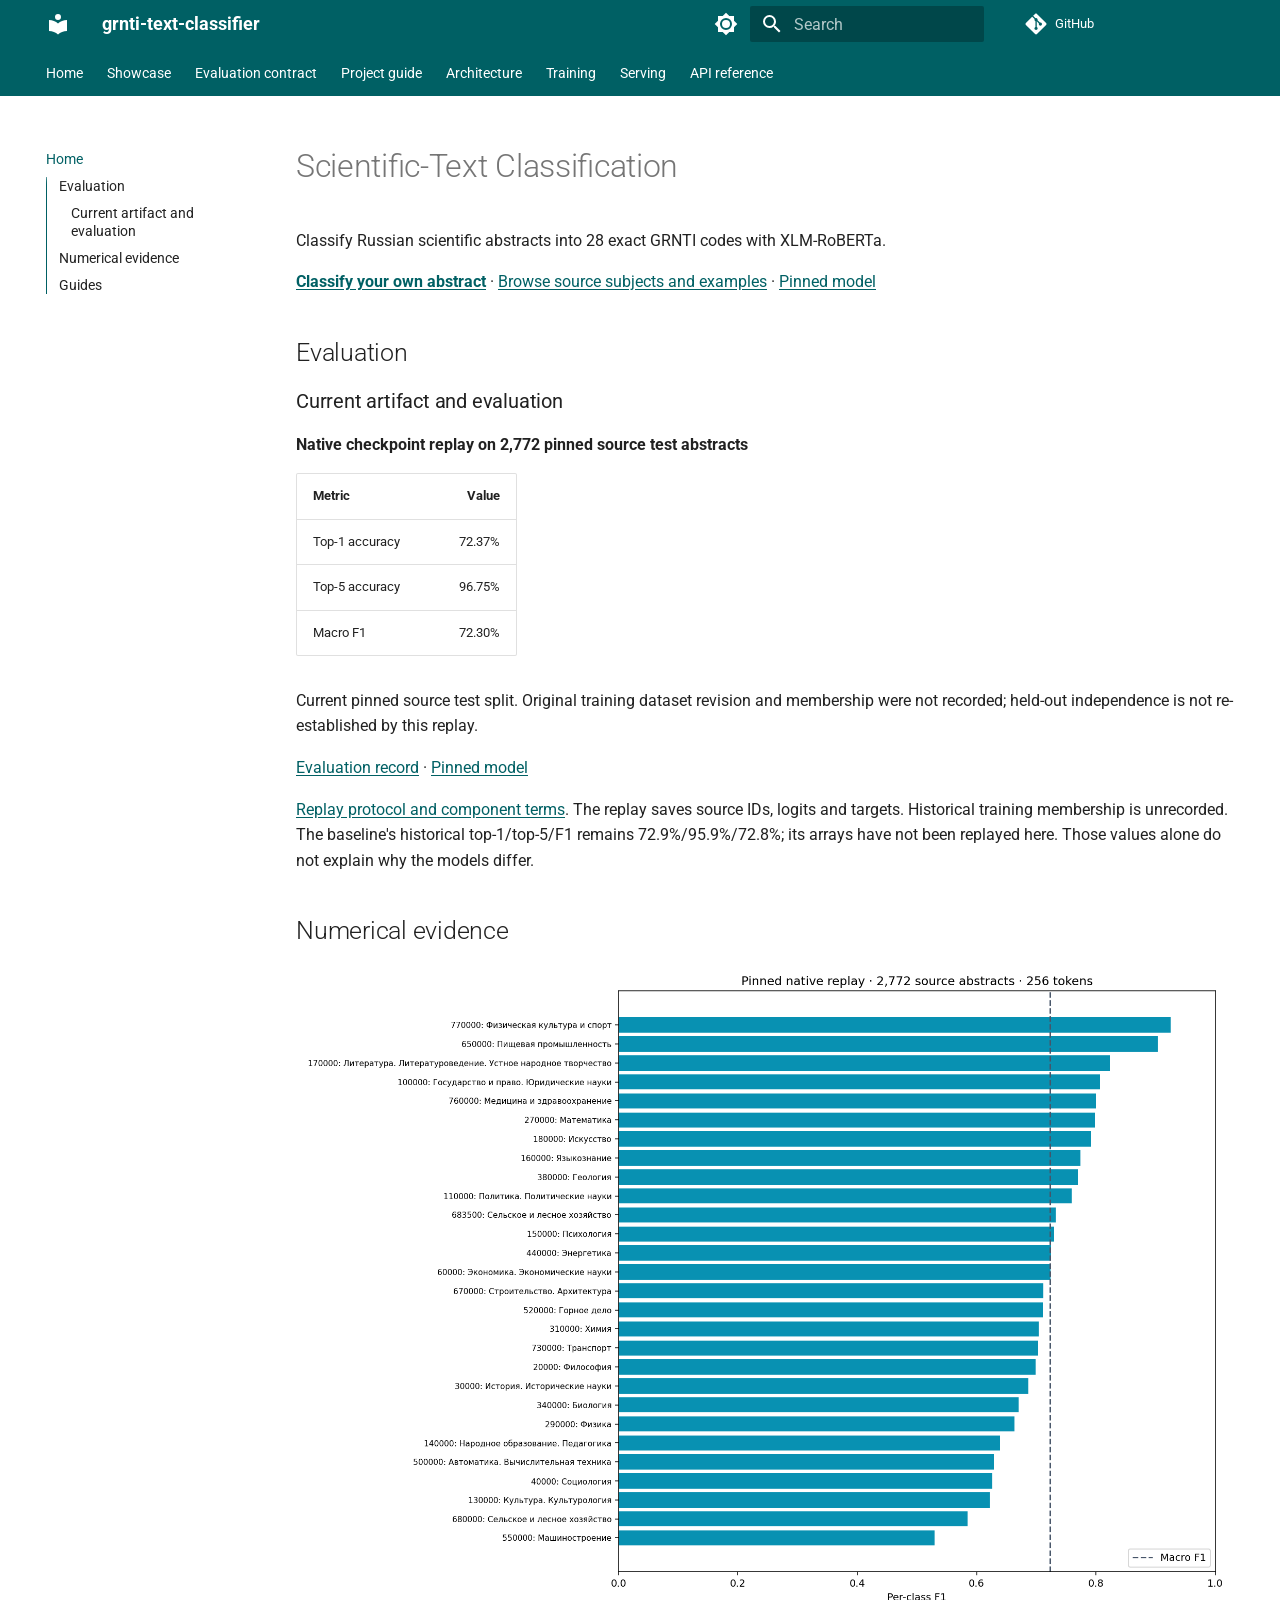
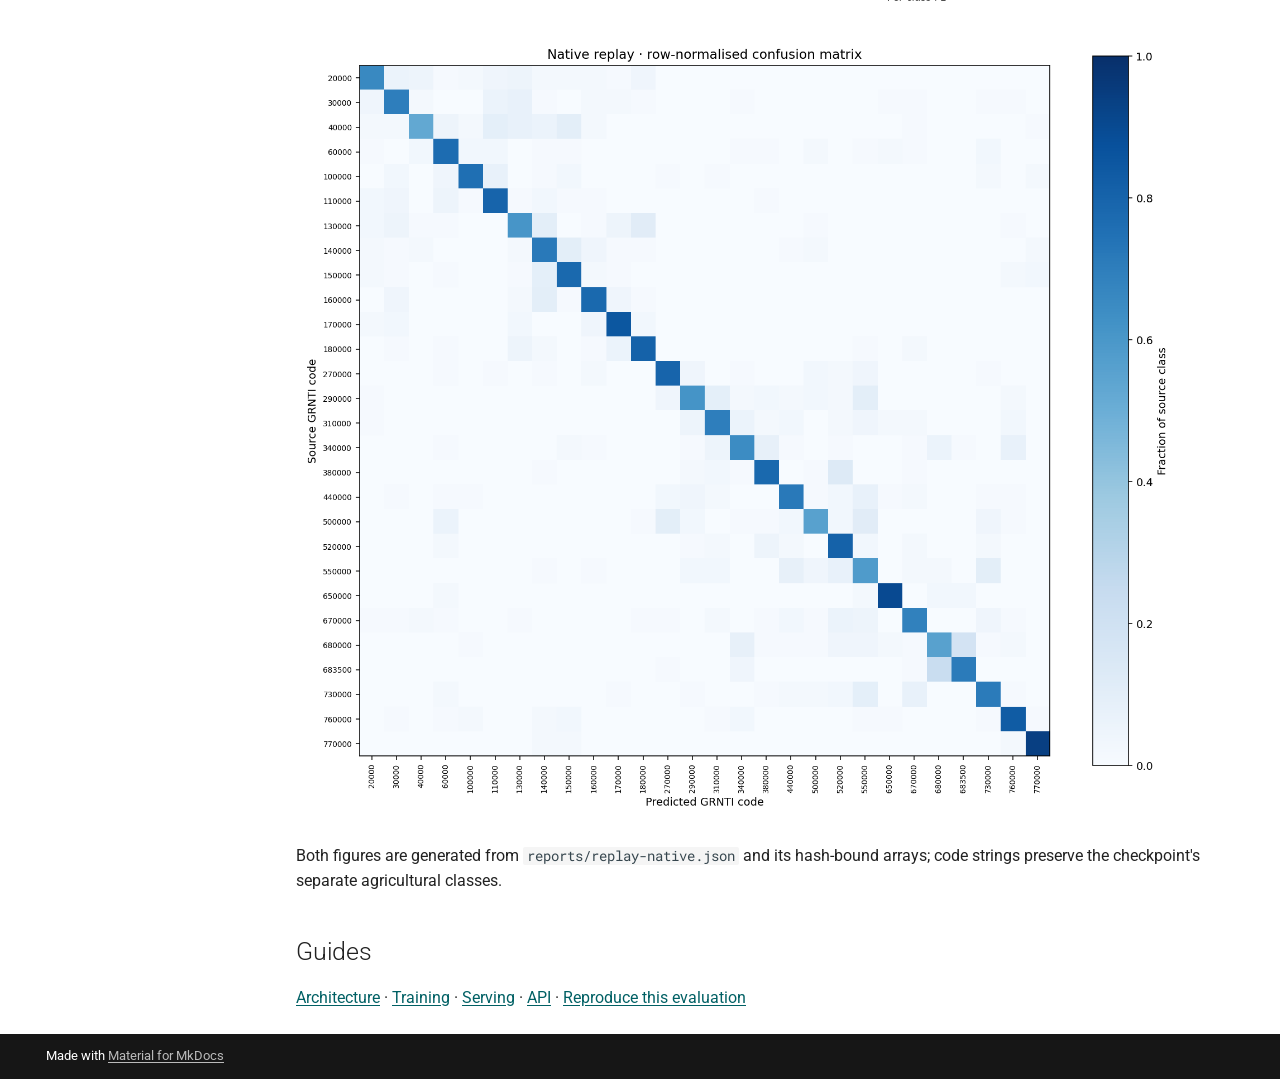
<file: index.html>
<!doctype html>
<html lang="en" class="no-js">
  <head>
    
      <meta charset="utf-8">
      <meta name="viewport" content="width=device-width,initial-scale=1">
      
        <meta name="description" content="Russian scientific-text classification with pinned artifacts and evaluation provenance.">
      
      
      
      
      
        <link rel="next" href="showcase/">
      
      
        
      
      
      <link rel="icon" href="assets/images/favicon.png">
      <meta name="generator" content="mkdocs-1.6.1, mkdocs-material-9.7.6">
    
    
      
        <title>grnti-text-classifier</title>
      
    
    
      <link rel="stylesheet" href="assets/stylesheets/main.484c7ddc.min.css">
      
        
        <link rel="stylesheet" href="assets/stylesheets/palette.ab4e12ef.min.css">
      
      


    
    
      
    
    
      
        
        
        <link rel="preconnect" href="https://fonts.gstatic.com" crossorigin>
        <link rel="stylesheet" href="https://fonts.googleapis.com/css?family=Roboto:300,300i,400,400i,700,700i%7CRoboto+Mono:400,400i,700,700i&display=fallback">
        <style>:root{--md-text-font:"Roboto";--md-code-font:"Roboto Mono"}</style>
      
    
    
      <link rel="stylesheet" href="assets/_mkdocstrings.css">
    
      <link rel="stylesheet" href="assets/accessibility.css?v=20261015-a11y3">
    
      <link rel="stylesheet" href="assets/showcase/explorer.css">
    
    <script>__md_scope=new URL(".",location),__md_hash=e=>[...e].reduce(((e,_)=>(e<<5)-e+_.charCodeAt(0)),0),__md_get=(e,_=localStorage,t=__md_scope)=>JSON.parse(_.getItem(t.pathname+"."+e)),__md_set=(e,_,t=localStorage,a=__md_scope)=>{try{t.setItem(a.pathname+"."+e,JSON.stringify(_))}catch(e){}}</script>
    
      

    
    
  </head>
  
  
    
    
      
    
    
    
    
    <body dir="ltr" data-md-color-scheme="default" data-md-color-primary="cyan" data-md-color-accent="cyan">
  
    
    <input class="md-toggle" data-md-toggle="drawer" type="checkbox" id="__drawer" autocomplete="off">
    <input class="md-toggle" data-md-toggle="search" type="checkbox" id="__search" autocomplete="off">
    <label class="md-overlay" for="__drawer"></label>
    <div data-md-component="skip">
      
        
        <a href="#scientific-text-classification" class="md-skip">
          Skip to content
        </a>
      
    </div>
    <div data-md-component="announce">
      
    </div>
    
    
      

<header class="md-header" data-md-component="header">
  <nav class="md-header__inner md-grid" aria-label="Header">
    <a href="." title="grnti-text-classifier" class="md-header__button md-logo" aria-label="grnti-text-classifier" data-md-component="logo">
      
  
  <svg xmlns="http://www.w3.org/2000/svg" viewBox="0 0 24 24"><path d="M12 8a3 3 0 0 0 3-3 3 3 0 0 0-3-3 3 3 0 0 0-3 3 3 3 0 0 0 3 3m0 3.54C9.64 9.35 6.5 8 3 8v11c3.5 0 6.64 1.35 9 3.54 2.36-2.19 5.5-3.54 9-3.54V8c-3.5 0-6.64 1.35-9 3.54"/></svg>

    </a>
    <label class="md-header__button md-icon" for="__drawer">
      
      <svg xmlns="http://www.w3.org/2000/svg" viewBox="0 0 24 24"><path d="M3 6h18v2H3zm0 5h18v2H3zm0 5h18v2H3z"/></svg>
    </label>
    <div class="md-header__title" data-md-component="header-title">
      <div class="md-header__ellipsis">
        <div class="md-header__topic">
          <span class="md-ellipsis">
            grnti-text-classifier
          </span>
        </div>
        <div class="md-header__topic" data-md-component="header-topic">
          <span class="md-ellipsis">
            
              Home
            
          </span>
        </div>
      </div>
    </div>
    
      
        <form class="md-header__option" data-md-component="palette">
  
    
    
    
    <input class="md-option" data-md-color-media="(prefers-color-scheme: light)" data-md-color-scheme="default" data-md-color-primary="cyan" data-md-color-accent="cyan"  aria-label="Switch to dark mode"  type="radio" name="__palette" id="__palette_0">
    
      <label class="md-header__button md-icon" title="Switch to dark mode" for="__palette_1" hidden>
        <svg xmlns="http://www.w3.org/2000/svg" viewBox="0 0 24 24"><path d="M12 8a4 4 0 0 0-4 4 4 4 0 0 0 4 4 4 4 0 0 0 4-4 4 4 0 0 0-4-4m0 10a6 6 0 0 1-6-6 6 6 0 0 1 6-6 6 6 0 0 1 6 6 6 6 0 0 1-6 6m8-9.31V4h-4.69L12 .69 8.69 4H4v4.69L.69 12 4 15.31V20h4.69L12 23.31 15.31 20H20v-4.69L23.31 12z"/></svg>
      </label>
    
  
    
    
    
    <input class="md-option" data-md-color-media="(prefers-color-scheme: dark)" data-md-color-scheme="slate" data-md-color-primary="cyan" data-md-color-accent="cyan"  aria-label="Switch to light mode"  type="radio" name="__palette" id="__palette_1">
    
      <label class="md-header__button md-icon" title="Switch to light mode" for="__palette_0" hidden>
        <svg xmlns="http://www.w3.org/2000/svg" viewBox="0 0 24 24"><path d="M12 18c-.89 0-1.74-.2-2.5-.55C11.56 16.5 13 14.42 13 12s-1.44-4.5-3.5-5.45C10.26 6.2 11.11 6 12 6a6 6 0 0 1 6 6 6 6 0 0 1-6 6m8-9.31V4h-4.69L12 .69 8.69 4H4v4.69L.69 12 4 15.31V20h4.69L12 23.31 15.31 20H20v-4.69L23.31 12z"/></svg>
      </label>
    
  
</form>
      
    
    
      <script>var palette=__md_get("__palette");if(palette&&palette.color){if("(prefers-color-scheme)"===palette.color.media){var media=matchMedia("(prefers-color-scheme: light)"),input=document.querySelector(media.matches?"[data-md-color-media='(prefers-color-scheme: light)']":"[data-md-color-media='(prefers-color-scheme: dark)']");palette.color.media=input.getAttribute("data-md-color-media"),palette.color.scheme=input.getAttribute("data-md-color-scheme"),palette.color.primary=input.getAttribute("data-md-color-primary"),palette.color.accent=input.getAttribute("data-md-color-accent")}for(var[key,value]of Object.entries(palette.color))document.body.setAttribute("data-md-color-"+key,value)}</script>
    
    
    
      
      
        <label class="md-header__button md-icon" for="__search">
          
          <svg xmlns="http://www.w3.org/2000/svg" viewBox="0 0 24 24"><path d="M9.5 3A6.5 6.5 0 0 1 16 9.5c0 1.61-.59 3.09-1.56 4.23l.27.27h.79l5 5-1.5 1.5-5-5v-.79l-.27-.27A6.52 6.52 0 0 1 9.5 16 6.5 6.5 0 0 1 3 9.5 6.5 6.5 0 0 1 9.5 3m0 2C7 5 5 7 5 9.5S7 14 9.5 14 14 12 14 9.5 12 5 9.5 5"/></svg>
        </label>
        <div class="md-search" data-md-component="search" role="dialog">
  <label class="md-search__overlay" for="__search"></label>
  <div class="md-search__inner" role="search">
    <form class="md-search__form" name="search">
      <input type="text" class="md-search__input" name="query" aria-label="Search" placeholder="Search" autocapitalize="off" autocorrect="off" autocomplete="off" spellcheck="false" data-md-component="search-query" required>
      <label class="md-search__icon md-icon" for="__search">
        
        <svg xmlns="http://www.w3.org/2000/svg" viewBox="0 0 24 24"><path d="M9.5 3A6.5 6.5 0 0 1 16 9.5c0 1.61-.59 3.09-1.56 4.23l.27.27h.79l5 5-1.5 1.5-5-5v-.79l-.27-.27A6.52 6.52 0 0 1 9.5 16 6.5 6.5 0 0 1 3 9.5 6.5 6.5 0 0 1 9.5 3m0 2C7 5 5 7 5 9.5S7 14 9.5 14 14 12 14 9.5 12 5 9.5 5"/></svg>
        
        <svg xmlns="http://www.w3.org/2000/svg" viewBox="0 0 24 24"><path d="M20 11v2H8l5.5 5.5-1.42 1.42L4.16 12l7.92-7.92L13.5 5.5 8 11z"/></svg>
      </label>
      <nav class="md-search__options" aria-label="Search">
        
        <button type="reset" class="md-search__icon md-icon" title="Clear" aria-label="Clear" tabindex="-1">
          
          <svg xmlns="http://www.w3.org/2000/svg" viewBox="0 0 24 24"><path d="M19 6.41 17.59 5 12 10.59 6.41 5 5 6.41 10.59 12 5 17.59 6.41 19 12 13.41 17.59 19 19 17.59 13.41 12z"/></svg>
        </button>
      </nav>
      
        <div class="md-search__suggest" data-md-component="search-suggest"></div>
      
    </form>
    <div class="md-search__output">
      <div class="md-search__scrollwrap" tabindex="0" data-md-scrollfix>
        <div class="md-search-result" data-md-component="search-result">
          <div class="md-search-result__meta">
            Initializing search
          </div>
          <ol class="md-search-result__list" role="presentation"></ol>
        </div>
      </div>
    </div>
  </div>
</div>
      
    
    
      <div class="md-header__source">
        <a href="https://github.com/kiselyovd/grnti-text-classifier" title="Go to repository" class="md-source" data-md-component="source">
  <div class="md-source__icon md-icon">
    
    <svg xmlns="http://www.w3.org/2000/svg" viewBox="0 0 448 512"><!--! Font Awesome Free 7.1.0 by @fontawesome - https://fontawesome.com License - https://fontawesome.com/license/free (Icons: CC BY 4.0, Fonts: SIL OFL 1.1, Code: MIT License) Copyright 2025 Fonticons, Inc.--><path d="M439.6 236.1 244 40.5c-5.4-5.5-12.8-8.5-20.4-8.5s-15 3-20.4 8.4L162.5 81l51.5 51.5c27.1-9.1 52.7 16.8 43.4 43.7l49.7 49.7c34.2-11.8 61.2 31 35.5 56.7-26.5 26.5-70.2-2.9-56-37.3L240.3 199v121.9c25.3 12.5 22.3 41.8 9.1 55-6.4 6.4-15.2 10.1-24.3 10.1s-17.8-3.6-24.3-10.1c-17.6-17.6-11.1-46.9 11.2-56v-123c-20.8-8.5-24.6-30.7-18.6-45L142.6 101 8.5 235.1C3 240.6 0 247.9 0 255.5s3 15 8.5 20.4l195.6 195.7c5.4 5.4 12.7 8.4 20.4 8.4s15-3 20.4-8.4l194.7-194.7c5.4-5.4 8.4-12.8 8.4-20.4s-3-15-8.4-20.4"/></svg>
  </div>
  <div class="md-source__repository">
    GitHub
  </div>
</a>
      </div>
    
  </nav>
  
</header>
    
    <div class="md-container" data-md-component="container">
      
      
        
          
            
<nav class="md-tabs" aria-label="Tabs" data-md-component="tabs">
  <div class="md-grid">
    <ul class="md-tabs__list">
      
        
  
  
  
    
  
  
    <li class="md-tabs__item md-tabs__item--active">
      <a href="." class="md-tabs__link">
        
  
  
    
  
  Home

      </a>
    </li>
  

      
        
  
  
  
  
    <li class="md-tabs__item">
      <a href="showcase/" class="md-tabs__link">
        
  
  
    
  
  Showcase

      </a>
    </li>
  

      
        
  
  
  
  
    <li class="md-tabs__item">
      <a href="EVALUATION/" class="md-tabs__link">
        
  
  
    
  
  Evaluation contract

      </a>
    </li>
  

      
        
  
  
  
  
    <li class="md-tabs__item">
      <a href="project-guide/" class="md-tabs__link">
        
  
  
    
  
  Project guide

      </a>
    </li>
  

      
        
  
  
  
  
    <li class="md-tabs__item">
      <a href="architecture/" class="md-tabs__link">
        
  
  
    
  
  Architecture

      </a>
    </li>
  

      
        
  
  
  
  
    <li class="md-tabs__item">
      <a href="training/" class="md-tabs__link">
        
  
  
    
  
  Training

      </a>
    </li>
  

      
        
  
  
  
  
    <li class="md-tabs__item">
      <a href="serving/" class="md-tabs__link">
        
  
  
    
  
  Serving

      </a>
    </li>
  

      
        
  
  
  
  
    <li class="md-tabs__item">
      <a href="api/" class="md-tabs__link">
        
  
  
    
  
  API reference

      </a>
    </li>
  

      
    </ul>
  </div>
</nav>
          
        
      
      <main class="md-main" data-md-component="main">
        <div class="md-main__inner md-grid">
          
            
              
              <div class="md-sidebar md-sidebar--primary" data-md-component="sidebar" data-md-type="navigation" >
                <div class="md-sidebar__scrollwrap">
                  <div class="md-sidebar__inner">
                    


  


  

<nav class="md-nav md-nav--primary md-nav--lifted md-nav--integrated" aria-label="Navigation" data-md-level="0">
  <label class="md-nav__title" for="__drawer">
    <a href="." title="grnti-text-classifier" class="md-nav__button md-logo" aria-label="grnti-text-classifier" data-md-component="logo">
      
  
  <svg xmlns="http://www.w3.org/2000/svg" viewBox="0 0 24 24"><path d="M12 8a3 3 0 0 0 3-3 3 3 0 0 0-3-3 3 3 0 0 0-3 3 3 3 0 0 0 3 3m0 3.54C9.64 9.35 6.5 8 3 8v11c3.5 0 6.64 1.35 9 3.54 2.36-2.19 5.5-3.54 9-3.54V8c-3.5 0-6.64 1.35-9 3.54"/></svg>

    </a>
    grnti-text-classifier
  </label>
  
    <div class="md-nav__source">
      <a href="https://github.com/kiselyovd/grnti-text-classifier" title="Go to repository" class="md-source" data-md-component="source">
  <div class="md-source__icon md-icon">
    
    <svg xmlns="http://www.w3.org/2000/svg" viewBox="0 0 448 512"><!--! Font Awesome Free 7.1.0 by @fontawesome - https://fontawesome.com License - https://fontawesome.com/license/free (Icons: CC BY 4.0, Fonts: SIL OFL 1.1, Code: MIT License) Copyright 2025 Fonticons, Inc.--><path d="M439.6 236.1 244 40.5c-5.4-5.5-12.8-8.5-20.4-8.5s-15 3-20.4 8.4L162.5 81l51.5 51.5c27.1-9.1 52.7 16.8 43.4 43.7l49.7 49.7c34.2-11.8 61.2 31 35.5 56.7-26.5 26.5-70.2-2.9-56-37.3L240.3 199v121.9c25.3 12.5 22.3 41.8 9.1 55-6.4 6.4-15.2 10.1-24.3 10.1s-17.8-3.6-24.3-10.1c-17.6-17.6-11.1-46.9 11.2-56v-123c-20.8-8.5-24.6-30.7-18.6-45L142.6 101 8.5 235.1C3 240.6 0 247.9 0 255.5s3 15 8.5 20.4l195.6 195.7c5.4 5.4 12.7 8.4 20.4 8.4s15-3 20.4-8.4l194.7-194.7c5.4-5.4 8.4-12.8 8.4-20.4s-3-15-8.4-20.4"/></svg>
  </div>
  <div class="md-source__repository">
    GitHub
  </div>
</a>
    </div>
  
  <ul class="md-nav__list" data-md-scrollfix>
    
      
      
  
  
    
  
  
  
    <li class="md-nav__item md-nav__item--active">
      
      <input class="md-nav__toggle md-toggle" type="checkbox" id="__toc">
      
      
        
      
      
        <label class="md-nav__link md-nav__link--active" for="__toc">
          
  
  
  <span class="md-ellipsis">
    
  
    Home
  

    
  </span>
  
  

          <span class="md-nav__icon md-icon"></span>
        </label>
      
      <a href="." class="md-nav__link md-nav__link--active">
        
  
  
  <span class="md-ellipsis">
    
  
    Home
  

    
  </span>
  
  

      </a>
      
        

<nav class="md-nav md-nav--secondary" aria-label="Table of contents">
  
  
  
    
  
  
    <label class="md-nav__title" for="__toc">
      <span class="md-nav__icon md-icon"></span>
      Table of contents
    </label>
    <ul class="md-nav__list" data-md-component="toc" data-md-scrollfix>
      
        <li class="md-nav__item">
  <a href="#evaluation" class="md-nav__link">
    <span class="md-ellipsis">
      
        Evaluation
      
    </span>
  </a>
  
    <nav class="md-nav" aria-label="Evaluation">
      <ul class="md-nav__list">
        
          <li class="md-nav__item">
  <a href="#current-artifact-and-evaluation" class="md-nav__link">
    <span class="md-ellipsis">
      
        Current artifact and evaluation
      
    </span>
  </a>
  
</li>
        
      </ul>
    </nav>
  
</li>
      
        <li class="md-nav__item">
  <a href="#numerical-evidence" class="md-nav__link">
    <span class="md-ellipsis">
      
        Numerical evidence
      
    </span>
  </a>
  
</li>
      
        <li class="md-nav__item">
  <a href="#guides" class="md-nav__link">
    <span class="md-ellipsis">
      
        Guides
      
    </span>
  </a>
  
</li>
      
    </ul>
  
</nav>
      
    </li>
  

    
      
      
  
  
  
  
    <li class="md-nav__item">
      <a href="showcase/" class="md-nav__link">
        
  
  
  <span class="md-ellipsis">
    
  
    Showcase
  

    
  </span>
  
  

      </a>
    </li>
  

    
      
      
  
  
  
  
    <li class="md-nav__item">
      <a href="EVALUATION/" class="md-nav__link">
        
  
  
  <span class="md-ellipsis">
    
  
    Evaluation contract
  

    
  </span>
  
  

      </a>
    </li>
  

    
      
      
  
  
  
  
    <li class="md-nav__item">
      <a href="project-guide/" class="md-nav__link">
        
  
  
  <span class="md-ellipsis">
    
  
    Project guide
  

    
  </span>
  
  

      </a>
    </li>
  

    
      
      
  
  
  
  
    <li class="md-nav__item">
      <a href="architecture/" class="md-nav__link">
        
  
  
  <span class="md-ellipsis">
    
  
    Architecture
  

    
  </span>
  
  

      </a>
    </li>
  

    
      
      
  
  
  
  
    <li class="md-nav__item">
      <a href="training/" class="md-nav__link">
        
  
  
  <span class="md-ellipsis">
    
  
    Training
  

    
  </span>
  
  

      </a>
    </li>
  

    
      
      
  
  
  
  
    <li class="md-nav__item">
      <a href="serving/" class="md-nav__link">
        
  
  
  <span class="md-ellipsis">
    
  
    Serving
  

    
  </span>
  
  

      </a>
    </li>
  

    
      
      
  
  
  
  
    <li class="md-nav__item">
      <a href="api/" class="md-nav__link">
        
  
  
  <span class="md-ellipsis">
    
  
    API reference
  

    
  </span>
  
  

      </a>
    </li>
  

    
  </ul>
</nav>
                  </div>
                </div>
              </div>
            
            
          
          
            <div class="md-content" data-md-component="content">
              
              <article class="md-content__inner md-typeset">
                
                  


  
  


<h1 id="scientific-text-classification">Scientific-Text Classification</h1>
<p>Classify Russian scientific abstracts into 28 exact GRNTI codes with XLM-RoBERTa.</p>
<p><strong><a href="https://huggingface.co/spaces/kiselyovd/grnti-text-classifier-demo">Classify your own abstract</a></strong> · <a href="showcase/">Browse source subjects and examples</a> · <a href="https://huggingface.co/kiselyovd/grnti-text-classifier">Pinned model</a></p>
<h2 id="evaluation">Evaluation</h2>
<!-- ARTIFACT-MANIFEST:START -->
<h3 id="current-artifact-and-evaluation">Current artifact and evaluation</h3>
<p><strong>Native checkpoint replay on 2,772 pinned source test abstracts</strong></p>
<table>
<thead>
<tr>
<th>Metric</th>
<th style="text-align: right;">Value</th>
</tr>
</thead>
<tbody>
<tr>
<td>Top-1 accuracy</td>
<td style="text-align: right;">72.37%</td>
</tr>
<tr>
<td>Top-5 accuracy</td>
<td style="text-align: right;">96.75%</td>
</tr>
<tr>
<td>Macro F1</td>
<td style="text-align: right;">72.30%</td>
</tr>
</tbody>
</table>
<p>Current pinned source test split. Original training dataset revision and membership were not recorded; held-out independence is not re-established by this replay.</p>
<p><a href="https://github.com/kiselyovd/grnti-text-classifier/blob/main/reports/replay-native.json">Evaluation record</a> · <a href="https://huggingface.co/kiselyovd/grnti-text-classifier/tree/24fbe75c27112612a464935c95465def6af788ef">Pinned model</a></p>
<!-- ARTIFACT-MANIFEST:END -->

<p><a href="EVALUATION/">Replay protocol and component terms</a>. The replay saves source IDs, logits and targets. Historical training membership is unrecorded. The baseline's historical top-1/top-5/F1 remains 72.9%/95.9%/72.8%; its arrays have not been replayed here. Those values alone do not explain why the models differ.</p>
<h2 id="numerical-evidence">Numerical evidence</h2>
<p><img alt="Per-class F1 from the saved native replay" src="images/per_class_f1.png" /></p>
<p><img alt="Row-normalised confusion matrix from the saved native replay" src="images/confusion_matrix.png" /></p>
<p>Both figures are generated from <code>reports/replay-native.json</code> and its hash-bound arrays; code strings preserve the checkpoint's separate agricultural classes.</p>
<h2 id="guides">Guides</h2>
<p><a href="architecture/">Architecture</a> · <a href="training/">Training</a> · <a href="serving/">Serving</a> · <a href="api/">API</a> · <a href="EVALUATION/">Reproduce this evaluation</a></p>












                
              </article>
            </div>
          
          
<script>var target=document.getElementById(location.hash.slice(1));target&&target.name&&(target.checked=target.name.startsWith("__tabbed_"))</script>
        </div>
        
          <button type="button" class="md-top md-icon" data-md-component="top" hidden>
  
  <svg xmlns="http://www.w3.org/2000/svg" viewBox="0 0 24 24"><path d="M13 20h-2V8l-5.5 5.5-1.42-1.42L12 4.16l7.92 7.92-1.42 1.42L13 8z"/></svg>
  Back to top
</button>
        
      </main>
      
        <footer class="md-footer">
  
  <div class="md-footer-meta md-typeset">
    <div class="md-footer-meta__inner md-grid">
      <div class="md-copyright">
  
  
    Made with
    <a href="https://squidfunk.github.io/mkdocs-material/" target="_blank" rel="noopener">
      Material for MkDocs
    </a>
  
</div>
      
    </div>
  </div>
</footer>
      
    </div>
    <div class="md-dialog" data-md-component="dialog">
      <div class="md-dialog__inner md-typeset"></div>
    </div>
    
    
    
      
      
      <script id="__config" type="application/json">{"annotate": null, "base": ".", "features": ["content.code.copy", "navigation.indexes", "navigation.tabs", "navigation.top", "toc.integrate", "search.highlight", "search.suggest"], "search": "assets/javascripts/workers/search.2c215733.min.js", "tags": null, "translations": {"clipboard.copied": "Copied to clipboard", "clipboard.copy": "Copy to clipboard", "search.result.more.one": "1 more on this page", "search.result.more.other": "# more on this page", "search.result.none": "No matching documents", "search.result.one": "1 matching document", "search.result.other": "# matching documents", "search.result.placeholder": "Type to start searching", "search.result.term.missing": "Missing", "select.version": "Select version"}, "version": null}</script>
    
    
      <script src="assets/javascripts/bundle.79ae519e.min.js"></script>
      
        <script src="assets/showcase/explorer.js" type="module"></script>
      
    
  </body>
</html>
</file>
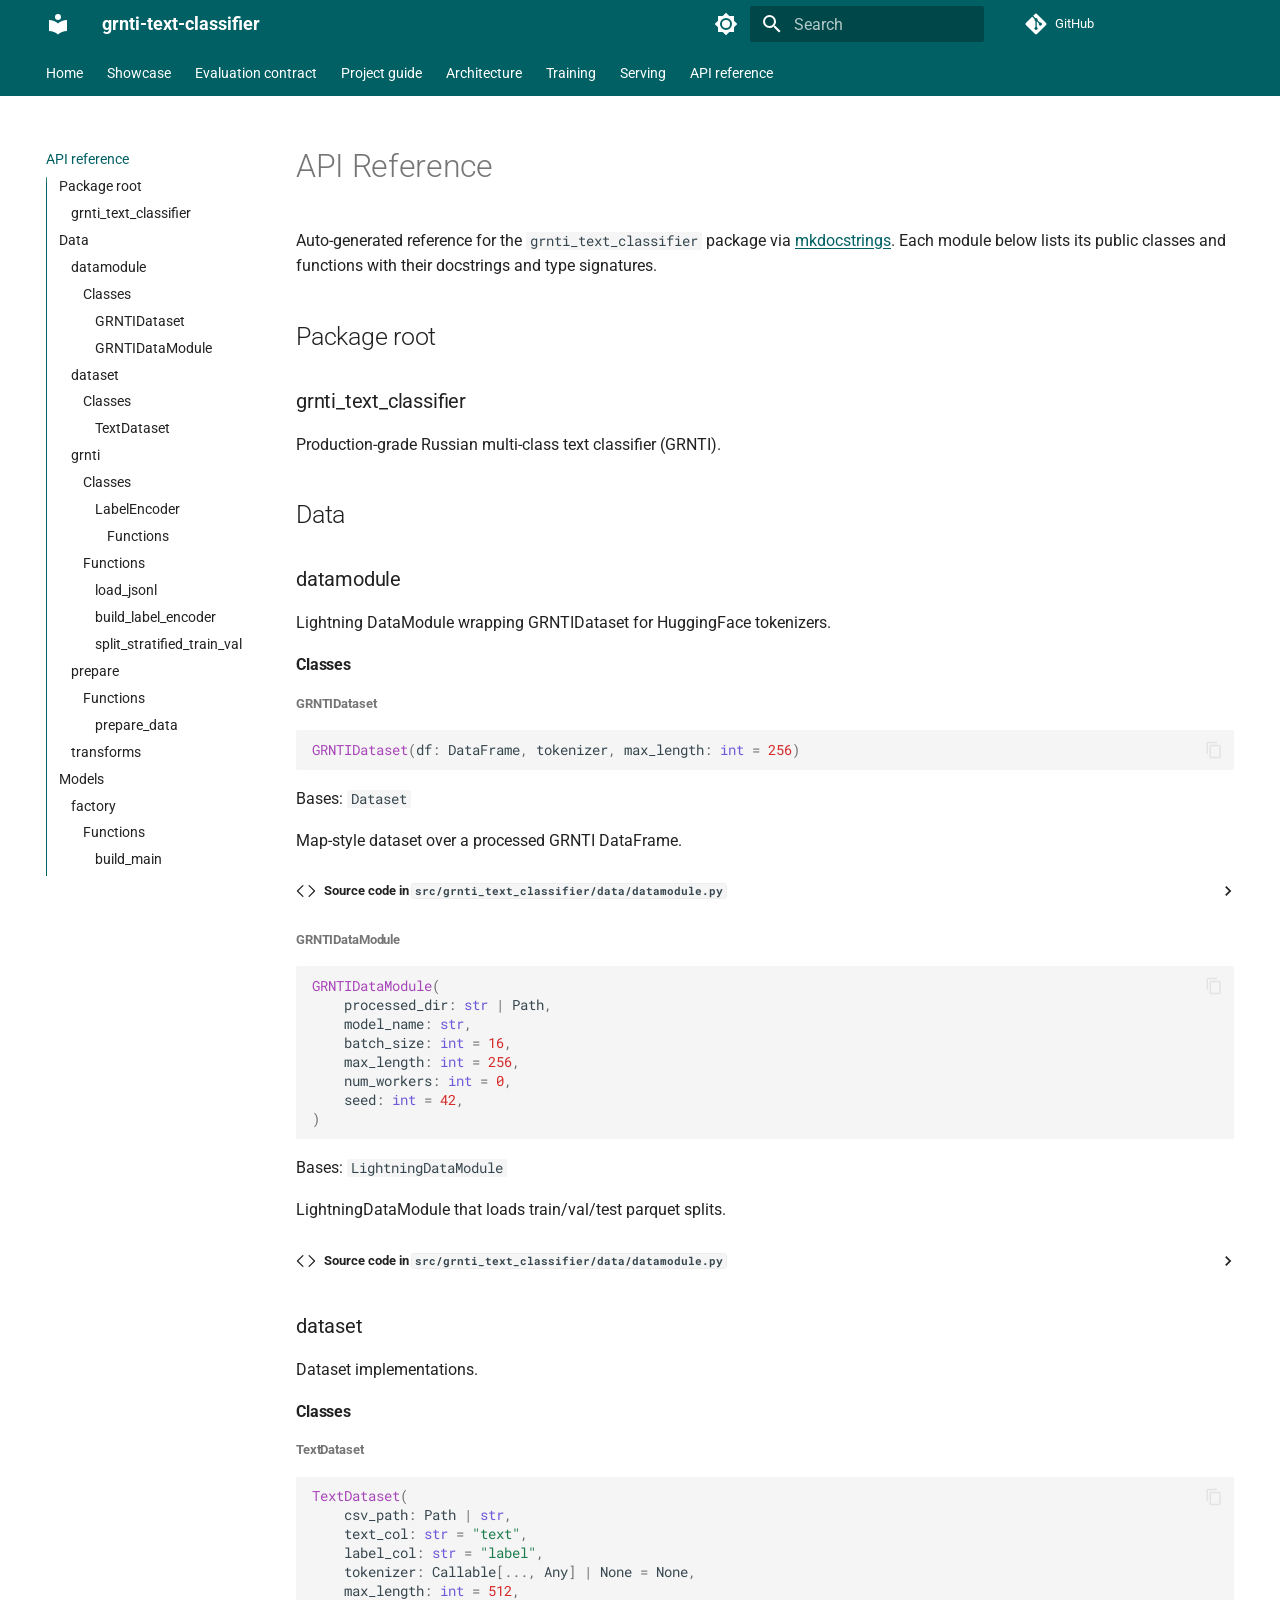
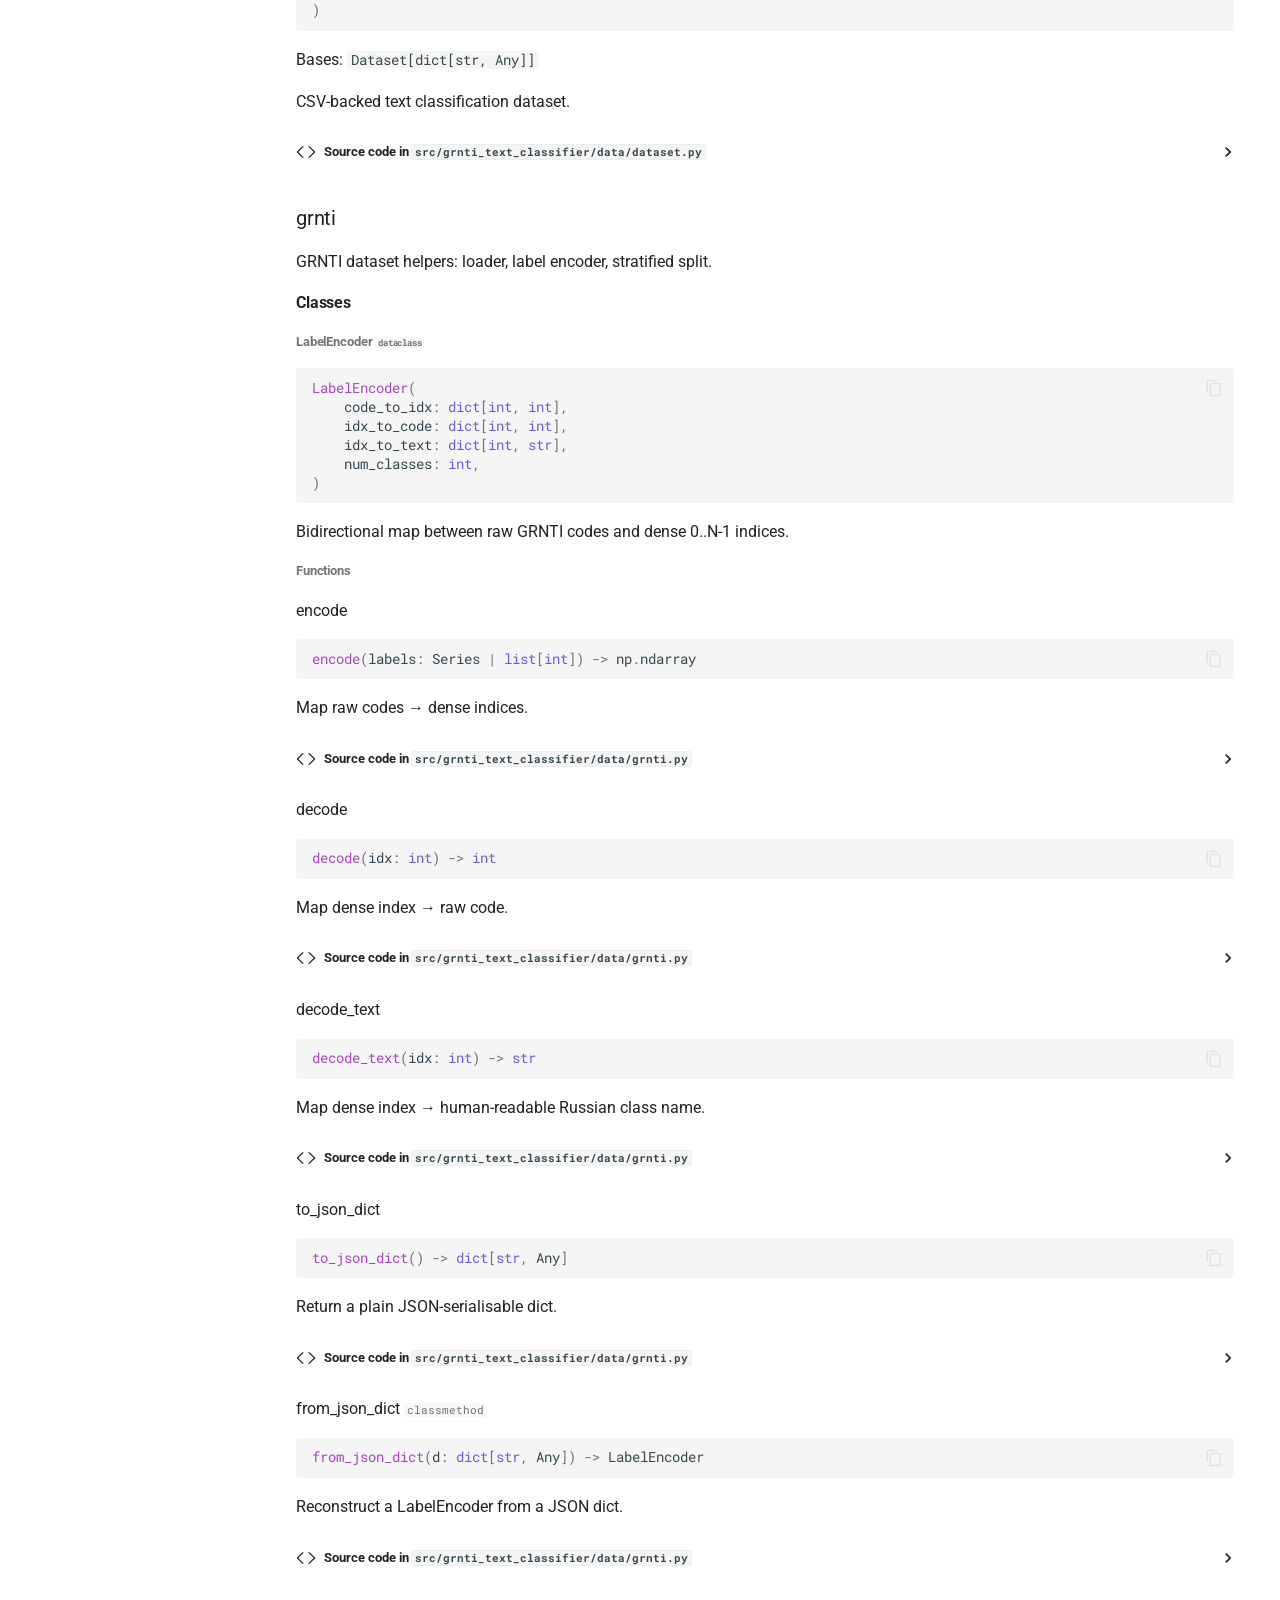
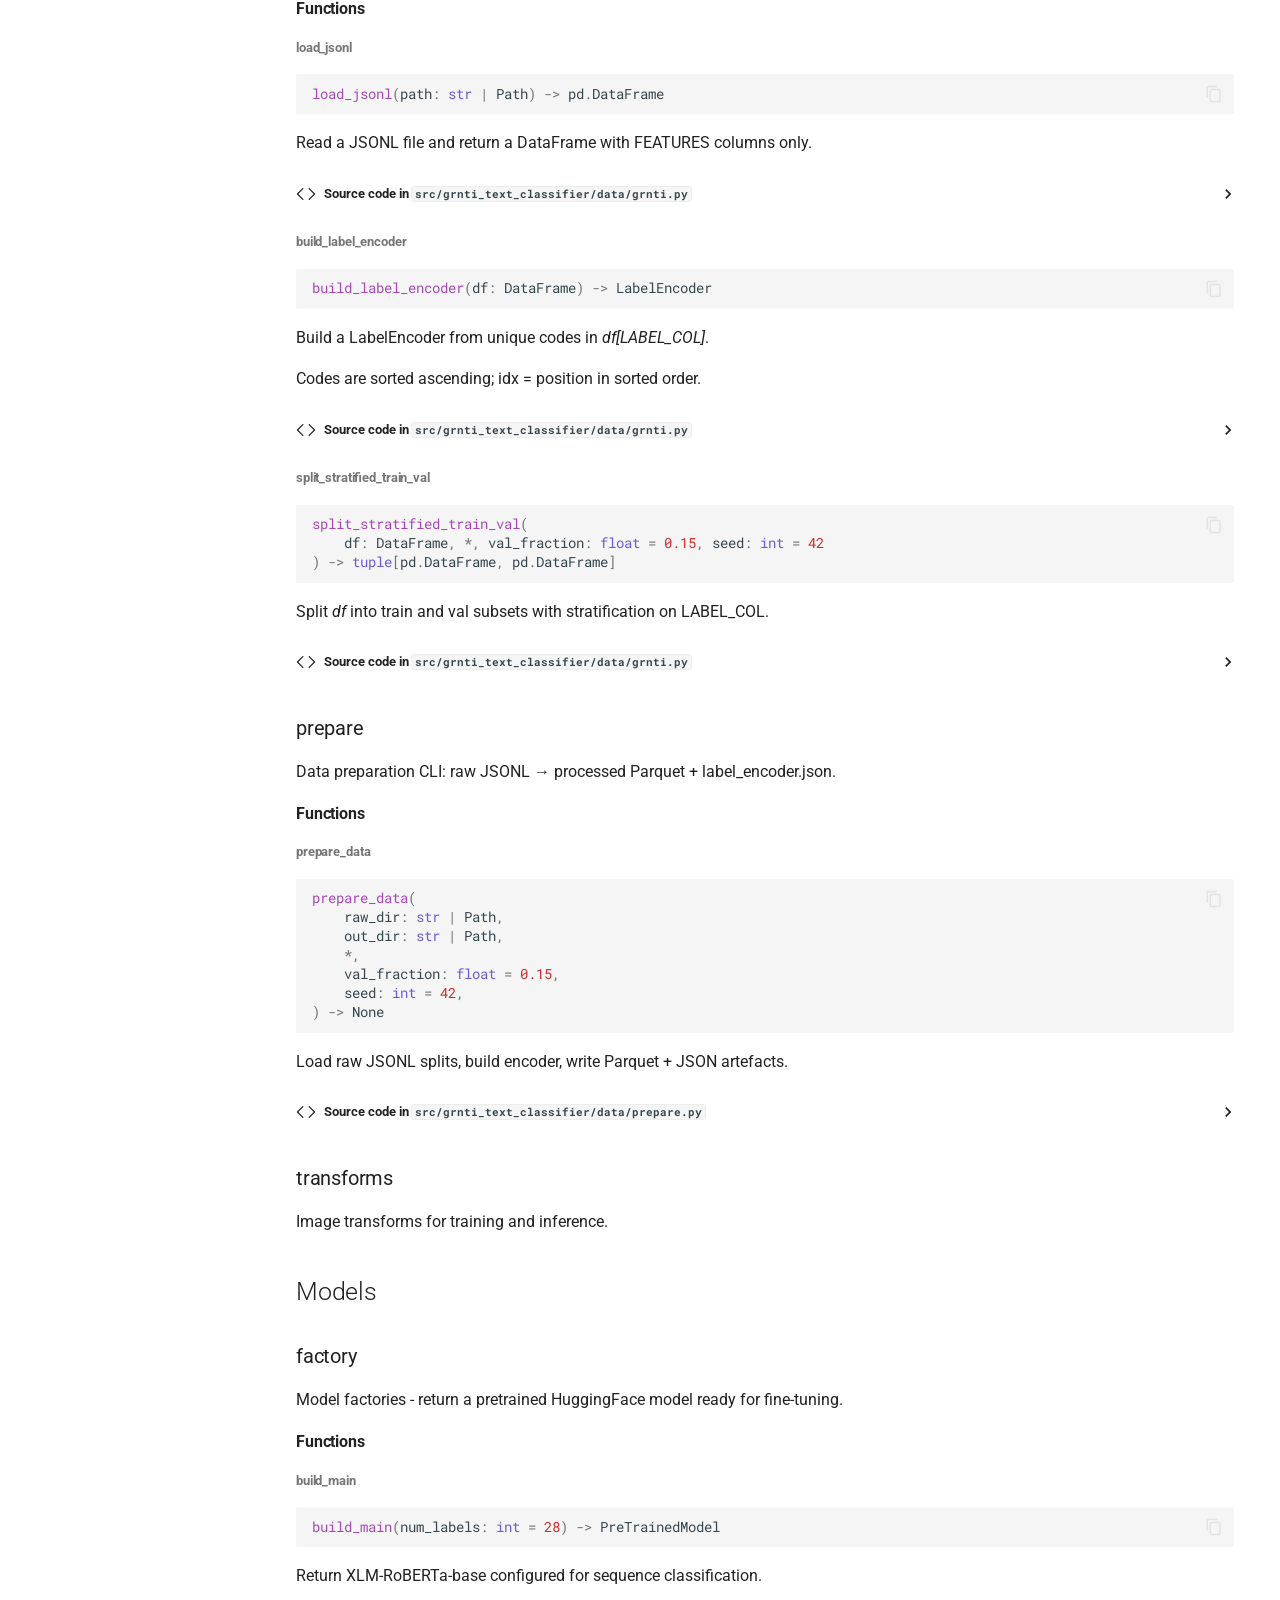
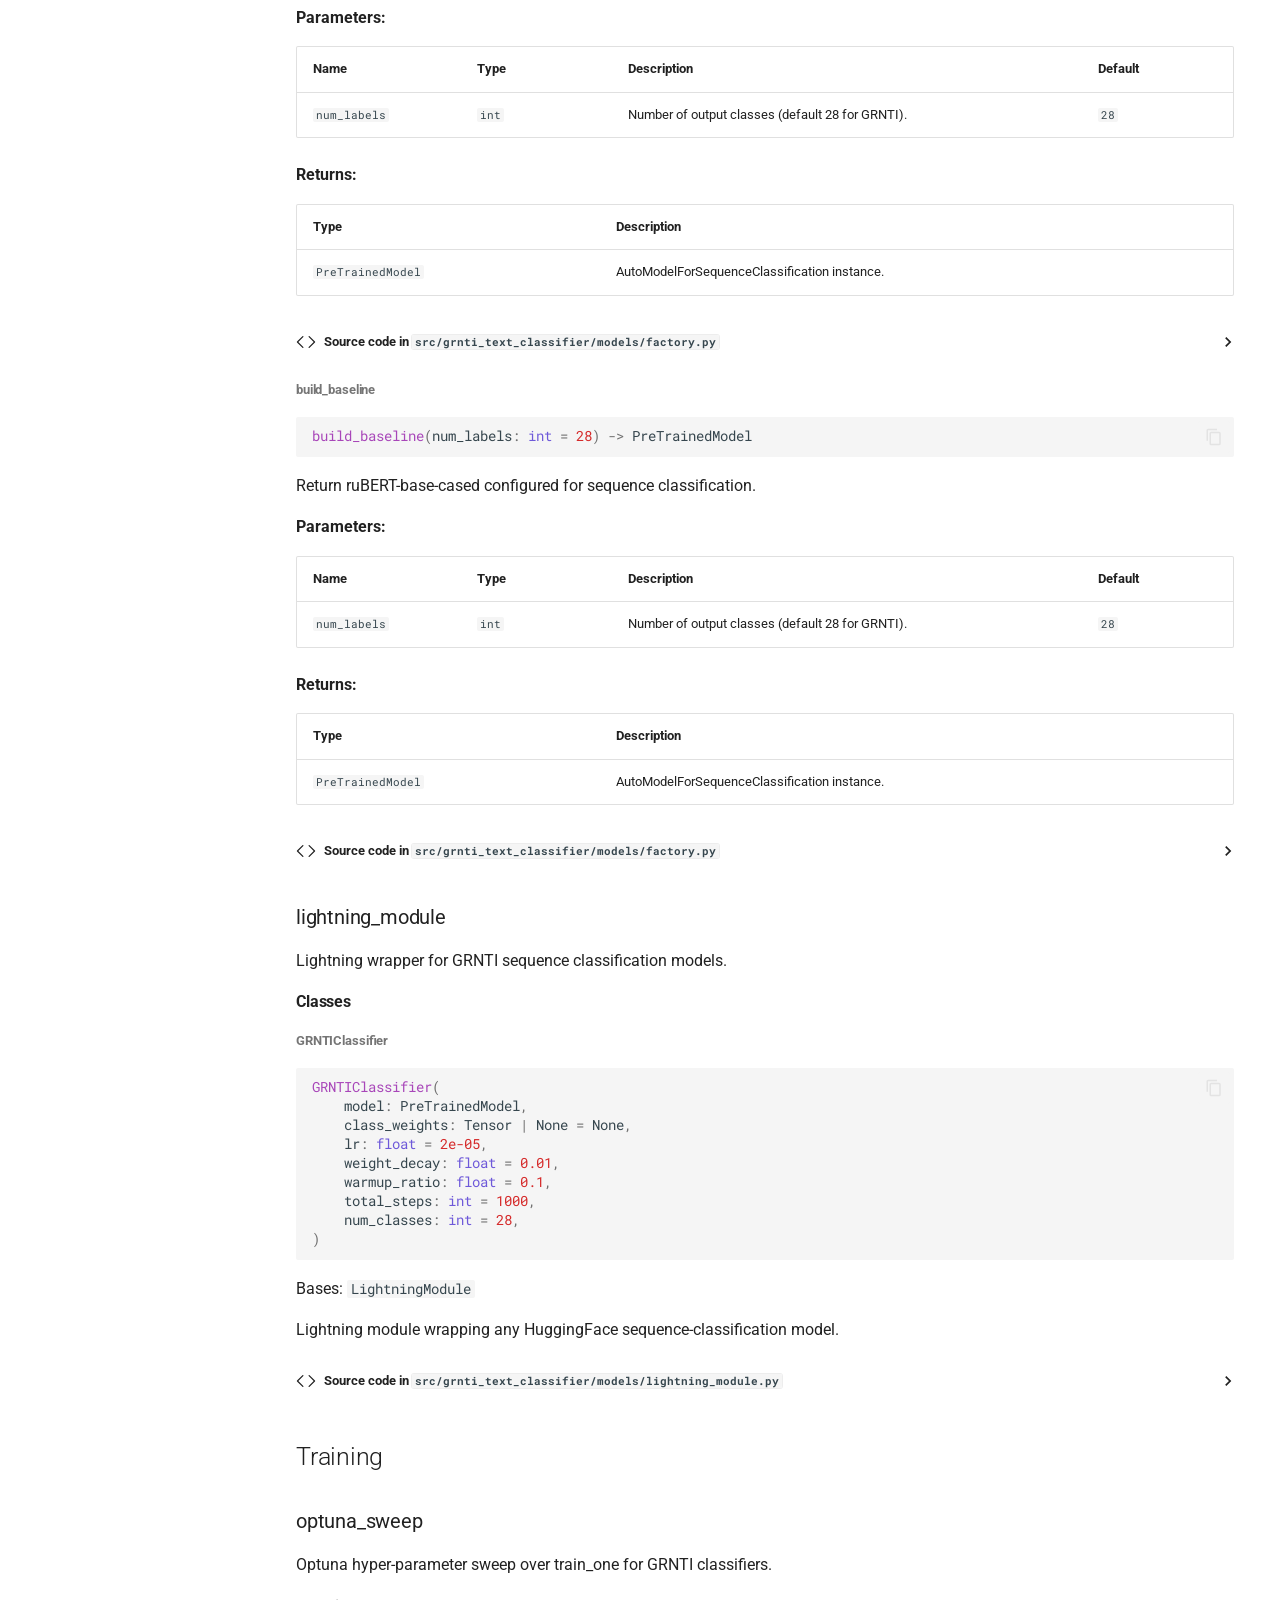
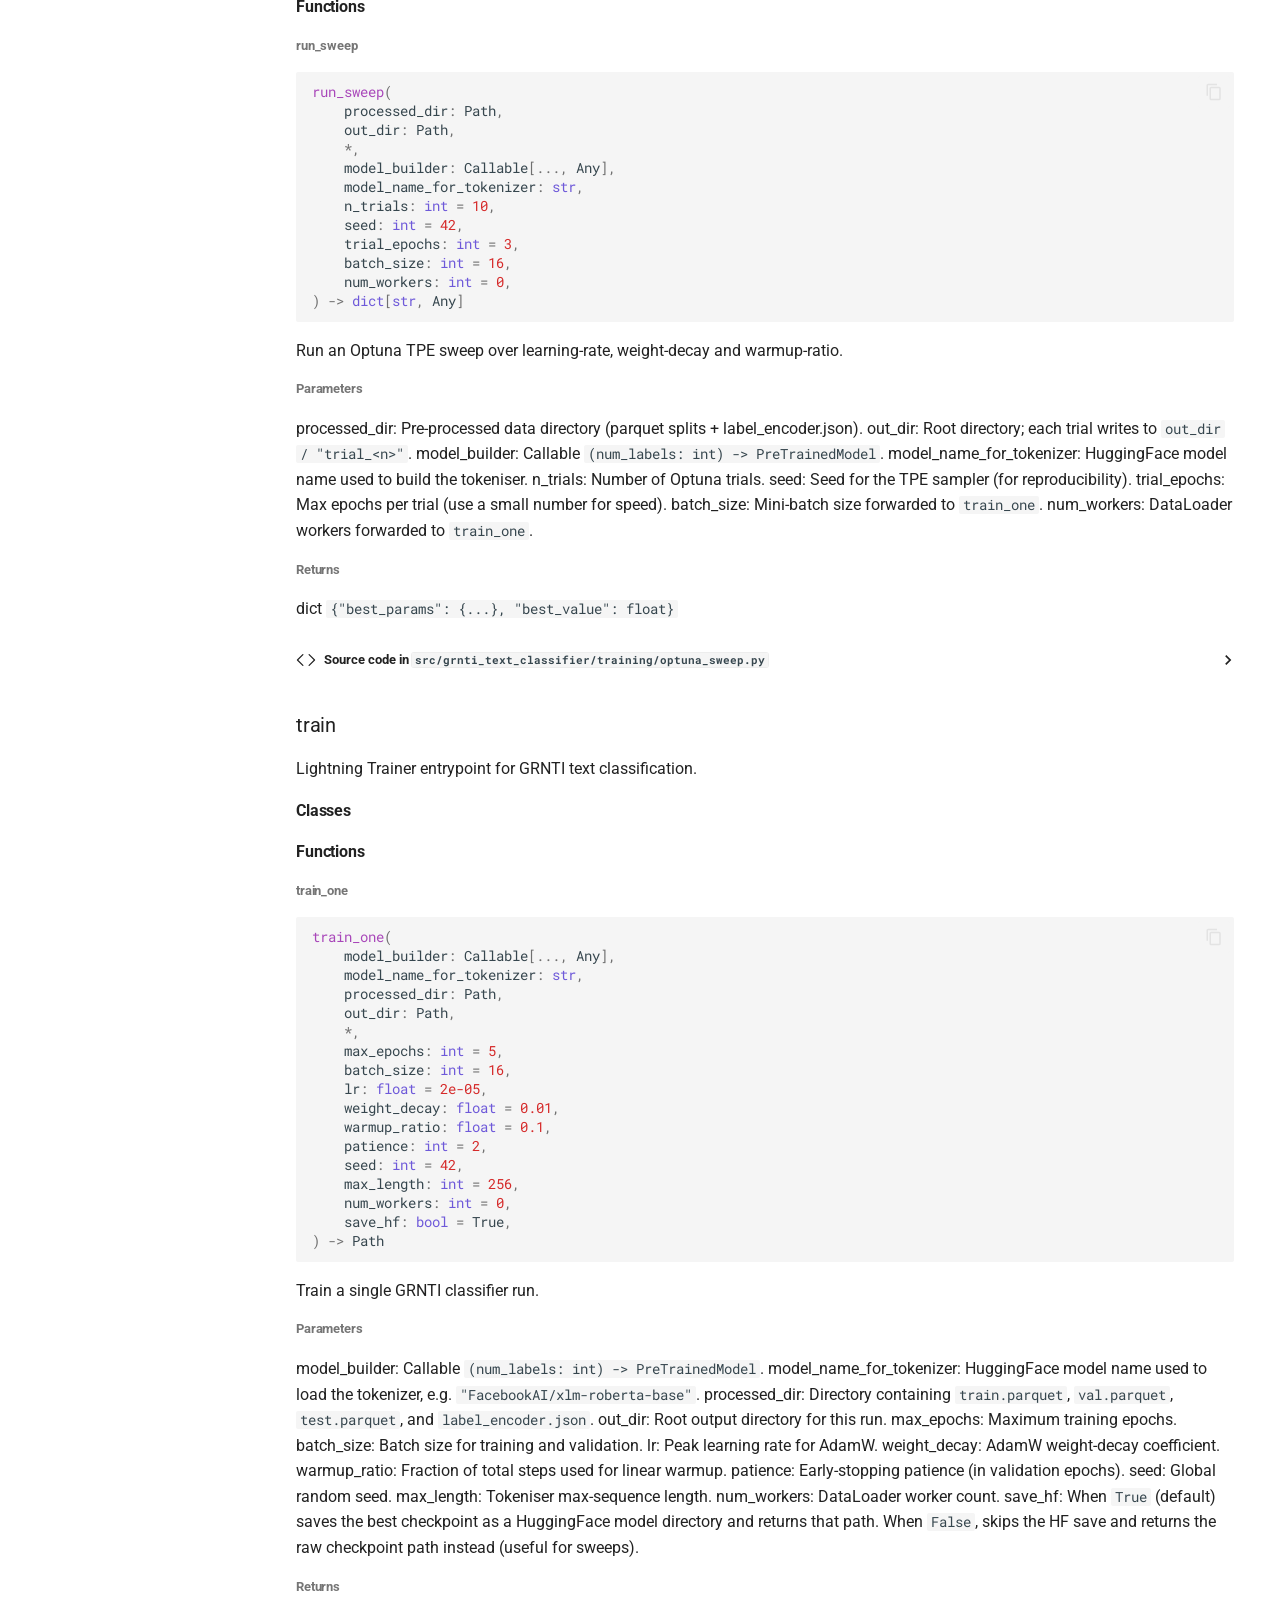
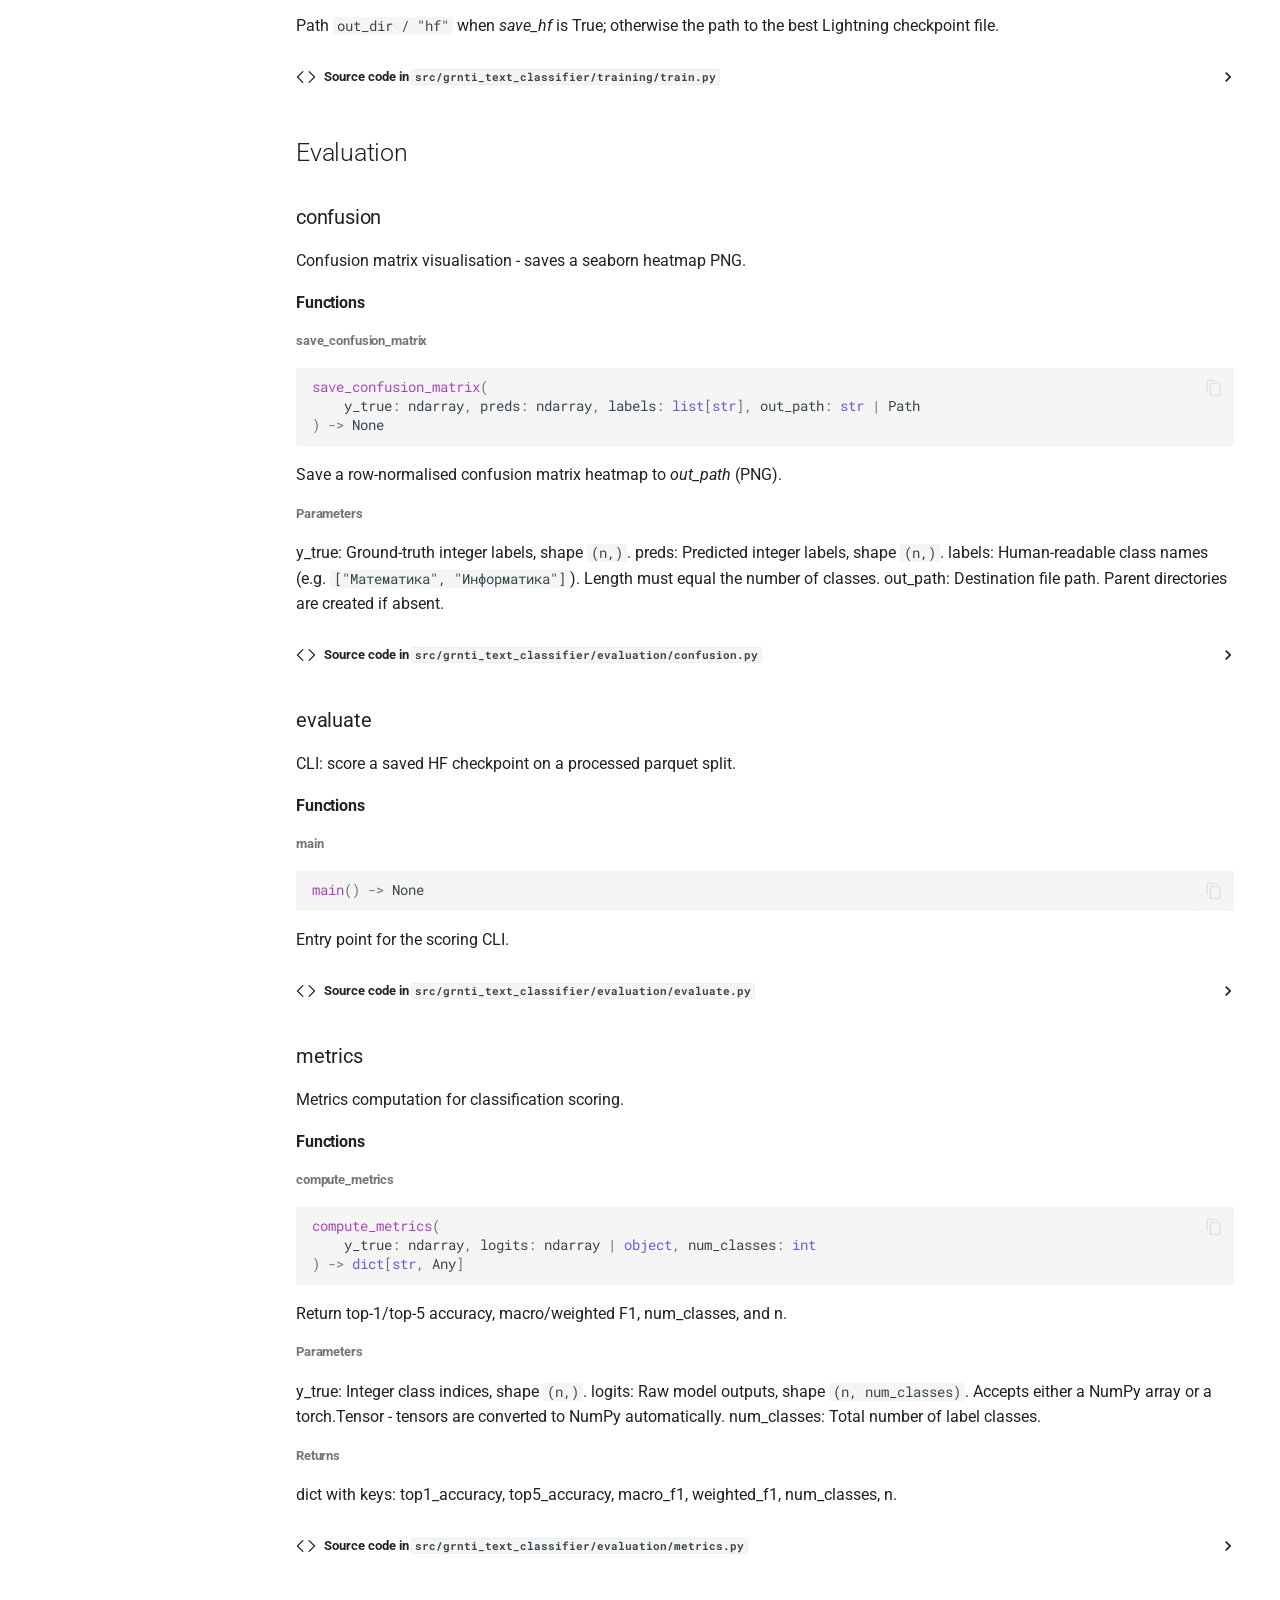
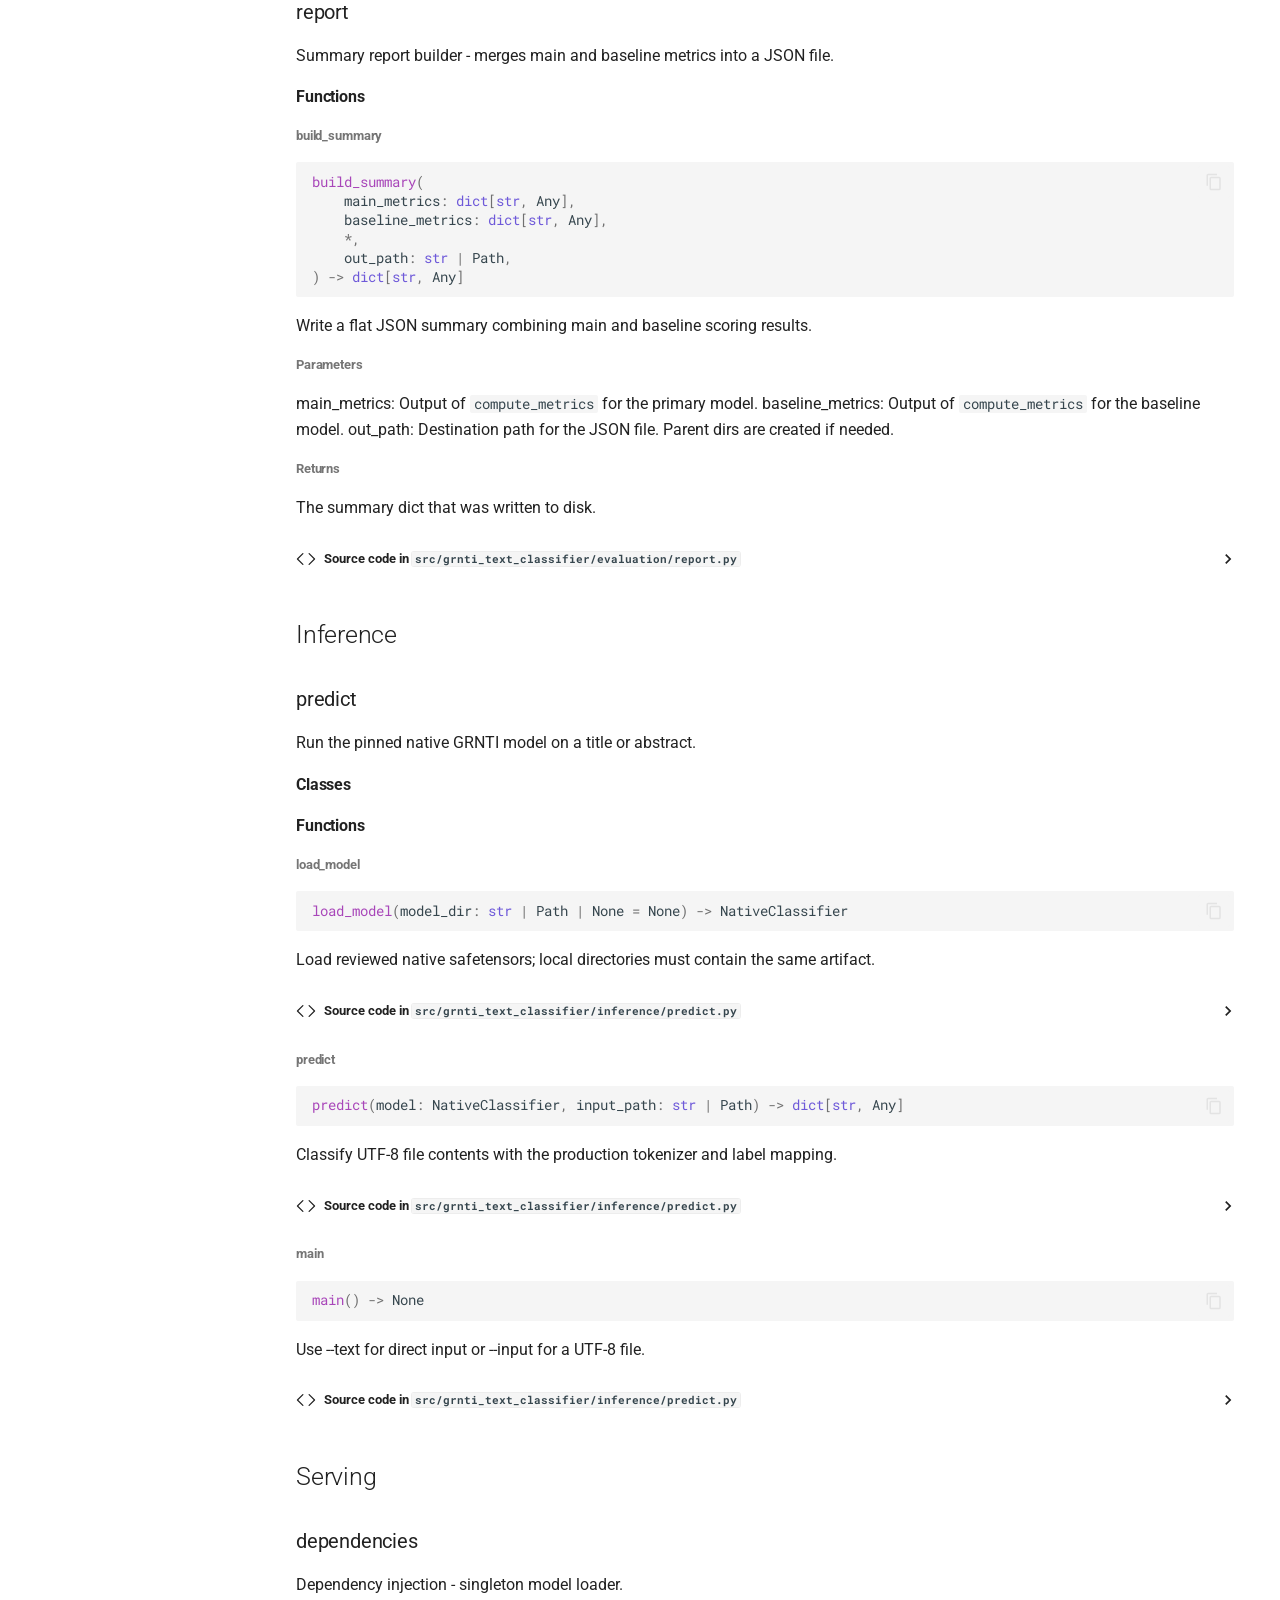
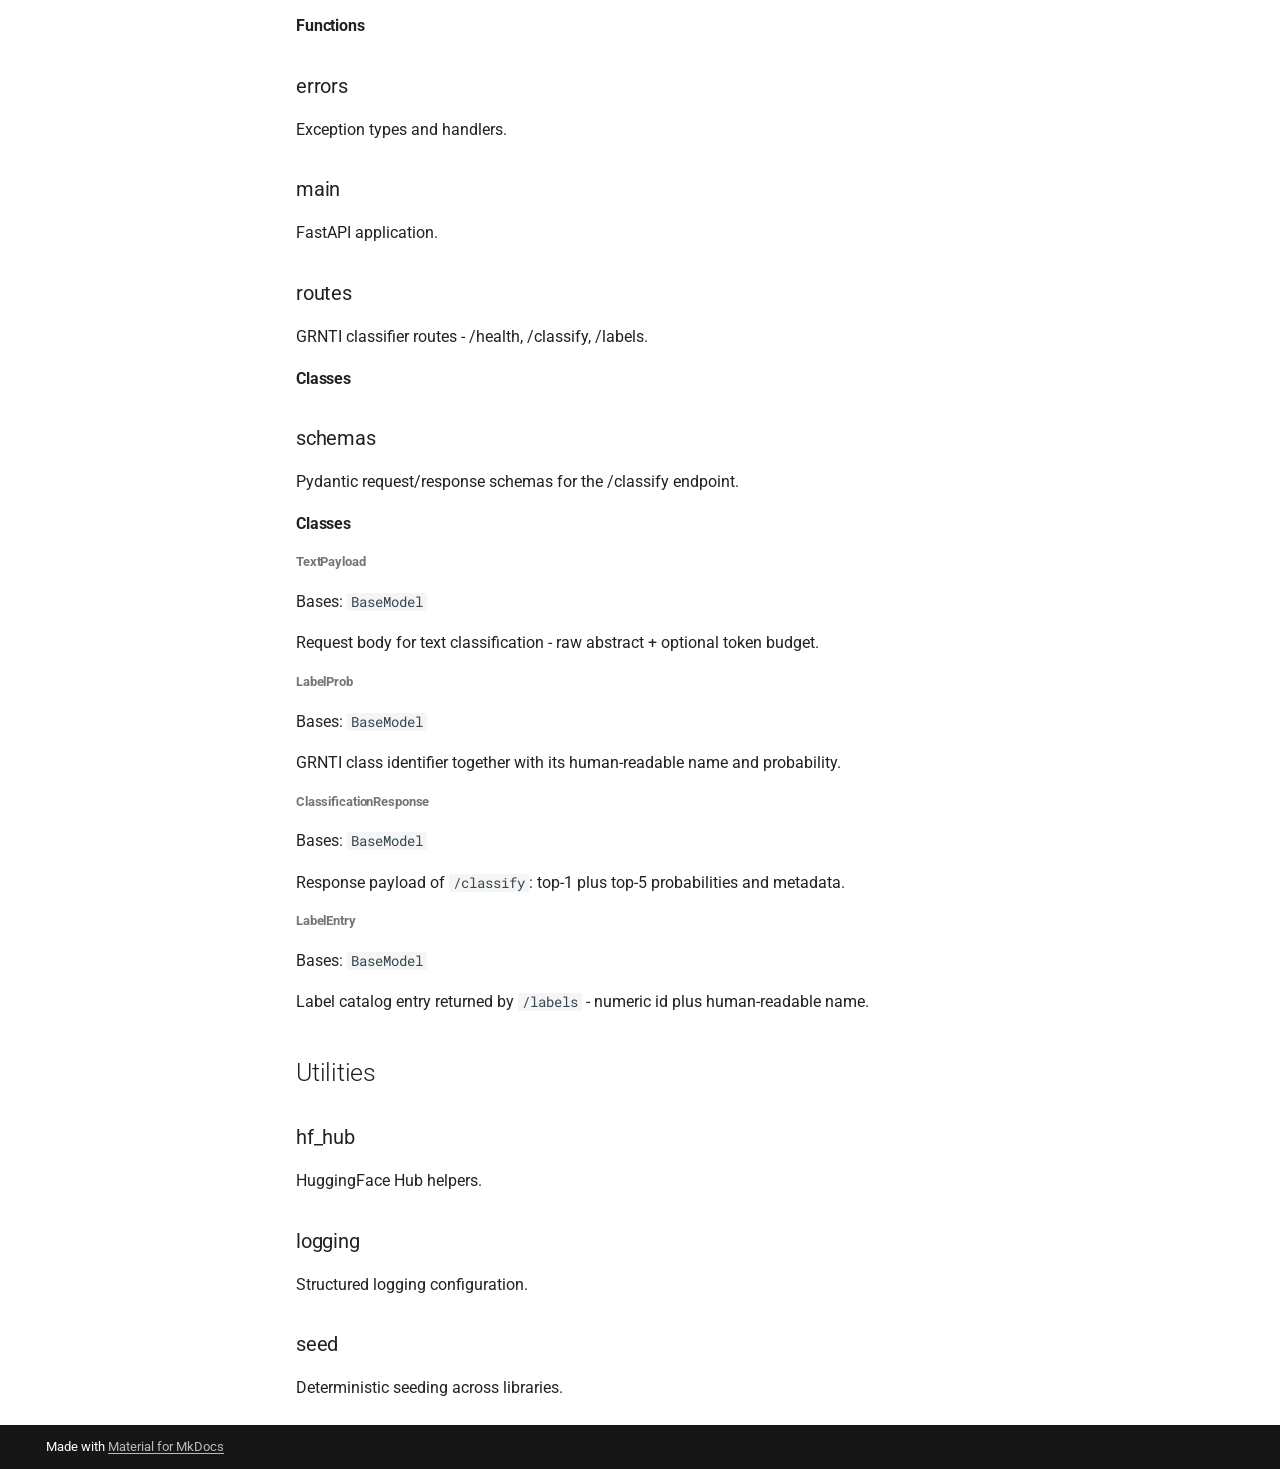
<file: api/index.html>
<!doctype html>
<html lang="en" class="no-js">
  <head>
    
      <meta charset="utf-8">
      <meta name="viewport" content="width=device-width,initial-scale=1">
      
        <meta name="description" content="Russian scientific-text classification with pinned artifacts and evaluation provenance.">
      
      
      
      
        <link rel="prev" href="../serving/">
      
      
      
        
      
      
      <link rel="icon" href="../assets/images/favicon.png">
      <meta name="generator" content="mkdocs-1.6.1, mkdocs-material-9.7.6">
    
    
      
        <title>API reference - grnti-text-classifier</title>
      
    
    
      <link rel="stylesheet" href="../assets/stylesheets/main.484c7ddc.min.css">
      
        
        <link rel="stylesheet" href="../assets/stylesheets/palette.ab4e12ef.min.css">
      
      


    
    
      
    
    
      
        
        
        <link rel="preconnect" href="https://fonts.gstatic.com" crossorigin>
        <link rel="stylesheet" href="https://fonts.googleapis.com/css?family=Roboto:300,300i,400,400i,700,700i%7CRoboto+Mono:400,400i,700,700i&display=fallback">
        <style>:root{--md-text-font:"Roboto";--md-code-font:"Roboto Mono"}</style>
      
    
    
      <link rel="stylesheet" href="../assets/_mkdocstrings.css">
    
      <link rel="stylesheet" href="../assets/accessibility.css?v=20261015-a11y3">
    
      <link rel="stylesheet" href="../assets/showcase/explorer.css">
    
    <script>__md_scope=new URL("..",location),__md_hash=e=>[...e].reduce(((e,_)=>(e<<5)-e+_.charCodeAt(0)),0),__md_get=(e,_=localStorage,t=__md_scope)=>JSON.parse(_.getItem(t.pathname+"."+e)),__md_set=(e,_,t=localStorage,a=__md_scope)=>{try{t.setItem(a.pathname+"."+e,JSON.stringify(_))}catch(e){}}</script>
    
      

    
    
  </head>
  
  
    
    
      
    
    
    
    
    <body dir="ltr" data-md-color-scheme="default" data-md-color-primary="cyan" data-md-color-accent="cyan">
  
    
    <input class="md-toggle" data-md-toggle="drawer" type="checkbox" id="__drawer" autocomplete="off">
    <input class="md-toggle" data-md-toggle="search" type="checkbox" id="__search" autocomplete="off">
    <label class="md-overlay" for="__drawer"></label>
    <div data-md-component="skip">
      
        
        <a href="#api-reference" class="md-skip">
          Skip to content
        </a>
      
    </div>
    <div data-md-component="announce">
      
    </div>
    
    
      

<header class="md-header" data-md-component="header">
  <nav class="md-header__inner md-grid" aria-label="Header">
    <a href=".." title="grnti-text-classifier" class="md-header__button md-logo" aria-label="grnti-text-classifier" data-md-component="logo">
      
  
  <svg xmlns="http://www.w3.org/2000/svg" viewBox="0 0 24 24"><path d="M12 8a3 3 0 0 0 3-3 3 3 0 0 0-3-3 3 3 0 0 0-3 3 3 3 0 0 0 3 3m0 3.54C9.64 9.35 6.5 8 3 8v11c3.5 0 6.64 1.35 9 3.54 2.36-2.19 5.5-3.54 9-3.54V8c-3.5 0-6.64 1.35-9 3.54"/></svg>

    </a>
    <label class="md-header__button md-icon" for="__drawer">
      
      <svg xmlns="http://www.w3.org/2000/svg" viewBox="0 0 24 24"><path d="M3 6h18v2H3zm0 5h18v2H3zm0 5h18v2H3z"/></svg>
    </label>
    <div class="md-header__title" data-md-component="header-title">
      <div class="md-header__ellipsis">
        <div class="md-header__topic">
          <span class="md-ellipsis">
            grnti-text-classifier
          </span>
        </div>
        <div class="md-header__topic" data-md-component="header-topic">
          <span class="md-ellipsis">
            
              API reference
            
          </span>
        </div>
      </div>
    </div>
    
      
        <form class="md-header__option" data-md-component="palette">
  
    
    
    
    <input class="md-option" data-md-color-media="(prefers-color-scheme: light)" data-md-color-scheme="default" data-md-color-primary="cyan" data-md-color-accent="cyan"  aria-label="Switch to dark mode"  type="radio" name="__palette" id="__palette_0">
    
      <label class="md-header__button md-icon" title="Switch to dark mode" for="__palette_1" hidden>
        <svg xmlns="http://www.w3.org/2000/svg" viewBox="0 0 24 24"><path d="M12 8a4 4 0 0 0-4 4 4 4 0 0 0 4 4 4 4 0 0 0 4-4 4 4 0 0 0-4-4m0 10a6 6 0 0 1-6-6 6 6 0 0 1 6-6 6 6 0 0 1 6 6 6 6 0 0 1-6 6m8-9.31V4h-4.69L12 .69 8.69 4H4v4.69L.69 12 4 15.31V20h4.69L12 23.31 15.31 20H20v-4.69L23.31 12z"/></svg>
      </label>
    
  
    
    
    
    <input class="md-option" data-md-color-media="(prefers-color-scheme: dark)" data-md-color-scheme="slate" data-md-color-primary="cyan" data-md-color-accent="cyan"  aria-label="Switch to light mode"  type="radio" name="__palette" id="__palette_1">
    
      <label class="md-header__button md-icon" title="Switch to light mode" for="__palette_0" hidden>
        <svg xmlns="http://www.w3.org/2000/svg" viewBox="0 0 24 24"><path d="M12 18c-.89 0-1.74-.2-2.5-.55C11.56 16.5 13 14.42 13 12s-1.44-4.5-3.5-5.45C10.26 6.2 11.11 6 12 6a6 6 0 0 1 6 6 6 6 0 0 1-6 6m8-9.31V4h-4.69L12 .69 8.69 4H4v4.69L.69 12 4 15.31V20h4.69L12 23.31 15.31 20H20v-4.69L23.31 12z"/></svg>
      </label>
    
  
</form>
      
    
    
      <script>var palette=__md_get("__palette");if(palette&&palette.color){if("(prefers-color-scheme)"===palette.color.media){var media=matchMedia("(prefers-color-scheme: light)"),input=document.querySelector(media.matches?"[data-md-color-media='(prefers-color-scheme: light)']":"[data-md-color-media='(prefers-color-scheme: dark)']");palette.color.media=input.getAttribute("data-md-color-media"),palette.color.scheme=input.getAttribute("data-md-color-scheme"),palette.color.primary=input.getAttribute("data-md-color-primary"),palette.color.accent=input.getAttribute("data-md-color-accent")}for(var[key,value]of Object.entries(palette.color))document.body.setAttribute("data-md-color-"+key,value)}</script>
    
    
    
      
      
        <label class="md-header__button md-icon" for="__search">
          
          <svg xmlns="http://www.w3.org/2000/svg" viewBox="0 0 24 24"><path d="M9.5 3A6.5 6.5 0 0 1 16 9.5c0 1.61-.59 3.09-1.56 4.23l.27.27h.79l5 5-1.5 1.5-5-5v-.79l-.27-.27A6.52 6.52 0 0 1 9.5 16 6.5 6.5 0 0 1 3 9.5 6.5 6.5 0 0 1 9.5 3m0 2C7 5 5 7 5 9.5S7 14 9.5 14 14 12 14 9.5 12 5 9.5 5"/></svg>
        </label>
        <div class="md-search" data-md-component="search" role="dialog">
  <label class="md-search__overlay" for="__search"></label>
  <div class="md-search__inner" role="search">
    <form class="md-search__form" name="search">
      <input type="text" class="md-search__input" name="query" aria-label="Search" placeholder="Search" autocapitalize="off" autocorrect="off" autocomplete="off" spellcheck="false" data-md-component="search-query" required>
      <label class="md-search__icon md-icon" for="__search">
        
        <svg xmlns="http://www.w3.org/2000/svg" viewBox="0 0 24 24"><path d="M9.5 3A6.5 6.5 0 0 1 16 9.5c0 1.61-.59 3.09-1.56 4.23l.27.27h.79l5 5-1.5 1.5-5-5v-.79l-.27-.27A6.52 6.52 0 0 1 9.5 16 6.5 6.5 0 0 1 3 9.5 6.5 6.5 0 0 1 9.5 3m0 2C7 5 5 7 5 9.5S7 14 9.5 14 14 12 14 9.5 12 5 9.5 5"/></svg>
        
        <svg xmlns="http://www.w3.org/2000/svg" viewBox="0 0 24 24"><path d="M20 11v2H8l5.5 5.5-1.42 1.42L4.16 12l7.92-7.92L13.5 5.5 8 11z"/></svg>
      </label>
      <nav class="md-search__options" aria-label="Search">
        
        <button type="reset" class="md-search__icon md-icon" title="Clear" aria-label="Clear" tabindex="-1">
          
          <svg xmlns="http://www.w3.org/2000/svg" viewBox="0 0 24 24"><path d="M19 6.41 17.59 5 12 10.59 6.41 5 5 6.41 10.59 12 5 17.59 6.41 19 12 13.41 17.59 19 19 17.59 13.41 12z"/></svg>
        </button>
      </nav>
      
        <div class="md-search__suggest" data-md-component="search-suggest"></div>
      
    </form>
    <div class="md-search__output">
      <div class="md-search__scrollwrap" tabindex="0" data-md-scrollfix>
        <div class="md-search-result" data-md-component="search-result">
          <div class="md-search-result__meta">
            Initializing search
          </div>
          <ol class="md-search-result__list" role="presentation"></ol>
        </div>
      </div>
    </div>
  </div>
</div>
      
    
    
      <div class="md-header__source">
        <a href="https://github.com/kiselyovd/grnti-text-classifier" title="Go to repository" class="md-source" data-md-component="source">
  <div class="md-source__icon md-icon">
    
    <svg xmlns="http://www.w3.org/2000/svg" viewBox="0 0 448 512"><!--! Font Awesome Free 7.1.0 by @fontawesome - https://fontawesome.com License - https://fontawesome.com/license/free (Icons: CC BY 4.0, Fonts: SIL OFL 1.1, Code: MIT License) Copyright 2025 Fonticons, Inc.--><path d="M439.6 236.1 244 40.5c-5.4-5.5-12.8-8.5-20.4-8.5s-15 3-20.4 8.4L162.5 81l51.5 51.5c27.1-9.1 52.7 16.8 43.4 43.7l49.7 49.7c34.2-11.8 61.2 31 35.5 56.7-26.5 26.5-70.2-2.9-56-37.3L240.3 199v121.9c25.3 12.5 22.3 41.8 9.1 55-6.4 6.4-15.2 10.1-24.3 10.1s-17.8-3.6-24.3-10.1c-17.6-17.6-11.1-46.9 11.2-56v-123c-20.8-8.5-24.6-30.7-18.6-45L142.6 101 8.5 235.1C3 240.6 0 247.9 0 255.5s3 15 8.5 20.4l195.6 195.7c5.4 5.4 12.7 8.4 20.4 8.4s15-3 20.4-8.4l194.7-194.7c5.4-5.4 8.4-12.8 8.4-20.4s-3-15-8.4-20.4"/></svg>
  </div>
  <div class="md-source__repository">
    GitHub
  </div>
</a>
      </div>
    
  </nav>
  
</header>
    
    <div class="md-container" data-md-component="container">
      
      
        
          
            
<nav class="md-tabs" aria-label="Tabs" data-md-component="tabs">
  <div class="md-grid">
    <ul class="md-tabs__list">
      
        
  
  
  
  
    <li class="md-tabs__item">
      <a href=".." class="md-tabs__link">
        
  
  
    
  
  Home

      </a>
    </li>
  

      
        
  
  
  
  
    <li class="md-tabs__item">
      <a href="../showcase/" class="md-tabs__link">
        
  
  
    
  
  Showcase

      </a>
    </li>
  

      
        
  
  
  
  
    <li class="md-tabs__item">
      <a href="../EVALUATION/" class="md-tabs__link">
        
  
  
    
  
  Evaluation contract

      </a>
    </li>
  

      
        
  
  
  
  
    <li class="md-tabs__item">
      <a href="../project-guide/" class="md-tabs__link">
        
  
  
    
  
  Project guide

      </a>
    </li>
  

      
        
  
  
  
  
    <li class="md-tabs__item">
      <a href="../architecture/" class="md-tabs__link">
        
  
  
    
  
  Architecture

      </a>
    </li>
  

      
        
  
  
  
  
    <li class="md-tabs__item">
      <a href="../training/" class="md-tabs__link">
        
  
  
    
  
  Training

      </a>
    </li>
  

      
        
  
  
  
  
    <li class="md-tabs__item">
      <a href="../serving/" class="md-tabs__link">
        
  
  
    
  
  Serving

      </a>
    </li>
  

      
        
  
  
  
    
  
  
    <li class="md-tabs__item md-tabs__item--active">
      <a href="./" class="md-tabs__link">
        
  
  
    
  
  API reference

      </a>
    </li>
  

      
    </ul>
  </div>
</nav>
          
        
      
      <main class="md-main" data-md-component="main">
        <div class="md-main__inner md-grid">
          
            
              
              <div class="md-sidebar md-sidebar--primary" data-md-component="sidebar" data-md-type="navigation" >
                <div class="md-sidebar__scrollwrap">
                  <div class="md-sidebar__inner">
                    


  


  

<nav class="md-nav md-nav--primary md-nav--lifted md-nav--integrated" aria-label="Navigation" data-md-level="0">
  <label class="md-nav__title" for="__drawer">
    <a href=".." title="grnti-text-classifier" class="md-nav__button md-logo" aria-label="grnti-text-classifier" data-md-component="logo">
      
  
  <svg xmlns="http://www.w3.org/2000/svg" viewBox="0 0 24 24"><path d="M12 8a3 3 0 0 0 3-3 3 3 0 0 0-3-3 3 3 0 0 0-3 3 3 3 0 0 0 3 3m0 3.54C9.64 9.35 6.5 8 3 8v11c3.5 0 6.64 1.35 9 3.54 2.36-2.19 5.5-3.54 9-3.54V8c-3.5 0-6.64 1.35-9 3.54"/></svg>

    </a>
    grnti-text-classifier
  </label>
  
    <div class="md-nav__source">
      <a href="https://github.com/kiselyovd/grnti-text-classifier" title="Go to repository" class="md-source" data-md-component="source">
  <div class="md-source__icon md-icon">
    
    <svg xmlns="http://www.w3.org/2000/svg" viewBox="0 0 448 512"><!--! Font Awesome Free 7.1.0 by @fontawesome - https://fontawesome.com License - https://fontawesome.com/license/free (Icons: CC BY 4.0, Fonts: SIL OFL 1.1, Code: MIT License) Copyright 2025 Fonticons, Inc.--><path d="M439.6 236.1 244 40.5c-5.4-5.5-12.8-8.5-20.4-8.5s-15 3-20.4 8.4L162.5 81l51.5 51.5c27.1-9.1 52.7 16.8 43.4 43.7l49.7 49.7c34.2-11.8 61.2 31 35.5 56.7-26.5 26.5-70.2-2.9-56-37.3L240.3 199v121.9c25.3 12.5 22.3 41.8 9.1 55-6.4 6.4-15.2 10.1-24.3 10.1s-17.8-3.6-24.3-10.1c-17.6-17.6-11.1-46.9 11.2-56v-123c-20.8-8.5-24.6-30.7-18.6-45L142.6 101 8.5 235.1C3 240.6 0 247.9 0 255.5s3 15 8.5 20.4l195.6 195.7c5.4 5.4 12.7 8.4 20.4 8.4s15-3 20.4-8.4l194.7-194.7c5.4-5.4 8.4-12.8 8.4-20.4s-3-15-8.4-20.4"/></svg>
  </div>
  <div class="md-source__repository">
    GitHub
  </div>
</a>
    </div>
  
  <ul class="md-nav__list" data-md-scrollfix>
    
      
      
  
  
  
  
    <li class="md-nav__item">
      <a href=".." class="md-nav__link">
        
  
  
  <span class="md-ellipsis">
    
  
    Home
  

    
  </span>
  
  

      </a>
    </li>
  

    
      
      
  
  
  
  
    <li class="md-nav__item">
      <a href="../showcase/" class="md-nav__link">
        
  
  
  <span class="md-ellipsis">
    
  
    Showcase
  

    
  </span>
  
  

      </a>
    </li>
  

    
      
      
  
  
  
  
    <li class="md-nav__item">
      <a href="../EVALUATION/" class="md-nav__link">
        
  
  
  <span class="md-ellipsis">
    
  
    Evaluation contract
  

    
  </span>
  
  

      </a>
    </li>
  

    
      
      
  
  
  
  
    <li class="md-nav__item">
      <a href="../project-guide/" class="md-nav__link">
        
  
  
  <span class="md-ellipsis">
    
  
    Project guide
  

    
  </span>
  
  

      </a>
    </li>
  

    
      
      
  
  
  
  
    <li class="md-nav__item">
      <a href="../architecture/" class="md-nav__link">
        
  
  
  <span class="md-ellipsis">
    
  
    Architecture
  

    
  </span>
  
  

      </a>
    </li>
  

    
      
      
  
  
  
  
    <li class="md-nav__item">
      <a href="../training/" class="md-nav__link">
        
  
  
  <span class="md-ellipsis">
    
  
    Training
  

    
  </span>
  
  

      </a>
    </li>
  

    
      
      
  
  
  
  
    <li class="md-nav__item">
      <a href="../serving/" class="md-nav__link">
        
  
  
  <span class="md-ellipsis">
    
  
    Serving
  

    
  </span>
  
  

      </a>
    </li>
  

    
      
      
  
  
    
  
  
  
    <li class="md-nav__item md-nav__item--active">
      
      <input class="md-nav__toggle md-toggle" type="checkbox" id="__toc">
      
      
        
      
      
        <label class="md-nav__link md-nav__link--active" for="__toc">
          
  
  
  <span class="md-ellipsis">
    
  
    API reference
  

    
  </span>
  
  

          <span class="md-nav__icon md-icon"></span>
        </label>
      
      <a href="./" class="md-nav__link md-nav__link--active">
        
  
  
  <span class="md-ellipsis">
    
  
    API reference
  

    
  </span>
  
  

      </a>
      
        

<nav class="md-nav md-nav--secondary" aria-label="Table of contents">
  
  
  
    
  
  
    <label class="md-nav__title" for="__toc">
      <span class="md-nav__icon md-icon"></span>
      Table of contents
    </label>
    <ul class="md-nav__list" data-md-component="toc" data-md-scrollfix>
      
        <li class="md-nav__item">
  <a href="#package-root" class="md-nav__link">
    <span class="md-ellipsis">
      
        Package root
      
    </span>
  </a>
  
    <nav class="md-nav" aria-label="Package root">
      <ul class="md-nav__list">
        
          <li class="md-nav__item">
  <a href="#grnti_text_classifier" class="md-nav__link">
    <span class="md-ellipsis">
      
        grnti_text_classifier
      
    </span>
  </a>
  
</li>
        
      </ul>
    </nav>
  
</li>
      
        <li class="md-nav__item">
  <a href="#data" class="md-nav__link">
    <span class="md-ellipsis">
      
        Data
      
    </span>
  </a>
  
    <nav class="md-nav" aria-label="Data">
      <ul class="md-nav__list">
        
          <li class="md-nav__item">
  <a href="#grnti_text_classifier.data.datamodule" class="md-nav__link">
    <span class="md-ellipsis">
      
        datamodule
      
    </span>
  </a>
  
    <nav class="md-nav" aria-label="datamodule">
      <ul class="md-nav__list">
        
          <li class="md-nav__item">
  <a href="#grnti_text_classifier.data.datamodule-classes" class="md-nav__link">
    <span class="md-ellipsis">
      
        Classes
      
    </span>
  </a>
  
    <nav class="md-nav" aria-label="Classes">
      <ul class="md-nav__list">
        
          <li class="md-nav__item">
  <a href="#grnti_text_classifier.data.datamodule.GRNTIDataset" class="md-nav__link">
    <span class="md-ellipsis">
      
        GRNTIDataset
      
    </span>
  </a>
  
</li>
        
          <li class="md-nav__item">
  <a href="#grnti_text_classifier.data.datamodule.GRNTIDataModule" class="md-nav__link">
    <span class="md-ellipsis">
      
        GRNTIDataModule
      
    </span>
  </a>
  
</li>
        
      </ul>
    </nav>
  
</li>
        
      </ul>
    </nav>
  
</li>
        
          <li class="md-nav__item">
  <a href="#grnti_text_classifier.data.dataset" class="md-nav__link">
    <span class="md-ellipsis">
      
        dataset
      
    </span>
  </a>
  
    <nav class="md-nav" aria-label="dataset">
      <ul class="md-nav__list">
        
          <li class="md-nav__item">
  <a href="#grnti_text_classifier.data.dataset-classes" class="md-nav__link">
    <span class="md-ellipsis">
      
        Classes
      
    </span>
  </a>
  
    <nav class="md-nav" aria-label="Classes">
      <ul class="md-nav__list">
        
          <li class="md-nav__item">
  <a href="#grnti_text_classifier.data.dataset.TextDataset" class="md-nav__link">
    <span class="md-ellipsis">
      
        TextDataset
      
    </span>
  </a>
  
</li>
        
      </ul>
    </nav>
  
</li>
        
      </ul>
    </nav>
  
</li>
        
          <li class="md-nav__item">
  <a href="#grnti_text_classifier.data.grnti" class="md-nav__link">
    <span class="md-ellipsis">
      
        grnti
      
    </span>
  </a>
  
    <nav class="md-nav" aria-label="grnti">
      <ul class="md-nav__list">
        
          <li class="md-nav__item">
  <a href="#grnti_text_classifier.data.grnti-classes" class="md-nav__link">
    <span class="md-ellipsis">
      
        Classes
      
    </span>
  </a>
  
    <nav class="md-nav" aria-label="Classes">
      <ul class="md-nav__list">
        
          <li class="md-nav__item">
  <a href="#grnti_text_classifier.data.grnti.LabelEncoder" class="md-nav__link">
    <span class="md-ellipsis">
      
        LabelEncoder
      
    </span>
  </a>
  
    <nav class="md-nav" aria-label="LabelEncoder">
      <ul class="md-nav__list">
        
          <li class="md-nav__item">
  <a href="#grnti_text_classifier.data.grnti.LabelEncoder-functions" class="md-nav__link">
    <span class="md-ellipsis">
      
        Functions
      
    </span>
  </a>
  
</li>
        
      </ul>
    </nav>
  
</li>
        
      </ul>
    </nav>
  
</li>
        
          <li class="md-nav__item">
  <a href="#grnti_text_classifier.data.grnti-functions" class="md-nav__link">
    <span class="md-ellipsis">
      
        Functions
      
    </span>
  </a>
  
    <nav class="md-nav" aria-label="Functions">
      <ul class="md-nav__list">
        
          <li class="md-nav__item">
  <a href="#grnti_text_classifier.data.grnti.load_jsonl" class="md-nav__link">
    <span class="md-ellipsis">
      
        load_jsonl
      
    </span>
  </a>
  
</li>
        
          <li class="md-nav__item">
  <a href="#grnti_text_classifier.data.grnti.build_label_encoder" class="md-nav__link">
    <span class="md-ellipsis">
      
        build_label_encoder
      
    </span>
  </a>
  
</li>
        
          <li class="md-nav__item">
  <a href="#grnti_text_classifier.data.grnti.split_stratified_train_val" class="md-nav__link">
    <span class="md-ellipsis">
      
        split_stratified_train_val
      
    </span>
  </a>
  
</li>
        
      </ul>
    </nav>
  
</li>
        
      </ul>
    </nav>
  
</li>
        
          <li class="md-nav__item">
  <a href="#grnti_text_classifier.data.prepare" class="md-nav__link">
    <span class="md-ellipsis">
      
        prepare
      
    </span>
  </a>
  
    <nav class="md-nav" aria-label="prepare">
      <ul class="md-nav__list">
        
          <li class="md-nav__item">
  <a href="#grnti_text_classifier.data.prepare-functions" class="md-nav__link">
    <span class="md-ellipsis">
      
        Functions
      
    </span>
  </a>
  
    <nav class="md-nav" aria-label="Functions">
      <ul class="md-nav__list">
        
          <li class="md-nav__item">
  <a href="#grnti_text_classifier.data.prepare.prepare_data" class="md-nav__link">
    <span class="md-ellipsis">
      
        prepare_data
      
    </span>
  </a>
  
</li>
        
      </ul>
    </nav>
  
</li>
        
      </ul>
    </nav>
  
</li>
        
          <li class="md-nav__item">
  <a href="#grnti_text_classifier.data.transforms" class="md-nav__link">
    <span class="md-ellipsis">
      
        transforms
      
    </span>
  </a>
  
</li>
        
      </ul>
    </nav>
  
</li>
      
        <li class="md-nav__item">
  <a href="#models" class="md-nav__link">
    <span class="md-ellipsis">
      
        Models
      
    </span>
  </a>
  
    <nav class="md-nav" aria-label="Models">
      <ul class="md-nav__list">
        
          <li class="md-nav__item">
  <a href="#grnti_text_classifier.models.factory" class="md-nav__link">
    <span class="md-ellipsis">
      
        factory
      
    </span>
  </a>
  
    <nav class="md-nav" aria-label="factory">
      <ul class="md-nav__list">
        
          <li class="md-nav__item">
  <a href="#grnti_text_classifier.models.factory-functions" class="md-nav__link">
    <span class="md-ellipsis">
      
        Functions
      
    </span>
  </a>
  
    <nav class="md-nav" aria-label="Functions">
      <ul class="md-nav__list">
        
          <li class="md-nav__item">
  <a href="#grnti_text_classifier.models.factory.build_main" class="md-nav__link">
    <span class="md-ellipsis">
      
        build_main
      
    </span>
  </a>
  
</li>
        
          <li class="md-nav__item">
  <a href="#grnti_text_classifier.models.factory.build_baseline" class="md-nav__link">
    <span class="md-ellipsis">
      
        build_baseline
      
    </span>
  </a>
  
</li>
        
      </ul>
    </nav>
  
</li>
        
      </ul>
    </nav>
  
</li>
        
          <li class="md-nav__item">
  <a href="#grnti_text_classifier.models.lightning_module" class="md-nav__link">
    <span class="md-ellipsis">
      
        lightning_module
      
    </span>
  </a>
  
    <nav class="md-nav" aria-label="lightning_module">
      <ul class="md-nav__list">
        
          <li class="md-nav__item">
  <a href="#grnti_text_classifier.models.lightning_module-classes" class="md-nav__link">
    <span class="md-ellipsis">
      
        Classes
      
    </span>
  </a>
  
    <nav class="md-nav" aria-label="Classes">
      <ul class="md-nav__list">
        
          <li class="md-nav__item">
  <a href="#grnti_text_classifier.models.lightning_module.GRNTIClassifier" class="md-nav__link">
    <span class="md-ellipsis">
      
        GRNTIClassifier
      
    </span>
  </a>
  
</li>
        
      </ul>
    </nav>
  
</li>
        
      </ul>
    </nav>
  
</li>
        
      </ul>
    </nav>
  
</li>
      
        <li class="md-nav__item">
  <a href="#training" class="md-nav__link">
    <span class="md-ellipsis">
      
        Training
      
    </span>
  </a>
  
    <nav class="md-nav" aria-label="Training">
      <ul class="md-nav__list">
        
          <li class="md-nav__item">
  <a href="#grnti_text_classifier.training.optuna_sweep" class="md-nav__link">
    <span class="md-ellipsis">
      
        optuna_sweep
      
    </span>
  </a>
  
    <nav class="md-nav" aria-label="optuna_sweep">
      <ul class="md-nav__list">
        
          <li class="md-nav__item">
  <a href="#grnti_text_classifier.training.optuna_sweep-functions" class="md-nav__link">
    <span class="md-ellipsis">
      
        Functions
      
    </span>
  </a>
  
    <nav class="md-nav" aria-label="Functions">
      <ul class="md-nav__list">
        
          <li class="md-nav__item">
  <a href="#grnti_text_classifier.training.optuna_sweep.run_sweep" class="md-nav__link">
    <span class="md-ellipsis">
      
        run_sweep
      
    </span>
  </a>
  
    <nav class="md-nav" aria-label="run_sweep">
      <ul class="md-nav__list">
        
          <li class="md-nav__item">
  <a href="#grnti_text_classifier.training.optuna_sweep.run_sweep--parameters" class="md-nav__link">
    <span class="md-ellipsis">
      
        Parameters
      
    </span>
  </a>
  
</li>
        
          <li class="md-nav__item">
  <a href="#grnti_text_classifier.training.optuna_sweep.run_sweep--returns" class="md-nav__link">
    <span class="md-ellipsis">
      
        Returns
      
    </span>
  </a>
  
</li>
        
      </ul>
    </nav>
  
</li>
        
      </ul>
    </nav>
  
</li>
        
      </ul>
    </nav>
  
</li>
        
          <li class="md-nav__item">
  <a href="#grnti_text_classifier.training.train" class="md-nav__link">
    <span class="md-ellipsis">
      
        train
      
    </span>
  </a>
  
    <nav class="md-nav" aria-label="train">
      <ul class="md-nav__list">
        
          <li class="md-nav__item">
  <a href="#grnti_text_classifier.training.train-classes" class="md-nav__link">
    <span class="md-ellipsis">
      
        Classes
      
    </span>
  </a>
  
</li>
        
          <li class="md-nav__item">
  <a href="#grnti_text_classifier.training.train-functions" class="md-nav__link">
    <span class="md-ellipsis">
      
        Functions
      
    </span>
  </a>
  
    <nav class="md-nav" aria-label="Functions">
      <ul class="md-nav__list">
        
          <li class="md-nav__item">
  <a href="#grnti_text_classifier.training.train.train_one" class="md-nav__link">
    <span class="md-ellipsis">
      
        train_one
      
    </span>
  </a>
  
    <nav class="md-nav" aria-label="train_one">
      <ul class="md-nav__list">
        
          <li class="md-nav__item">
  <a href="#grnti_text_classifier.training.train.train_one--parameters" class="md-nav__link">
    <span class="md-ellipsis">
      
        Parameters
      
    </span>
  </a>
  
</li>
        
          <li class="md-nav__item">
  <a href="#grnti_text_classifier.training.train.train_one--returns" class="md-nav__link">
    <span class="md-ellipsis">
      
        Returns
      
    </span>
  </a>
  
</li>
        
      </ul>
    </nav>
  
</li>
        
      </ul>
    </nav>
  
</li>
        
      </ul>
    </nav>
  
</li>
        
      </ul>
    </nav>
  
</li>
      
        <li class="md-nav__item">
  <a href="#evaluation" class="md-nav__link">
    <span class="md-ellipsis">
      
        Evaluation
      
    </span>
  </a>
  
    <nav class="md-nav" aria-label="Evaluation">
      <ul class="md-nav__list">
        
          <li class="md-nav__item">
  <a href="#grnti_text_classifier.evaluation.confusion" class="md-nav__link">
    <span class="md-ellipsis">
      
        confusion
      
    </span>
  </a>
  
    <nav class="md-nav" aria-label="confusion">
      <ul class="md-nav__list">
        
          <li class="md-nav__item">
  <a href="#grnti_text_classifier.evaluation.confusion-functions" class="md-nav__link">
    <span class="md-ellipsis">
      
        Functions
      
    </span>
  </a>
  
    <nav class="md-nav" aria-label="Functions">
      <ul class="md-nav__list">
        
          <li class="md-nav__item">
  <a href="#grnti_text_classifier.evaluation.confusion.save_confusion_matrix" class="md-nav__link">
    <span class="md-ellipsis">
      
        save_confusion_matrix
      
    </span>
  </a>
  
    <nav class="md-nav" aria-label="save_confusion_matrix">
      <ul class="md-nav__list">
        
          <li class="md-nav__item">
  <a href="#grnti_text_classifier.evaluation.confusion.save_confusion_matrix--parameters" class="md-nav__link">
    <span class="md-ellipsis">
      
        Parameters
      
    </span>
  </a>
  
</li>
        
      </ul>
    </nav>
  
</li>
        
      </ul>
    </nav>
  
</li>
        
      </ul>
    </nav>
  
</li>
        
          <li class="md-nav__item">
  <a href="#grnti_text_classifier.evaluation.evaluate" class="md-nav__link">
    <span class="md-ellipsis">
      
        evaluate
      
    </span>
  </a>
  
    <nav class="md-nav" aria-label="evaluate">
      <ul class="md-nav__list">
        
          <li class="md-nav__item">
  <a href="#grnti_text_classifier.evaluation.evaluate-functions" class="md-nav__link">
    <span class="md-ellipsis">
      
        Functions
      
    </span>
  </a>
  
    <nav class="md-nav" aria-label="Functions">
      <ul class="md-nav__list">
        
          <li class="md-nav__item">
  <a href="#grnti_text_classifier.evaluation.evaluate.main" class="md-nav__link">
    <span class="md-ellipsis">
      
        main
      
    </span>
  </a>
  
</li>
        
      </ul>
    </nav>
  
</li>
        
      </ul>
    </nav>
  
</li>
        
          <li class="md-nav__item">
  <a href="#grnti_text_classifier.evaluation.metrics" class="md-nav__link">
    <span class="md-ellipsis">
      
        metrics
      
    </span>
  </a>
  
    <nav class="md-nav" aria-label="metrics">
      <ul class="md-nav__list">
        
          <li class="md-nav__item">
  <a href="#grnti_text_classifier.evaluation.metrics-functions" class="md-nav__link">
    <span class="md-ellipsis">
      
        Functions
      
    </span>
  </a>
  
    <nav class="md-nav" aria-label="Functions">
      <ul class="md-nav__list">
        
          <li class="md-nav__item">
  <a href="#grnti_text_classifier.evaluation.metrics.compute_metrics" class="md-nav__link">
    <span class="md-ellipsis">
      
        compute_metrics
      
    </span>
  </a>
  
    <nav class="md-nav" aria-label="compute_metrics">
      <ul class="md-nav__list">
        
          <li class="md-nav__item">
  <a href="#grnti_text_classifier.evaluation.metrics.compute_metrics--parameters" class="md-nav__link">
    <span class="md-ellipsis">
      
        Parameters
      
    </span>
  </a>
  
</li>
        
          <li class="md-nav__item">
  <a href="#grnti_text_classifier.evaluation.metrics.compute_metrics--returns" class="md-nav__link">
    <span class="md-ellipsis">
      
        Returns
      
    </span>
  </a>
  
</li>
        
      </ul>
    </nav>
  
</li>
        
      </ul>
    </nav>
  
</li>
        
      </ul>
    </nav>
  
</li>
        
          <li class="md-nav__item">
  <a href="#grnti_text_classifier.evaluation.report" class="md-nav__link">
    <span class="md-ellipsis">
      
        report
      
    </span>
  </a>
  
    <nav class="md-nav" aria-label="report">
      <ul class="md-nav__list">
        
          <li class="md-nav__item">
  <a href="#grnti_text_classifier.evaluation.report-functions" class="md-nav__link">
    <span class="md-ellipsis">
      
        Functions
      
    </span>
  </a>
  
    <nav class="md-nav" aria-label="Functions">
      <ul class="md-nav__list">
        
          <li class="md-nav__item">
  <a href="#grnti_text_classifier.evaluation.report.build_summary" class="md-nav__link">
    <span class="md-ellipsis">
      
        build_summary
      
    </span>
  </a>
  
    <nav class="md-nav" aria-label="build_summary">
      <ul class="md-nav__list">
        
          <li class="md-nav__item">
  <a href="#grnti_text_classifier.evaluation.report.build_summary--parameters" class="md-nav__link">
    <span class="md-ellipsis">
      
        Parameters
      
    </span>
  </a>
  
</li>
        
          <li class="md-nav__item">
  <a href="#grnti_text_classifier.evaluation.report.build_summary--returns" class="md-nav__link">
    <span class="md-ellipsis">
      
        Returns
      
    </span>
  </a>
  
</li>
        
      </ul>
    </nav>
  
</li>
        
      </ul>
    </nav>
  
</li>
        
      </ul>
    </nav>
  
</li>
        
      </ul>
    </nav>
  
</li>
      
        <li class="md-nav__item">
  <a href="#inference" class="md-nav__link">
    <span class="md-ellipsis">
      
        Inference
      
    </span>
  </a>
  
    <nav class="md-nav" aria-label="Inference">
      <ul class="md-nav__list">
        
          <li class="md-nav__item">
  <a href="#grnti_text_classifier.inference.predict" class="md-nav__link">
    <span class="md-ellipsis">
      
        predict
      
    </span>
  </a>
  
    <nav class="md-nav" aria-label="predict">
      <ul class="md-nav__list">
        
          <li class="md-nav__item">
  <a href="#grnti_text_classifier.inference.predict-classes" class="md-nav__link">
    <span class="md-ellipsis">
      
        Classes
      
    </span>
  </a>
  
</li>
        
          <li class="md-nav__item">
  <a href="#grnti_text_classifier.inference.predict-functions" class="md-nav__link">
    <span class="md-ellipsis">
      
        Functions
      
    </span>
  </a>
  
    <nav class="md-nav" aria-label="Functions">
      <ul class="md-nav__list">
        
          <li class="md-nav__item">
  <a href="#grnti_text_classifier.inference.predict.load_model" class="md-nav__link">
    <span class="md-ellipsis">
      
        load_model
      
    </span>
  </a>
  
</li>
        
          <li class="md-nav__item">
  <a href="#grnti_text_classifier.inference.predict.predict" class="md-nav__link">
    <span class="md-ellipsis">
      
        predict
      
    </span>
  </a>
  
</li>
        
          <li class="md-nav__item">
  <a href="#grnti_text_classifier.inference.predict.main" class="md-nav__link">
    <span class="md-ellipsis">
      
        main
      
    </span>
  </a>
  
</li>
        
      </ul>
    </nav>
  
</li>
        
      </ul>
    </nav>
  
</li>
        
      </ul>
    </nav>
  
</li>
      
        <li class="md-nav__item">
  <a href="#serving" class="md-nav__link">
    <span class="md-ellipsis">
      
        Serving
      
    </span>
  </a>
  
    <nav class="md-nav" aria-label="Serving">
      <ul class="md-nav__list">
        
          <li class="md-nav__item">
  <a href="#grnti_text_classifier.serving.dependencies" class="md-nav__link">
    <span class="md-ellipsis">
      
        dependencies
      
    </span>
  </a>
  
    <nav class="md-nav" aria-label="dependencies">
      <ul class="md-nav__list">
        
          <li class="md-nav__item">
  <a href="#grnti_text_classifier.serving.dependencies-functions" class="md-nav__link">
    <span class="md-ellipsis">
      
        Functions
      
    </span>
  </a>
  
</li>
        
      </ul>
    </nav>
  
</li>
        
          <li class="md-nav__item">
  <a href="#grnti_text_classifier.serving.errors" class="md-nav__link">
    <span class="md-ellipsis">
      
        errors
      
    </span>
  </a>
  
</li>
        
          <li class="md-nav__item">
  <a href="#grnti_text_classifier.serving.main" class="md-nav__link">
    <span class="md-ellipsis">
      
        main
      
    </span>
  </a>
  
</li>
        
          <li class="md-nav__item">
  <a href="#grnti_text_classifier.serving.routes" class="md-nav__link">
    <span class="md-ellipsis">
      
        routes
      
    </span>
  </a>
  
    <nav class="md-nav" aria-label="routes">
      <ul class="md-nav__list">
        
          <li class="md-nav__item">
  <a href="#grnti_text_classifier.serving.routes-classes" class="md-nav__link">
    <span class="md-ellipsis">
      
        Classes
      
    </span>
  </a>
  
</li>
        
      </ul>
    </nav>
  
</li>
        
          <li class="md-nav__item">
  <a href="#grnti_text_classifier.serving.schemas" class="md-nav__link">
    <span class="md-ellipsis">
      
        schemas
      
    </span>
  </a>
  
    <nav class="md-nav" aria-label="schemas">
      <ul class="md-nav__list">
        
          <li class="md-nav__item">
  <a href="#grnti_text_classifier.serving.schemas-classes" class="md-nav__link">
    <span class="md-ellipsis">
      
        Classes
      
    </span>
  </a>
  
    <nav class="md-nav" aria-label="Classes">
      <ul class="md-nav__list">
        
          <li class="md-nav__item">
  <a href="#grnti_text_classifier.serving.schemas.TextPayload" class="md-nav__link">
    <span class="md-ellipsis">
      
        TextPayload
      
    </span>
  </a>
  
</li>
        
          <li class="md-nav__item">
  <a href="#grnti_text_classifier.serving.schemas.LabelProb" class="md-nav__link">
    <span class="md-ellipsis">
      
        LabelProb
      
    </span>
  </a>
  
</li>
        
          <li class="md-nav__item">
  <a href="#grnti_text_classifier.serving.schemas.ClassificationResponse" class="md-nav__link">
    <span class="md-ellipsis">
      
        ClassificationResponse
      
    </span>
  </a>
  
</li>
        
          <li class="md-nav__item">
  <a href="#grnti_text_classifier.serving.schemas.LabelEntry" class="md-nav__link">
    <span class="md-ellipsis">
      
        LabelEntry
      
    </span>
  </a>
  
</li>
        
      </ul>
    </nav>
  
</li>
        
      </ul>
    </nav>
  
</li>
        
      </ul>
    </nav>
  
</li>
      
        <li class="md-nav__item">
  <a href="#utilities" class="md-nav__link">
    <span class="md-ellipsis">
      
        Utilities
      
    </span>
  </a>
  
    <nav class="md-nav" aria-label="Utilities">
      <ul class="md-nav__list">
        
          <li class="md-nav__item">
  <a href="#grnti_text_classifier.utils.hf_hub" class="md-nav__link">
    <span class="md-ellipsis">
      
        hf_hub
      
    </span>
  </a>
  
</li>
        
          <li class="md-nav__item">
  <a href="#grnti_text_classifier.utils.logging" class="md-nav__link">
    <span class="md-ellipsis">
      
        logging
      
    </span>
  </a>
  
</li>
        
          <li class="md-nav__item">
  <a href="#grnti_text_classifier.utils.seed" class="md-nav__link">
    <span class="md-ellipsis">
      
        seed
      
    </span>
  </a>
  
</li>
        
      </ul>
    </nav>
  
</li>
      
    </ul>
  
</nav>
      
    </li>
  

    
  </ul>
</nav>
                  </div>
                </div>
              </div>
            
            
          
          
            <div class="md-content" data-md-component="content">
              
              <article class="md-content__inner md-typeset">
                
                  


  
  


<h1 id="api-reference">API Reference</h1>
<p>Auto-generated reference for the <code>grnti_text_classifier</code> package via <a href="https://mkdocstrings.github.io/">mkdocstrings</a>. Each module below lists its public classes and functions with their docstrings and type signatures.</p>
<h2 id="package-root">Package root</h2>


<div class="doc doc-object doc-module">



<h3 id="grnti_text_classifier" class="doc doc-heading">
            <span class="doc doc-object-name doc-module-name">grnti_text_classifier</span>


</h3>

    <div class="doc doc-contents first">

        <p>Production-grade Russian multi-class text classifier (GRNTI).</p>










<div class="doc doc-children">












  </div>

    </div>

</div><h2 id="data">Data</h2>


<div class="doc doc-object doc-module">



<h3 id="grnti_text_classifier.data.datamodule" class="doc doc-heading">
            <span class="doc doc-object-name doc-module-name">datamodule</span>


</h3>

    <div class="doc doc-contents first">

        <p>Lightning DataModule wrapping GRNTIDataset for HuggingFace tokenizers.</p>










<div class="doc doc-children">







<h4 id="grnti_text_classifier.data.datamodule-classes">Classes</h4>

<div class="doc doc-object doc-class">



<h5 id="grnti_text_classifier.data.datamodule.GRNTIDataset" class="doc doc-heading">
            <span class="doc doc-object-name doc-class-name">GRNTIDataset</span>


</h5>
<div class="doc-signature highlight"><pre><span></span><code><span class="nf">GRNTIDataset</span><span class="p">(</span><span class="n">df</span><span class="p">:</span> <span class="n">DataFrame</span><span class="p">,</span> <span class="n">tokenizer</span><span class="p">,</span> <span class="n">max_length</span><span class="p">:</span> <span class="nb">int</span> <span class="o">=</span> <span class="mi">256</span><span class="p">)</span>
</code></pre></div>

    <div class="doc doc-contents ">
            <p class="doc doc-class-bases">
              Bases: <code><span title="torch.utils.data.Dataset">Dataset</span></code></p>



        <p>Map-style dataset over a processed GRNTI DataFrame.</p>








                  <details class="mkdocstrings-source">
                    <summary>Source code in <code>src/grnti_text_classifier/data/datamodule.py</code></summary>
                    <div class="highlight"><table class="highlighttable"><tr><td class="linenos"><div class="linenodiv"><pre><span></span><span class="normal">19</span>
<span class="normal">20</span>
<span class="normal">21</span>
<span class="normal">22</span>
<span class="normal">23</span></pre></div></td><td class="code"><div><pre><span></span><code><span class="k">def</span><span class="w"> </span><span class="fm">__init__</span><span class="p">(</span><span class="bp">self</span><span class="p">,</span> <span class="n">df</span><span class="p">:</span> <span class="n">pd</span><span class="o">.</span><span class="n">DataFrame</span><span class="p">,</span> <span class="n">tokenizer</span><span class="p">,</span> <span class="n">max_length</span><span class="p">:</span> <span class="nb">int</span> <span class="o">=</span> <span class="mi">256</span><span class="p">)</span> <span class="o">-&gt;</span> <span class="kc">None</span><span class="p">:</span>
    <span class="bp">self</span><span class="o">.</span><span class="n">texts</span><span class="p">:</span> <span class="nb">list</span><span class="p">[</span><span class="nb">str</span><span class="p">]</span> <span class="o">=</span> <span class="n">df</span><span class="p">[</span><span class="n">TEXT_COL</span><span class="p">]</span><span class="o">.</span><span class="n">tolist</span><span class="p">()</span>
    <span class="bp">self</span><span class="o">.</span><span class="n">labels</span> <span class="o">=</span> <span class="n">df</span><span class="p">[</span><span class="n">ENCODED_COL</span><span class="p">]</span><span class="o">.</span><span class="n">to_numpy</span><span class="p">()</span>
    <span class="bp">self</span><span class="o">.</span><span class="n">tokenizer</span> <span class="o">=</span> <span class="n">tokenizer</span>
    <span class="bp">self</span><span class="o">.</span><span class="n">max_length</span> <span class="o">=</span> <span class="n">max_length</span>
</code></pre></div></td></tr></table></div>
                  </details>



<div class="doc doc-children">












  </div>

    </div>

</div>

<div class="doc doc-object doc-class">



<h5 id="grnti_text_classifier.data.datamodule.GRNTIDataModule" class="doc doc-heading">
            <span class="doc doc-object-name doc-class-name">GRNTIDataModule</span>


</h5>
<div class="doc-signature highlight"><pre><span></span><code><span class="nf">GRNTIDataModule</span><span class="p">(</span>
    <span class="n">processed_dir</span><span class="p">:</span> <span class="nb">str</span> <span class="o">|</span> <span class="n">Path</span><span class="p">,</span>
    <span class="n">model_name</span><span class="p">:</span> <span class="nb">str</span><span class="p">,</span>
    <span class="n">batch_size</span><span class="p">:</span> <span class="nb">int</span> <span class="o">=</span> <span class="mi">16</span><span class="p">,</span>
    <span class="n">max_length</span><span class="p">:</span> <span class="nb">int</span> <span class="o">=</span> <span class="mi">256</span><span class="p">,</span>
    <span class="n">num_workers</span><span class="p">:</span> <span class="nb">int</span> <span class="o">=</span> <span class="mi">0</span><span class="p">,</span>
    <span class="n">seed</span><span class="p">:</span> <span class="nb">int</span> <span class="o">=</span> <span class="mi">42</span><span class="p">,</span>
<span class="p">)</span>
</code></pre></div>

    <div class="doc doc-contents ">
            <p class="doc doc-class-bases">
              Bases: <code><span title="lightning.LightningDataModule">LightningDataModule</span></code></p>



        <p>LightningDataModule that loads train/val/test parquet splits.</p>








                  <details class="mkdocstrings-source">
                    <summary>Source code in <code>src/grnti_text_classifier/data/datamodule.py</code></summary>
                    <div class="highlight"><table class="highlighttable"><tr><td class="linenos"><div class="linenodiv"><pre><span></span><span class="normal">47</span>
<span class="normal">48</span>
<span class="normal">49</span>
<span class="normal">50</span>
<span class="normal">51</span>
<span class="normal">52</span>
<span class="normal">53</span>
<span class="normal">54</span>
<span class="normal">55</span>
<span class="normal">56</span>
<span class="normal">57</span>
<span class="normal">58</span>
<span class="normal">59</span>
<span class="normal">60</span>
<span class="normal">61</span>
<span class="normal">62</span>
<span class="normal">63</span>
<span class="normal">64</span>
<span class="normal">65</span>
<span class="normal">66</span></pre></div></td><td class="code"><div><pre><span></span><code><span class="k">def</span><span class="w"> </span><span class="fm">__init__</span><span class="p">(</span>
    <span class="bp">self</span><span class="p">,</span>
    <span class="n">processed_dir</span><span class="p">:</span> <span class="nb">str</span> <span class="o">|</span> <span class="n">Path</span><span class="p">,</span>
    <span class="n">model_name</span><span class="p">:</span> <span class="nb">str</span><span class="p">,</span>
    <span class="n">batch_size</span><span class="p">:</span> <span class="nb">int</span> <span class="o">=</span> <span class="mi">16</span><span class="p">,</span>
    <span class="n">max_length</span><span class="p">:</span> <span class="nb">int</span> <span class="o">=</span> <span class="mi">256</span><span class="p">,</span>
    <span class="n">num_workers</span><span class="p">:</span> <span class="nb">int</span> <span class="o">=</span> <span class="mi">0</span><span class="p">,</span>
    <span class="n">seed</span><span class="p">:</span> <span class="nb">int</span> <span class="o">=</span> <span class="mi">42</span><span class="p">,</span>
<span class="p">)</span> <span class="o">-&gt;</span> <span class="kc">None</span><span class="p">:</span>
    <span class="nb">super</span><span class="p">()</span><span class="o">.</span><span class="fm">__init__</span><span class="p">()</span>
    <span class="bp">self</span><span class="o">.</span><span class="n">processed_dir</span> <span class="o">=</span> <span class="n">Path</span><span class="p">(</span><span class="n">processed_dir</span><span class="p">)</span>
    <span class="bp">self</span><span class="o">.</span><span class="n">model_name</span> <span class="o">=</span> <span class="n">model_name</span>
    <span class="bp">self</span><span class="o">.</span><span class="n">batch_size</span> <span class="o">=</span> <span class="n">batch_size</span>
    <span class="bp">self</span><span class="o">.</span><span class="n">max_length</span> <span class="o">=</span> <span class="n">max_length</span>
    <span class="bp">self</span><span class="o">.</span><span class="n">num_workers</span> <span class="o">=</span> <span class="n">num_workers</span>
    <span class="bp">self</span><span class="o">.</span><span class="n">seed</span> <span class="o">=</span> <span class="n">seed</span>
    <span class="bp">self</span><span class="o">.</span><span class="n">_tok</span> <span class="o">=</span> <span class="n">AutoTokenizer</span><span class="o">.</span><span class="n">from_pretrained</span><span class="p">(</span><span class="n">model_name</span><span class="p">,</span> <span class="n">use_fast</span><span class="o">=</span><span class="kc">True</span><span class="p">)</span>
    <span class="bp">self</span><span class="o">.</span><span class="n">train_df</span><span class="p">:</span> <span class="n">pd</span><span class="o">.</span><span class="n">DataFrame</span> <span class="o">|</span> <span class="kc">None</span> <span class="o">=</span> <span class="kc">None</span>
    <span class="bp">self</span><span class="o">.</span><span class="n">val_df</span><span class="p">:</span> <span class="n">pd</span><span class="o">.</span><span class="n">DataFrame</span> <span class="o">|</span> <span class="kc">None</span> <span class="o">=</span> <span class="kc">None</span>
    <span class="bp">self</span><span class="o">.</span><span class="n">test_df</span><span class="p">:</span> <span class="n">pd</span><span class="o">.</span><span class="n">DataFrame</span> <span class="o">|</span> <span class="kc">None</span> <span class="o">=</span> <span class="kc">None</span>
</code></pre></div></td></tr></table></div>
                  </details>



<div class="doc doc-children">












  </div>

    </div>

</div>




  </div>

    </div>

</div>

<div class="doc doc-object doc-module">



<h3 id="grnti_text_classifier.data.dataset" class="doc doc-heading">
            <span class="doc doc-object-name doc-module-name">dataset</span>


</h3>

    <div class="doc doc-contents first">

        <p>Dataset implementations.</p>










<div class="doc doc-children">







<h4 id="grnti_text_classifier.data.dataset-classes">Classes</h4>

<div class="doc doc-object doc-class">



<h5 id="grnti_text_classifier.data.dataset.TextDataset" class="doc doc-heading">
            <span class="doc doc-object-name doc-class-name">TextDataset</span>


</h5>
<div class="doc-signature highlight"><pre><span></span><code><span class="nf">TextDataset</span><span class="p">(</span>
    <span class="n">csv_path</span><span class="p">:</span> <span class="n">Path</span> <span class="o">|</span> <span class="nb">str</span><span class="p">,</span>
    <span class="n">text_col</span><span class="p">:</span> <span class="nb">str</span> <span class="o">=</span> <span class="s2">&quot;text&quot;</span><span class="p">,</span>
    <span class="n">label_col</span><span class="p">:</span> <span class="nb">str</span> <span class="o">=</span> <span class="s2">&quot;label&quot;</span><span class="p">,</span>
    <span class="n">tokenizer</span><span class="p">:</span> <span class="n">Callable</span><span class="p">[</span><span class="o">...</span><span class="p">,</span> <span class="n">Any</span><span class="p">]</span> <span class="o">|</span> <span class="kc">None</span> <span class="o">=</span> <span class="kc">None</span><span class="p">,</span>
    <span class="n">max_length</span><span class="p">:</span> <span class="nb">int</span> <span class="o">=</span> <span class="mi">512</span><span class="p">,</span>
<span class="p">)</span>
</code></pre></div>

    <div class="doc doc-contents ">
            <p class="doc doc-class-bases">
              Bases: <code><span title="torch.utils.data.Dataset">Dataset</span>[<span title="dict">dict</span>[<span title="str">str</span>, <span title="typing.Any">Any</span>]]</code></p>



        <p>CSV-backed text classification dataset.</p>








                  <details class="mkdocstrings-source">
                    <summary>Source code in <code>src/grnti_text_classifier/data/dataset.py</code></summary>
                    <div class="highlight"><table class="highlighttable"><tr><td class="linenos"><div class="linenodiv"><pre><span></span><span class="normal">15</span>
<span class="normal">16</span>
<span class="normal">17</span>
<span class="normal">18</span>
<span class="normal">19</span>
<span class="normal">20</span>
<span class="normal">21</span>
<span class="normal">22</span>
<span class="normal">23</span>
<span class="normal">24</span>
<span class="normal">25</span>
<span class="normal">26</span>
<span class="normal">27</span>
<span class="normal">28</span>
<span class="normal">29</span></pre></div></td><td class="code"><div><pre><span></span><code><span class="k">def</span><span class="w"> </span><span class="fm">__init__</span><span class="p">(</span>
    <span class="bp">self</span><span class="p">,</span>
    <span class="n">csv_path</span><span class="p">:</span> <span class="n">Path</span> <span class="o">|</span> <span class="nb">str</span><span class="p">,</span>
    <span class="n">text_col</span><span class="p">:</span> <span class="nb">str</span> <span class="o">=</span> <span class="s2">&quot;text&quot;</span><span class="p">,</span>
    <span class="n">label_col</span><span class="p">:</span> <span class="nb">str</span> <span class="o">=</span> <span class="s2">&quot;label&quot;</span><span class="p">,</span>
    <span class="n">tokenizer</span><span class="p">:</span> <span class="n">Callable</span><span class="p">[</span><span class="o">...</span><span class="p">,</span> <span class="n">Any</span><span class="p">]</span> <span class="o">|</span> <span class="kc">None</span> <span class="o">=</span> <span class="kc">None</span><span class="p">,</span>
    <span class="n">max_length</span><span class="p">:</span> <span class="nb">int</span> <span class="o">=</span> <span class="mi">512</span><span class="p">,</span>
<span class="p">)</span> <span class="o">-&gt;</span> <span class="kc">None</span><span class="p">:</span>
    <span class="kn">import</span><span class="w"> </span><span class="nn">pandas</span><span class="w"> </span><span class="k">as</span><span class="w"> </span><span class="nn">pd</span>

    <span class="bp">self</span><span class="o">.</span><span class="n">df</span> <span class="o">=</span> <span class="n">pd</span><span class="o">.</span><span class="n">read_csv</span><span class="p">(</span><span class="n">csv_path</span><span class="p">)</span>
    <span class="bp">self</span><span class="o">.</span><span class="n">text_col</span> <span class="o">=</span> <span class="n">text_col</span>
    <span class="bp">self</span><span class="o">.</span><span class="n">label_col</span> <span class="o">=</span> <span class="n">label_col</span>
    <span class="bp">self</span><span class="o">.</span><span class="n">tokenizer</span> <span class="o">=</span> <span class="n">tokenizer</span>
    <span class="bp">self</span><span class="o">.</span><span class="n">max_length</span> <span class="o">=</span> <span class="n">max_length</span>
</code></pre></div></td></tr></table></div>
                  </details>



<div class="doc doc-children">












  </div>

    </div>

</div>




  </div>

    </div>

</div>

<div class="doc doc-object doc-module">



<h3 id="grnti_text_classifier.data.grnti" class="doc doc-heading">
            <span class="doc doc-object-name doc-module-name">grnti</span>


</h3>

    <div class="doc doc-contents first">

        <p>GRNTI dataset helpers: loader, label encoder, stratified split.</p>










<div class="doc doc-children">







<h4 id="grnti_text_classifier.data.grnti-classes">Classes</h4>

<div class="doc doc-object doc-class">



<h5 id="grnti_text_classifier.data.grnti.LabelEncoder" class="doc doc-heading">
            <span class="doc doc-object-name doc-class-name">LabelEncoder</span>


  <span class="doc doc-labels">
      <small class="doc doc-label doc-label-dataclass"><code>dataclass</code></small>
  </span>

</h5>
<div class="doc-signature highlight"><pre><span></span><code><span class="nf">LabelEncoder</span><span class="p">(</span>
    <span class="n">code_to_idx</span><span class="p">:</span> <span class="nb">dict</span><span class="p">[</span><span class="nb">int</span><span class="p">,</span> <span class="nb">int</span><span class="p">],</span>
    <span class="n">idx_to_code</span><span class="p">:</span> <span class="nb">dict</span><span class="p">[</span><span class="nb">int</span><span class="p">,</span> <span class="nb">int</span><span class="p">],</span>
    <span class="n">idx_to_text</span><span class="p">:</span> <span class="nb">dict</span><span class="p">[</span><span class="nb">int</span><span class="p">,</span> <span class="nb">str</span><span class="p">],</span>
    <span class="n">num_classes</span><span class="p">:</span> <span class="nb">int</span><span class="p">,</span>
<span class="p">)</span>
</code></pre></div>

    <div class="doc doc-contents ">



        <p>Bidirectional map between raw GRNTI codes and dense 0..N-1 indices.</p>











<div class="doc doc-children">








<h6 id="grnti_text_classifier.data.grnti.LabelEncoder-functions">Functions</h6>

<div class="doc doc-object doc-function">


<h7 id="grnti_text_classifier.data.grnti.LabelEncoder.encode" class="doc doc-heading">
            <span class="doc doc-object-name doc-function-name">encode</span>


</h7>
<div class="doc-signature highlight"><pre><span></span><code><span class="nf">encode</span><span class="p">(</span><span class="n">labels</span><span class="p">:</span> <span class="n">Series</span> <span class="o">|</span> <span class="nb">list</span><span class="p">[</span><span class="nb">int</span><span class="p">])</span> <span class="o">-&gt;</span> <span class="n">np</span><span class="o">.</span><span class="n">ndarray</span>
</code></pre></div>

    <div class="doc doc-contents ">

        <p>Map raw codes → dense indices.</p>


            <details class="mkdocstrings-source">
              <summary>Source code in <code>src/grnti_text_classifier/data/grnti.py</code></summary>
              <div class="highlight"><table class="highlighttable"><tr><td class="linenos"><div class="linenodiv"><pre><span></span><span class="normal">133</span>
<span class="normal">134</span>
<span class="normal">135</span></pre></div></td><td class="code"><div><pre><span></span><code><span class="k">def</span><span class="w"> </span><span class="nf">encode</span><span class="p">(</span><span class="bp">self</span><span class="p">,</span> <span class="n">labels</span><span class="p">:</span> <span class="n">pd</span><span class="o">.</span><span class="n">Series</span> <span class="o">|</span> <span class="nb">list</span><span class="p">[</span><span class="nb">int</span><span class="p">])</span> <span class="o">-&gt;</span> <span class="n">np</span><span class="o">.</span><span class="n">ndarray</span><span class="p">:</span>
<span class="w">    </span><span class="sd">&quot;&quot;&quot;Map raw codes → dense indices.&quot;&quot;&quot;</span>
    <span class="k">return</span> <span class="n">np</span><span class="o">.</span><span class="n">array</span><span class="p">([</span><span class="bp">self</span><span class="o">.</span><span class="n">code_to_idx</span><span class="p">[</span><span class="nb">int</span><span class="p">(</span><span class="n">c</span><span class="p">)]</span> <span class="k">for</span> <span class="n">c</span> <span class="ow">in</span> <span class="n">labels</span><span class="p">],</span> <span class="n">dtype</span><span class="o">=</span><span class="n">np</span><span class="o">.</span><span class="n">int64</span><span class="p">)</span>
</code></pre></div></td></tr></table></div>
            </details>
    </div>

</div>

<div class="doc doc-object doc-function">


<h7 id="grnti_text_classifier.data.grnti.LabelEncoder.decode" class="doc doc-heading">
            <span class="doc doc-object-name doc-function-name">decode</span>


</h7>
<div class="doc-signature highlight"><pre><span></span><code><span class="nf">decode</span><span class="p">(</span><span class="n">idx</span><span class="p">:</span> <span class="nb">int</span><span class="p">)</span> <span class="o">-&gt;</span> <span class="nb">int</span>
</code></pre></div>

    <div class="doc doc-contents ">

        <p>Map dense index → raw code.</p>


            <details class="mkdocstrings-source">
              <summary>Source code in <code>src/grnti_text_classifier/data/grnti.py</code></summary>
              <div class="highlight"><table class="highlighttable"><tr><td class="linenos"><div class="linenodiv"><pre><span></span><span class="normal">137</span>
<span class="normal">138</span>
<span class="normal">139</span></pre></div></td><td class="code"><div><pre><span></span><code><span class="k">def</span><span class="w"> </span><span class="nf">decode</span><span class="p">(</span><span class="bp">self</span><span class="p">,</span> <span class="n">idx</span><span class="p">:</span> <span class="nb">int</span><span class="p">)</span> <span class="o">-&gt;</span> <span class="nb">int</span><span class="p">:</span>
<span class="w">    </span><span class="sd">&quot;&quot;&quot;Map dense index → raw code.&quot;&quot;&quot;</span>
    <span class="k">return</span> <span class="bp">self</span><span class="o">.</span><span class="n">idx_to_code</span><span class="p">[</span><span class="nb">int</span><span class="p">(</span><span class="n">idx</span><span class="p">)]</span>
</code></pre></div></td></tr></table></div>
            </details>
    </div>

</div>

<div class="doc doc-object doc-function">


<h7 id="grnti_text_classifier.data.grnti.LabelEncoder.decode_text" class="doc doc-heading">
            <span class="doc doc-object-name doc-function-name">decode_text</span>


</h7>
<div class="doc-signature highlight"><pre><span></span><code><span class="nf">decode_text</span><span class="p">(</span><span class="n">idx</span><span class="p">:</span> <span class="nb">int</span><span class="p">)</span> <span class="o">-&gt;</span> <span class="nb">str</span>
</code></pre></div>

    <div class="doc doc-contents ">

        <p>Map dense index → human-readable Russian class name.</p>


            <details class="mkdocstrings-source">
              <summary>Source code in <code>src/grnti_text_classifier/data/grnti.py</code></summary>
              <div class="highlight"><table class="highlighttable"><tr><td class="linenos"><div class="linenodiv"><pre><span></span><span class="normal">141</span>
<span class="normal">142</span>
<span class="normal">143</span></pre></div></td><td class="code"><div><pre><span></span><code><span class="k">def</span><span class="w"> </span><span class="nf">decode_text</span><span class="p">(</span><span class="bp">self</span><span class="p">,</span> <span class="n">idx</span><span class="p">:</span> <span class="nb">int</span><span class="p">)</span> <span class="o">-&gt;</span> <span class="nb">str</span><span class="p">:</span>
<span class="w">    </span><span class="sd">&quot;&quot;&quot;Map dense index → human-readable Russian class name.&quot;&quot;&quot;</span>
    <span class="k">return</span> <span class="bp">self</span><span class="o">.</span><span class="n">idx_to_text</span><span class="p">[</span><span class="nb">int</span><span class="p">(</span><span class="n">idx</span><span class="p">)]</span>
</code></pre></div></td></tr></table></div>
            </details>
    </div>

</div>

<div class="doc doc-object doc-function">


<h7 id="grnti_text_classifier.data.grnti.LabelEncoder.to_json_dict" class="doc doc-heading">
            <span class="doc doc-object-name doc-function-name">to_json_dict</span>


</h7>
<div class="doc-signature highlight"><pre><span></span><code><span class="nf">to_json_dict</span><span class="p">()</span> <span class="o">-&gt;</span> <span class="nb">dict</span><span class="p">[</span><span class="nb">str</span><span class="p">,</span> <span class="n">Any</span><span class="p">]</span>
</code></pre></div>

    <div class="doc doc-contents ">

        <p>Return a plain JSON-serialisable dict.</p>


            <details class="mkdocstrings-source">
              <summary>Source code in <code>src/grnti_text_classifier/data/grnti.py</code></summary>
              <div class="highlight"><table class="highlighttable"><tr><td class="linenos"><div class="linenodiv"><pre><span></span><span class="normal">149</span>
<span class="normal">150</span>
<span class="normal">151</span>
<span class="normal">152</span>
<span class="normal">153</span>
<span class="normal">154</span>
<span class="normal">155</span>
<span class="normal">156</span></pre></div></td><td class="code"><div><pre><span></span><code><span class="k">def</span><span class="w"> </span><span class="nf">to_json_dict</span><span class="p">(</span><span class="bp">self</span><span class="p">)</span> <span class="o">-&gt;</span> <span class="nb">dict</span><span class="p">[</span><span class="nb">str</span><span class="p">,</span> <span class="n">Any</span><span class="p">]:</span>
<span class="w">    </span><span class="sd">&quot;&quot;&quot;Return a plain JSON-serialisable dict.&quot;&quot;&quot;</span>
    <span class="k">return</span> <span class="p">{</span>
        <span class="s2">&quot;code_to_idx&quot;</span><span class="p">:</span> <span class="p">{</span><span class="nb">str</span><span class="p">(</span><span class="n">k</span><span class="p">):</span> <span class="n">v</span> <span class="k">for</span> <span class="n">k</span><span class="p">,</span> <span class="n">v</span> <span class="ow">in</span> <span class="bp">self</span><span class="o">.</span><span class="n">code_to_idx</span><span class="o">.</span><span class="n">items</span><span class="p">()},</span>
        <span class="s2">&quot;idx_to_code&quot;</span><span class="p">:</span> <span class="p">{</span><span class="nb">str</span><span class="p">(</span><span class="n">k</span><span class="p">):</span> <span class="n">v</span> <span class="k">for</span> <span class="n">k</span><span class="p">,</span> <span class="n">v</span> <span class="ow">in</span> <span class="bp">self</span><span class="o">.</span><span class="n">idx_to_code</span><span class="o">.</span><span class="n">items</span><span class="p">()},</span>
        <span class="s2">&quot;idx_to_text&quot;</span><span class="p">:</span> <span class="p">{</span><span class="nb">str</span><span class="p">(</span><span class="n">k</span><span class="p">):</span> <span class="n">v</span> <span class="k">for</span> <span class="n">k</span><span class="p">,</span> <span class="n">v</span> <span class="ow">in</span> <span class="bp">self</span><span class="o">.</span><span class="n">idx_to_text</span><span class="o">.</span><span class="n">items</span><span class="p">()},</span>
        <span class="s2">&quot;num_classes&quot;</span><span class="p">:</span> <span class="bp">self</span><span class="o">.</span><span class="n">num_classes</span><span class="p">,</span>
    <span class="p">}</span>
</code></pre></div></td></tr></table></div>
            </details>
    </div>

</div>

<div class="doc doc-object doc-function">


<h7 id="grnti_text_classifier.data.grnti.LabelEncoder.from_json_dict" class="doc doc-heading">
            <span class="doc doc-object-name doc-function-name">from_json_dict</span>


  <span class="doc doc-labels">
      <small class="doc doc-label doc-label-classmethod"><code>classmethod</code></small>
  </span>

</h7>
<div class="doc-signature highlight"><pre><span></span><code><span class="nf">from_json_dict</span><span class="p">(</span><span class="n">d</span><span class="p">:</span> <span class="nb">dict</span><span class="p">[</span><span class="nb">str</span><span class="p">,</span> <span class="n">Any</span><span class="p">])</span> <span class="o">-&gt;</span> <span class="n">LabelEncoder</span>
</code></pre></div>

    <div class="doc doc-contents ">

        <p>Reconstruct a LabelEncoder from a JSON dict.</p>


            <details class="mkdocstrings-source">
              <summary>Source code in <code>src/grnti_text_classifier/data/grnti.py</code></summary>
              <div class="highlight"><table class="highlighttable"><tr><td class="linenos"><div class="linenodiv"><pre><span></span><span class="normal">158</span>
<span class="normal">159</span>
<span class="normal">160</span>
<span class="normal">161</span>
<span class="normal">162</span>
<span class="normal">163</span>
<span class="normal">164</span>
<span class="normal">165</span>
<span class="normal">166</span></pre></div></td><td class="code"><div><pre><span></span><code><span class="nd">@classmethod</span>
<span class="k">def</span><span class="w"> </span><span class="nf">from_json_dict</span><span class="p">(</span><span class="bp">cls</span><span class="p">,</span> <span class="n">d</span><span class="p">:</span> <span class="nb">dict</span><span class="p">[</span><span class="nb">str</span><span class="p">,</span> <span class="n">Any</span><span class="p">])</span> <span class="o">-&gt;</span> <span class="n">LabelEncoder</span><span class="p">:</span>
<span class="w">    </span><span class="sd">&quot;&quot;&quot;Reconstruct a LabelEncoder from a JSON dict.&quot;&quot;&quot;</span>
    <span class="k">return</span> <span class="bp">cls</span><span class="p">(</span>
        <span class="n">code_to_idx</span><span class="o">=</span><span class="p">{</span><span class="nb">int</span><span class="p">(</span><span class="n">k</span><span class="p">):</span> <span class="nb">int</span><span class="p">(</span><span class="n">v</span><span class="p">)</span> <span class="k">for</span> <span class="n">k</span><span class="p">,</span> <span class="n">v</span> <span class="ow">in</span> <span class="n">d</span><span class="p">[</span><span class="s2">&quot;code_to_idx&quot;</span><span class="p">]</span><span class="o">.</span><span class="n">items</span><span class="p">()},</span>
        <span class="n">idx_to_code</span><span class="o">=</span><span class="p">{</span><span class="nb">int</span><span class="p">(</span><span class="n">k</span><span class="p">):</span> <span class="nb">int</span><span class="p">(</span><span class="n">v</span><span class="p">)</span> <span class="k">for</span> <span class="n">k</span><span class="p">,</span> <span class="n">v</span> <span class="ow">in</span> <span class="n">d</span><span class="p">[</span><span class="s2">&quot;idx_to_code&quot;</span><span class="p">]</span><span class="o">.</span><span class="n">items</span><span class="p">()},</span>
        <span class="n">idx_to_text</span><span class="o">=</span><span class="p">{</span><span class="nb">int</span><span class="p">(</span><span class="n">k</span><span class="p">):</span> <span class="nb">str</span><span class="p">(</span><span class="n">v</span><span class="p">)</span> <span class="k">for</span> <span class="n">k</span><span class="p">,</span> <span class="n">v</span> <span class="ow">in</span> <span class="n">d</span><span class="p">[</span><span class="s2">&quot;idx_to_text&quot;</span><span class="p">]</span><span class="o">.</span><span class="n">items</span><span class="p">()},</span>
        <span class="n">num_classes</span><span class="o">=</span><span class="nb">int</span><span class="p">(</span><span class="n">d</span><span class="p">[</span><span class="s2">&quot;num_classes&quot;</span><span class="p">]),</span>
    <span class="p">)</span>
</code></pre></div></td></tr></table></div>
            </details>
    </div>

</div>



  </div>

    </div>

</div>
<h4 id="grnti_text_classifier.data.grnti-functions">Functions</h4>

<div class="doc doc-object doc-function">


<h5 id="grnti_text_classifier.data.grnti.load_jsonl" class="doc doc-heading">
            <span class="doc doc-object-name doc-function-name">load_jsonl</span>


</h5>
<div class="doc-signature highlight"><pre><span></span><code><span class="nf">load_jsonl</span><span class="p">(</span><span class="n">path</span><span class="p">:</span> <span class="nb">str</span> <span class="o">|</span> <span class="n">Path</span><span class="p">)</span> <span class="o">-&gt;</span> <span class="n">pd</span><span class="o">.</span><span class="n">DataFrame</span>
</code></pre></div>

    <div class="doc doc-contents ">

        <p>Read a JSONL file and return a DataFrame with FEATURES columns only.</p>


            <details class="mkdocstrings-source">
              <summary>Source code in <code>src/grnti_text_classifier/data/grnti.py</code></summary>
              <div class="highlight"><table class="highlighttable"><tr><td class="linenos"><div class="linenodiv"><pre><span></span><span class="normal">107</span>
<span class="normal">108</span>
<span class="normal">109</span>
<span class="normal">110</span>
<span class="normal">111</span>
<span class="normal">112</span></pre></div></td><td class="code"><div><pre><span></span><code><span class="k">def</span><span class="w"> </span><span class="nf">load_jsonl</span><span class="p">(</span><span class="n">path</span><span class="p">:</span> <span class="nb">str</span> <span class="o">|</span> <span class="n">Path</span><span class="p">)</span> <span class="o">-&gt;</span> <span class="n">pd</span><span class="o">.</span><span class="n">DataFrame</span><span class="p">:</span>
<span class="w">    </span><span class="sd">&quot;&quot;&quot;Read a JSONL file and return a DataFrame with FEATURES columns only.&quot;&quot;&quot;</span>
    <span class="n">df</span> <span class="o">=</span> <span class="n">pd</span><span class="o">.</span><span class="n">read_json</span><span class="p">(</span><span class="n">path</span><span class="p">,</span> <span class="n">lines</span><span class="o">=</span><span class="kc">True</span><span class="p">)</span>
    <span class="c1"># Keep only known FEATURES columns; drop unexpected extras defensively.</span>
    <span class="n">cols</span> <span class="o">=</span> <span class="p">[</span><span class="n">c</span> <span class="k">for</span> <span class="n">c</span> <span class="ow">in</span> <span class="n">FEATURES</span> <span class="k">if</span> <span class="n">c</span> <span class="ow">in</span> <span class="n">df</span><span class="o">.</span><span class="n">columns</span><span class="p">]</span>
    <span class="k">return</span> <span class="n">df</span><span class="p">[</span><span class="n">cols</span><span class="p">]</span>
</code></pre></div></td></tr></table></div>
            </details>
    </div>

</div>

<div class="doc doc-object doc-function">


<h5 id="grnti_text_classifier.data.grnti.build_label_encoder" class="doc doc-heading">
            <span class="doc doc-object-name doc-function-name">build_label_encoder</span>


</h5>
<div class="doc-signature highlight"><pre><span></span><code><span class="nf">build_label_encoder</span><span class="p">(</span><span class="n">df</span><span class="p">:</span> <span class="n">DataFrame</span><span class="p">)</span> <span class="o">-&gt;</span> <span class="n">LabelEncoder</span>
</code></pre></div>

    <div class="doc doc-contents ">

        <p>Build a LabelEncoder from unique codes in <em>df[LABEL_COL]</em>.</p>
<p>Codes are sorted ascending; idx = position in sorted order.</p>


            <details class="mkdocstrings-source">
              <summary>Source code in <code>src/grnti_text_classifier/data/grnti.py</code></summary>
              <div class="highlight"><table class="highlighttable"><tr><td class="linenos"><div class="linenodiv"><pre><span></span><span class="normal">174</span>
<span class="normal">175</span>
<span class="normal">176</span>
<span class="normal">177</span>
<span class="normal">178</span>
<span class="normal">179</span>
<span class="normal">180</span>
<span class="normal">181</span>
<span class="normal">182</span>
<span class="normal">183</span>
<span class="normal">184</span>
<span class="normal">185</span>
<span class="normal">186</span>
<span class="normal">187</span>
<span class="normal">188</span></pre></div></td><td class="code"><div><pre><span></span><code><span class="k">def</span><span class="w"> </span><span class="nf">build_label_encoder</span><span class="p">(</span><span class="n">df</span><span class="p">:</span> <span class="n">pd</span><span class="o">.</span><span class="n">DataFrame</span><span class="p">)</span> <span class="o">-&gt;</span> <span class="n">LabelEncoder</span><span class="p">:</span>
<span class="w">    </span><span class="sd">&quot;&quot;&quot;Build a LabelEncoder from unique codes in *df[LABEL_COL]*.</span>

<span class="sd">    Codes are sorted ascending; idx = position in sorted order.</span>
<span class="sd">    &quot;&quot;&quot;</span>
    <span class="n">codes</span><span class="p">:</span> <span class="nb">list</span><span class="p">[</span><span class="nb">int</span><span class="p">]</span> <span class="o">=</span> <span class="nb">sorted</span><span class="p">(</span><span class="nb">int</span><span class="p">(</span><span class="n">c</span><span class="p">)</span> <span class="k">for</span> <span class="n">c</span> <span class="ow">in</span> <span class="n">df</span><span class="p">[</span><span class="n">LABEL_COL</span><span class="p">]</span><span class="o">.</span><span class="n">unique</span><span class="p">())</span>
    <span class="n">code_to_idx</span><span class="p">:</span> <span class="nb">dict</span><span class="p">[</span><span class="nb">int</span><span class="p">,</span> <span class="nb">int</span><span class="p">]</span> <span class="o">=</span> <span class="p">{</span><span class="n">c</span><span class="p">:</span> <span class="n">i</span> <span class="k">for</span> <span class="n">i</span><span class="p">,</span> <span class="n">c</span> <span class="ow">in</span> <span class="nb">enumerate</span><span class="p">(</span><span class="n">codes</span><span class="p">)}</span>
    <span class="n">idx_to_code</span><span class="p">:</span> <span class="nb">dict</span><span class="p">[</span><span class="nb">int</span><span class="p">,</span> <span class="nb">int</span><span class="p">]</span> <span class="o">=</span> <span class="p">{</span><span class="n">i</span><span class="p">:</span> <span class="n">c</span> <span class="k">for</span> <span class="n">i</span><span class="p">,</span> <span class="n">c</span> <span class="ow">in</span> <span class="nb">enumerate</span><span class="p">(</span><span class="n">codes</span><span class="p">)}</span>
    <span class="n">idx_to_text</span><span class="p">:</span> <span class="nb">dict</span><span class="p">[</span><span class="nb">int</span><span class="p">,</span> <span class="nb">str</span><span class="p">]</span> <span class="o">=</span> <span class="p">{</span><span class="n">i</span><span class="p">:</span> <span class="n">_code_to_text</span><span class="p">(</span><span class="n">c</span><span class="p">)</span> <span class="k">for</span> <span class="n">i</span><span class="p">,</span> <span class="n">c</span> <span class="ow">in</span> <span class="nb">enumerate</span><span class="p">(</span><span class="n">codes</span><span class="p">)}</span>
    <span class="k">return</span> <span class="n">LabelEncoder</span><span class="p">(</span>
        <span class="n">code_to_idx</span><span class="o">=</span><span class="n">code_to_idx</span><span class="p">,</span>
        <span class="n">idx_to_code</span><span class="o">=</span><span class="n">idx_to_code</span><span class="p">,</span>
        <span class="n">idx_to_text</span><span class="o">=</span><span class="n">idx_to_text</span><span class="p">,</span>
        <span class="n">num_classes</span><span class="o">=</span><span class="nb">len</span><span class="p">(</span><span class="n">codes</span><span class="p">),</span>
    <span class="p">)</span>
</code></pre></div></td></tr></table></div>
            </details>
    </div>

</div>

<div class="doc doc-object doc-function">


<h5 id="grnti_text_classifier.data.grnti.split_stratified_train_val" class="doc doc-heading">
            <span class="doc doc-object-name doc-function-name">split_stratified_train_val</span>


</h5>
<div class="doc-signature highlight"><pre><span></span><code><span class="nf">split_stratified_train_val</span><span class="p">(</span>
    <span class="n">df</span><span class="p">:</span> <span class="n">DataFrame</span><span class="p">,</span> <span class="o">*</span><span class="p">,</span> <span class="n">val_fraction</span><span class="p">:</span> <span class="nb">float</span> <span class="o">=</span> <span class="mf">0.15</span><span class="p">,</span> <span class="n">seed</span><span class="p">:</span> <span class="nb">int</span> <span class="o">=</span> <span class="mi">42</span>
<span class="p">)</span> <span class="o">-&gt;</span> <span class="nb">tuple</span><span class="p">[</span><span class="n">pd</span><span class="o">.</span><span class="n">DataFrame</span><span class="p">,</span> <span class="n">pd</span><span class="o">.</span><span class="n">DataFrame</span><span class="p">]</span>
</code></pre></div>

    <div class="doc doc-contents ">

        <p>Split <em>df</em> into train and val subsets with stratification on LABEL_COL.</p>


            <details class="mkdocstrings-source">
              <summary>Source code in <code>src/grnti_text_classifier/data/grnti.py</code></summary>
              <div class="highlight"><table class="highlighttable"><tr><td class="linenos"><div class="linenodiv"><pre><span></span><span class="normal">196</span>
<span class="normal">197</span>
<span class="normal">198</span>
<span class="normal">199</span>
<span class="normal">200</span>
<span class="normal">201</span>
<span class="normal">202</span>
<span class="normal">203</span>
<span class="normal">204</span>
<span class="normal">205</span>
<span class="normal">206</span>
<span class="normal">207</span>
<span class="normal">208</span>
<span class="normal">209</span></pre></div></td><td class="code"><div><pre><span></span><code><span class="k">def</span><span class="w"> </span><span class="nf">split_stratified_train_val</span><span class="p">(</span>
    <span class="n">df</span><span class="p">:</span> <span class="n">pd</span><span class="o">.</span><span class="n">DataFrame</span><span class="p">,</span>
    <span class="o">*</span><span class="p">,</span>
    <span class="n">val_fraction</span><span class="p">:</span> <span class="nb">float</span> <span class="o">=</span> <span class="mf">0.15</span><span class="p">,</span>
    <span class="n">seed</span><span class="p">:</span> <span class="nb">int</span> <span class="o">=</span> <span class="mi">42</span><span class="p">,</span>
<span class="p">)</span> <span class="o">-&gt;</span> <span class="nb">tuple</span><span class="p">[</span><span class="n">pd</span><span class="o">.</span><span class="n">DataFrame</span><span class="p">,</span> <span class="n">pd</span><span class="o">.</span><span class="n">DataFrame</span><span class="p">]:</span>
<span class="w">    </span><span class="sd">&quot;&quot;&quot;Split *df* into train and val subsets with stratification on LABEL_COL.&quot;&quot;&quot;</span>
    <span class="n">train_df</span><span class="p">,</span> <span class="n">val_df</span> <span class="o">=</span> <span class="n">train_test_split</span><span class="p">(</span>
        <span class="n">df</span><span class="p">,</span>
        <span class="n">test_size</span><span class="o">=</span><span class="n">val_fraction</span><span class="p">,</span>
        <span class="n">stratify</span><span class="o">=</span><span class="n">df</span><span class="p">[</span><span class="n">LABEL_COL</span><span class="p">],</span>
        <span class="n">random_state</span><span class="o">=</span><span class="n">seed</span><span class="p">,</span>
    <span class="p">)</span>
    <span class="k">return</span> <span class="n">train_df</span><span class="o">.</span><span class="n">reset_index</span><span class="p">(</span><span class="n">drop</span><span class="o">=</span><span class="kc">True</span><span class="p">),</span> <span class="n">val_df</span><span class="o">.</span><span class="n">reset_index</span><span class="p">(</span><span class="n">drop</span><span class="o">=</span><span class="kc">True</span><span class="p">)</span>
</code></pre></div></td></tr></table></div>
            </details>
    </div>

</div>



  </div>

    </div>

</div>

<div class="doc doc-object doc-module">



<h3 id="grnti_text_classifier.data.prepare" class="doc doc-heading">
            <span class="doc doc-object-name doc-module-name">prepare</span>


</h3>

    <div class="doc doc-contents first">

        <p>Data preparation CLI: raw JSONL → processed Parquet + label_encoder.json.</p>










<div class="doc doc-children">








<h4 id="grnti_text_classifier.data.prepare-functions">Functions</h4>

<div class="doc doc-object doc-function">


<h5 id="grnti_text_classifier.data.prepare.prepare_data" class="doc doc-heading">
            <span class="doc doc-object-name doc-function-name">prepare_data</span>


</h5>
<div class="doc-signature highlight"><pre><span></span><code><span class="nf">prepare_data</span><span class="p">(</span>
    <span class="n">raw_dir</span><span class="p">:</span> <span class="nb">str</span> <span class="o">|</span> <span class="n">Path</span><span class="p">,</span>
    <span class="n">out_dir</span><span class="p">:</span> <span class="nb">str</span> <span class="o">|</span> <span class="n">Path</span><span class="p">,</span>
    <span class="o">*</span><span class="p">,</span>
    <span class="n">val_fraction</span><span class="p">:</span> <span class="nb">float</span> <span class="o">=</span> <span class="mf">0.15</span><span class="p">,</span>
    <span class="n">seed</span><span class="p">:</span> <span class="nb">int</span> <span class="o">=</span> <span class="mi">42</span><span class="p">,</span>
<span class="p">)</span> <span class="o">-&gt;</span> <span class="kc">None</span>
</code></pre></div>

    <div class="doc doc-contents ">

        <p>Load raw JSONL splits, build encoder, write Parquet + JSON artefacts.</p>


            <details class="mkdocstrings-source">
              <summary>Source code in <code>src/grnti_text_classifier/data/prepare.py</code></summary>
              <div class="highlight"><table class="highlighttable"><tr><td class="linenos"><div class="linenodiv"><pre><span></span><span class="normal">19</span>
<span class="normal">20</span>
<span class="normal">21</span>
<span class="normal">22</span>
<span class="normal">23</span>
<span class="normal">24</span>
<span class="normal">25</span>
<span class="normal">26</span>
<span class="normal">27</span>
<span class="normal">28</span>
<span class="normal">29</span>
<span class="normal">30</span>
<span class="normal">31</span>
<span class="normal">32</span>
<span class="normal">33</span>
<span class="normal">34</span>
<span class="normal">35</span>
<span class="normal">36</span>
<span class="normal">37</span>
<span class="normal">38</span>
<span class="normal">39</span>
<span class="normal">40</span>
<span class="normal">41</span>
<span class="normal">42</span>
<span class="normal">43</span>
<span class="normal">44</span>
<span class="normal">45</span>
<span class="normal">46</span>
<span class="normal">47</span>
<span class="normal">48</span>
<span class="normal">49</span>
<span class="normal">50</span>
<span class="normal">51</span>
<span class="normal">52</span>
<span class="normal">53</span>
<span class="normal">54</span>
<span class="normal">55</span>
<span class="normal">56</span>
<span class="normal">57</span>
<span class="normal">58</span>
<span class="normal">59</span>
<span class="normal">60</span>
<span class="normal">61</span>
<span class="normal">62</span>
<span class="normal">63</span>
<span class="normal">64</span></pre></div></td><td class="code"><div><pre><span></span><code><span class="k">def</span><span class="w"> </span><span class="nf">prepare_data</span><span class="p">(</span>
    <span class="n">raw_dir</span><span class="p">:</span> <span class="nb">str</span> <span class="o">|</span> <span class="n">Path</span><span class="p">,</span>
    <span class="n">out_dir</span><span class="p">:</span> <span class="nb">str</span> <span class="o">|</span> <span class="n">Path</span><span class="p">,</span>
    <span class="o">*</span><span class="p">,</span>
    <span class="n">val_fraction</span><span class="p">:</span> <span class="nb">float</span> <span class="o">=</span> <span class="mf">0.15</span><span class="p">,</span>
    <span class="n">seed</span><span class="p">:</span> <span class="nb">int</span> <span class="o">=</span> <span class="mi">42</span><span class="p">,</span>
<span class="p">)</span> <span class="o">-&gt;</span> <span class="kc">None</span><span class="p">:</span>
<span class="w">    </span><span class="sd">&quot;&quot;&quot;Load raw JSONL splits, build encoder, write Parquet + JSON artefacts.&quot;&quot;&quot;</span>
    <span class="n">raw</span> <span class="o">=</span> <span class="n">Path</span><span class="p">(</span><span class="n">raw_dir</span><span class="p">)</span>
    <span class="n">out</span> <span class="o">=</span> <span class="n">Path</span><span class="p">(</span><span class="n">out_dir</span><span class="p">)</span>
    <span class="n">out</span><span class="o">.</span><span class="n">mkdir</span><span class="p">(</span><span class="n">parents</span><span class="o">=</span><span class="kc">True</span><span class="p">,</span> <span class="n">exist_ok</span><span class="o">=</span><span class="kc">True</span><span class="p">)</span>

    <span class="n">train_raw</span> <span class="o">=</span> <span class="n">load_jsonl</span><span class="p">(</span><span class="n">raw</span> <span class="o">/</span> <span class="s2">&quot;train.jsonl&quot;</span><span class="p">)</span>
    <span class="n">test_df</span> <span class="o">=</span> <span class="n">load_jsonl</span><span class="p">(</span><span class="n">raw</span> <span class="o">/</span> <span class="s2">&quot;test.jsonl&quot;</span><span class="p">)</span>

    <span class="c1"># Build encoder from all codes present in both splits combined.</span>
    <span class="n">combined</span> <span class="o">=</span> <span class="n">pd</span><span class="o">.</span><span class="n">concat</span><span class="p">([</span><span class="n">train_raw</span><span class="p">,</span> <span class="n">test_df</span><span class="p">],</span> <span class="n">ignore_index</span><span class="o">=</span><span class="kc">True</span><span class="p">)</span>
    <span class="n">encoder</span> <span class="o">=</span> <span class="n">build_label_encoder</span><span class="p">(</span><span class="n">combined</span><span class="p">)</span>

    <span class="c1"># Stratified train / val split.</span>
    <span class="n">train_df</span><span class="p">,</span> <span class="n">val_df</span> <span class="o">=</span> <span class="n">split_stratified_train_val</span><span class="p">(</span><span class="n">train_raw</span><span class="p">,</span> <span class="n">val_fraction</span><span class="o">=</span><span class="n">val_fraction</span><span class="p">,</span> <span class="n">seed</span><span class="o">=</span><span class="n">seed</span><span class="p">)</span>

    <span class="c1"># Add dense label index to each split.</span>
    <span class="n">train_df</span> <span class="o">=</span> <span class="n">train_df</span><span class="o">.</span><span class="n">copy</span><span class="p">()</span>
    <span class="n">val_df</span> <span class="o">=</span> <span class="n">val_df</span><span class="o">.</span><span class="n">copy</span><span class="p">()</span>
    <span class="n">test_df</span> <span class="o">=</span> <span class="n">test_df</span><span class="o">.</span><span class="n">copy</span><span class="p">()</span>
    <span class="n">train_df</span><span class="p">[</span><span class="n">ENCODED_COL</span><span class="p">]</span> <span class="o">=</span> <span class="n">encoder</span><span class="o">.</span><span class="n">encode</span><span class="p">(</span><span class="n">train_df</span><span class="p">[</span><span class="s2">&quot;label&quot;</span><span class="p">])</span>
    <span class="n">val_df</span><span class="p">[</span><span class="n">ENCODED_COL</span><span class="p">]</span> <span class="o">=</span> <span class="n">encoder</span><span class="o">.</span><span class="n">encode</span><span class="p">(</span><span class="n">val_df</span><span class="p">[</span><span class="s2">&quot;label&quot;</span><span class="p">])</span>
    <span class="n">test_df</span><span class="p">[</span><span class="n">ENCODED_COL</span><span class="p">]</span> <span class="o">=</span> <span class="n">encoder</span><span class="o">.</span><span class="n">encode</span><span class="p">(</span><span class="n">test_df</span><span class="p">[</span><span class="s2">&quot;label&quot;</span><span class="p">])</span>

    <span class="c1"># Write Parquet files.</span>
    <span class="n">train_df</span><span class="o">.</span><span class="n">to_parquet</span><span class="p">(</span><span class="n">out</span> <span class="o">/</span> <span class="s2">&quot;train.parquet&quot;</span><span class="p">,</span> <span class="n">index</span><span class="o">=</span><span class="kc">False</span><span class="p">)</span>
    <span class="n">val_df</span><span class="o">.</span><span class="n">to_parquet</span><span class="p">(</span><span class="n">out</span> <span class="o">/</span> <span class="s2">&quot;val.parquet&quot;</span><span class="p">,</span> <span class="n">index</span><span class="o">=</span><span class="kc">False</span><span class="p">)</span>
    <span class="n">test_df</span><span class="o">.</span><span class="n">to_parquet</span><span class="p">(</span><span class="n">out</span> <span class="o">/</span> <span class="s2">&quot;test.parquet&quot;</span><span class="p">,</span> <span class="n">index</span><span class="o">=</span><span class="kc">False</span><span class="p">)</span>

    <span class="c1"># Write label encoder JSON (ensure_ascii=False for readable Cyrillic).</span>
    <span class="n">encoder_path</span> <span class="o">=</span> <span class="n">out</span> <span class="o">/</span> <span class="s2">&quot;label_encoder.json&quot;</span>
    <span class="n">encoder_path</span><span class="o">.</span><span class="n">write_text</span><span class="p">(</span>
        <span class="n">json</span><span class="o">.</span><span class="n">dumps</span><span class="p">(</span><span class="n">encoder</span><span class="o">.</span><span class="n">to_json_dict</span><span class="p">(),</span> <span class="n">ensure_ascii</span><span class="o">=</span><span class="kc">False</span><span class="p">,</span> <span class="n">indent</span><span class="o">=</span><span class="mi">2</span><span class="p">),</span>
        <span class="n">encoding</span><span class="o">=</span><span class="s2">&quot;utf-8&quot;</span><span class="p">,</span>
    <span class="p">)</span>

    <span class="nb">print</span><span class="p">(</span>
        <span class="sa">f</span><span class="s2">&quot;[prepare] train=</span><span class="si">{</span><span class="nb">len</span><span class="p">(</span><span class="n">train_df</span><span class="p">)</span><span class="si">}</span><span class="s2"> val=</span><span class="si">{</span><span class="nb">len</span><span class="p">(</span><span class="n">val_df</span><span class="p">)</span><span class="si">}</span><span class="s2"> test=</span><span class="si">{</span><span class="nb">len</span><span class="p">(</span><span class="n">test_df</span><span class="p">)</span><span class="si">}</span><span class="s2">&quot;</span>
        <span class="sa">f</span><span class="s2">&quot; classes=</span><span class="si">{</span><span class="n">encoder</span><span class="o">.</span><span class="n">num_classes</span><span class="si">}</span><span class="s2">&quot;</span>
    <span class="p">)</span>
</code></pre></div></td></tr></table></div>
            </details>
    </div>

</div>



  </div>

    </div>

</div>

<div class="doc doc-object doc-module">



<h3 id="grnti_text_classifier.data.transforms" class="doc doc-heading">
            <span class="doc doc-object-name doc-module-name">transforms</span>


</h3>

    <div class="doc doc-contents first">

        <p>Image transforms for training and inference.</p>










<div class="doc doc-children">












  </div>

    </div>

</div><h2 id="models">Models</h2>


<div class="doc doc-object doc-module">



<h3 id="grnti_text_classifier.models.factory" class="doc doc-heading">
            <span class="doc doc-object-name doc-module-name">factory</span>


</h3>

    <div class="doc doc-contents first">

        <p>Model factories - return a pretrained HuggingFace model ready for fine-tuning.</p>










<div class="doc doc-children">








<h4 id="grnti_text_classifier.models.factory-functions">Functions</h4>

<div class="doc doc-object doc-function">


<h5 id="grnti_text_classifier.models.factory.build_main" class="doc doc-heading">
            <span class="doc doc-object-name doc-function-name">build_main</span>


</h5>
<div class="doc-signature highlight"><pre><span></span><code><span class="nf">build_main</span><span class="p">(</span><span class="n">num_labels</span><span class="p">:</span> <span class="nb">int</span> <span class="o">=</span> <span class="mi">28</span><span class="p">)</span> <span class="o">-&gt;</span> <span class="n">PreTrainedModel</span>
</code></pre></div>

    <div class="doc doc-contents ">

        <p>Return XLM-RoBERTa-base configured for sequence classification.</p>


<p><span class="doc-section-title">Parameters:</span></p>
    <table>
      <thead>
        <tr>
          <th>Name</th>
          <th>Type</th>
          <th>Description</th>
          <th>Default</th>
        </tr>
      </thead>
      <tbody>
          <tr class="doc-section-item">
            <td>
                <code>num_labels</code>
            </td>
            <td>
                  <code><span title="int">int</span></code>
            </td>
            <td>
              <div class="doc-md-description">
                <p>Number of output classes (default 28 for GRNTI).</p>
              </div>
            </td>
            <td>
                  <code>28</code>
            </td>
          </tr>
      </tbody>
    </table>


    <p><span class="doc-section-title">Returns:</span></p>
    <table>
      <thead>
        <tr>
          <th>Type</th>
          <th>Description</th>
        </tr>
      </thead>
      <tbody>
          <tr class="doc-section-item">
            <td>
                  <code><span title="transformers.PreTrainedModel">PreTrainedModel</span></code>
            </td>
            <td>
              <div class="doc-md-description">
                <p>AutoModelForSequenceClassification instance.</p>
              </div>
            </td>
          </tr>
      </tbody>
    </table>


            <details class="mkdocstrings-source">
              <summary>Source code in <code>src/grnti_text_classifier/models/factory.py</code></summary>
              <div class="highlight"><table class="highlighttable"><tr><td class="linenos"><div class="linenodiv"><pre><span></span><span class="normal"> 8</span>
<span class="normal"> 9</span>
<span class="normal">10</span>
<span class="normal">11</span>
<span class="normal">12</span>
<span class="normal">13</span>
<span class="normal">14</span>
<span class="normal">15</span>
<span class="normal">16</span>
<span class="normal">17</span>
<span class="normal">18</span>
<span class="normal">19</span>
<span class="normal">20</span>
<span class="normal">21</span></pre></div></td><td class="code"><div><pre><span></span><code><span class="k">def</span><span class="w"> </span><span class="nf">build_main</span><span class="p">(</span><span class="n">num_labels</span><span class="p">:</span> <span class="nb">int</span> <span class="o">=</span> <span class="mi">28</span><span class="p">)</span> <span class="o">-&gt;</span> <span class="n">PreTrainedModel</span><span class="p">:</span>
<span class="w">    </span><span class="sd">&quot;&quot;&quot;Return XLM-RoBERTa-base configured for sequence classification.</span>

<span class="sd">    Args:</span>
<span class="sd">        num_labels: Number of output classes (default 28 for GRNTI).</span>

<span class="sd">    Returns:</span>
<span class="sd">        AutoModelForSequenceClassification instance.</span>
<span class="sd">    &quot;&quot;&quot;</span>
    <span class="k">return</span> <span class="n">AutoModelForSequenceClassification</span><span class="o">.</span><span class="n">from_pretrained</span><span class="p">(</span>
        <span class="s2">&quot;FacebookAI/xlm-roberta-base&quot;</span><span class="p">,</span>
        <span class="n">num_labels</span><span class="o">=</span><span class="n">num_labels</span><span class="p">,</span>
        <span class="n">ignore_mismatched_sizes</span><span class="o">=</span><span class="kc">True</span><span class="p">,</span>
    <span class="p">)</span>
</code></pre></div></td></tr></table></div>
            </details>
    </div>

</div>

<div class="doc doc-object doc-function">


<h5 id="grnti_text_classifier.models.factory.build_baseline" class="doc doc-heading">
            <span class="doc doc-object-name doc-function-name">build_baseline</span>


</h5>
<div class="doc-signature highlight"><pre><span></span><code><span class="nf">build_baseline</span><span class="p">(</span><span class="n">num_labels</span><span class="p">:</span> <span class="nb">int</span> <span class="o">=</span> <span class="mi">28</span><span class="p">)</span> <span class="o">-&gt;</span> <span class="n">PreTrainedModel</span>
</code></pre></div>

    <div class="doc doc-contents ">

        <p>Return ruBERT-base-cased configured for sequence classification.</p>


<p><span class="doc-section-title">Parameters:</span></p>
    <table>
      <thead>
        <tr>
          <th>Name</th>
          <th>Type</th>
          <th>Description</th>
          <th>Default</th>
        </tr>
      </thead>
      <tbody>
          <tr class="doc-section-item">
            <td>
                <code>num_labels</code>
            </td>
            <td>
                  <code><span title="int">int</span></code>
            </td>
            <td>
              <div class="doc-md-description">
                <p>Number of output classes (default 28 for GRNTI).</p>
              </div>
            </td>
            <td>
                  <code>28</code>
            </td>
          </tr>
      </tbody>
    </table>


    <p><span class="doc-section-title">Returns:</span></p>
    <table>
      <thead>
        <tr>
          <th>Type</th>
          <th>Description</th>
        </tr>
      </thead>
      <tbody>
          <tr class="doc-section-item">
            <td>
                  <code><span title="transformers.PreTrainedModel">PreTrainedModel</span></code>
            </td>
            <td>
              <div class="doc-md-description">
                <p>AutoModelForSequenceClassification instance.</p>
              </div>
            </td>
          </tr>
      </tbody>
    </table>


            <details class="mkdocstrings-source">
              <summary>Source code in <code>src/grnti_text_classifier/models/factory.py</code></summary>
              <div class="highlight"><table class="highlighttable"><tr><td class="linenos"><div class="linenodiv"><pre><span></span><span class="normal">24</span>
<span class="normal">25</span>
<span class="normal">26</span>
<span class="normal">27</span>
<span class="normal">28</span>
<span class="normal">29</span>
<span class="normal">30</span>
<span class="normal">31</span>
<span class="normal">32</span>
<span class="normal">33</span>
<span class="normal">34</span>
<span class="normal">35</span>
<span class="normal">36</span>
<span class="normal">37</span></pre></div></td><td class="code"><div><pre><span></span><code><span class="k">def</span><span class="w"> </span><span class="nf">build_baseline</span><span class="p">(</span><span class="n">num_labels</span><span class="p">:</span> <span class="nb">int</span> <span class="o">=</span> <span class="mi">28</span><span class="p">)</span> <span class="o">-&gt;</span> <span class="n">PreTrainedModel</span><span class="p">:</span>
<span class="w">    </span><span class="sd">&quot;&quot;&quot;Return ruBERT-base-cased configured for sequence classification.</span>

<span class="sd">    Args:</span>
<span class="sd">        num_labels: Number of output classes (default 28 for GRNTI).</span>

<span class="sd">    Returns:</span>
<span class="sd">        AutoModelForSequenceClassification instance.</span>
<span class="sd">    &quot;&quot;&quot;</span>
    <span class="k">return</span> <span class="n">AutoModelForSequenceClassification</span><span class="o">.</span><span class="n">from_pretrained</span><span class="p">(</span>
        <span class="s2">&quot;DeepPavlov/rubert-base-cased&quot;</span><span class="p">,</span>
        <span class="n">num_labels</span><span class="o">=</span><span class="n">num_labels</span><span class="p">,</span>
        <span class="n">ignore_mismatched_sizes</span><span class="o">=</span><span class="kc">True</span><span class="p">,</span>
    <span class="p">)</span>
</code></pre></div></td></tr></table></div>
            </details>
    </div>

</div>



  </div>

    </div>

</div>

<div class="doc doc-object doc-module">



<h3 id="grnti_text_classifier.models.lightning_module" class="doc doc-heading">
            <span class="doc doc-object-name doc-module-name">lightning_module</span>


</h3>

    <div class="doc doc-contents first">

        <p>Lightning wrapper for GRNTI sequence classification models.</p>










<div class="doc doc-children">







<h4 id="grnti_text_classifier.models.lightning_module-classes">Classes</h4>

<div class="doc doc-object doc-class">



<h5 id="grnti_text_classifier.models.lightning_module.GRNTIClassifier" class="doc doc-heading">
            <span class="doc doc-object-name doc-class-name">GRNTIClassifier</span>


</h5>
<div class="doc-signature highlight"><pre><span></span><code><span class="nf">GRNTIClassifier</span><span class="p">(</span>
    <span class="n">model</span><span class="p">:</span> <span class="n">PreTrainedModel</span><span class="p">,</span>
    <span class="n">class_weights</span><span class="p">:</span> <span class="n">Tensor</span> <span class="o">|</span> <span class="kc">None</span> <span class="o">=</span> <span class="kc">None</span><span class="p">,</span>
    <span class="n">lr</span><span class="p">:</span> <span class="nb">float</span> <span class="o">=</span> <span class="mf">2e-05</span><span class="p">,</span>
    <span class="n">weight_decay</span><span class="p">:</span> <span class="nb">float</span> <span class="o">=</span> <span class="mf">0.01</span><span class="p">,</span>
    <span class="n">warmup_ratio</span><span class="p">:</span> <span class="nb">float</span> <span class="o">=</span> <span class="mf">0.1</span><span class="p">,</span>
    <span class="n">total_steps</span><span class="p">:</span> <span class="nb">int</span> <span class="o">=</span> <span class="mi">1000</span><span class="p">,</span>
    <span class="n">num_classes</span><span class="p">:</span> <span class="nb">int</span> <span class="o">=</span> <span class="mi">28</span><span class="p">,</span>
<span class="p">)</span>
</code></pre></div>

    <div class="doc doc-contents ">
            <p class="doc doc-class-bases">
              Bases: <code><span title="lightning.LightningModule">LightningModule</span></code></p>



        <p>Lightning module wrapping any HuggingFace sequence-classification model.</p>








                  <details class="mkdocstrings-source">
                    <summary>Source code in <code>src/grnti_text_classifier/models/lightning_module.py</code></summary>
                    <div class="highlight"><table class="highlighttable"><tr><td class="linenos"><div class="linenodiv"><pre><span></span><span class="normal">16</span>
<span class="normal">17</span>
<span class="normal">18</span>
<span class="normal">19</span>
<span class="normal">20</span>
<span class="normal">21</span>
<span class="normal">22</span>
<span class="normal">23</span>
<span class="normal">24</span>
<span class="normal">25</span>
<span class="normal">26</span>
<span class="normal">27</span>
<span class="normal">28</span>
<span class="normal">29</span>
<span class="normal">30</span>
<span class="normal">31</span>
<span class="normal">32</span>
<span class="normal">33</span>
<span class="normal">34</span>
<span class="normal">35</span>
<span class="normal">36</span>
<span class="normal">37</span>
<span class="normal">38</span>
<span class="normal">39</span></pre></div></td><td class="code"><div><pre><span></span><code><span class="k">def</span><span class="w"> </span><span class="fm">__init__</span><span class="p">(</span>
    <span class="bp">self</span><span class="p">,</span>
    <span class="n">model</span><span class="p">:</span> <span class="n">PreTrainedModel</span><span class="p">,</span>
    <span class="n">class_weights</span><span class="p">:</span> <span class="n">torch</span><span class="o">.</span><span class="n">Tensor</span> <span class="o">|</span> <span class="kc">None</span> <span class="o">=</span> <span class="kc">None</span><span class="p">,</span>
    <span class="n">lr</span><span class="p">:</span> <span class="nb">float</span> <span class="o">=</span> <span class="mf">2e-5</span><span class="p">,</span>
    <span class="n">weight_decay</span><span class="p">:</span> <span class="nb">float</span> <span class="o">=</span> <span class="mf">0.01</span><span class="p">,</span>
    <span class="n">warmup_ratio</span><span class="p">:</span> <span class="nb">float</span> <span class="o">=</span> <span class="mf">0.1</span><span class="p">,</span>
    <span class="n">total_steps</span><span class="p">:</span> <span class="nb">int</span> <span class="o">=</span> <span class="mi">1000</span><span class="p">,</span>
    <span class="n">num_classes</span><span class="p">:</span> <span class="nb">int</span> <span class="o">=</span> <span class="mi">28</span><span class="p">,</span>
<span class="p">)</span> <span class="o">-&gt;</span> <span class="kc">None</span><span class="p">:</span>
    <span class="nb">super</span><span class="p">()</span><span class="o">.</span><span class="fm">__init__</span><span class="p">()</span>
    <span class="bp">self</span><span class="o">.</span><span class="n">model</span> <span class="o">=</span> <span class="n">model</span>
    <span class="bp">self</span><span class="o">.</span><span class="n">class_weights</span> <span class="o">=</span> <span class="n">class_weights</span>
    <span class="bp">self</span><span class="o">.</span><span class="n">save_hyperparameters</span><span class="p">(</span><span class="n">ignore</span><span class="o">=</span><span class="p">[</span><span class="s2">&quot;model&quot;</span><span class="p">,</span> <span class="s2">&quot;class_weights&quot;</span><span class="p">])</span>

    <span class="bp">self</span><span class="o">.</span><span class="n">train_f1</span> <span class="o">=</span> <span class="n">MulticlassF1Score</span><span class="p">(</span><span class="n">num_classes</span><span class="o">=</span><span class="n">num_classes</span><span class="p">,</span> <span class="n">average</span><span class="o">=</span><span class="s2">&quot;macro&quot;</span><span class="p">)</span>
    <span class="bp">self</span><span class="o">.</span><span class="n">val_f1</span> <span class="o">=</span> <span class="n">MulticlassF1Score</span><span class="p">(</span><span class="n">num_classes</span><span class="o">=</span><span class="n">num_classes</span><span class="p">,</span> <span class="n">average</span><span class="o">=</span><span class="s2">&quot;macro&quot;</span><span class="p">)</span>
    <span class="bp">self</span><span class="o">.</span><span class="n">test_f1</span> <span class="o">=</span> <span class="n">MulticlassF1Score</span><span class="p">(</span><span class="n">num_classes</span><span class="o">=</span><span class="n">num_classes</span><span class="p">,</span> <span class="n">average</span><span class="o">=</span><span class="s2">&quot;macro&quot;</span><span class="p">)</span>

    <span class="n">_top5</span> <span class="o">=</span> <span class="nb">min</span><span class="p">(</span><span class="mi">5</span><span class="p">,</span> <span class="n">num_classes</span><span class="p">)</span>
    <span class="bp">self</span><span class="o">.</span><span class="n">val_top1</span> <span class="o">=</span> <span class="n">MulticlassAccuracy</span><span class="p">(</span><span class="n">num_classes</span><span class="o">=</span><span class="n">num_classes</span><span class="p">,</span> <span class="n">top_k</span><span class="o">=</span><span class="mi">1</span><span class="p">,</span> <span class="n">average</span><span class="o">=</span><span class="s2">&quot;micro&quot;</span><span class="p">)</span>
    <span class="bp">self</span><span class="o">.</span><span class="n">val_top5</span> <span class="o">=</span> <span class="n">MulticlassAccuracy</span><span class="p">(</span><span class="n">num_classes</span><span class="o">=</span><span class="n">num_classes</span><span class="p">,</span> <span class="n">top_k</span><span class="o">=</span><span class="n">_top5</span><span class="p">,</span> <span class="n">average</span><span class="o">=</span><span class="s2">&quot;micro&quot;</span><span class="p">)</span>
    <span class="bp">self</span><span class="o">.</span><span class="n">test_top1</span> <span class="o">=</span> <span class="n">MulticlassAccuracy</span><span class="p">(</span><span class="n">num_classes</span><span class="o">=</span><span class="n">num_classes</span><span class="p">,</span> <span class="n">top_k</span><span class="o">=</span><span class="mi">1</span><span class="p">,</span> <span class="n">average</span><span class="o">=</span><span class="s2">&quot;micro&quot;</span><span class="p">)</span>
    <span class="bp">self</span><span class="o">.</span><span class="n">test_top5</span> <span class="o">=</span> <span class="n">MulticlassAccuracy</span><span class="p">(</span><span class="n">num_classes</span><span class="o">=</span><span class="n">num_classes</span><span class="p">,</span> <span class="n">top_k</span><span class="o">=</span><span class="n">_top5</span><span class="p">,</span> <span class="n">average</span><span class="o">=</span><span class="s2">&quot;micro&quot;</span><span class="p">)</span>
</code></pre></div></td></tr></table></div>
                  </details>



<div class="doc doc-children">












  </div>

    </div>

</div>




  </div>

    </div>

</div><h2 id="training">Training</h2>


<div class="doc doc-object doc-module">



<h3 id="grnti_text_classifier.training.optuna_sweep" class="doc doc-heading">
            <span class="doc doc-object-name doc-module-name">optuna_sweep</span>


</h3>

    <div class="doc doc-contents first">

        <p>Optuna hyper-parameter sweep over train_one for GRNTI classifiers.</p>










<div class="doc doc-children">








<h4 id="grnti_text_classifier.training.optuna_sweep-functions">Functions</h4>

<div class="doc doc-object doc-function">


<h5 id="grnti_text_classifier.training.optuna_sweep.run_sweep" class="doc doc-heading">
            <span class="doc doc-object-name doc-function-name">run_sweep</span>


</h5>
<div class="doc-signature highlight"><pre><span></span><code><span class="nf">run_sweep</span><span class="p">(</span>
    <span class="n">processed_dir</span><span class="p">:</span> <span class="n">Path</span><span class="p">,</span>
    <span class="n">out_dir</span><span class="p">:</span> <span class="n">Path</span><span class="p">,</span>
    <span class="o">*</span><span class="p">,</span>
    <span class="n">model_builder</span><span class="p">:</span> <span class="n">Callable</span><span class="p">[</span><span class="o">...</span><span class="p">,</span> <span class="n">Any</span><span class="p">],</span>
    <span class="n">model_name_for_tokenizer</span><span class="p">:</span> <span class="nb">str</span><span class="p">,</span>
    <span class="n">n_trials</span><span class="p">:</span> <span class="nb">int</span> <span class="o">=</span> <span class="mi">10</span><span class="p">,</span>
    <span class="n">seed</span><span class="p">:</span> <span class="nb">int</span> <span class="o">=</span> <span class="mi">42</span><span class="p">,</span>
    <span class="n">trial_epochs</span><span class="p">:</span> <span class="nb">int</span> <span class="o">=</span> <span class="mi">3</span><span class="p">,</span>
    <span class="n">batch_size</span><span class="p">:</span> <span class="nb">int</span> <span class="o">=</span> <span class="mi">16</span><span class="p">,</span>
    <span class="n">num_workers</span><span class="p">:</span> <span class="nb">int</span> <span class="o">=</span> <span class="mi">0</span><span class="p">,</span>
<span class="p">)</span> <span class="o">-&gt;</span> <span class="nb">dict</span><span class="p">[</span><span class="nb">str</span><span class="p">,</span> <span class="n">Any</span><span class="p">]</span>
</code></pre></div>

    <div class="doc doc-contents ">

        <p>Run an Optuna TPE sweep over learning-rate, weight-decay and warmup-ratio.</p>
<h6 id="grnti_text_classifier.training.optuna_sweep.run_sweep--parameters">Parameters</h6>
<p>processed_dir:
    Pre-processed data directory (parquet splits + label_encoder.json).
out_dir:
    Root directory; each trial writes to <code>out_dir / "trial_&lt;n&gt;"</code>.
model_builder:
    Callable <code>(num_labels: int) -&gt; PreTrainedModel</code>.
model_name_for_tokenizer:
    HuggingFace model name used to build the tokeniser.
n_trials:
    Number of Optuna trials.
seed:
    Seed for the TPE sampler (for reproducibility).
trial_epochs:
    Max epochs per trial (use a small number for speed).
batch_size:
    Mini-batch size forwarded to <code>train_one</code>.
num_workers:
    DataLoader workers forwarded to <code>train_one</code>.</p>
<h6 id="grnti_text_classifier.training.optuna_sweep.run_sweep--returns">Returns</h6>
<p>dict
    <code>{"best_params": {...}, "best_value": float}</code></p>


            <details class="mkdocstrings-source">
              <summary>Source code in <code>src/grnti_text_classifier/training/optuna_sweep.py</code></summary>
              <div class="highlight"><table class="highlighttable"><tr><td class="linenos"><div class="linenodiv"><pre><span></span><span class="normal"> 15</span>
<span class="normal"> 16</span>
<span class="normal"> 17</span>
<span class="normal"> 18</span>
<span class="normal"> 19</span>
<span class="normal"> 20</span>
<span class="normal"> 21</span>
<span class="normal"> 22</span>
<span class="normal"> 23</span>
<span class="normal"> 24</span>
<span class="normal"> 25</span>
<span class="normal"> 26</span>
<span class="normal"> 27</span>
<span class="normal"> 28</span>
<span class="normal"> 29</span>
<span class="normal"> 30</span>
<span class="normal"> 31</span>
<span class="normal"> 32</span>
<span class="normal"> 33</span>
<span class="normal"> 34</span>
<span class="normal"> 35</span>
<span class="normal"> 36</span>
<span class="normal"> 37</span>
<span class="normal"> 38</span>
<span class="normal"> 39</span>
<span class="normal"> 40</span>
<span class="normal"> 41</span>
<span class="normal"> 42</span>
<span class="normal"> 43</span>
<span class="normal"> 44</span>
<span class="normal"> 45</span>
<span class="normal"> 46</span>
<span class="normal"> 47</span>
<span class="normal"> 48</span>
<span class="normal"> 49</span>
<span class="normal"> 50</span>
<span class="normal"> 51</span>
<span class="normal"> 52</span>
<span class="normal"> 53</span>
<span class="normal"> 54</span>
<span class="normal"> 55</span>
<span class="normal"> 56</span>
<span class="normal"> 57</span>
<span class="normal"> 58</span>
<span class="normal"> 59</span>
<span class="normal"> 60</span>
<span class="normal"> 61</span>
<span class="normal"> 62</span>
<span class="normal"> 63</span>
<span class="normal"> 64</span>
<span class="normal"> 65</span>
<span class="normal"> 66</span>
<span class="normal"> 67</span>
<span class="normal"> 68</span>
<span class="normal"> 69</span>
<span class="normal"> 70</span>
<span class="normal"> 71</span>
<span class="normal"> 72</span>
<span class="normal"> 73</span>
<span class="normal"> 74</span>
<span class="normal"> 75</span>
<span class="normal"> 76</span>
<span class="normal"> 77</span>
<span class="normal"> 78</span>
<span class="normal"> 79</span>
<span class="normal"> 80</span>
<span class="normal"> 81</span>
<span class="normal"> 82</span>
<span class="normal"> 83</span>
<span class="normal"> 84</span>
<span class="normal"> 85</span>
<span class="normal"> 86</span>
<span class="normal"> 87</span>
<span class="normal"> 88</span>
<span class="normal"> 89</span>
<span class="normal"> 90</span>
<span class="normal"> 91</span>
<span class="normal"> 92</span>
<span class="normal"> 93</span>
<span class="normal"> 94</span>
<span class="normal"> 95</span>
<span class="normal"> 96</span>
<span class="normal"> 97</span>
<span class="normal"> 98</span>
<span class="normal"> 99</span>
<span class="normal">100</span>
<span class="normal">101</span>
<span class="normal">102</span>
<span class="normal">103</span>
<span class="normal">104</span>
<span class="normal">105</span>
<span class="normal">106</span></pre></div></td><td class="code"><div><pre><span></span><code><span class="k">def</span><span class="w"> </span><span class="nf">run_sweep</span><span class="p">(</span>
    <span class="n">processed_dir</span><span class="p">:</span> <span class="n">Path</span><span class="p">,</span>
    <span class="n">out_dir</span><span class="p">:</span> <span class="n">Path</span><span class="p">,</span>
    <span class="o">*</span><span class="p">,</span>
    <span class="n">model_builder</span><span class="p">:</span> <span class="n">Callable</span><span class="p">[</span><span class="o">...</span><span class="p">,</span> <span class="n">Any</span><span class="p">],</span>
    <span class="n">model_name_for_tokenizer</span><span class="p">:</span> <span class="nb">str</span><span class="p">,</span>
    <span class="n">n_trials</span><span class="p">:</span> <span class="nb">int</span> <span class="o">=</span> <span class="mi">10</span><span class="p">,</span>
    <span class="n">seed</span><span class="p">:</span> <span class="nb">int</span> <span class="o">=</span> <span class="mi">42</span><span class="p">,</span>
    <span class="n">trial_epochs</span><span class="p">:</span> <span class="nb">int</span> <span class="o">=</span> <span class="mi">3</span><span class="p">,</span>
    <span class="n">batch_size</span><span class="p">:</span> <span class="nb">int</span> <span class="o">=</span> <span class="mi">16</span><span class="p">,</span>
    <span class="n">num_workers</span><span class="p">:</span> <span class="nb">int</span> <span class="o">=</span> <span class="mi">0</span><span class="p">,</span>
<span class="p">)</span> <span class="o">-&gt;</span> <span class="nb">dict</span><span class="p">[</span><span class="nb">str</span><span class="p">,</span> <span class="n">Any</span><span class="p">]:</span>
<span class="w">    </span><span class="sd">&quot;&quot;&quot;Run an Optuna TPE sweep over learning-rate, weight-decay and warmup-ratio.</span>

<span class="sd">    Parameters</span>
<span class="sd">    ----------</span>
<span class="sd">    processed_dir:</span>
<span class="sd">        Pre-processed data directory (parquet splits + label_encoder.json).</span>
<span class="sd">    out_dir:</span>
<span class="sd">        Root directory; each trial writes to ``out_dir / &quot;trial_&lt;n&gt;&quot;``.</span>
<span class="sd">    model_builder:</span>
<span class="sd">        Callable ``(num_labels: int) -&gt; PreTrainedModel``.</span>
<span class="sd">    model_name_for_tokenizer:</span>
<span class="sd">        HuggingFace model name used to build the tokeniser.</span>
<span class="sd">    n_trials:</span>
<span class="sd">        Number of Optuna trials.</span>
<span class="sd">    seed:</span>
<span class="sd">        Seed for the TPE sampler (for reproducibility).</span>
<span class="sd">    trial_epochs:</span>
<span class="sd">        Max epochs per trial (use a small number for speed).</span>
<span class="sd">    batch_size:</span>
<span class="sd">        Mini-batch size forwarded to ``train_one``.</span>
<span class="sd">    num_workers:</span>
<span class="sd">        DataLoader workers forwarded to ``train_one``.</span>

<span class="sd">    Returns</span>
<span class="sd">    -------</span>
<span class="sd">    dict</span>
<span class="sd">        ``{&quot;best_params&quot;: {...}, &quot;best_value&quot;: float}``</span>
<span class="sd">    &quot;&quot;&quot;</span>
    <span class="n">processed_dir</span> <span class="o">=</span> <span class="n">Path</span><span class="p">(</span><span class="n">processed_dir</span><span class="p">)</span>
    <span class="n">out_dir</span> <span class="o">=</span> <span class="n">Path</span><span class="p">(</span><span class="n">out_dir</span><span class="p">)</span>

    <span class="k">def</span><span class="w"> </span><span class="nf">objective</span><span class="p">(</span><span class="n">trial</span><span class="p">:</span> <span class="n">optuna</span><span class="o">.</span><span class="n">Trial</span><span class="p">)</span> <span class="o">-&gt;</span> <span class="nb">float</span><span class="p">:</span>
        <span class="n">lr</span> <span class="o">=</span> <span class="n">trial</span><span class="o">.</span><span class="n">suggest_float</span><span class="p">(</span><span class="s2">&quot;lr&quot;</span><span class="p">,</span> <span class="mf">1e-5</span><span class="p">,</span> <span class="mf">5e-5</span><span class="p">,</span> <span class="n">log</span><span class="o">=</span><span class="kc">True</span><span class="p">)</span>
        <span class="n">weight_decay</span> <span class="o">=</span> <span class="n">trial</span><span class="o">.</span><span class="n">suggest_float</span><span class="p">(</span><span class="s2">&quot;weight_decay&quot;</span><span class="p">,</span> <span class="mf">0.01</span><span class="p">,</span> <span class="mf">0.1</span><span class="p">,</span> <span class="n">log</span><span class="o">=</span><span class="kc">False</span><span class="p">)</span>
        <span class="n">warmup_ratio</span> <span class="o">=</span> <span class="n">trial</span><span class="o">.</span><span class="n">suggest_float</span><span class="p">(</span><span class="s2">&quot;warmup_ratio&quot;</span><span class="p">,</span> <span class="mf">0.05</span><span class="p">,</span> <span class="mf">0.15</span><span class="p">,</span> <span class="n">log</span><span class="o">=</span><span class="kc">False</span><span class="p">)</span>

        <span class="n">trial_dir</span> <span class="o">=</span> <span class="n">out_dir</span> <span class="o">/</span> <span class="sa">f</span><span class="s2">&quot;trial_</span><span class="si">{</span><span class="n">trial</span><span class="o">.</span><span class="n">number</span><span class="si">}</span><span class="s2">&quot;</span>

        <span class="n">train_one</span><span class="p">(</span>
            <span class="n">model_builder</span><span class="p">,</span>
            <span class="n">model_name_for_tokenizer</span><span class="p">,</span>
            <span class="n">processed_dir</span><span class="p">,</span>
            <span class="n">trial_dir</span><span class="p">,</span>
            <span class="n">max_epochs</span><span class="o">=</span><span class="n">trial_epochs</span><span class="p">,</span>
            <span class="n">batch_size</span><span class="o">=</span><span class="n">batch_size</span><span class="p">,</span>
            <span class="n">lr</span><span class="o">=</span><span class="n">lr</span><span class="p">,</span>
            <span class="n">weight_decay</span><span class="o">=</span><span class="n">weight_decay</span><span class="p">,</span>
            <span class="n">warmup_ratio</span><span class="o">=</span><span class="n">warmup_ratio</span><span class="p">,</span>
            <span class="n">patience</span><span class="o">=</span><span class="mi">1</span><span class="p">,</span>
            <span class="n">num_workers</span><span class="o">=</span><span class="n">num_workers</span><span class="p">,</span>
            <span class="n">save_hf</span><span class="o">=</span><span class="kc">False</span><span class="p">,</span>
        <span class="p">)</span>

        <span class="c1"># Read the best val/macro_f1 from the CSVLogger output</span>
        <span class="n">metrics_csv</span> <span class="o">=</span> <span class="n">trial_dir</span> <span class="o">/</span> <span class="s2">&quot;logs&quot;</span> <span class="o">/</span> <span class="s2">&quot;version_0&quot;</span> <span class="o">/</span> <span class="s2">&quot;metrics.csv&quot;</span>
        <span class="kn">import</span><span class="w"> </span><span class="nn">pandas</span><span class="w"> </span><span class="k">as</span><span class="w"> </span><span class="nn">pd</span>

        <span class="n">df</span> <span class="o">=</span> <span class="n">pd</span><span class="o">.</span><span class="n">read_csv</span><span class="p">(</span><span class="n">metrics_csv</span><span class="p">)</span>
        <span class="k">if</span> <span class="s2">&quot;val/macro_f1&quot;</span> <span class="ow">not</span> <span class="ow">in</span> <span class="n">df</span><span class="o">.</span><span class="n">columns</span><span class="p">:</span>
            <span class="n">best_f1</span> <span class="o">=</span> <span class="mf">0.0</span>
        <span class="k">else</span><span class="p">:</span>
            <span class="n">best_f1</span> <span class="o">=</span> <span class="nb">float</span><span class="p">(</span><span class="n">df</span><span class="p">[</span><span class="s2">&quot;val/macro_f1&quot;</span><span class="p">]</span><span class="o">.</span><span class="n">dropna</span><span class="p">()</span><span class="o">.</span><span class="n">max</span><span class="p">())</span>

        <span class="kn">import</span><span class="w"> </span><span class="nn">gc</span>

        <span class="kn">import</span><span class="w"> </span><span class="nn">torch</span>

        <span class="n">gc</span><span class="o">.</span><span class="n">collect</span><span class="p">()</span>
        <span class="k">if</span> <span class="n">torch</span><span class="o">.</span><span class="n">cuda</span><span class="o">.</span><span class="n">is_available</span><span class="p">():</span>
            <span class="n">torch</span><span class="o">.</span><span class="n">cuda</span><span class="o">.</span><span class="n">empty_cache</span><span class="p">()</span>
            <span class="n">torch</span><span class="o">.</span><span class="n">cuda</span><span class="o">.</span><span class="n">reset_peak_memory_stats</span><span class="p">()</span>
        <span class="k">return</span> <span class="n">best_f1</span>

    <span class="n">study</span> <span class="o">=</span> <span class="n">optuna</span><span class="o">.</span><span class="n">create_study</span><span class="p">(</span>
        <span class="n">direction</span><span class="o">=</span><span class="s2">&quot;maximize&quot;</span><span class="p">,</span>
        <span class="n">sampler</span><span class="o">=</span><span class="n">TPESampler</span><span class="p">(</span><span class="n">seed</span><span class="o">=</span><span class="n">seed</span><span class="p">),</span>
    <span class="p">)</span>
    <span class="n">study</span><span class="o">.</span><span class="n">optimize</span><span class="p">(</span><span class="n">objective</span><span class="p">,</span> <span class="n">n_trials</span><span class="o">=</span><span class="n">n_trials</span><span class="p">)</span>

    <span class="k">return</span> <span class="p">{</span><span class="s2">&quot;best_params&quot;</span><span class="p">:</span> <span class="n">study</span><span class="o">.</span><span class="n">best_params</span><span class="p">,</span> <span class="s2">&quot;best_value&quot;</span><span class="p">:</span> <span class="nb">float</span><span class="p">(</span><span class="n">study</span><span class="o">.</span><span class="n">best_value</span><span class="p">)}</span>
</code></pre></div></td></tr></table></div>
            </details>
    </div>

</div>



  </div>

    </div>

</div>

<div class="doc doc-object doc-module">



<h3 id="grnti_text_classifier.training.train" class="doc doc-heading">
            <span class="doc doc-object-name doc-module-name">train</span>


</h3>

    <div class="doc doc-contents first">

        <p>Lightning Trainer entrypoint for GRNTI text classification.</p>










<div class="doc doc-children">







<h4 id="grnti_text_classifier.training.train-classes">Classes</h4>
<h4 id="grnti_text_classifier.training.train-functions">Functions</h4>

<div class="doc doc-object doc-function">


<h5 id="grnti_text_classifier.training.train.train_one" class="doc doc-heading">
            <span class="doc doc-object-name doc-function-name">train_one</span>


</h5>
<div class="doc-signature highlight"><pre><span></span><code><span class="nf">train_one</span><span class="p">(</span>
    <span class="n">model_builder</span><span class="p">:</span> <span class="n">Callable</span><span class="p">[</span><span class="o">...</span><span class="p">,</span> <span class="n">Any</span><span class="p">],</span>
    <span class="n">model_name_for_tokenizer</span><span class="p">:</span> <span class="nb">str</span><span class="p">,</span>
    <span class="n">processed_dir</span><span class="p">:</span> <span class="n">Path</span><span class="p">,</span>
    <span class="n">out_dir</span><span class="p">:</span> <span class="n">Path</span><span class="p">,</span>
    <span class="o">*</span><span class="p">,</span>
    <span class="n">max_epochs</span><span class="p">:</span> <span class="nb">int</span> <span class="o">=</span> <span class="mi">5</span><span class="p">,</span>
    <span class="n">batch_size</span><span class="p">:</span> <span class="nb">int</span> <span class="o">=</span> <span class="mi">16</span><span class="p">,</span>
    <span class="n">lr</span><span class="p">:</span> <span class="nb">float</span> <span class="o">=</span> <span class="mf">2e-05</span><span class="p">,</span>
    <span class="n">weight_decay</span><span class="p">:</span> <span class="nb">float</span> <span class="o">=</span> <span class="mf">0.01</span><span class="p">,</span>
    <span class="n">warmup_ratio</span><span class="p">:</span> <span class="nb">float</span> <span class="o">=</span> <span class="mf">0.1</span><span class="p">,</span>
    <span class="n">patience</span><span class="p">:</span> <span class="nb">int</span> <span class="o">=</span> <span class="mi">2</span><span class="p">,</span>
    <span class="n">seed</span><span class="p">:</span> <span class="nb">int</span> <span class="o">=</span> <span class="mi">42</span><span class="p">,</span>
    <span class="n">max_length</span><span class="p">:</span> <span class="nb">int</span> <span class="o">=</span> <span class="mi">256</span><span class="p">,</span>
    <span class="n">num_workers</span><span class="p">:</span> <span class="nb">int</span> <span class="o">=</span> <span class="mi">0</span><span class="p">,</span>
    <span class="n">save_hf</span><span class="p">:</span> <span class="nb">bool</span> <span class="o">=</span> <span class="kc">True</span><span class="p">,</span>
<span class="p">)</span> <span class="o">-&gt;</span> <span class="n">Path</span>
</code></pre></div>

    <div class="doc doc-contents ">

        <p>Train a single GRNTI classifier run.</p>
<h6 id="grnti_text_classifier.training.train.train_one--parameters">Parameters</h6>
<p>model_builder:
    Callable <code>(num_labels: int) -&gt; PreTrainedModel</code>.
model_name_for_tokenizer:
    HuggingFace model name used to load the tokenizer, e.g.
    <code>"FacebookAI/xlm-roberta-base"</code>.
processed_dir:
    Directory containing <code>train.parquet</code>, <code>val.parquet</code>,
    <code>test.parquet</code>, and <code>label_encoder.json</code>.
out_dir:
    Root output directory for this run.
max_epochs:
    Maximum training epochs.
batch_size:
    Batch size for training and validation.
lr:
    Peak learning rate for AdamW.
weight_decay:
    AdamW weight-decay coefficient.
warmup_ratio:
    Fraction of total steps used for linear warmup.
patience:
    Early-stopping patience (in validation epochs).
seed:
    Global random seed.
max_length:
    Tokeniser max-sequence length.
num_workers:
    DataLoader worker count.
save_hf:
    When <code>True</code> (default) saves the best checkpoint as a HuggingFace
    model directory and returns that path.  When <code>False</code>, skips the HF
    save and returns the raw checkpoint path instead (useful for sweeps).</p>
<h6 id="grnti_text_classifier.training.train.train_one--returns">Returns</h6>
<p>Path
    <code>out_dir / "hf"</code> when <em>save_hf</em> is True; otherwise the path to the
    best Lightning checkpoint file.</p>


            <details class="mkdocstrings-source">
              <summary>Source code in <code>src/grnti_text_classifier/training/train.py</code></summary>
              <div class="highlight"><table class="highlighttable"><tr><td class="linenos"><div class="linenodiv"><pre><span></span><span class="normal"> 20</span>
<span class="normal"> 21</span>
<span class="normal"> 22</span>
<span class="normal"> 23</span>
<span class="normal"> 24</span>
<span class="normal"> 25</span>
<span class="normal"> 26</span>
<span class="normal"> 27</span>
<span class="normal"> 28</span>
<span class="normal"> 29</span>
<span class="normal"> 30</span>
<span class="normal"> 31</span>
<span class="normal"> 32</span>
<span class="normal"> 33</span>
<span class="normal"> 34</span>
<span class="normal"> 35</span>
<span class="normal"> 36</span>
<span class="normal"> 37</span>
<span class="normal"> 38</span>
<span class="normal"> 39</span>
<span class="normal"> 40</span>
<span class="normal"> 41</span>
<span class="normal"> 42</span>
<span class="normal"> 43</span>
<span class="normal"> 44</span>
<span class="normal"> 45</span>
<span class="normal"> 46</span>
<span class="normal"> 47</span>
<span class="normal"> 48</span>
<span class="normal"> 49</span>
<span class="normal"> 50</span>
<span class="normal"> 51</span>
<span class="normal"> 52</span>
<span class="normal"> 53</span>
<span class="normal"> 54</span>
<span class="normal"> 55</span>
<span class="normal"> 56</span>
<span class="normal"> 57</span>
<span class="normal"> 58</span>
<span class="normal"> 59</span>
<span class="normal"> 60</span>
<span class="normal"> 61</span>
<span class="normal"> 62</span>
<span class="normal"> 63</span>
<span class="normal"> 64</span>
<span class="normal"> 65</span>
<span class="normal"> 66</span>
<span class="normal"> 67</span>
<span class="normal"> 68</span>
<span class="normal"> 69</span>
<span class="normal"> 70</span>
<span class="normal"> 71</span>
<span class="normal"> 72</span>
<span class="normal"> 73</span>
<span class="normal"> 74</span>
<span class="normal"> 75</span>
<span class="normal"> 76</span>
<span class="normal"> 77</span>
<span class="normal"> 78</span>
<span class="normal"> 79</span>
<span class="normal"> 80</span>
<span class="normal"> 81</span>
<span class="normal"> 82</span>
<span class="normal"> 83</span>
<span class="normal"> 84</span>
<span class="normal"> 85</span>
<span class="normal"> 86</span>
<span class="normal"> 87</span>
<span class="normal"> 88</span>
<span class="normal"> 89</span>
<span class="normal"> 90</span>
<span class="normal"> 91</span>
<span class="normal"> 92</span>
<span class="normal"> 93</span>
<span class="normal"> 94</span>
<span class="normal"> 95</span>
<span class="normal"> 96</span>
<span class="normal"> 97</span>
<span class="normal"> 98</span>
<span class="normal"> 99</span>
<span class="normal">100</span>
<span class="normal">101</span>
<span class="normal">102</span>
<span class="normal">103</span>
<span class="normal">104</span>
<span class="normal">105</span>
<span class="normal">106</span>
<span class="normal">107</span>
<span class="normal">108</span>
<span class="normal">109</span>
<span class="normal">110</span>
<span class="normal">111</span>
<span class="normal">112</span>
<span class="normal">113</span>
<span class="normal">114</span>
<span class="normal">115</span>
<span class="normal">116</span>
<span class="normal">117</span>
<span class="normal">118</span>
<span class="normal">119</span>
<span class="normal">120</span>
<span class="normal">121</span>
<span class="normal">122</span>
<span class="normal">123</span>
<span class="normal">124</span>
<span class="normal">125</span>
<span class="normal">126</span>
<span class="normal">127</span>
<span class="normal">128</span>
<span class="normal">129</span>
<span class="normal">130</span>
<span class="normal">131</span>
<span class="normal">132</span>
<span class="normal">133</span>
<span class="normal">134</span>
<span class="normal">135</span>
<span class="normal">136</span>
<span class="normal">137</span>
<span class="normal">138</span>
<span class="normal">139</span>
<span class="normal">140</span>
<span class="normal">141</span>
<span class="normal">142</span>
<span class="normal">143</span>
<span class="normal">144</span>
<span class="normal">145</span>
<span class="normal">146</span>
<span class="normal">147</span>
<span class="normal">148</span>
<span class="normal">149</span>
<span class="normal">150</span>
<span class="normal">151</span>
<span class="normal">152</span>
<span class="normal">153</span>
<span class="normal">154</span>
<span class="normal">155</span>
<span class="normal">156</span>
<span class="normal">157</span>
<span class="normal">158</span>
<span class="normal">159</span>
<span class="normal">160</span>
<span class="normal">161</span>
<span class="normal">162</span>
<span class="normal">163</span>
<span class="normal">164</span>
<span class="normal">165</span>
<span class="normal">166</span>
<span class="normal">167</span>
<span class="normal">168</span></pre></div></td><td class="code"><div><pre><span></span><code><span class="k">def</span><span class="w"> </span><span class="nf">train_one</span><span class="p">(</span>
    <span class="n">model_builder</span><span class="p">:</span> <span class="n">Callable</span><span class="p">[</span><span class="o">...</span><span class="p">,</span> <span class="n">Any</span><span class="p">],</span>
    <span class="n">model_name_for_tokenizer</span><span class="p">:</span> <span class="nb">str</span><span class="p">,</span>
    <span class="n">processed_dir</span><span class="p">:</span> <span class="n">Path</span><span class="p">,</span>
    <span class="n">out_dir</span><span class="p">:</span> <span class="n">Path</span><span class="p">,</span>
    <span class="o">*</span><span class="p">,</span>
    <span class="n">max_epochs</span><span class="p">:</span> <span class="nb">int</span> <span class="o">=</span> <span class="mi">5</span><span class="p">,</span>
    <span class="n">batch_size</span><span class="p">:</span> <span class="nb">int</span> <span class="o">=</span> <span class="mi">16</span><span class="p">,</span>
    <span class="n">lr</span><span class="p">:</span> <span class="nb">float</span> <span class="o">=</span> <span class="mf">2e-5</span><span class="p">,</span>
    <span class="n">weight_decay</span><span class="p">:</span> <span class="nb">float</span> <span class="o">=</span> <span class="mf">0.01</span><span class="p">,</span>
    <span class="n">warmup_ratio</span><span class="p">:</span> <span class="nb">float</span> <span class="o">=</span> <span class="mf">0.1</span><span class="p">,</span>
    <span class="n">patience</span><span class="p">:</span> <span class="nb">int</span> <span class="o">=</span> <span class="mi">2</span><span class="p">,</span>
    <span class="n">seed</span><span class="p">:</span> <span class="nb">int</span> <span class="o">=</span> <span class="mi">42</span><span class="p">,</span>
    <span class="n">max_length</span><span class="p">:</span> <span class="nb">int</span> <span class="o">=</span> <span class="mi">256</span><span class="p">,</span>
    <span class="n">num_workers</span><span class="p">:</span> <span class="nb">int</span> <span class="o">=</span> <span class="mi">0</span><span class="p">,</span>
    <span class="n">save_hf</span><span class="p">:</span> <span class="nb">bool</span> <span class="o">=</span> <span class="kc">True</span><span class="p">,</span>
<span class="p">)</span> <span class="o">-&gt;</span> <span class="n">Path</span><span class="p">:</span>
<span class="w">    </span><span class="sd">&quot;&quot;&quot;Train a single GRNTI classifier run.</span>

<span class="sd">    Parameters</span>
<span class="sd">    ----------</span>
<span class="sd">    model_builder:</span>
<span class="sd">        Callable ``(num_labels: int) -&gt; PreTrainedModel``.</span>
<span class="sd">    model_name_for_tokenizer:</span>
<span class="sd">        HuggingFace model name used to load the tokenizer, e.g.</span>
<span class="sd">        ``&quot;FacebookAI/xlm-roberta-base&quot;``.</span>
<span class="sd">    processed_dir:</span>
<span class="sd">        Directory containing ``train.parquet``, ``val.parquet``,</span>
<span class="sd">        ``test.parquet``, and ``label_encoder.json``.</span>
<span class="sd">    out_dir:</span>
<span class="sd">        Root output directory for this run.</span>
<span class="sd">    max_epochs:</span>
<span class="sd">        Maximum training epochs.</span>
<span class="sd">    batch_size:</span>
<span class="sd">        Batch size for training and validation.</span>
<span class="sd">    lr:</span>
<span class="sd">        Peak learning rate for AdamW.</span>
<span class="sd">    weight_decay:</span>
<span class="sd">        AdamW weight-decay coefficient.</span>
<span class="sd">    warmup_ratio:</span>
<span class="sd">        Fraction of total steps used for linear warmup.</span>
<span class="sd">    patience:</span>
<span class="sd">        Early-stopping patience (in validation epochs).</span>
<span class="sd">    seed:</span>
<span class="sd">        Global random seed.</span>
<span class="sd">    max_length:</span>
<span class="sd">        Tokeniser max-sequence length.</span>
<span class="sd">    num_workers:</span>
<span class="sd">        DataLoader worker count.</span>
<span class="sd">    save_hf:</span>
<span class="sd">        When ``True`` (default) saves the best checkpoint as a HuggingFace</span>
<span class="sd">        model directory and returns that path.  When ``False``, skips the HF</span>
<span class="sd">        save and returns the raw checkpoint path instead (useful for sweeps).</span>

<span class="sd">    Returns</span>
<span class="sd">    -------</span>
<span class="sd">    Path</span>
<span class="sd">        ``out_dir / &quot;hf&quot;`` when *save_hf* is True; otherwise the path to the</span>
<span class="sd">        best Lightning checkpoint file.</span>
<span class="sd">    &quot;&quot;&quot;</span>
    <span class="n">processed_dir</span> <span class="o">=</span> <span class="n">Path</span><span class="p">(</span><span class="n">processed_dir</span><span class="p">)</span>
    <span class="n">out_dir</span> <span class="o">=</span> <span class="n">Path</span><span class="p">(</span><span class="n">out_dir</span><span class="p">)</span>

    <span class="c1"># 1. Global seed</span>
    <span class="n">L</span><span class="o">.</span><span class="n">seed_everything</span><span class="p">(</span><span class="n">seed</span><span class="p">,</span> <span class="n">workers</span><span class="o">=</span><span class="kc">True</span><span class="p">)</span>

    <span class="c1"># 2. DataModule</span>
    <span class="n">dm</span> <span class="o">=</span> <span class="n">GRNTIDataModule</span><span class="p">(</span>
        <span class="n">processed_dir</span><span class="p">,</span>
        <span class="n">model_name_for_tokenizer</span><span class="p">,</span>
        <span class="n">batch_size</span><span class="o">=</span><span class="n">batch_size</span><span class="p">,</span>
        <span class="n">max_length</span><span class="o">=</span><span class="n">max_length</span><span class="p">,</span>
        <span class="n">num_workers</span><span class="o">=</span><span class="n">num_workers</span><span class="p">,</span>
        <span class="n">seed</span><span class="o">=</span><span class="n">seed</span><span class="p">,</span>
    <span class="p">)</span>
    <span class="n">dm</span><span class="o">.</span><span class="n">setup</span><span class="p">()</span>

    <span class="c1"># 3. Inverse-frequency class weights</span>
    <span class="n">label_enc</span> <span class="o">=</span> <span class="n">json</span><span class="o">.</span><span class="n">loads</span><span class="p">((</span><span class="n">processed_dir</span> <span class="o">/</span> <span class="s2">&quot;label_encoder.json&quot;</span><span class="p">)</span><span class="o">.</span><span class="n">read_text</span><span class="p">(</span><span class="n">encoding</span><span class="o">=</span><span class="s2">&quot;utf-8&quot;</span><span class="p">))</span>
    <span class="n">num_classes</span><span class="p">:</span> <span class="nb">int</span> <span class="o">=</span> <span class="nb">int</span><span class="p">(</span><span class="n">label_enc</span><span class="p">[</span><span class="s2">&quot;num_classes&quot;</span><span class="p">])</span>

    <span class="kn">import</span><span class="w"> </span><span class="nn">pandas</span><span class="w"> </span><span class="k">as</span><span class="w"> </span><span class="nn">pd</span>

    <span class="n">train_df</span> <span class="o">=</span> <span class="n">pd</span><span class="o">.</span><span class="n">read_parquet</span><span class="p">(</span><span class="n">processed_dir</span> <span class="o">/</span> <span class="s2">&quot;train.parquet&quot;</span><span class="p">)</span>
    <span class="n">freq</span> <span class="o">=</span> <span class="n">np</span><span class="o">.</span><span class="n">bincount</span><span class="p">(</span><span class="n">train_df</span><span class="p">[</span><span class="s2">&quot;label_idx&quot;</span><span class="p">]</span><span class="o">.</span><span class="n">to_numpy</span><span class="p">(),</span> <span class="n">minlength</span><span class="o">=</span><span class="n">num_classes</span><span class="p">)</span><span class="o">.</span><span class="n">astype</span><span class="p">(</span><span class="n">np</span><span class="o">.</span><span class="n">float64</span><span class="p">)</span>
    <span class="n">weights</span> <span class="o">=</span> <span class="mf">1.0</span> <span class="o">/</span> <span class="n">np</span><span class="o">.</span><span class="n">clip</span><span class="p">(</span><span class="n">freq</span><span class="p">,</span> <span class="mi">1</span><span class="p">,</span> <span class="kc">None</span><span class="p">)</span>
    <span class="n">weights</span> <span class="o">=</span> <span class="n">weights</span> <span class="o">/</span> <span class="n">weights</span><span class="o">.</span><span class="n">mean</span><span class="p">()</span>
    <span class="n">class_weights</span> <span class="o">=</span> <span class="n">torch</span><span class="o">.</span><span class="n">tensor</span><span class="p">(</span><span class="n">weights</span><span class="p">,</span> <span class="n">dtype</span><span class="o">=</span><span class="n">torch</span><span class="o">.</span><span class="n">float32</span><span class="p">)</span>

    <span class="c1"># 4. Build model + Lightning module</span>
    <span class="n">inner</span> <span class="o">=</span> <span class="n">model_builder</span><span class="p">(</span><span class="n">num_labels</span><span class="o">=</span><span class="n">num_classes</span><span class="p">)</span>
    <span class="n">steps_per_epoch</span> <span class="o">=</span> <span class="nb">len</span><span class="p">(</span><span class="n">dm</span><span class="o">.</span><span class="n">train_dataloader</span><span class="p">())</span>
    <span class="n">total_steps</span> <span class="o">=</span> <span class="n">steps_per_epoch</span> <span class="o">*</span> <span class="n">max_epochs</span>

    <span class="n">lit</span> <span class="o">=</span> <span class="n">GRNTIClassifier</span><span class="p">(</span>
        <span class="n">inner</span><span class="p">,</span>
        <span class="n">class_weights</span><span class="o">=</span><span class="n">class_weights</span><span class="p">,</span>
        <span class="n">lr</span><span class="o">=</span><span class="n">lr</span><span class="p">,</span>
        <span class="n">weight_decay</span><span class="o">=</span><span class="n">weight_decay</span><span class="p">,</span>
        <span class="n">warmup_ratio</span><span class="o">=</span><span class="n">warmup_ratio</span><span class="p">,</span>
        <span class="n">total_steps</span><span class="o">=</span><span class="n">total_steps</span><span class="p">,</span>
        <span class="n">num_classes</span><span class="o">=</span><span class="n">num_classes</span><span class="p">,</span>
    <span class="p">)</span>

    <span class="c1"># 5. Hardware</span>
    <span class="n">precision</span><span class="p">:</span> <span class="nb">str</span> <span class="o">|</span> <span class="nb">int</span> <span class="o">=</span> <span class="s2">&quot;bf16-mixed&quot;</span> <span class="k">if</span> <span class="n">torch</span><span class="o">.</span><span class="n">cuda</span><span class="o">.</span><span class="n">is_available</span><span class="p">()</span> <span class="k">else</span> <span class="mi">32</span>
    <span class="n">accelerator</span> <span class="o">=</span> <span class="s2">&quot;gpu&quot;</span> <span class="k">if</span> <span class="n">torch</span><span class="o">.</span><span class="n">cuda</span><span class="o">.</span><span class="n">is_available</span><span class="p">()</span> <span class="k">else</span> <span class="s2">&quot;cpu&quot;</span>

    <span class="c1"># 6. Callbacks + logger</span>
    <span class="n">ckpt_cb</span> <span class="o">=</span> <span class="n">ModelCheckpoint</span><span class="p">(</span>
        <span class="n">dirpath</span><span class="o">=</span><span class="n">out_dir</span> <span class="o">/</span> <span class="s2">&quot;ckpt&quot;</span><span class="p">,</span>
        <span class="n">filename</span><span class="o">=</span><span class="s2">&quot;</span><span class="si">{epoch:02d}</span><span class="s2">-</span><span class="si">{val_macro_f1:.4f}</span><span class="s2">&quot;</span><span class="p">,</span>
        <span class="n">monitor</span><span class="o">=</span><span class="s2">&quot;val/macro_f1&quot;</span><span class="p">,</span>
        <span class="n">mode</span><span class="o">=</span><span class="s2">&quot;max&quot;</span><span class="p">,</span>
        <span class="n">save_top_k</span><span class="o">=</span><span class="mi">1</span><span class="p">,</span>
        <span class="n">save_last</span><span class="o">=</span><span class="kc">False</span><span class="p">,</span>
    <span class="p">)</span>
    <span class="n">es_cb</span> <span class="o">=</span> <span class="n">EarlyStopping</span><span class="p">(</span><span class="n">monitor</span><span class="o">=</span><span class="s2">&quot;val/macro_f1&quot;</span><span class="p">,</span> <span class="n">mode</span><span class="o">=</span><span class="s2">&quot;max&quot;</span><span class="p">,</span> <span class="n">patience</span><span class="o">=</span><span class="n">patience</span><span class="p">)</span>
    <span class="n">logger</span> <span class="o">=</span> <span class="n">CSVLogger</span><span class="p">(</span><span class="n">save_dir</span><span class="o">=</span><span class="nb">str</span><span class="p">(</span><span class="n">out_dir</span><span class="p">),</span> <span class="n">name</span><span class="o">=</span><span class="s2">&quot;logs&quot;</span><span class="p">)</span>

    <span class="c1"># 7. Trainer</span>
    <span class="n">trainer</span> <span class="o">=</span> <span class="n">L</span><span class="o">.</span><span class="n">Trainer</span><span class="p">(</span>
        <span class="n">accelerator</span><span class="o">=</span><span class="n">accelerator</span><span class="p">,</span>
        <span class="n">devices</span><span class="o">=</span><span class="mi">1</span><span class="p">,</span>
        <span class="n">precision</span><span class="o">=</span><span class="n">precision</span><span class="p">,</span>  <span class="c1"># type: ignore[arg-type]  # template stub; revisit in backport</span>
        <span class="n">max_epochs</span><span class="o">=</span><span class="n">max_epochs</span><span class="p">,</span>
        <span class="n">callbacks</span><span class="o">=</span><span class="p">[</span><span class="n">ckpt_cb</span><span class="p">,</span> <span class="n">es_cb</span><span class="p">],</span>
        <span class="n">logger</span><span class="o">=</span><span class="n">logger</span><span class="p">,</span>
        <span class="n">deterministic</span><span class="o">=</span><span class="s2">&quot;warn&quot;</span><span class="p">,</span>
        <span class="n">enable_progress_bar</span><span class="o">=</span><span class="kc">True</span><span class="p">,</span>
        <span class="n">log_every_n_steps</span><span class="o">=</span><span class="nb">max</span><span class="p">(</span><span class="mi">1</span><span class="p">,</span> <span class="n">steps_per_epoch</span> <span class="o">//</span> <span class="mi">10</span><span class="p">),</span>
    <span class="p">)</span>
    <span class="n">trainer</span><span class="o">.</span><span class="n">fit</span><span class="p">(</span><span class="n">lit</span><span class="p">,</span> <span class="n">datamodule</span><span class="o">=</span><span class="n">dm</span><span class="p">)</span>

    <span class="c1"># 8. Optionally reload best checkpoint and export to HF format</span>
    <span class="k">if</span> <span class="ow">not</span> <span class="n">save_hf</span><span class="p">:</span>
        <span class="k">return</span> <span class="n">Path</span><span class="p">(</span><span class="n">ckpt_cb</span><span class="o">.</span><span class="n">best_model_path</span><span class="p">)</span>

    <span class="n">best</span> <span class="o">=</span> <span class="n">GRNTIClassifier</span><span class="o">.</span><span class="n">load_from_checkpoint</span><span class="p">(</span>
        <span class="n">ckpt_cb</span><span class="o">.</span><span class="n">best_model_path</span><span class="p">,</span>
        <span class="n">model</span><span class="o">=</span><span class="n">model_builder</span><span class="p">(</span><span class="n">num_labels</span><span class="o">=</span><span class="n">num_classes</span><span class="p">),</span>
        <span class="n">class_weights</span><span class="o">=</span><span class="kc">None</span><span class="p">,</span>
    <span class="p">)</span>

    <span class="n">hf_dir</span> <span class="o">=</span> <span class="n">out_dir</span> <span class="o">/</span> <span class="s2">&quot;hf&quot;</span>
    <span class="n">hf_dir</span><span class="o">.</span><span class="n">mkdir</span><span class="p">(</span><span class="n">parents</span><span class="o">=</span><span class="kc">True</span><span class="p">,</span> <span class="n">exist_ok</span><span class="o">=</span><span class="kc">True</span><span class="p">)</span>
    <span class="n">best</span><span class="o">.</span><span class="n">model</span><span class="o">.</span><span class="n">save_pretrained</span><span class="p">(</span><span class="n">hf_dir</span><span class="p">)</span>
    <span class="n">dm</span><span class="o">.</span><span class="n">_tok</span><span class="o">.</span><span class="n">save_pretrained</span><span class="p">(</span><span class="n">hf_dir</span><span class="p">)</span>
    <span class="k">return</span> <span class="n">hf_dir</span>
</code></pre></div></td></tr></table></div>
            </details>
    </div>

</div>



  </div>

    </div>

</div><h2 id="evaluation">Evaluation</h2>


<div class="doc doc-object doc-module">



<h3 id="grnti_text_classifier.evaluation.confusion" class="doc doc-heading">
            <span class="doc doc-object-name doc-module-name">confusion</span>


</h3>

    <div class="doc doc-contents first">

        <p>Confusion matrix visualisation - saves a seaborn heatmap PNG.</p>










<div class="doc doc-children">








<h4 id="grnti_text_classifier.evaluation.confusion-functions">Functions</h4>

<div class="doc doc-object doc-function">


<h5 id="grnti_text_classifier.evaluation.confusion.save_confusion_matrix" class="doc doc-heading">
            <span class="doc doc-object-name doc-function-name">save_confusion_matrix</span>


</h5>
<div class="doc-signature highlight"><pre><span></span><code><span class="nf">save_confusion_matrix</span><span class="p">(</span>
    <span class="n">y_true</span><span class="p">:</span> <span class="n">ndarray</span><span class="p">,</span> <span class="n">preds</span><span class="p">:</span> <span class="n">ndarray</span><span class="p">,</span> <span class="n">labels</span><span class="p">:</span> <span class="nb">list</span><span class="p">[</span><span class="nb">str</span><span class="p">],</span> <span class="n">out_path</span><span class="p">:</span> <span class="nb">str</span> <span class="o">|</span> <span class="n">Path</span>
<span class="p">)</span> <span class="o">-&gt;</span> <span class="kc">None</span>
</code></pre></div>

    <div class="doc doc-contents ">

        <p>Save a row-normalised confusion matrix heatmap to <em>out_path</em> (PNG).</p>
<h6 id="grnti_text_classifier.evaluation.confusion.save_confusion_matrix--parameters">Parameters</h6>
<p>y_true:
    Ground-truth integer labels, shape <code>(n,)</code>.
preds:
    Predicted integer labels, shape <code>(n,)</code>.
labels:
    Human-readable class names (e.g. <code>["Математика", "Информатика"]</code>).
    Length must equal the number of classes.
out_path:
    Destination file path.  Parent directories are created if absent.</p>


            <details class="mkdocstrings-source">
              <summary>Source code in <code>src/grnti_text_classifier/evaluation/confusion.py</code></summary>
              <div class="highlight"><table class="highlighttable"><tr><td class="linenos"><div class="linenodiv"><pre><span></span><span class="normal">17</span>
<span class="normal">18</span>
<span class="normal">19</span>
<span class="normal">20</span>
<span class="normal">21</span>
<span class="normal">22</span>
<span class="normal">23</span>
<span class="normal">24</span>
<span class="normal">25</span>
<span class="normal">26</span>
<span class="normal">27</span>
<span class="normal">28</span>
<span class="normal">29</span>
<span class="normal">30</span>
<span class="normal">31</span>
<span class="normal">32</span>
<span class="normal">33</span>
<span class="normal">34</span>
<span class="normal">35</span>
<span class="normal">36</span>
<span class="normal">37</span>
<span class="normal">38</span>
<span class="normal">39</span>
<span class="normal">40</span>
<span class="normal">41</span>
<span class="normal">42</span>
<span class="normal">43</span>
<span class="normal">44</span>
<span class="normal">45</span>
<span class="normal">46</span>
<span class="normal">47</span>
<span class="normal">48</span>
<span class="normal">49</span>
<span class="normal">50</span>
<span class="normal">51</span>
<span class="normal">52</span>
<span class="normal">53</span>
<span class="normal">54</span>
<span class="normal">55</span>
<span class="normal">56</span>
<span class="normal">57</span>
<span class="normal">58</span>
<span class="normal">59</span>
<span class="normal">60</span>
<span class="normal">61</span>
<span class="normal">62</span></pre></div></td><td class="code"><div><pre><span></span><code><span class="k">def</span><span class="w"> </span><span class="nf">save_confusion_matrix</span><span class="p">(</span>
    <span class="n">y_true</span><span class="p">:</span> <span class="n">np</span><span class="o">.</span><span class="n">ndarray</span><span class="p">,</span>
    <span class="n">preds</span><span class="p">:</span> <span class="n">np</span><span class="o">.</span><span class="n">ndarray</span><span class="p">,</span>
    <span class="n">labels</span><span class="p">:</span> <span class="nb">list</span><span class="p">[</span><span class="nb">str</span><span class="p">],</span>
    <span class="n">out_path</span><span class="p">:</span> <span class="nb">str</span> <span class="o">|</span> <span class="n">Path</span><span class="p">,</span>
<span class="p">)</span> <span class="o">-&gt;</span> <span class="kc">None</span><span class="p">:</span>
<span class="w">    </span><span class="sd">&quot;&quot;&quot;Save a row-normalised confusion matrix heatmap to *out_path* (PNG).</span>

<span class="sd">    Parameters</span>
<span class="sd">    ----------</span>
<span class="sd">    y_true:</span>
<span class="sd">        Ground-truth integer labels, shape ``(n,)``.</span>
<span class="sd">    preds:</span>
<span class="sd">        Predicted integer labels, shape ``(n,)``.</span>
<span class="sd">    labels:</span>
<span class="sd">        Human-readable class names (e.g. ``[&quot;Математика&quot;, &quot;Информатика&quot;]``).</span>
<span class="sd">        Length must equal the number of classes.</span>
<span class="sd">    out_path:</span>
<span class="sd">        Destination file path.  Parent directories are created if absent.</span>
<span class="sd">    &quot;&quot;&quot;</span>
    <span class="n">out_path</span> <span class="o">=</span> <span class="n">Path</span><span class="p">(</span><span class="n">out_path</span><span class="p">)</span>
    <span class="n">out_path</span><span class="o">.</span><span class="n">parent</span><span class="o">.</span><span class="n">mkdir</span><span class="p">(</span><span class="n">parents</span><span class="o">=</span><span class="kc">True</span><span class="p">,</span> <span class="n">exist_ok</span><span class="o">=</span><span class="kc">True</span><span class="p">)</span>

    <span class="n">cm</span> <span class="o">=</span> <span class="n">confusion_matrix</span><span class="p">(</span>
        <span class="n">y_true</span><span class="p">,</span>
        <span class="n">preds</span><span class="p">,</span>
        <span class="n">labels</span><span class="o">=</span><span class="nb">list</span><span class="p">(</span><span class="nb">range</span><span class="p">(</span><span class="nb">len</span><span class="p">(</span><span class="n">labels</span><span class="p">))),</span>
        <span class="n">normalize</span><span class="o">=</span><span class="s2">&quot;true&quot;</span><span class="p">,</span>
    <span class="p">)</span>

    <span class="n">_fig</span><span class="p">,</span> <span class="n">ax</span> <span class="o">=</span> <span class="n">plt</span><span class="o">.</span><span class="n">subplots</span><span class="p">(</span><span class="n">figsize</span><span class="o">=</span><span class="p">(</span><span class="mi">14</span><span class="p">,</span> <span class="mi">12</span><span class="p">))</span>
    <span class="n">sns</span><span class="o">.</span><span class="n">heatmap</span><span class="p">(</span>
        <span class="n">cm</span><span class="p">,</span>
        <span class="n">annot</span><span class="o">=</span><span class="kc">False</span><span class="p">,</span>
        <span class="n">cmap</span><span class="o">=</span><span class="s2">&quot;Blues&quot;</span><span class="p">,</span>
        <span class="n">xticklabels</span><span class="o">=</span><span class="n">labels</span><span class="p">,</span>
        <span class="n">yticklabels</span><span class="o">=</span><span class="n">labels</span><span class="p">,</span>
        <span class="n">ax</span><span class="o">=</span><span class="n">ax</span><span class="p">,</span>
    <span class="p">)</span>
    <span class="n">ax</span><span class="o">.</span><span class="n">set_title</span><span class="p">(</span><span class="s2">&quot;Confusion matrix (main model, row-normalised)&quot;</span><span class="p">)</span>
    <span class="n">ax</span><span class="o">.</span><span class="n">set_xlabel</span><span class="p">(</span><span class="s2">&quot;Predicted&quot;</span><span class="p">)</span>
    <span class="n">ax</span><span class="o">.</span><span class="n">set_ylabel</span><span class="p">(</span><span class="s2">&quot;True&quot;</span><span class="p">)</span>
    <span class="n">plt</span><span class="o">.</span><span class="n">setp</span><span class="p">(</span><span class="n">ax</span><span class="o">.</span><span class="n">get_xticklabels</span><span class="p">(),</span> <span class="n">rotation</span><span class="o">=</span><span class="mi">45</span><span class="p">,</span> <span class="n">ha</span><span class="o">=</span><span class="s2">&quot;right&quot;</span><span class="p">)</span>
    <span class="n">plt</span><span class="o">.</span><span class="n">tight_layout</span><span class="p">()</span>
    <span class="n">plt</span><span class="o">.</span><span class="n">savefig</span><span class="p">(</span><span class="n">out_path</span><span class="p">,</span> <span class="n">dpi</span><span class="o">=</span><span class="mi">150</span><span class="p">)</span>
    <span class="n">plt</span><span class="o">.</span><span class="n">close</span><span class="p">(</span><span class="s2">&quot;all&quot;</span><span class="p">)</span>
</code></pre></div></td></tr></table></div>
            </details>
    </div>

</div>



  </div>

    </div>

</div>

<div class="doc doc-object doc-module">



<h3 id="grnti_text_classifier.evaluation.evaluate" class="doc doc-heading">
            <span class="doc doc-object-name doc-module-name">evaluate</span>


</h3>

    <div class="doc doc-contents first">

        <p>CLI: score a saved HF checkpoint on a processed parquet split.</p>










<div class="doc doc-children">








<h4 id="grnti_text_classifier.evaluation.evaluate-functions">Functions</h4>

<div class="doc doc-object doc-function">


<h5 id="grnti_text_classifier.evaluation.evaluate.main" class="doc doc-heading">
            <span class="doc doc-object-name doc-function-name">main</span>


</h5>
<div class="doc-signature highlight"><pre><span></span><code><span class="nf">main</span><span class="p">()</span> <span class="o">-&gt;</span> <span class="kc">None</span>
</code></pre></div>

    <div class="doc doc-contents ">

        <p>Entry point for the scoring CLI.</p>


            <details class="mkdocstrings-source">
              <summary>Source code in <code>src/grnti_text_classifier/evaluation/evaluate.py</code></summary>
              <div class="highlight"><table class="highlighttable"><tr><td class="linenos"><div class="linenodiv"><pre><span></span><span class="normal">17</span>
<span class="normal">18</span>
<span class="normal">19</span>
<span class="normal">20</span>
<span class="normal">21</span>
<span class="normal">22</span>
<span class="normal">23</span>
<span class="normal">24</span>
<span class="normal">25</span>
<span class="normal">26</span>
<span class="normal">27</span>
<span class="normal">28</span>
<span class="normal">29</span>
<span class="normal">30</span>
<span class="normal">31</span>
<span class="normal">32</span>
<span class="normal">33</span>
<span class="normal">34</span>
<span class="normal">35</span>
<span class="normal">36</span>
<span class="normal">37</span>
<span class="normal">38</span>
<span class="normal">39</span>
<span class="normal">40</span>
<span class="normal">41</span>
<span class="normal">42</span>
<span class="normal">43</span>
<span class="normal">44</span>
<span class="normal">45</span>
<span class="normal">46</span>
<span class="normal">47</span>
<span class="normal">48</span>
<span class="normal">49</span>
<span class="normal">50</span>
<span class="normal">51</span>
<span class="normal">52</span>
<span class="normal">53</span>
<span class="normal">54</span>
<span class="normal">55</span>
<span class="normal">56</span>
<span class="normal">57</span>
<span class="normal">58</span>
<span class="normal">59</span>
<span class="normal">60</span>
<span class="normal">61</span>
<span class="normal">62</span>
<span class="normal">63</span>
<span class="normal">64</span>
<span class="normal">65</span>
<span class="normal">66</span>
<span class="normal">67</span>
<span class="normal">68</span>
<span class="normal">69</span>
<span class="normal">70</span>
<span class="normal">71</span>
<span class="normal">72</span>
<span class="normal">73</span>
<span class="normal">74</span></pre></div></td><td class="code"><div><pre><span></span><code><span class="k">def</span><span class="w"> </span><span class="nf">main</span><span class="p">()</span> <span class="o">-&gt;</span> <span class="kc">None</span><span class="p">:</span>
<span class="w">    </span><span class="sd">&quot;&quot;&quot;Entry point for the scoring CLI.&quot;&quot;&quot;</span>
    <span class="n">parser</span> <span class="o">=</span> <span class="n">argparse</span><span class="o">.</span><span class="n">ArgumentParser</span><span class="p">(</span>
        <span class="n">description</span><span class="o">=</span><span class="s2">&quot;Score a saved HF checkpoint on a processed parquet split.&quot;</span>
    <span class="p">)</span>
    <span class="n">parser</span><span class="o">.</span><span class="n">add_argument</span><span class="p">(</span><span class="s2">&quot;--hf-dir&quot;</span><span class="p">,</span> <span class="n">required</span><span class="o">=</span><span class="kc">True</span><span class="p">,</span> <span class="n">help</span><span class="o">=</span><span class="s2">&quot;HF model directory from train_one&quot;</span><span class="p">)</span>
    <span class="n">parser</span><span class="o">.</span><span class="n">add_argument</span><span class="p">(</span>
        <span class="s2">&quot;--split&quot;</span><span class="p">,</span> <span class="n">required</span><span class="o">=</span><span class="kc">True</span><span class="p">,</span> <span class="n">help</span><span class="o">=</span><span class="s2">&quot;Parquet file path (e.g. data/processed/test.parquet)&quot;</span>
    <span class="p">)</span>
    <span class="n">parser</span><span class="o">.</span><span class="n">add_argument</span><span class="p">(</span>
        <span class="s2">&quot;--label-encoder&quot;</span><span class="p">,</span>
        <span class="n">required</span><span class="o">=</span><span class="kc">True</span><span class="p">,</span>
        <span class="n">help</span><span class="o">=</span><span class="s2">&quot;Label encoder JSON (e.g. data/processed/label_encoder.json)&quot;</span><span class="p">,</span>
    <span class="p">)</span>
    <span class="n">parser</span><span class="o">.</span><span class="n">add_argument</span><span class="p">(</span><span class="s2">&quot;--out&quot;</span><span class="p">,</span> <span class="n">required</span><span class="o">=</span><span class="kc">True</span><span class="p">,</span> <span class="n">help</span><span class="o">=</span><span class="s2">&quot;Output metrics JSON path&quot;</span><span class="p">)</span>
    <span class="n">parser</span><span class="o">.</span><span class="n">add_argument</span><span class="p">(</span><span class="s2">&quot;--batch-size&quot;</span><span class="p">,</span> <span class="nb">type</span><span class="o">=</span><span class="nb">int</span><span class="p">,</span> <span class="n">default</span><span class="o">=</span><span class="mi">32</span><span class="p">)</span>
    <span class="n">parser</span><span class="o">.</span><span class="n">add_argument</span><span class="p">(</span><span class="s2">&quot;--max-length&quot;</span><span class="p">,</span> <span class="nb">type</span><span class="o">=</span><span class="nb">int</span><span class="p">,</span> <span class="n">default</span><span class="o">=</span><span class="mi">256</span><span class="p">)</span>
    <span class="n">args</span> <span class="o">=</span> <span class="n">parser</span><span class="o">.</span><span class="n">parse_args</span><span class="p">()</span>

    <span class="n">device</span> <span class="o">=</span> <span class="n">torch</span><span class="o">.</span><span class="n">device</span><span class="p">(</span><span class="s2">&quot;cuda&quot;</span> <span class="k">if</span> <span class="n">torch</span><span class="o">.</span><span class="n">cuda</span><span class="o">.</span><span class="n">is_available</span><span class="p">()</span> <span class="k">else</span> <span class="s2">&quot;cpu&quot;</span><span class="p">)</span>

    <span class="n">tokenizer</span> <span class="o">=</span> <span class="n">AutoTokenizer</span><span class="o">.</span><span class="n">from_pretrained</span><span class="p">(</span><span class="n">args</span><span class="o">.</span><span class="n">hf_dir</span><span class="p">)</span>
    <span class="n">model</span> <span class="o">=</span> <span class="n">AutoModelForSequenceClassification</span><span class="o">.</span><span class="n">from_pretrained</span><span class="p">(</span><span class="n">args</span><span class="o">.</span><span class="n">hf_dir</span><span class="p">)</span>
    <span class="n">model</span><span class="o">.</span><span class="n">to</span><span class="p">(</span><span class="n">device</span><span class="p">)</span>
    <span class="n">model</span><span class="o">.</span><span class="n">train</span><span class="p">(</span><span class="kc">False</span><span class="p">)</span>

    <span class="n">df</span> <span class="o">=</span> <span class="n">pd</span><span class="o">.</span><span class="n">read_parquet</span><span class="p">(</span><span class="n">args</span><span class="o">.</span><span class="n">split</span><span class="p">)</span>
    <span class="k">with</span> <span class="nb">open</span><span class="p">(</span><span class="n">args</span><span class="o">.</span><span class="n">label_encoder</span><span class="p">,</span> <span class="n">encoding</span><span class="o">=</span><span class="s2">&quot;utf-8&quot;</span><span class="p">)</span> <span class="k">as</span> <span class="n">fh</span><span class="p">:</span>
        <span class="n">encoder</span> <span class="o">=</span> <span class="n">json</span><span class="o">.</span><span class="n">load</span><span class="p">(</span><span class="n">fh</span><span class="p">)</span>
    <span class="n">num_classes</span> <span class="o">=</span> <span class="nb">len</span><span class="p">(</span><span class="n">encoder</span><span class="p">[</span><span class="s2">&quot;idx_to_text&quot;</span><span class="p">])</span>

    <span class="n">texts</span> <span class="o">=</span> <span class="n">df</span><span class="p">[</span><span class="s2">&quot;text&quot;</span><span class="p">]</span><span class="o">.</span><span class="n">tolist</span><span class="p">()</span>
    <span class="n">all_logits</span><span class="p">:</span> <span class="nb">list</span><span class="p">[</span><span class="n">np</span><span class="o">.</span><span class="n">ndarray</span><span class="p">]</span> <span class="o">=</span> <span class="p">[]</span>

    <span class="k">for</span> <span class="n">start</span> <span class="ow">in</span> <span class="nb">range</span><span class="p">(</span><span class="mi">0</span><span class="p">,</span> <span class="nb">len</span><span class="p">(</span><span class="n">texts</span><span class="p">),</span> <span class="n">args</span><span class="o">.</span><span class="n">batch_size</span><span class="p">):</span>
        <span class="n">batch_texts</span> <span class="o">=</span> <span class="n">texts</span><span class="p">[</span><span class="n">start</span> <span class="p">:</span> <span class="n">start</span> <span class="o">+</span> <span class="n">args</span><span class="o">.</span><span class="n">batch_size</span><span class="p">]</span>
        <span class="n">inputs</span> <span class="o">=</span> <span class="n">tokenizer</span><span class="p">(</span>
            <span class="n">batch_texts</span><span class="p">,</span>
            <span class="n">return_tensors</span><span class="o">=</span><span class="s2">&quot;pt&quot;</span><span class="p">,</span>
            <span class="n">padding</span><span class="o">=</span><span class="kc">True</span><span class="p">,</span>
            <span class="n">truncation</span><span class="o">=</span><span class="kc">True</span><span class="p">,</span>
            <span class="n">max_length</span><span class="o">=</span><span class="n">args</span><span class="o">.</span><span class="n">max_length</span><span class="p">,</span>
        <span class="p">)</span>
        <span class="n">inputs</span> <span class="o">=</span> <span class="p">{</span><span class="n">k</span><span class="p">:</span> <span class="n">v</span><span class="o">.</span><span class="n">to</span><span class="p">(</span><span class="n">device</span><span class="p">)</span> <span class="k">for</span> <span class="n">k</span><span class="p">,</span> <span class="n">v</span> <span class="ow">in</span> <span class="n">inputs</span><span class="o">.</span><span class="n">items</span><span class="p">()}</span>
        <span class="k">with</span> <span class="n">torch</span><span class="o">.</span><span class="n">inference_mode</span><span class="p">():</span>
            <span class="n">out</span> <span class="o">=</span> <span class="n">model</span><span class="p">(</span><span class="o">**</span><span class="n">inputs</span><span class="p">)</span>
        <span class="n">all_logits</span><span class="o">.</span><span class="n">append</span><span class="p">(</span><span class="n">out</span><span class="o">.</span><span class="n">logits</span><span class="o">.</span><span class="n">cpu</span><span class="p">()</span><span class="o">.</span><span class="n">numpy</span><span class="p">())</span>

    <span class="n">logits</span> <span class="o">=</span> <span class="n">np</span><span class="o">.</span><span class="n">concatenate</span><span class="p">(</span><span class="n">all_logits</span><span class="p">,</span> <span class="n">axis</span><span class="o">=</span><span class="mi">0</span><span class="p">)</span>
    <span class="n">y_true</span> <span class="o">=</span> <span class="n">df</span><span class="p">[</span><span class="s2">&quot;label_idx&quot;</span><span class="p">]</span><span class="o">.</span><span class="n">to_numpy</span><span class="p">()</span>

    <span class="n">metrics</span> <span class="o">=</span> <span class="n">compute_metrics</span><span class="p">(</span><span class="n">y_true</span><span class="p">,</span> <span class="n">logits</span><span class="p">,</span> <span class="n">num_classes</span><span class="o">=</span><span class="n">num_classes</span><span class="p">)</span>

    <span class="n">out_path</span> <span class="o">=</span> <span class="n">Path</span><span class="p">(</span><span class="n">args</span><span class="o">.</span><span class="n">out</span><span class="p">)</span>
    <span class="n">out_path</span><span class="o">.</span><span class="n">parent</span><span class="o">.</span><span class="n">mkdir</span><span class="p">(</span><span class="n">parents</span><span class="o">=</span><span class="kc">True</span><span class="p">,</span> <span class="n">exist_ok</span><span class="o">=</span><span class="kc">True</span><span class="p">)</span>
    <span class="n">out_path</span><span class="o">.</span><span class="n">write_text</span><span class="p">(</span><span class="n">json</span><span class="o">.</span><span class="n">dumps</span><span class="p">(</span><span class="n">metrics</span><span class="p">,</span> <span class="n">indent</span><span class="o">=</span><span class="mi">2</span><span class="p">),</span> <span class="n">encoding</span><span class="o">=</span><span class="s2">&quot;utf-8&quot;</span><span class="p">)</span>

    <span class="nb">print</span><span class="p">(</span><span class="n">metrics</span><span class="p">)</span>
</code></pre></div></td></tr></table></div>
            </details>
    </div>

</div>



  </div>

    </div>

</div>

<div class="doc doc-object doc-module">



<h3 id="grnti_text_classifier.evaluation.metrics" class="doc doc-heading">
            <span class="doc doc-object-name doc-module-name">metrics</span>


</h3>

    <div class="doc doc-contents first">

        <p>Metrics computation for classification scoring.</p>










<div class="doc doc-children">








<h4 id="grnti_text_classifier.evaluation.metrics-functions">Functions</h4>

<div class="doc doc-object doc-function">


<h5 id="grnti_text_classifier.evaluation.metrics.compute_metrics" class="doc doc-heading">
            <span class="doc doc-object-name doc-function-name">compute_metrics</span>


</h5>
<div class="doc-signature highlight"><pre><span></span><code><span class="nf">compute_metrics</span><span class="p">(</span>
    <span class="n">y_true</span><span class="p">:</span> <span class="n">ndarray</span><span class="p">,</span> <span class="n">logits</span><span class="p">:</span> <span class="n">ndarray</span> <span class="o">|</span> <span class="nb">object</span><span class="p">,</span> <span class="n">num_classes</span><span class="p">:</span> <span class="nb">int</span>
<span class="p">)</span> <span class="o">-&gt;</span> <span class="nb">dict</span><span class="p">[</span><span class="nb">str</span><span class="p">,</span> <span class="n">Any</span><span class="p">]</span>
</code></pre></div>

    <div class="doc doc-contents ">

        <p>Return top-1/top-5 accuracy, macro/weighted F1, num_classes, and n.</p>
<h6 id="grnti_text_classifier.evaluation.metrics.compute_metrics--parameters">Parameters</h6>
<p>y_true:
    Integer class indices, shape <code>(n,)</code>.
logits:
    Raw model outputs, shape <code>(n, num_classes)</code>.  Accepts either a
    NumPy array or a torch.Tensor - tensors are converted to NumPy
    automatically.
num_classes:
    Total number of label classes.</p>
<h6 id="grnti_text_classifier.evaluation.metrics.compute_metrics--returns">Returns</h6>
<p>dict with keys: top1_accuracy, top5_accuracy, macro_f1, weighted_f1,
num_classes, n.</p>


            <details class="mkdocstrings-source">
              <summary>Source code in <code>src/grnti_text_classifier/evaluation/metrics.py</code></summary>
              <div class="highlight"><table class="highlighttable"><tr><td class="linenos"><div class="linenodiv"><pre><span></span><span class="normal">11</span>
<span class="normal">12</span>
<span class="normal">13</span>
<span class="normal">14</span>
<span class="normal">15</span>
<span class="normal">16</span>
<span class="normal">17</span>
<span class="normal">18</span>
<span class="normal">19</span>
<span class="normal">20</span>
<span class="normal">21</span>
<span class="normal">22</span>
<span class="normal">23</span>
<span class="normal">24</span>
<span class="normal">25</span>
<span class="normal">26</span>
<span class="normal">27</span>
<span class="normal">28</span>
<span class="normal">29</span>
<span class="normal">30</span>
<span class="normal">31</span>
<span class="normal">32</span>
<span class="normal">33</span>
<span class="normal">34</span>
<span class="normal">35</span>
<span class="normal">36</span>
<span class="normal">37</span>
<span class="normal">38</span>
<span class="normal">39</span>
<span class="normal">40</span>
<span class="normal">41</span>
<span class="normal">42</span>
<span class="normal">43</span>
<span class="normal">44</span>
<span class="normal">45</span>
<span class="normal">46</span>
<span class="normal">47</span>
<span class="normal">48</span>
<span class="normal">49</span>
<span class="normal">50</span>
<span class="normal">51</span>
<span class="normal">52</span>
<span class="normal">53</span>
<span class="normal">54</span></pre></div></td><td class="code"><div><pre><span></span><code><span class="k">def</span><span class="w"> </span><span class="nf">compute_metrics</span><span class="p">(</span>
    <span class="n">y_true</span><span class="p">:</span> <span class="n">np</span><span class="o">.</span><span class="n">ndarray</span><span class="p">,</span>
    <span class="n">logits</span><span class="p">:</span> <span class="n">np</span><span class="o">.</span><span class="n">ndarray</span> <span class="o">|</span> <span class="nb">object</span><span class="p">,</span>
    <span class="n">num_classes</span><span class="p">:</span> <span class="nb">int</span><span class="p">,</span>
<span class="p">)</span> <span class="o">-&gt;</span> <span class="nb">dict</span><span class="p">[</span><span class="nb">str</span><span class="p">,</span> <span class="n">Any</span><span class="p">]:</span>
<span class="w">    </span><span class="sd">&quot;&quot;&quot;Return top-1/top-5 accuracy, macro/weighted F1, num_classes, and n.</span>

<span class="sd">    Parameters</span>
<span class="sd">    ----------</span>
<span class="sd">    y_true:</span>
<span class="sd">        Integer class indices, shape ``(n,)``.</span>
<span class="sd">    logits:</span>
<span class="sd">        Raw model outputs, shape ``(n, num_classes)``.  Accepts either a</span>
<span class="sd">        NumPy array or a torch.Tensor - tensors are converted to NumPy</span>
<span class="sd">        automatically.</span>
<span class="sd">    num_classes:</span>
<span class="sd">        Total number of label classes.</span>

<span class="sd">    Returns</span>
<span class="sd">    -------</span>
<span class="sd">    dict with keys: top1_accuracy, top5_accuracy, macro_f1, weighted_f1,</span>
<span class="sd">    num_classes, n.</span>
<span class="sd">    &quot;&quot;&quot;</span>
    <span class="c1"># Accept torch tensors without importing torch at module level.</span>
    <span class="k">if</span> <span class="nb">hasattr</span><span class="p">(</span><span class="n">logits</span><span class="p">,</span> <span class="s2">&quot;cpu&quot;</span><span class="p">):</span>
        <span class="n">logits</span> <span class="o">=</span> <span class="n">logits</span><span class="o">.</span><span class="n">cpu</span><span class="p">()</span><span class="o">.</span><span class="n">numpy</span><span class="p">()</span>
    <span class="n">logits</span> <span class="o">=</span> <span class="n">np</span><span class="o">.</span><span class="n">asarray</span><span class="p">(</span><span class="n">logits</span><span class="p">,</span> <span class="n">dtype</span><span class="o">=</span><span class="n">np</span><span class="o">.</span><span class="n">float32</span><span class="p">)</span>

    <span class="n">labels</span> <span class="o">=</span> <span class="nb">list</span><span class="p">(</span><span class="nb">range</span><span class="p">(</span><span class="n">num_classes</span><span class="p">))</span>
    <span class="n">preds</span> <span class="o">=</span> <span class="n">logits</span><span class="o">.</span><span class="n">argmax</span><span class="p">(</span><span class="n">axis</span><span class="o">=-</span><span class="mi">1</span><span class="p">)</span>

    <span class="n">top1</span> <span class="o">=</span> <span class="nb">float</span><span class="p">(</span><span class="n">top_k_accuracy_score</span><span class="p">(</span><span class="n">y_true</span><span class="p">,</span> <span class="n">logits</span><span class="p">,</span> <span class="n">k</span><span class="o">=</span><span class="mi">1</span><span class="p">,</span> <span class="n">labels</span><span class="o">=</span><span class="n">labels</span><span class="p">))</span>
    <span class="n">top5</span> <span class="o">=</span> <span class="nb">float</span><span class="p">(</span><span class="n">top_k_accuracy_score</span><span class="p">(</span><span class="n">y_true</span><span class="p">,</span> <span class="n">logits</span><span class="p">,</span> <span class="n">k</span><span class="o">=</span><span class="nb">min</span><span class="p">(</span><span class="mi">5</span><span class="p">,</span> <span class="n">num_classes</span><span class="p">),</span> <span class="n">labels</span><span class="o">=</span><span class="n">labels</span><span class="p">))</span>
    <span class="n">macro_f1</span> <span class="o">=</span> <span class="nb">float</span><span class="p">(</span><span class="n">f1_score</span><span class="p">(</span><span class="n">y_true</span><span class="p">,</span> <span class="n">preds</span><span class="p">,</span> <span class="n">average</span><span class="o">=</span><span class="s2">&quot;macro&quot;</span><span class="p">,</span> <span class="n">zero_division</span><span class="o">=</span><span class="mi">0</span><span class="p">))</span>
    <span class="n">weighted_f1</span> <span class="o">=</span> <span class="nb">float</span><span class="p">(</span><span class="n">f1_score</span><span class="p">(</span><span class="n">y_true</span><span class="p">,</span> <span class="n">preds</span><span class="p">,</span> <span class="n">average</span><span class="o">=</span><span class="s2">&quot;weighted&quot;</span><span class="p">,</span> <span class="n">zero_division</span><span class="o">=</span><span class="mi">0</span><span class="p">))</span>

    <span class="k">return</span> <span class="p">{</span>
        <span class="s2">&quot;top1_accuracy&quot;</span><span class="p">:</span> <span class="n">top1</span><span class="p">,</span>
        <span class="s2">&quot;top5_accuracy&quot;</span><span class="p">:</span> <span class="n">top5</span><span class="p">,</span>
        <span class="s2">&quot;macro_f1&quot;</span><span class="p">:</span> <span class="n">macro_f1</span><span class="p">,</span>
        <span class="s2">&quot;weighted_f1&quot;</span><span class="p">:</span> <span class="n">weighted_f1</span><span class="p">,</span>
        <span class="s2">&quot;num_classes&quot;</span><span class="p">:</span> <span class="nb">int</span><span class="p">(</span><span class="n">num_classes</span><span class="p">),</span>
        <span class="s2">&quot;n&quot;</span><span class="p">:</span> <span class="nb">len</span><span class="p">(</span><span class="n">y_true</span><span class="p">),</span>
    <span class="p">}</span>
</code></pre></div></td></tr></table></div>
            </details>
    </div>

</div>



  </div>

    </div>

</div>

<div class="doc doc-object doc-module">



<h3 id="grnti_text_classifier.evaluation.report" class="doc doc-heading">
            <span class="doc doc-object-name doc-module-name">report</span>


</h3>

    <div class="doc doc-contents first">

        <p>Summary report builder - merges main and baseline metrics into a JSON file.</p>










<div class="doc doc-children">








<h4 id="grnti_text_classifier.evaluation.report-functions">Functions</h4>

<div class="doc doc-object doc-function">


<h5 id="grnti_text_classifier.evaluation.report.build_summary" class="doc doc-heading">
            <span class="doc doc-object-name doc-function-name">build_summary</span>


</h5>
<div class="doc-signature highlight"><pre><span></span><code><span class="nf">build_summary</span><span class="p">(</span>
    <span class="n">main_metrics</span><span class="p">:</span> <span class="nb">dict</span><span class="p">[</span><span class="nb">str</span><span class="p">,</span> <span class="n">Any</span><span class="p">],</span>
    <span class="n">baseline_metrics</span><span class="p">:</span> <span class="nb">dict</span><span class="p">[</span><span class="nb">str</span><span class="p">,</span> <span class="n">Any</span><span class="p">],</span>
    <span class="o">*</span><span class="p">,</span>
    <span class="n">out_path</span><span class="p">:</span> <span class="nb">str</span> <span class="o">|</span> <span class="n">Path</span><span class="p">,</span>
<span class="p">)</span> <span class="o">-&gt;</span> <span class="nb">dict</span><span class="p">[</span><span class="nb">str</span><span class="p">,</span> <span class="n">Any</span><span class="p">]</span>
</code></pre></div>

    <div class="doc doc-contents ">

        <p>Write a flat JSON summary combining main and baseline scoring results.</p>
<h6 id="grnti_text_classifier.evaluation.report.build_summary--parameters">Parameters</h6>
<p>main_metrics:
    Output of <code>compute_metrics</code> for the primary model.
baseline_metrics:
    Output of <code>compute_metrics</code> for the baseline model.
out_path:
    Destination path for the JSON file.  Parent dirs are created if needed.</p>
<h6 id="grnti_text_classifier.evaluation.report.build_summary--returns">Returns</h6>
<p>The summary dict that was written to disk.</p>


            <details class="mkdocstrings-source">
              <summary>Source code in <code>src/grnti_text_classifier/evaluation/report.py</code></summary>
              <div class="highlight"><table class="highlighttable"><tr><td class="linenos"><div class="linenodiv"><pre><span></span><span class="normal">10</span>
<span class="normal">11</span>
<span class="normal">12</span>
<span class="normal">13</span>
<span class="normal">14</span>
<span class="normal">15</span>
<span class="normal">16</span>
<span class="normal">17</span>
<span class="normal">18</span>
<span class="normal">19</span>
<span class="normal">20</span>
<span class="normal">21</span>
<span class="normal">22</span>
<span class="normal">23</span>
<span class="normal">24</span>
<span class="normal">25</span>
<span class="normal">26</span>
<span class="normal">27</span>
<span class="normal">28</span>
<span class="normal">29</span>
<span class="normal">30</span>
<span class="normal">31</span>
<span class="normal">32</span>
<span class="normal">33</span>
<span class="normal">34</span>
<span class="normal">35</span>
<span class="normal">36</span>
<span class="normal">37</span>
<span class="normal">38</span>
<span class="normal">39</span>
<span class="normal">40</span>
<span class="normal">41</span>
<span class="normal">42</span>
<span class="normal">43</span>
<span class="normal">44</span>
<span class="normal">45</span>
<span class="normal">46</span>
<span class="normal">47</span>
<span class="normal">48</span>
<span class="normal">49</span>
<span class="normal">50</span>
<span class="normal">51</span>
<span class="normal">52</span>
<span class="normal">53</span>
<span class="normal">54</span>
<span class="normal">55</span>
<span class="normal">56</span>
<span class="normal">57</span>
<span class="normal">58</span>
<span class="normal">59</span></pre></div></td><td class="code"><div><pre><span></span><code><span class="k">def</span><span class="w"> </span><span class="nf">build_summary</span><span class="p">(</span>
    <span class="n">main_metrics</span><span class="p">:</span> <span class="nb">dict</span><span class="p">[</span><span class="nb">str</span><span class="p">,</span> <span class="n">Any</span><span class="p">],</span>
    <span class="n">baseline_metrics</span><span class="p">:</span> <span class="nb">dict</span><span class="p">[</span><span class="nb">str</span><span class="p">,</span> <span class="n">Any</span><span class="p">],</span>
    <span class="o">*</span><span class="p">,</span>
    <span class="n">out_path</span><span class="p">:</span> <span class="nb">str</span> <span class="o">|</span> <span class="n">Path</span><span class="p">,</span>
<span class="p">)</span> <span class="o">-&gt;</span> <span class="nb">dict</span><span class="p">[</span><span class="nb">str</span><span class="p">,</span> <span class="n">Any</span><span class="p">]:</span>
<span class="w">    </span><span class="sd">&quot;&quot;&quot;Write a flat JSON summary combining main and baseline scoring results.</span>

<span class="sd">    Parameters</span>
<span class="sd">    ----------</span>
<span class="sd">    main_metrics:</span>
<span class="sd">        Output of ``compute_metrics`` for the primary model.</span>
<span class="sd">    baseline_metrics:</span>
<span class="sd">        Output of ``compute_metrics`` for the baseline model.</span>
<span class="sd">    out_path:</span>
<span class="sd">        Destination path for the JSON file.  Parent dirs are created if needed.</span>

<span class="sd">    Returns</span>
<span class="sd">    -------</span>
<span class="sd">    The summary dict that was written to disk.</span>
<span class="sd">    &quot;&quot;&quot;</span>
    <span class="k">assert</span> <span class="n">main_metrics</span><span class="p">[</span><span class="s2">&quot;n&quot;</span><span class="p">]</span> <span class="o">==</span> <span class="n">baseline_metrics</span><span class="p">[</span><span class="s2">&quot;n&quot;</span><span class="p">],</span> <span class="p">(</span>
        <span class="sa">f</span><span class="s2">&quot;Test-set sizes differ: </span><span class="si">{</span><span class="n">main_metrics</span><span class="p">[</span><span class="s1">&#39;n&#39;</span><span class="p">]</span><span class="si">}</span><span class="s2"> vs </span><span class="si">{</span><span class="n">baseline_metrics</span><span class="p">[</span><span class="s1">&#39;n&#39;</span><span class="p">]</span><span class="si">}</span><span class="s2">&quot;</span>
    <span class="p">)</span>
    <span class="k">assert</span> <span class="n">main_metrics</span><span class="p">[</span><span class="s2">&quot;num_classes&quot;</span><span class="p">]</span> <span class="o">==</span> <span class="n">baseline_metrics</span><span class="p">[</span><span class="s2">&quot;num_classes&quot;</span><span class="p">],</span> <span class="p">(</span>
        <span class="s2">&quot;num_classes mismatch between main and baseline&quot;</span>
    <span class="p">)</span>

    <span class="k">def</span><span class="w"> </span><span class="nf">pct</span><span class="p">(</span><span class="n">v</span><span class="p">:</span> <span class="nb">float</span><span class="p">)</span> <span class="o">-&gt;</span> <span class="nb">str</span><span class="p">:</span>
        <span class="k">return</span> <span class="sa">f</span><span class="s2">&quot;</span><span class="si">{</span><span class="n">v</span><span class="si">:</span><span class="s2">.1%</span><span class="si">}</span><span class="s2">&quot;</span>

    <span class="n">summary</span> <span class="o">=</span> <span class="p">{</span>
        <span class="s2">&quot;main_model&quot;</span><span class="p">:</span> <span class="s2">&quot;FacebookAI/xlm-roberta-base&quot;</span><span class="p">,</span>
        <span class="s2">&quot;baseline_model&quot;</span><span class="p">:</span> <span class="s2">&quot;DeepPavlov/rubert-base-cased&quot;</span><span class="p">,</span>
        <span class="s2">&quot;main_top1&quot;</span><span class="p">:</span> <span class="n">pct</span><span class="p">(</span><span class="n">main_metrics</span><span class="p">[</span><span class="s2">&quot;top1_accuracy&quot;</span><span class="p">]),</span>
        <span class="s2">&quot;main_top5&quot;</span><span class="p">:</span> <span class="n">pct</span><span class="p">(</span><span class="n">main_metrics</span><span class="p">[</span><span class="s2">&quot;top5_accuracy&quot;</span><span class="p">]),</span>
        <span class="s2">&quot;main_macro_f1&quot;</span><span class="p">:</span> <span class="n">pct</span><span class="p">(</span><span class="n">main_metrics</span><span class="p">[</span><span class="s2">&quot;macro_f1&quot;</span><span class="p">]),</span>
        <span class="s2">&quot;main_weighted_f1&quot;</span><span class="p">:</span> <span class="n">pct</span><span class="p">(</span><span class="n">main_metrics</span><span class="p">[</span><span class="s2">&quot;weighted_f1&quot;</span><span class="p">]),</span>
        <span class="s2">&quot;baseline_top1&quot;</span><span class="p">:</span> <span class="n">pct</span><span class="p">(</span><span class="n">baseline_metrics</span><span class="p">[</span><span class="s2">&quot;top1_accuracy&quot;</span><span class="p">]),</span>
        <span class="s2">&quot;baseline_top5&quot;</span><span class="p">:</span> <span class="n">pct</span><span class="p">(</span><span class="n">baseline_metrics</span><span class="p">[</span><span class="s2">&quot;top5_accuracy&quot;</span><span class="p">]),</span>
        <span class="s2">&quot;baseline_macro_f1&quot;</span><span class="p">:</span> <span class="n">pct</span><span class="p">(</span><span class="n">baseline_metrics</span><span class="p">[</span><span class="s2">&quot;macro_f1&quot;</span><span class="p">]),</span>
        <span class="s2">&quot;baseline_weighted_f1&quot;</span><span class="p">:</span> <span class="n">pct</span><span class="p">(</span><span class="n">baseline_metrics</span><span class="p">[</span><span class="s2">&quot;weighted_f1&quot;</span><span class="p">]),</span>
        <span class="s2">&quot;test_size&quot;</span><span class="p">:</span> <span class="n">main_metrics</span><span class="p">[</span><span class="s2">&quot;n&quot;</span><span class="p">],</span>
        <span class="s2">&quot;num_classes&quot;</span><span class="p">:</span> <span class="n">main_metrics</span><span class="p">[</span><span class="s2">&quot;num_classes&quot;</span><span class="p">],</span>
    <span class="p">}</span>

    <span class="n">out_path</span> <span class="o">=</span> <span class="n">Path</span><span class="p">(</span><span class="n">out_path</span><span class="p">)</span>
    <span class="n">out_path</span><span class="o">.</span><span class="n">parent</span><span class="o">.</span><span class="n">mkdir</span><span class="p">(</span><span class="n">parents</span><span class="o">=</span><span class="kc">True</span><span class="p">,</span> <span class="n">exist_ok</span><span class="o">=</span><span class="kc">True</span><span class="p">)</span>
    <span class="n">out_path</span><span class="o">.</span><span class="n">write_text</span><span class="p">(</span><span class="n">json</span><span class="o">.</span><span class="n">dumps</span><span class="p">(</span><span class="n">summary</span><span class="p">,</span> <span class="n">ensure_ascii</span><span class="o">=</span><span class="kc">False</span><span class="p">,</span> <span class="n">indent</span><span class="o">=</span><span class="mi">2</span><span class="p">),</span> <span class="n">encoding</span><span class="o">=</span><span class="s2">&quot;utf-8&quot;</span><span class="p">)</span>
    <span class="k">return</span> <span class="n">summary</span>
</code></pre></div></td></tr></table></div>
            </details>
    </div>

</div>



  </div>

    </div>

</div><h2 id="inference">Inference</h2>


<div class="doc doc-object doc-module">



<h3 id="grnti_text_classifier.inference.predict" class="doc doc-heading">
            <span class="doc doc-object-name doc-module-name">predict</span>


</h3>

    <div class="doc doc-contents first">

        <p>Run the pinned native GRNTI model on a title or abstract.</p>










<div class="doc doc-children">







<h4 id="grnti_text_classifier.inference.predict-classes">Classes</h4>
<h4 id="grnti_text_classifier.inference.predict-functions">Functions</h4>

<div class="doc doc-object doc-function">


<h5 id="grnti_text_classifier.inference.predict.load_model" class="doc doc-heading">
            <span class="doc doc-object-name doc-function-name">load_model</span>


</h5>
<div class="doc-signature highlight"><pre><span></span><code><span class="nf">load_model</span><span class="p">(</span><span class="n">model_dir</span><span class="p">:</span> <span class="nb">str</span> <span class="o">|</span> <span class="n">Path</span> <span class="o">|</span> <span class="kc">None</span> <span class="o">=</span> <span class="kc">None</span><span class="p">)</span> <span class="o">-&gt;</span> <span class="n">NativeClassifier</span>
</code></pre></div>

    <div class="doc doc-contents ">

        <p>Load reviewed native safetensors; local directories must contain the same artifact.</p>


            <details class="mkdocstrings-source">
              <summary>Source code in <code>src/grnti_text_classifier/inference/predict.py</code></summary>
              <div class="highlight"><table class="highlighttable"><tr><td class="linenos"><div class="linenodiv"><pre><span></span><span class="normal">13</span>
<span class="normal">14</span>
<span class="normal">15</span></pre></div></td><td class="code"><div><pre><span></span><code><span class="k">def</span><span class="w"> </span><span class="nf">load_model</span><span class="p">(</span><span class="n">model_dir</span><span class="p">:</span> <span class="nb">str</span> <span class="o">|</span> <span class="n">Path</span> <span class="o">|</span> <span class="kc">None</span> <span class="o">=</span> <span class="kc">None</span><span class="p">)</span> <span class="o">-&gt;</span> <span class="n">NativeClassifier</span><span class="p">:</span>
<span class="w">    </span><span class="sd">&quot;&quot;&quot;Load reviewed native safetensors; local directories must contain the same artifact.&quot;&quot;&quot;</span>
    <span class="k">return</span> <span class="n">NativeClassifier</span><span class="p">(</span><span class="n">model_dir</span><span class="o">=</span><span class="n">model_dir</span><span class="p">)</span>
</code></pre></div></td></tr></table></div>
            </details>
    </div>

</div>

<div class="doc doc-object doc-function">


<h5 id="grnti_text_classifier.inference.predict.predict" class="doc doc-heading">
            <span class="doc doc-object-name doc-function-name">predict</span>


</h5>
<div class="doc-signature highlight"><pre><span></span><code><span class="nf">predict</span><span class="p">(</span><span class="n">model</span><span class="p">:</span> <span class="n">NativeClassifier</span><span class="p">,</span> <span class="n">input_path</span><span class="p">:</span> <span class="nb">str</span> <span class="o">|</span> <span class="n">Path</span><span class="p">)</span> <span class="o">-&gt;</span> <span class="nb">dict</span><span class="p">[</span><span class="nb">str</span><span class="p">,</span> <span class="n">Any</span><span class="p">]</span>
</code></pre></div>

    <div class="doc doc-contents ">

        <p>Classify UTF-8 file contents with the production tokenizer and label mapping.</p>


            <details class="mkdocstrings-source">
              <summary>Source code in <code>src/grnti_text_classifier/inference/predict.py</code></summary>
              <div class="highlight"><table class="highlighttable"><tr><td class="linenos"><div class="linenodiv"><pre><span></span><span class="normal">18</span>
<span class="normal">19</span>
<span class="normal">20</span></pre></div></td><td class="code"><div><pre><span></span><code><span class="k">def</span><span class="w"> </span><span class="nf">predict</span><span class="p">(</span><span class="n">model</span><span class="p">:</span> <span class="n">NativeClassifier</span><span class="p">,</span> <span class="n">input_path</span><span class="p">:</span> <span class="nb">str</span> <span class="o">|</span> <span class="n">Path</span><span class="p">)</span> <span class="o">-&gt;</span> <span class="nb">dict</span><span class="p">[</span><span class="nb">str</span><span class="p">,</span> <span class="n">Any</span><span class="p">]:</span>
<span class="w">    </span><span class="sd">&quot;&quot;&quot;Classify UTF-8 file contents with the production tokenizer and label mapping.&quot;&quot;&quot;</span>
    <span class="k">return</span> <span class="n">model</span><span class="o">.</span><span class="n">classify</span><span class="p">(</span><span class="n">Path</span><span class="p">(</span><span class="n">input_path</span><span class="p">)</span><span class="o">.</span><span class="n">read_text</span><span class="p">(</span><span class="n">encoding</span><span class="o">=</span><span class="s2">&quot;utf-8&quot;</span><span class="p">))</span>
</code></pre></div></td></tr></table></div>
            </details>
    </div>

</div>

<div class="doc doc-object doc-function">


<h5 id="grnti_text_classifier.inference.predict.main" class="doc doc-heading">
            <span class="doc doc-object-name doc-function-name">main</span>


</h5>
<div class="doc-signature highlight"><pre><span></span><code><span class="nf">main</span><span class="p">()</span> <span class="o">-&gt;</span> <span class="kc">None</span>
</code></pre></div>

    <div class="doc doc-contents ">

        <p>Use --text for direct input or --input for a UTF-8 file.</p>


            <details class="mkdocstrings-source">
              <summary>Source code in <code>src/grnti_text_classifier/inference/predict.py</code></summary>
              <div class="highlight"><table class="highlighttable"><tr><td class="linenos"><div class="linenodiv"><pre><span></span><span class="normal">23</span>
<span class="normal">24</span>
<span class="normal">25</span>
<span class="normal">26</span>
<span class="normal">27</span>
<span class="normal">28</span>
<span class="normal">29</span>
<span class="normal">30</span>
<span class="normal">31</span>
<span class="normal">32</span>
<span class="normal">33</span></pre></div></td><td class="code"><div><pre><span></span><code><span class="k">def</span><span class="w"> </span><span class="nf">main</span><span class="p">()</span> <span class="o">-&gt;</span> <span class="kc">None</span><span class="p">:</span>
<span class="w">    </span><span class="sd">&quot;&quot;&quot;Use --text for direct input or --input for a UTF-8 file.&quot;&quot;&quot;</span>
    <span class="n">parser</span> <span class="o">=</span> <span class="n">argparse</span><span class="o">.</span><span class="n">ArgumentParser</span><span class="p">()</span>
    <span class="n">source</span> <span class="o">=</span> <span class="n">parser</span><span class="o">.</span><span class="n">add_mutually_exclusive_group</span><span class="p">(</span><span class="n">required</span><span class="o">=</span><span class="kc">True</span><span class="p">)</span>
    <span class="n">source</span><span class="o">.</span><span class="n">add_argument</span><span class="p">(</span><span class="s2">&quot;--text&quot;</span><span class="p">)</span>
    <span class="n">source</span><span class="o">.</span><span class="n">add_argument</span><span class="p">(</span><span class="s2">&quot;--input&quot;</span><span class="p">,</span> <span class="nb">type</span><span class="o">=</span><span class="n">Path</span><span class="p">)</span>
    <span class="n">parser</span><span class="o">.</span><span class="n">add_argument</span><span class="p">(</span><span class="s2">&quot;--model-dir&quot;</span><span class="p">,</span> <span class="nb">type</span><span class="o">=</span><span class="n">Path</span><span class="p">)</span>
    <span class="n">args</span> <span class="o">=</span> <span class="n">parser</span><span class="o">.</span><span class="n">parse_args</span><span class="p">()</span>
    <span class="n">model</span> <span class="o">=</span> <span class="n">load_model</span><span class="p">(</span><span class="n">args</span><span class="o">.</span><span class="n">model_dir</span><span class="p">)</span>
    <span class="n">result</span> <span class="o">=</span> <span class="n">model</span><span class="o">.</span><span class="n">classify</span><span class="p">(</span><span class="n">args</span><span class="o">.</span><span class="n">text</span><span class="p">)</span> <span class="k">if</span> <span class="n">args</span><span class="o">.</span><span class="n">text</span> <span class="ow">is</span> <span class="ow">not</span> <span class="kc">None</span> <span class="k">else</span> <span class="n">predict</span><span class="p">(</span><span class="n">model</span><span class="p">,</span> <span class="n">args</span><span class="o">.</span><span class="n">input</span><span class="p">)</span>
    <span class="nb">print</span><span class="p">(</span><span class="n">json</span><span class="o">.</span><span class="n">dumps</span><span class="p">(</span><span class="n">result</span><span class="p">,</span> <span class="n">ensure_ascii</span><span class="o">=</span><span class="kc">False</span><span class="p">,</span> <span class="n">indent</span><span class="o">=</span><span class="mi">2</span><span class="p">))</span>
</code></pre></div></td></tr></table></div>
            </details>
    </div>

</div>



  </div>

    </div>

</div><h2 id="serving">Serving</h2>


<div class="doc doc-object doc-module">



<h3 id="grnti_text_classifier.serving.dependencies" class="doc doc-heading">
            <span class="doc doc-object-name doc-module-name">dependencies</span>


</h3>

    <div class="doc doc-contents first">

        <p>Dependency injection - singleton model loader.</p>










<div class="doc doc-children">








<h4 id="grnti_text_classifier.serving.dependencies-functions">Functions</h4>



  </div>

    </div>

</div>

<div class="doc doc-object doc-module">



<h3 id="grnti_text_classifier.serving.errors" class="doc doc-heading">
            <span class="doc doc-object-name doc-module-name">errors</span>


</h3>

    <div class="doc doc-contents first">

        <p>Exception types and handlers.</p>










<div class="doc doc-children">












  </div>

    </div>

</div>

<div class="doc doc-object doc-module">



<h3 id="grnti_text_classifier.serving.main" class="doc doc-heading">
            <span class="doc doc-object-name doc-module-name">main</span>


</h3>

    <div class="doc doc-contents first">

        <p>FastAPI application.</p>










<div class="doc doc-children">












  </div>

    </div>

</div>

<div class="doc doc-object doc-module">



<h3 id="grnti_text_classifier.serving.routes" class="doc doc-heading">
            <span class="doc doc-object-name doc-module-name">routes</span>


</h3>

    <div class="doc doc-contents first">

        <p>GRNTI classifier routes - /health, /classify, /labels.</p>










<div class="doc doc-children">







<h4 id="grnti_text_classifier.serving.routes-classes">Classes</h4>




  </div>

    </div>

</div>

<div class="doc doc-object doc-module">



<h3 id="grnti_text_classifier.serving.schemas" class="doc doc-heading">
            <span class="doc doc-object-name doc-module-name">schemas</span>


</h3>

    <div class="doc doc-contents first">

        <p>Pydantic request/response schemas for the /classify endpoint.</p>










<div class="doc doc-children">







<h4 id="grnti_text_classifier.serving.schemas-classes">Classes</h4>

<div class="doc doc-object doc-class">



<h5 id="grnti_text_classifier.serving.schemas.TextPayload" class="doc doc-heading">
            <span class="doc doc-object-name doc-class-name">TextPayload</span>


</h5>


    <div class="doc doc-contents ">
            <p class="doc doc-class-bases">
              Bases: <code><span title="pydantic.BaseModel">BaseModel</span></code></p>



        <p>Request body for text classification - raw abstract + optional token budget.</p>











<div class="doc doc-children">












  </div>

    </div>

</div>

<div class="doc doc-object doc-class">



<h5 id="grnti_text_classifier.serving.schemas.LabelProb" class="doc doc-heading">
            <span class="doc doc-object-name doc-class-name">LabelProb</span>


</h5>


    <div class="doc doc-contents ">
            <p class="doc doc-class-bases">
              Bases: <code><span title="pydantic.BaseModel">BaseModel</span></code></p>



        <p>GRNTI class identifier together with its human-readable name and probability.</p>











<div class="doc doc-children">












  </div>

    </div>

</div>

<div class="doc doc-object doc-class">



<h5 id="grnti_text_classifier.serving.schemas.ClassificationResponse" class="doc doc-heading">
            <span class="doc doc-object-name doc-class-name">ClassificationResponse</span>


</h5>


    <div class="doc doc-contents ">
            <p class="doc doc-class-bases">
              Bases: <code><span title="pydantic.BaseModel">BaseModel</span></code></p>



        <p>Response payload of <code>/classify</code>: top-1 plus top-5 probabilities and metadata.</p>











<div class="doc doc-children">












  </div>

    </div>

</div>

<div class="doc doc-object doc-class">



<h5 id="grnti_text_classifier.serving.schemas.LabelEntry" class="doc doc-heading">
            <span class="doc doc-object-name doc-class-name">LabelEntry</span>


</h5>


    <div class="doc doc-contents ">
            <p class="doc doc-class-bases">
              Bases: <code><span title="pydantic.BaseModel">BaseModel</span></code></p>



        <p>Label catalog entry returned by <code>/labels</code> - numeric id plus human-readable name.</p>











<div class="doc doc-children">












  </div>

    </div>

</div>




  </div>

    </div>

</div><h2 id="utilities">Utilities</h2>


<div class="doc doc-object doc-module">



<h3 id="grnti_text_classifier.utils.hf_hub" class="doc doc-heading">
            <span class="doc doc-object-name doc-module-name">hf_hub</span>


</h3>

    <div class="doc doc-contents first">

        <p>HuggingFace Hub helpers.</p>










<div class="doc doc-children">












  </div>

    </div>

</div>

<div class="doc doc-object doc-module">



<h3 id="grnti_text_classifier.utils.logging" class="doc doc-heading">
            <span class="doc doc-object-name doc-module-name">logging</span>


</h3>

    <div class="doc doc-contents first">

        <p>Structured logging configuration.</p>










<div class="doc doc-children">












  </div>

    </div>

</div>

<div class="doc doc-object doc-module">



<h3 id="grnti_text_classifier.utils.seed" class="doc doc-heading">
            <span class="doc doc-object-name doc-module-name">seed</span>


</h3>

    <div class="doc doc-contents first">

        <p>Deterministic seeding across libraries.</p>










<div class="doc doc-children">












  </div>

    </div>

</div>












                
              </article>
            </div>
          
          
<script>var target=document.getElementById(location.hash.slice(1));target&&target.name&&(target.checked=target.name.startsWith("__tabbed_"))</script>
        </div>
        
          <button type="button" class="md-top md-icon" data-md-component="top" hidden>
  
  <svg xmlns="http://www.w3.org/2000/svg" viewBox="0 0 24 24"><path d="M13 20h-2V8l-5.5 5.5-1.42-1.42L12 4.16l7.92 7.92-1.42 1.42L13 8z"/></svg>
  Back to top
</button>
        
      </main>
      
        <footer class="md-footer">
  
  <div class="md-footer-meta md-typeset">
    <div class="md-footer-meta__inner md-grid">
      <div class="md-copyright">
  
  
    Made with
    <a href="https://squidfunk.github.io/mkdocs-material/" target="_blank" rel="noopener">
      Material for MkDocs
    </a>
  
</div>
      
    </div>
  </div>
</footer>
      
    </div>
    <div class="md-dialog" data-md-component="dialog">
      <div class="md-dialog__inner md-typeset"></div>
    </div>
    
    
    
      
      
      <script id="__config" type="application/json">{"annotate": null, "base": "..", "features": ["content.code.copy", "navigation.indexes", "navigation.tabs", "navigation.top", "toc.integrate", "search.highlight", "search.suggest"], "search": "../assets/javascripts/workers/search.2c215733.min.js", "tags": null, "translations": {"clipboard.copied": "Copied to clipboard", "clipboard.copy": "Copy to clipboard", "search.result.more.one": "1 more on this page", "search.result.more.other": "# more on this page", "search.result.none": "No matching documents", "search.result.one": "1 matching document", "search.result.other": "# matching documents", "search.result.placeholder": "Type to start searching", "search.result.term.missing": "Missing", "select.version": "Select version"}, "version": null}</script>
    
    
      <script src="../assets/javascripts/bundle.79ae519e.min.js"></script>
      
        <script src="../assets/showcase/explorer.js" type="module"></script>
      
    
  </body>
</html>
</file>
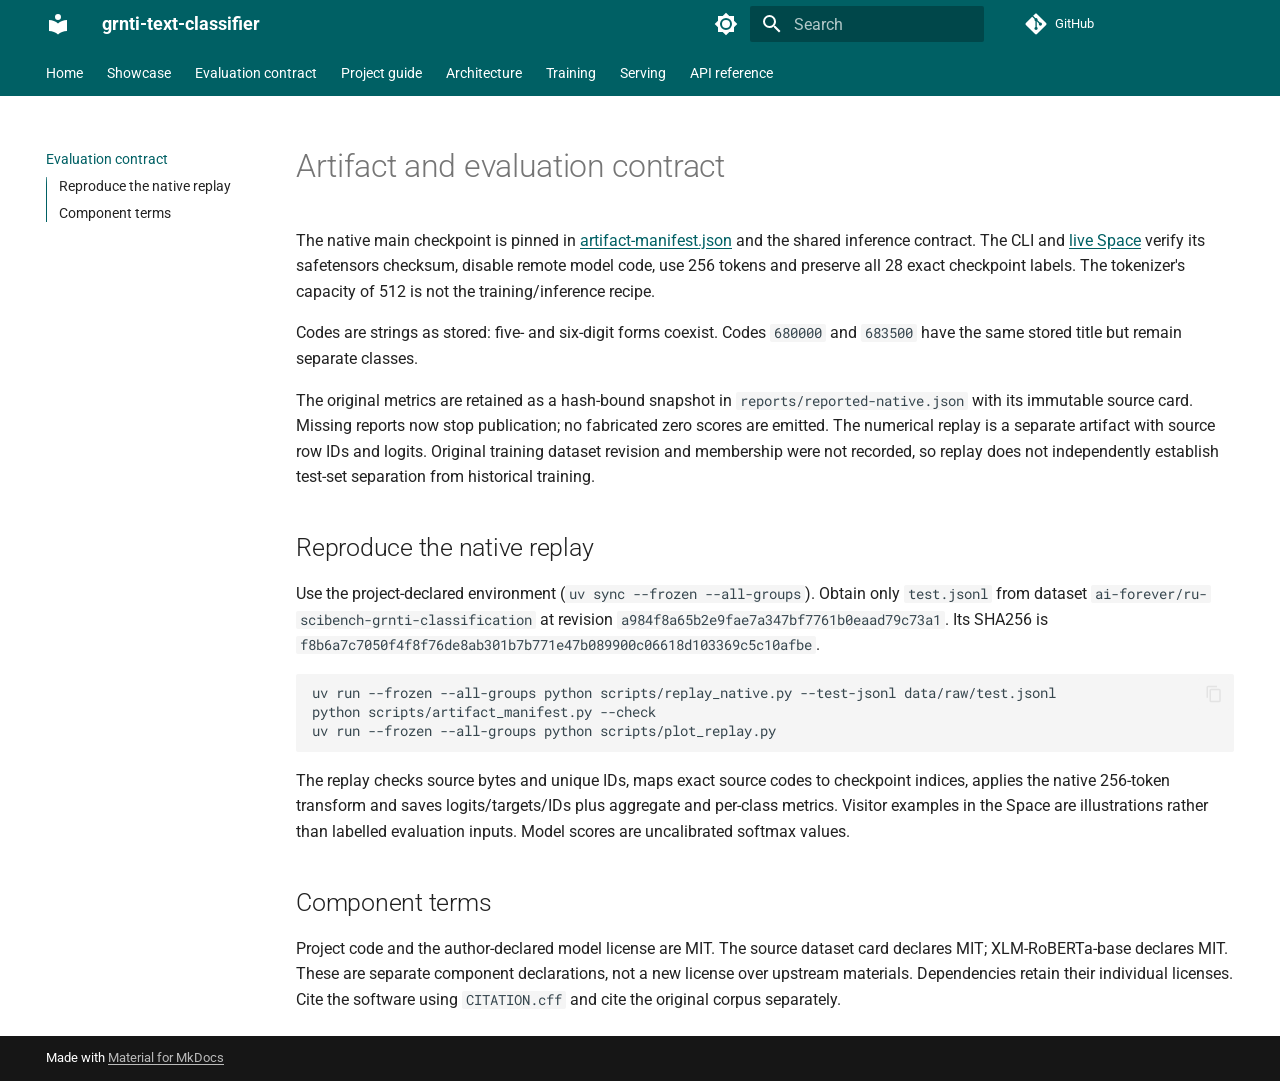
<file: EVALUATION/index.html>
<!doctype html>
<html lang="en" class="no-js">
  <head>
    
      <meta charset="utf-8">
      <meta name="viewport" content="width=device-width,initial-scale=1">
      
        <meta name="description" content="Russian scientific-text classification with pinned artifacts and evaluation provenance.">
      
      
      
      
        <link rel="prev" href="../showcase/">
      
      
        <link rel="next" href="../project-guide/">
      
      
        
      
      
      <link rel="icon" href="../assets/images/favicon.png">
      <meta name="generator" content="mkdocs-1.6.1, mkdocs-material-9.7.6">
    
    
      
        <title>Evaluation contract - grnti-text-classifier</title>
      
    
    
      <link rel="stylesheet" href="../assets/stylesheets/main.484c7ddc.min.css">
      
        
        <link rel="stylesheet" href="../assets/stylesheets/palette.ab4e12ef.min.css">
      
      


    
    
      
    
    
      
        
        
        <link rel="preconnect" href="https://fonts.gstatic.com" crossorigin>
        <link rel="stylesheet" href="https://fonts.googleapis.com/css?family=Roboto:300,300i,400,400i,700,700i%7CRoboto+Mono:400,400i,700,700i&display=fallback">
        <style>:root{--md-text-font:"Roboto";--md-code-font:"Roboto Mono"}</style>
      
    
    
      <link rel="stylesheet" href="../assets/_mkdocstrings.css">
    
      <link rel="stylesheet" href="../assets/accessibility.css?v=20261015-a11y3">
    
      <link rel="stylesheet" href="../assets/showcase/explorer.css">
    
    <script>__md_scope=new URL("..",location),__md_hash=e=>[...e].reduce(((e,_)=>(e<<5)-e+_.charCodeAt(0)),0),__md_get=(e,_=localStorage,t=__md_scope)=>JSON.parse(_.getItem(t.pathname+"."+e)),__md_set=(e,_,t=localStorage,a=__md_scope)=>{try{t.setItem(a.pathname+"."+e,JSON.stringify(_))}catch(e){}}</script>
    
      

    
    
  </head>
  
  
    
    
      
    
    
    
    
    <body dir="ltr" data-md-color-scheme="default" data-md-color-primary="cyan" data-md-color-accent="cyan">
  
    
    <input class="md-toggle" data-md-toggle="drawer" type="checkbox" id="__drawer" autocomplete="off">
    <input class="md-toggle" data-md-toggle="search" type="checkbox" id="__search" autocomplete="off">
    <label class="md-overlay" for="__drawer"></label>
    <div data-md-component="skip">
      
        
        <a href="#artifact-and-evaluation-contract" class="md-skip">
          Skip to content
        </a>
      
    </div>
    <div data-md-component="announce">
      
    </div>
    
    
      

<header class="md-header" data-md-component="header">
  <nav class="md-header__inner md-grid" aria-label="Header">
    <a href=".." title="grnti-text-classifier" class="md-header__button md-logo" aria-label="grnti-text-classifier" data-md-component="logo">
      
  
  <svg xmlns="http://www.w3.org/2000/svg" viewBox="0 0 24 24"><path d="M12 8a3 3 0 0 0 3-3 3 3 0 0 0-3-3 3 3 0 0 0-3 3 3 3 0 0 0 3 3m0 3.54C9.64 9.35 6.5 8 3 8v11c3.5 0 6.64 1.35 9 3.54 2.36-2.19 5.5-3.54 9-3.54V8c-3.5 0-6.64 1.35-9 3.54"/></svg>

    </a>
    <label class="md-header__button md-icon" for="__drawer">
      
      <svg xmlns="http://www.w3.org/2000/svg" viewBox="0 0 24 24"><path d="M3 6h18v2H3zm0 5h18v2H3zm0 5h18v2H3z"/></svg>
    </label>
    <div class="md-header__title" data-md-component="header-title">
      <div class="md-header__ellipsis">
        <div class="md-header__topic">
          <span class="md-ellipsis">
            grnti-text-classifier
          </span>
        </div>
        <div class="md-header__topic" data-md-component="header-topic">
          <span class="md-ellipsis">
            
              Evaluation contract
            
          </span>
        </div>
      </div>
    </div>
    
      
        <form class="md-header__option" data-md-component="palette">
  
    
    
    
    <input class="md-option" data-md-color-media="(prefers-color-scheme: light)" data-md-color-scheme="default" data-md-color-primary="cyan" data-md-color-accent="cyan"  aria-label="Switch to dark mode"  type="radio" name="__palette" id="__palette_0">
    
      <label class="md-header__button md-icon" title="Switch to dark mode" for="__palette_1" hidden>
        <svg xmlns="http://www.w3.org/2000/svg" viewBox="0 0 24 24"><path d="M12 8a4 4 0 0 0-4 4 4 4 0 0 0 4 4 4 4 0 0 0 4-4 4 4 0 0 0-4-4m0 10a6 6 0 0 1-6-6 6 6 0 0 1 6-6 6 6 0 0 1 6 6 6 6 0 0 1-6 6m8-9.31V4h-4.69L12 .69 8.69 4H4v4.69L.69 12 4 15.31V20h4.69L12 23.31 15.31 20H20v-4.69L23.31 12z"/></svg>
      </label>
    
  
    
    
    
    <input class="md-option" data-md-color-media="(prefers-color-scheme: dark)" data-md-color-scheme="slate" data-md-color-primary="cyan" data-md-color-accent="cyan"  aria-label="Switch to light mode"  type="radio" name="__palette" id="__palette_1">
    
      <label class="md-header__button md-icon" title="Switch to light mode" for="__palette_0" hidden>
        <svg xmlns="http://www.w3.org/2000/svg" viewBox="0 0 24 24"><path d="M12 18c-.89 0-1.74-.2-2.5-.55C11.56 16.5 13 14.42 13 12s-1.44-4.5-3.5-5.45C10.26 6.2 11.11 6 12 6a6 6 0 0 1 6 6 6 6 0 0 1-6 6m8-9.31V4h-4.69L12 .69 8.69 4H4v4.69L.69 12 4 15.31V20h4.69L12 23.31 15.31 20H20v-4.69L23.31 12z"/></svg>
      </label>
    
  
</form>
      
    
    
      <script>var palette=__md_get("__palette");if(palette&&palette.color){if("(prefers-color-scheme)"===palette.color.media){var media=matchMedia("(prefers-color-scheme: light)"),input=document.querySelector(media.matches?"[data-md-color-media='(prefers-color-scheme: light)']":"[data-md-color-media='(prefers-color-scheme: dark)']");palette.color.media=input.getAttribute("data-md-color-media"),palette.color.scheme=input.getAttribute("data-md-color-scheme"),palette.color.primary=input.getAttribute("data-md-color-primary"),palette.color.accent=input.getAttribute("data-md-color-accent")}for(var[key,value]of Object.entries(palette.color))document.body.setAttribute("data-md-color-"+key,value)}</script>
    
    
    
      
      
        <label class="md-header__button md-icon" for="__search">
          
          <svg xmlns="http://www.w3.org/2000/svg" viewBox="0 0 24 24"><path d="M9.5 3A6.5 6.5 0 0 1 16 9.5c0 1.61-.59 3.09-1.56 4.23l.27.27h.79l5 5-1.5 1.5-5-5v-.79l-.27-.27A6.52 6.52 0 0 1 9.5 16 6.5 6.5 0 0 1 3 9.5 6.5 6.5 0 0 1 9.5 3m0 2C7 5 5 7 5 9.5S7 14 9.5 14 14 12 14 9.5 12 5 9.5 5"/></svg>
        </label>
        <div class="md-search" data-md-component="search" role="dialog">
  <label class="md-search__overlay" for="__search"></label>
  <div class="md-search__inner" role="search">
    <form class="md-search__form" name="search">
      <input type="text" class="md-search__input" name="query" aria-label="Search" placeholder="Search" autocapitalize="off" autocorrect="off" autocomplete="off" spellcheck="false" data-md-component="search-query" required>
      <label class="md-search__icon md-icon" for="__search">
        
        <svg xmlns="http://www.w3.org/2000/svg" viewBox="0 0 24 24"><path d="M9.5 3A6.5 6.5 0 0 1 16 9.5c0 1.61-.59 3.09-1.56 4.23l.27.27h.79l5 5-1.5 1.5-5-5v-.79l-.27-.27A6.52 6.52 0 0 1 9.5 16 6.5 6.5 0 0 1 3 9.5 6.5 6.5 0 0 1 9.5 3m0 2C7 5 5 7 5 9.5S7 14 9.5 14 14 12 14 9.5 12 5 9.5 5"/></svg>
        
        <svg xmlns="http://www.w3.org/2000/svg" viewBox="0 0 24 24"><path d="M20 11v2H8l5.5 5.5-1.42 1.42L4.16 12l7.92-7.92L13.5 5.5 8 11z"/></svg>
      </label>
      <nav class="md-search__options" aria-label="Search">
        
        <button type="reset" class="md-search__icon md-icon" title="Clear" aria-label="Clear" tabindex="-1">
          
          <svg xmlns="http://www.w3.org/2000/svg" viewBox="0 0 24 24"><path d="M19 6.41 17.59 5 12 10.59 6.41 5 5 6.41 10.59 12 5 17.59 6.41 19 12 13.41 17.59 19 19 17.59 13.41 12z"/></svg>
        </button>
      </nav>
      
        <div class="md-search__suggest" data-md-component="search-suggest"></div>
      
    </form>
    <div class="md-search__output">
      <div class="md-search__scrollwrap" tabindex="0" data-md-scrollfix>
        <div class="md-search-result" data-md-component="search-result">
          <div class="md-search-result__meta">
            Initializing search
          </div>
          <ol class="md-search-result__list" role="presentation"></ol>
        </div>
      </div>
    </div>
  </div>
</div>
      
    
    
      <div class="md-header__source">
        <a href="https://github.com/kiselyovd/grnti-text-classifier" title="Go to repository" class="md-source" data-md-component="source">
  <div class="md-source__icon md-icon">
    
    <svg xmlns="http://www.w3.org/2000/svg" viewBox="0 0 448 512"><!--! Font Awesome Free 7.1.0 by @fontawesome - https://fontawesome.com License - https://fontawesome.com/license/free (Icons: CC BY 4.0, Fonts: SIL OFL 1.1, Code: MIT License) Copyright 2025 Fonticons, Inc.--><path d="M439.6 236.1 244 40.5c-5.4-5.5-12.8-8.5-20.4-8.5s-15 3-20.4 8.4L162.5 81l51.5 51.5c27.1-9.1 52.7 16.8 43.4 43.7l49.7 49.7c34.2-11.8 61.2 31 35.5 56.7-26.5 26.5-70.2-2.9-56-37.3L240.3 199v121.9c25.3 12.5 22.3 41.8 9.1 55-6.4 6.4-15.2 10.1-24.3 10.1s-17.8-3.6-24.3-10.1c-17.6-17.6-11.1-46.9 11.2-56v-123c-20.8-8.5-24.6-30.7-18.6-45L142.6 101 8.5 235.1C3 240.6 0 247.9 0 255.5s3 15 8.5 20.4l195.6 195.7c5.4 5.4 12.7 8.4 20.4 8.4s15-3 20.4-8.4l194.7-194.7c5.4-5.4 8.4-12.8 8.4-20.4s-3-15-8.4-20.4"/></svg>
  </div>
  <div class="md-source__repository">
    GitHub
  </div>
</a>
      </div>
    
  </nav>
  
</header>
    
    <div class="md-container" data-md-component="container">
      
      
        
          
            
<nav class="md-tabs" aria-label="Tabs" data-md-component="tabs">
  <div class="md-grid">
    <ul class="md-tabs__list">
      
        
  
  
  
  
    <li class="md-tabs__item">
      <a href=".." class="md-tabs__link">
        
  
  
    
  
  Home

      </a>
    </li>
  

      
        
  
  
  
  
    <li class="md-tabs__item">
      <a href="../showcase/" class="md-tabs__link">
        
  
  
    
  
  Showcase

      </a>
    </li>
  

      
        
  
  
  
    
  
  
    <li class="md-tabs__item md-tabs__item--active">
      <a href="./" class="md-tabs__link">
        
  
  
    
  
  Evaluation contract

      </a>
    </li>
  

      
        
  
  
  
  
    <li class="md-tabs__item">
      <a href="../project-guide/" class="md-tabs__link">
        
  
  
    
  
  Project guide

      </a>
    </li>
  

      
        
  
  
  
  
    <li class="md-tabs__item">
      <a href="../architecture/" class="md-tabs__link">
        
  
  
    
  
  Architecture

      </a>
    </li>
  

      
        
  
  
  
  
    <li class="md-tabs__item">
      <a href="../training/" class="md-tabs__link">
        
  
  
    
  
  Training

      </a>
    </li>
  

      
        
  
  
  
  
    <li class="md-tabs__item">
      <a href="../serving/" class="md-tabs__link">
        
  
  
    
  
  Serving

      </a>
    </li>
  

      
        
  
  
  
  
    <li class="md-tabs__item">
      <a href="../api/" class="md-tabs__link">
        
  
  
    
  
  API reference

      </a>
    </li>
  

      
    </ul>
  </div>
</nav>
          
        
      
      <main class="md-main" data-md-component="main">
        <div class="md-main__inner md-grid">
          
            
              
              <div class="md-sidebar md-sidebar--primary" data-md-component="sidebar" data-md-type="navigation" >
                <div class="md-sidebar__scrollwrap">
                  <div class="md-sidebar__inner">
                    


  


  

<nav class="md-nav md-nav--primary md-nav--lifted md-nav--integrated" aria-label="Navigation" data-md-level="0">
  <label class="md-nav__title" for="__drawer">
    <a href=".." title="grnti-text-classifier" class="md-nav__button md-logo" aria-label="grnti-text-classifier" data-md-component="logo">
      
  
  <svg xmlns="http://www.w3.org/2000/svg" viewBox="0 0 24 24"><path d="M12 8a3 3 0 0 0 3-3 3 3 0 0 0-3-3 3 3 0 0 0-3 3 3 3 0 0 0 3 3m0 3.54C9.64 9.35 6.5 8 3 8v11c3.5 0 6.64 1.35 9 3.54 2.36-2.19 5.5-3.54 9-3.54V8c-3.5 0-6.64 1.35-9 3.54"/></svg>

    </a>
    grnti-text-classifier
  </label>
  
    <div class="md-nav__source">
      <a href="https://github.com/kiselyovd/grnti-text-classifier" title="Go to repository" class="md-source" data-md-component="source">
  <div class="md-source__icon md-icon">
    
    <svg xmlns="http://www.w3.org/2000/svg" viewBox="0 0 448 512"><!--! Font Awesome Free 7.1.0 by @fontawesome - https://fontawesome.com License - https://fontawesome.com/license/free (Icons: CC BY 4.0, Fonts: SIL OFL 1.1, Code: MIT License) Copyright 2025 Fonticons, Inc.--><path d="M439.6 236.1 244 40.5c-5.4-5.5-12.8-8.5-20.4-8.5s-15 3-20.4 8.4L162.5 81l51.5 51.5c27.1-9.1 52.7 16.8 43.4 43.7l49.7 49.7c34.2-11.8 61.2 31 35.5 56.7-26.5 26.5-70.2-2.9-56-37.3L240.3 199v121.9c25.3 12.5 22.3 41.8 9.1 55-6.4 6.4-15.2 10.1-24.3 10.1s-17.8-3.6-24.3-10.1c-17.6-17.6-11.1-46.9 11.2-56v-123c-20.8-8.5-24.6-30.7-18.6-45L142.6 101 8.5 235.1C3 240.6 0 247.9 0 255.5s3 15 8.5 20.4l195.6 195.7c5.4 5.4 12.7 8.4 20.4 8.4s15-3 20.4-8.4l194.7-194.7c5.4-5.4 8.4-12.8 8.4-20.4s-3-15-8.4-20.4"/></svg>
  </div>
  <div class="md-source__repository">
    GitHub
  </div>
</a>
    </div>
  
  <ul class="md-nav__list" data-md-scrollfix>
    
      
      
  
  
  
  
    <li class="md-nav__item">
      <a href=".." class="md-nav__link">
        
  
  
  <span class="md-ellipsis">
    
  
    Home
  

    
  </span>
  
  

      </a>
    </li>
  

    
      
      
  
  
  
  
    <li class="md-nav__item">
      <a href="../showcase/" class="md-nav__link">
        
  
  
  <span class="md-ellipsis">
    
  
    Showcase
  

    
  </span>
  
  

      </a>
    </li>
  

    
      
      
  
  
    
  
  
  
    <li class="md-nav__item md-nav__item--active">
      
      <input class="md-nav__toggle md-toggle" type="checkbox" id="__toc">
      
      
        
      
      
        <label class="md-nav__link md-nav__link--active" for="__toc">
          
  
  
  <span class="md-ellipsis">
    
  
    Evaluation contract
  

    
  </span>
  
  

          <span class="md-nav__icon md-icon"></span>
        </label>
      
      <a href="./" class="md-nav__link md-nav__link--active">
        
  
  
  <span class="md-ellipsis">
    
  
    Evaluation contract
  

    
  </span>
  
  

      </a>
      
        

<nav class="md-nav md-nav--secondary" aria-label="Table of contents">
  
  
  
    
  
  
    <label class="md-nav__title" for="__toc">
      <span class="md-nav__icon md-icon"></span>
      Table of contents
    </label>
    <ul class="md-nav__list" data-md-component="toc" data-md-scrollfix>
      
        <li class="md-nav__item">
  <a href="#reproduce-the-native-replay" class="md-nav__link">
    <span class="md-ellipsis">
      
        Reproduce the native replay
      
    </span>
  </a>
  
</li>
      
        <li class="md-nav__item">
  <a href="#component-terms" class="md-nav__link">
    <span class="md-ellipsis">
      
        Component terms
      
    </span>
  </a>
  
</li>
      
    </ul>
  
</nav>
      
    </li>
  

    
      
      
  
  
  
  
    <li class="md-nav__item">
      <a href="../project-guide/" class="md-nav__link">
        
  
  
  <span class="md-ellipsis">
    
  
    Project guide
  

    
  </span>
  
  

      </a>
    </li>
  

    
      
      
  
  
  
  
    <li class="md-nav__item">
      <a href="../architecture/" class="md-nav__link">
        
  
  
  <span class="md-ellipsis">
    
  
    Architecture
  

    
  </span>
  
  

      </a>
    </li>
  

    
      
      
  
  
  
  
    <li class="md-nav__item">
      <a href="../training/" class="md-nav__link">
        
  
  
  <span class="md-ellipsis">
    
  
    Training
  

    
  </span>
  
  

      </a>
    </li>
  

    
      
      
  
  
  
  
    <li class="md-nav__item">
      <a href="../serving/" class="md-nav__link">
        
  
  
  <span class="md-ellipsis">
    
  
    Serving
  

    
  </span>
  
  

      </a>
    </li>
  

    
      
      
  
  
  
  
    <li class="md-nav__item">
      <a href="../api/" class="md-nav__link">
        
  
  
  <span class="md-ellipsis">
    
  
    API reference
  

    
  </span>
  
  

      </a>
    </li>
  

    
  </ul>
</nav>
                  </div>
                </div>
              </div>
            
            
          
          
            <div class="md-content" data-md-component="content">
              
              <article class="md-content__inner md-typeset">
                
                  


  
  


<h1 id="artifact-and-evaluation-contract">Artifact and evaluation contract</h1>
<p>The native main checkpoint is pinned in <a href="https://github.com/kiselyovd/grnti-text-classifier/blob/main/artifact-manifest.json">artifact-manifest.json</a> and the shared inference contract. The CLI and <a href="https://huggingface.co/spaces/kiselyovd/grnti-text-classifier-demo">live Space</a> verify its safetensors checksum, disable remote model code, use 256 tokens and preserve all 28 exact checkpoint labels. The tokenizer's capacity of 512 is not the training/inference recipe.</p>
<p>Codes are strings as stored: five- and six-digit forms coexist. Codes <code>680000</code> and <code>683500</code> have the same stored title but remain separate classes.</p>
<p>The original metrics are retained as a hash-bound snapshot in <code>reports/reported-native.json</code> with its immutable source card. Missing reports now stop publication; no fabricated zero scores are emitted. The numerical replay is a separate artifact with source row IDs and logits. Original training dataset revision and membership were not recorded, so replay does not independently establish test-set separation from historical training.</p>
<h2 id="reproduce-the-native-replay">Reproduce the native replay</h2>
<p>Use the project-declared environment (<code>uv sync --frozen --all-groups</code>). Obtain only <code>test.jsonl</code> from dataset <code>ai-forever/ru-scibench-grnti-classification</code> at revision <code>a984f8a65b2e9fae7a347bf7761b0eaad79c73a1</code>. Its SHA256 is <code>f8b6a7c7050f4f8f76de8ab301b7b771e47b089900c06618d103369c5c10afbe</code>.</p>
<div class="highlight"><pre><span></span><code>uv<span class="w"> </span>run<span class="w"> </span>--frozen<span class="w"> </span>--all-groups<span class="w"> </span>python<span class="w"> </span>scripts/replay_native.py<span class="w"> </span>--test-jsonl<span class="w"> </span>data/raw/test.jsonl
python<span class="w"> </span>scripts/artifact_manifest.py<span class="w"> </span>--check
uv<span class="w"> </span>run<span class="w"> </span>--frozen<span class="w"> </span>--all-groups<span class="w"> </span>python<span class="w"> </span>scripts/plot_replay.py
</code></pre></div>
<p>The replay checks source bytes and unique IDs, maps exact source codes to checkpoint indices, applies the native 256-token transform and saves logits/targets/IDs plus aggregate and per-class metrics. Visitor examples in the Space are illustrations rather than labelled evaluation inputs. Model scores are uncalibrated softmax values.</p>
<h2 id="component-terms">Component terms</h2>
<p>Project code and the author-declared model license are MIT. The source dataset card declares MIT; XLM-RoBERTa-base declares MIT. These are separate component declarations, not a new license over upstream materials. Dependencies retain their individual licenses. Cite the software using <code>CITATION.cff</code> and cite the original corpus separately.</p>












                
              </article>
            </div>
          
          
<script>var target=document.getElementById(location.hash.slice(1));target&&target.name&&(target.checked=target.name.startsWith("__tabbed_"))</script>
        </div>
        
          <button type="button" class="md-top md-icon" data-md-component="top" hidden>
  
  <svg xmlns="http://www.w3.org/2000/svg" viewBox="0 0 24 24"><path d="M13 20h-2V8l-5.5 5.5-1.42-1.42L12 4.16l7.92 7.92-1.42 1.42L13 8z"/></svg>
  Back to top
</button>
        
      </main>
      
        <footer class="md-footer">
  
  <div class="md-footer-meta md-typeset">
    <div class="md-footer-meta__inner md-grid">
      <div class="md-copyright">
  
  
    Made with
    <a href="https://squidfunk.github.io/mkdocs-material/" target="_blank" rel="noopener">
      Material for MkDocs
    </a>
  
</div>
      
    </div>
  </div>
</footer>
      
    </div>
    <div class="md-dialog" data-md-component="dialog">
      <div class="md-dialog__inner md-typeset"></div>
    </div>
    
    
    
      
      
      <script id="__config" type="application/json">{"annotate": null, "base": "..", "features": ["content.code.copy", "navigation.indexes", "navigation.tabs", "navigation.top", "toc.integrate", "search.highlight", "search.suggest"], "search": "../assets/javascripts/workers/search.2c215733.min.js", "tags": null, "translations": {"clipboard.copied": "Copied to clipboard", "clipboard.copy": "Copy to clipboard", "search.result.more.one": "1 more on this page", "search.result.more.other": "# more on this page", "search.result.none": "No matching documents", "search.result.one": "1 matching document", "search.result.other": "# matching documents", "search.result.placeholder": "Type to start searching", "search.result.term.missing": "Missing", "select.version": "Select version"}, "version": null}</script>
    
    
      <script src="../assets/javascripts/bundle.79ae519e.min.js"></script>
      
        <script src="../assets/showcase/explorer.js" type="module"></script>
      
    
  </body>
</html>
</file>
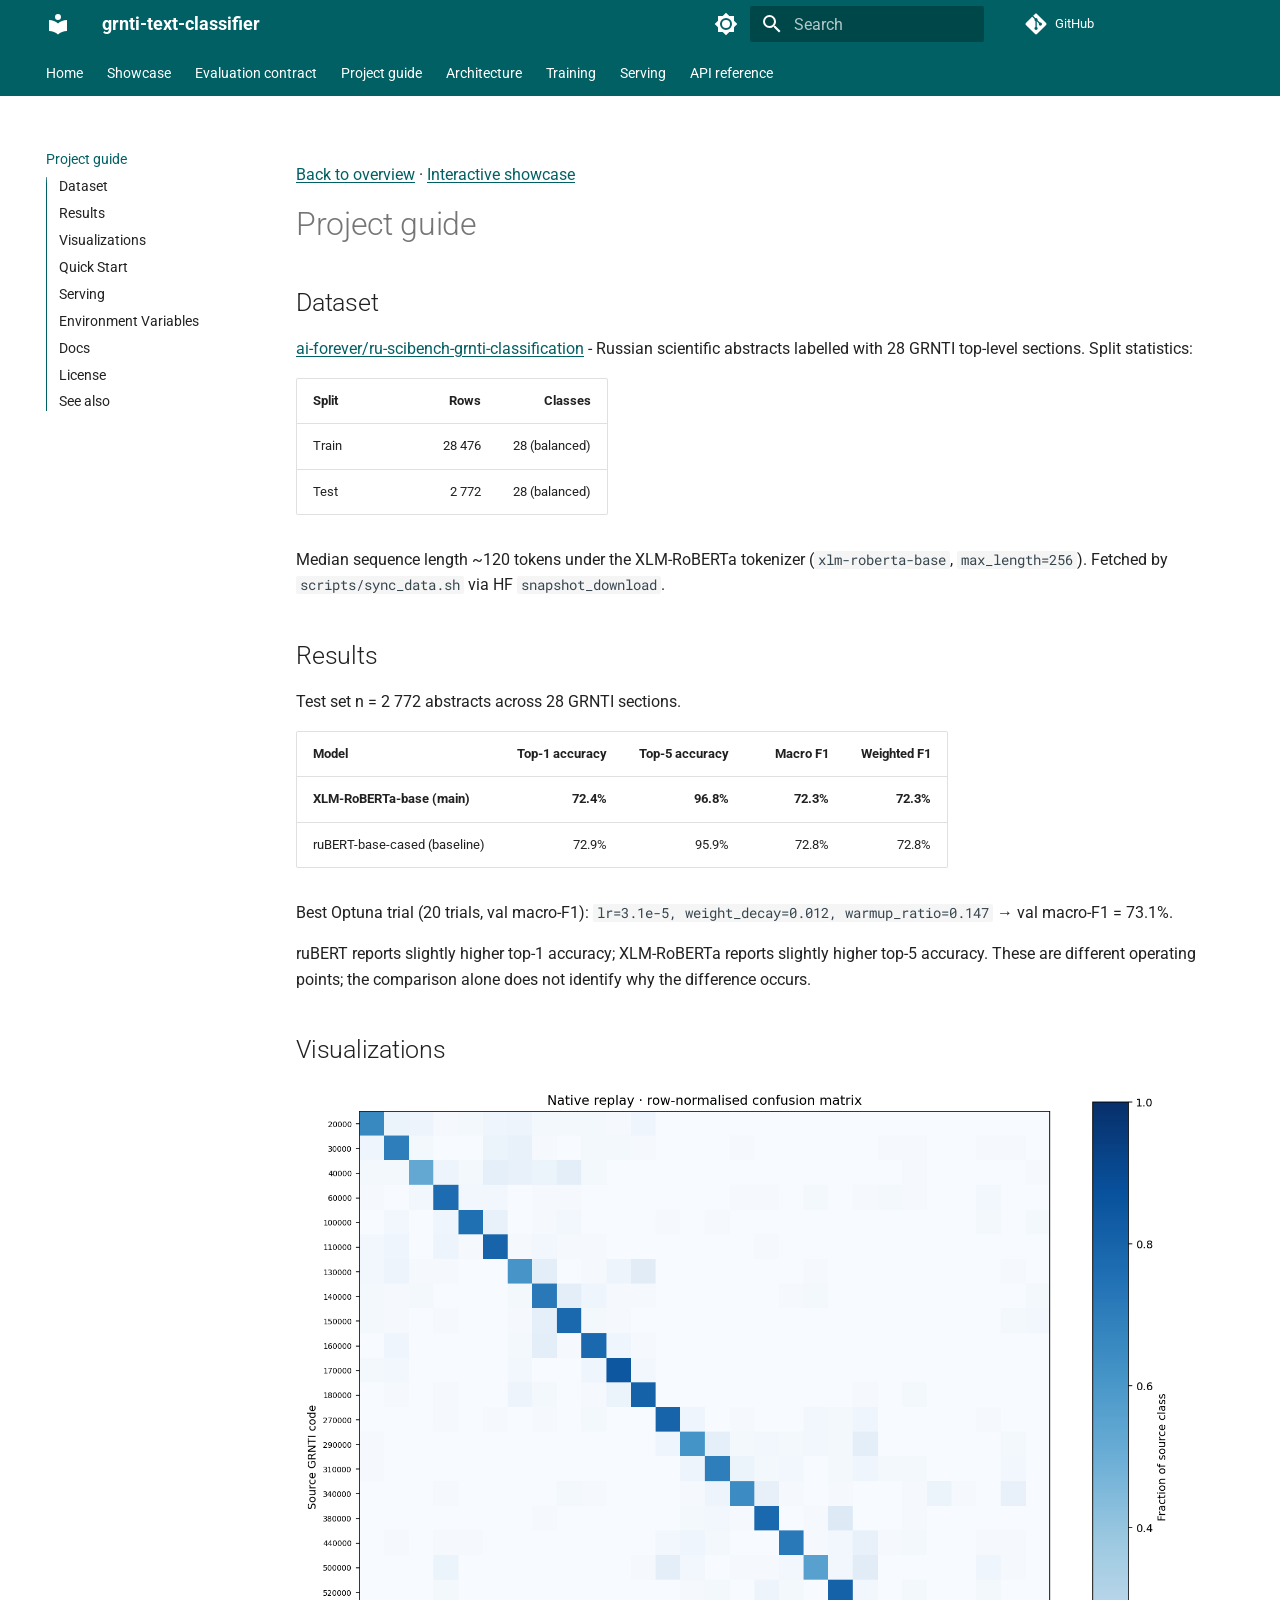
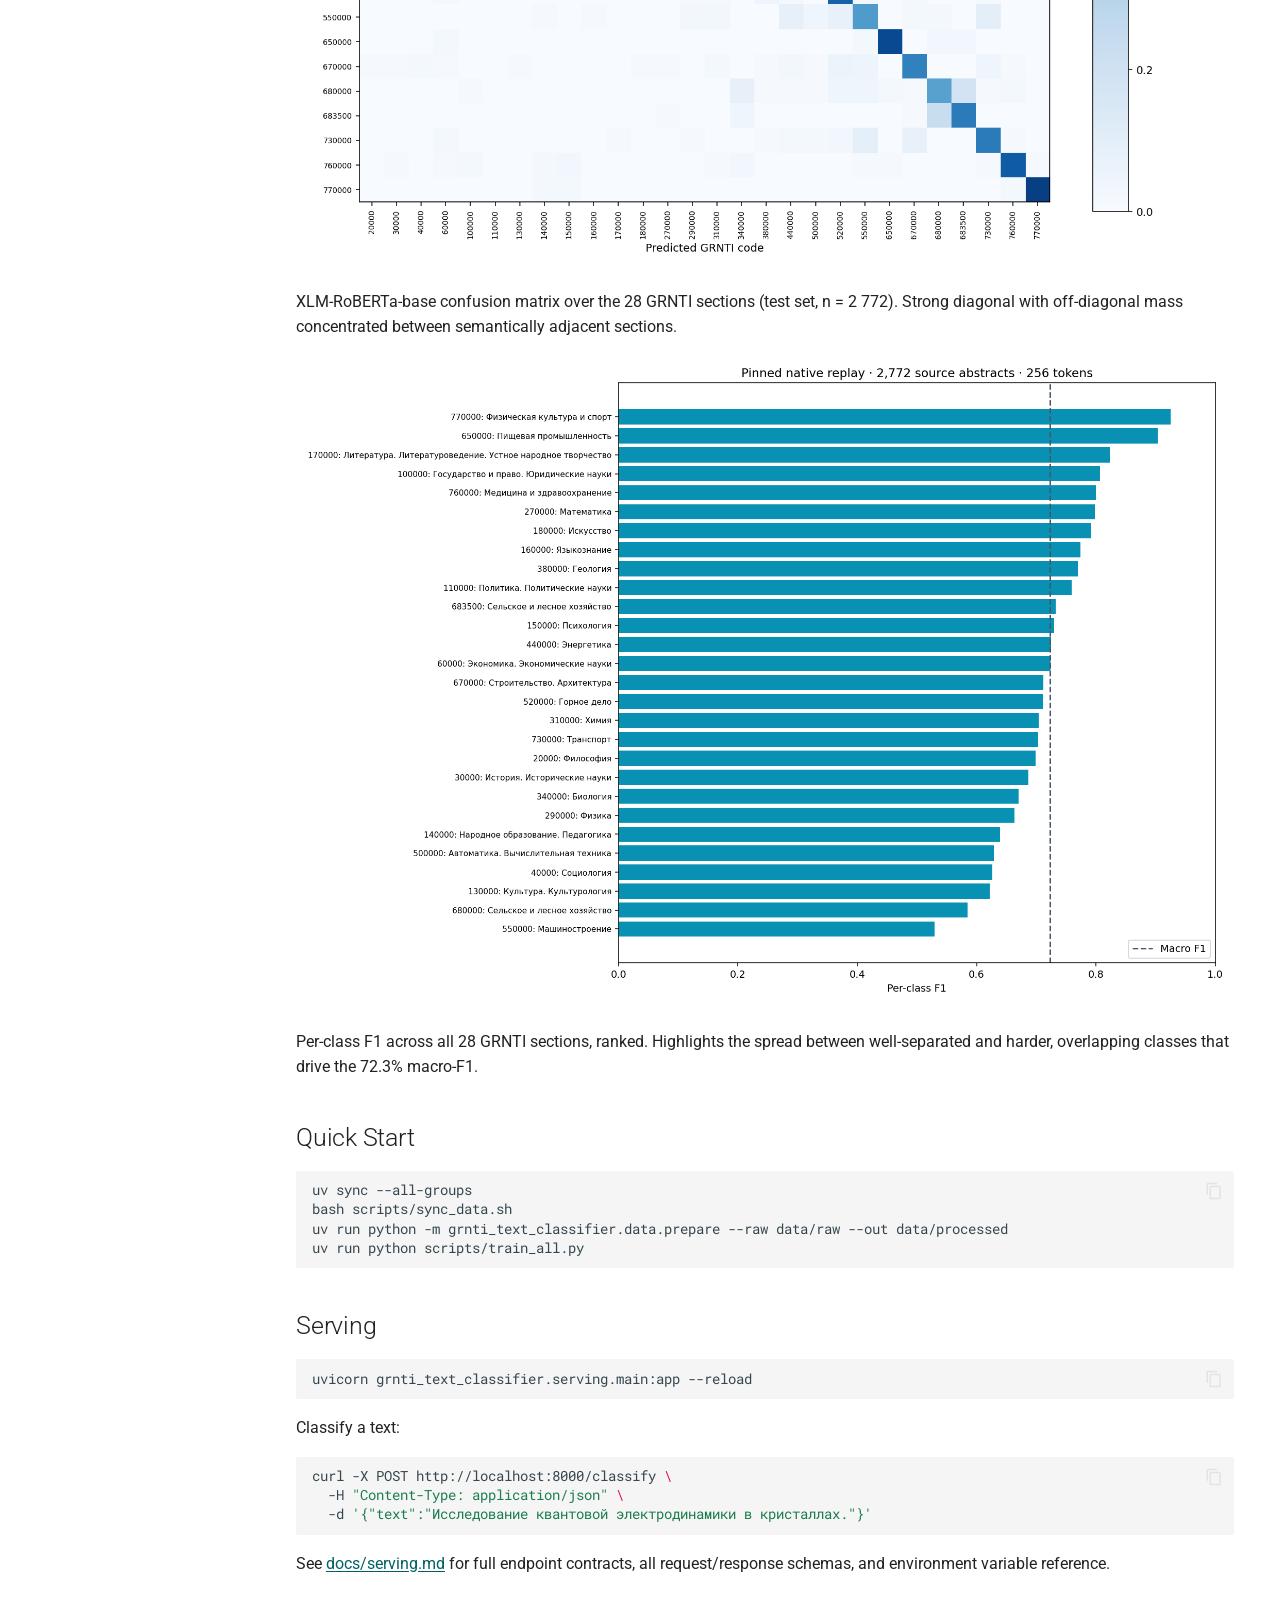
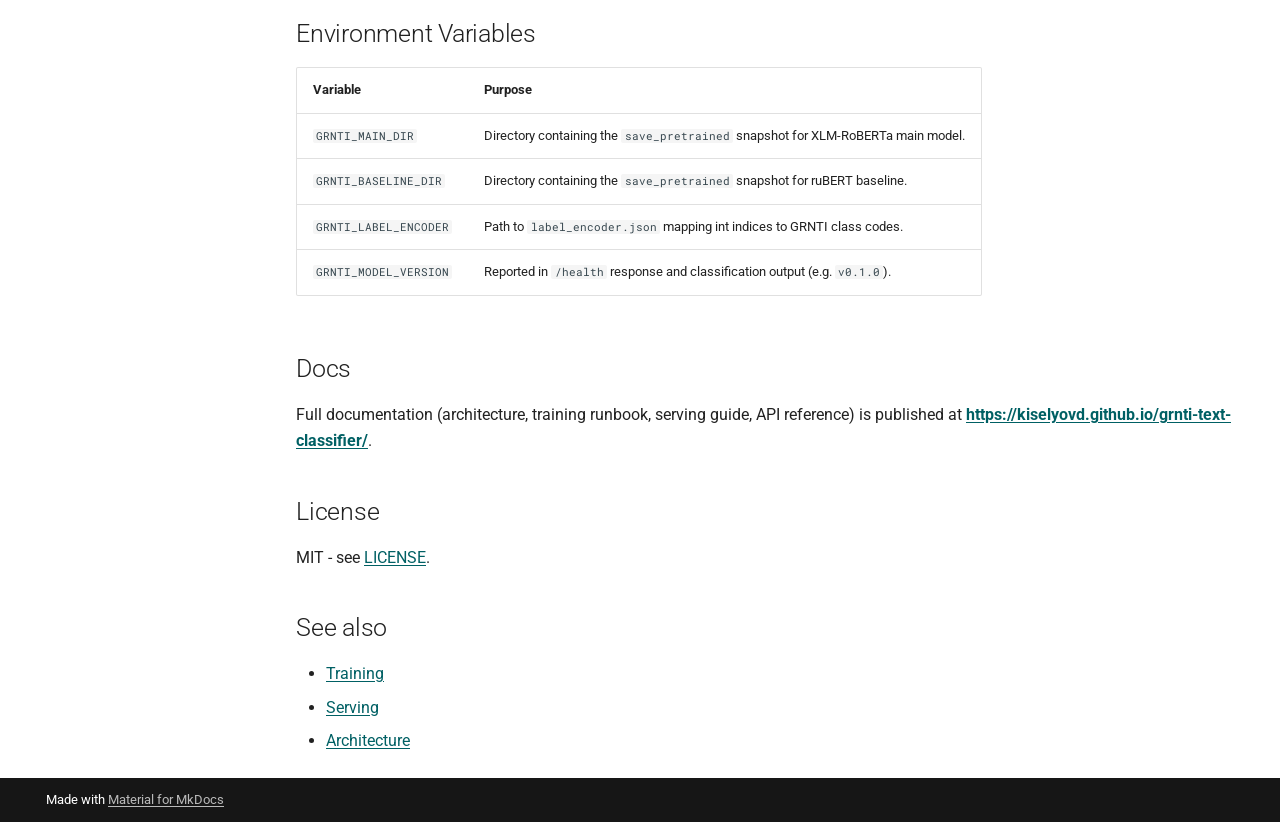
<file: project-guide/index.html>
<!doctype html>
<html lang="en" class="no-js">
  <head>
    
      <meta charset="utf-8">
      <meta name="viewport" content="width=device-width,initial-scale=1">
      
        <meta name="description" content="Russian scientific-text classification with pinned artifacts and evaluation provenance.">
      
      
      
      
        <link rel="prev" href="../EVALUATION/">
      
      
        <link rel="next" href="../architecture/">
      
      
        
      
      
      <link rel="icon" href="../assets/images/favicon.png">
      <meta name="generator" content="mkdocs-1.6.1, mkdocs-material-9.7.6">
    
    
      
        <title>Project guide - grnti-text-classifier</title>
      
    
    
      <link rel="stylesheet" href="../assets/stylesheets/main.484c7ddc.min.css">
      
        
        <link rel="stylesheet" href="../assets/stylesheets/palette.ab4e12ef.min.css">
      
      


    
    
      
    
    
      
        
        
        <link rel="preconnect" href="https://fonts.gstatic.com" crossorigin>
        <link rel="stylesheet" href="https://fonts.googleapis.com/css?family=Roboto:300,300i,400,400i,700,700i%7CRoboto+Mono:400,400i,700,700i&display=fallback">
        <style>:root{--md-text-font:"Roboto";--md-code-font:"Roboto Mono"}</style>
      
    
    
      <link rel="stylesheet" href="../assets/_mkdocstrings.css">
    
      <link rel="stylesheet" href="../assets/accessibility.css?v=20261015-a11y3">
    
      <link rel="stylesheet" href="../assets/showcase/explorer.css">
    
    <script>__md_scope=new URL("..",location),__md_hash=e=>[...e].reduce(((e,_)=>(e<<5)-e+_.charCodeAt(0)),0),__md_get=(e,_=localStorage,t=__md_scope)=>JSON.parse(_.getItem(t.pathname+"."+e)),__md_set=(e,_,t=localStorage,a=__md_scope)=>{try{t.setItem(a.pathname+"."+e,JSON.stringify(_))}catch(e){}}</script>
    
      

    
    
  </head>
  
  
    
    
      
    
    
    
    
    <body dir="ltr" data-md-color-scheme="default" data-md-color-primary="cyan" data-md-color-accent="cyan">
  
    
    <input class="md-toggle" data-md-toggle="drawer" type="checkbox" id="__drawer" autocomplete="off">
    <input class="md-toggle" data-md-toggle="search" type="checkbox" id="__search" autocomplete="off">
    <label class="md-overlay" for="__drawer"></label>
    <div data-md-component="skip">
      
        
        <a href="#project-guide" class="md-skip">
          Skip to content
        </a>
      
    </div>
    <div data-md-component="announce">
      
    </div>
    
    
      

<header class="md-header" data-md-component="header">
  <nav class="md-header__inner md-grid" aria-label="Header">
    <a href=".." title="grnti-text-classifier" class="md-header__button md-logo" aria-label="grnti-text-classifier" data-md-component="logo">
      
  
  <svg xmlns="http://www.w3.org/2000/svg" viewBox="0 0 24 24"><path d="M12 8a3 3 0 0 0 3-3 3 3 0 0 0-3-3 3 3 0 0 0-3 3 3 3 0 0 0 3 3m0 3.54C9.64 9.35 6.5 8 3 8v11c3.5 0 6.64 1.35 9 3.54 2.36-2.19 5.5-3.54 9-3.54V8c-3.5 0-6.64 1.35-9 3.54"/></svg>

    </a>
    <label class="md-header__button md-icon" for="__drawer">
      
      <svg xmlns="http://www.w3.org/2000/svg" viewBox="0 0 24 24"><path d="M3 6h18v2H3zm0 5h18v2H3zm0 5h18v2H3z"/></svg>
    </label>
    <div class="md-header__title" data-md-component="header-title">
      <div class="md-header__ellipsis">
        <div class="md-header__topic">
          <span class="md-ellipsis">
            grnti-text-classifier
          </span>
        </div>
        <div class="md-header__topic" data-md-component="header-topic">
          <span class="md-ellipsis">
            
              Project guide
            
          </span>
        </div>
      </div>
    </div>
    
      
        <form class="md-header__option" data-md-component="palette">
  
    
    
    
    <input class="md-option" data-md-color-media="(prefers-color-scheme: light)" data-md-color-scheme="default" data-md-color-primary="cyan" data-md-color-accent="cyan"  aria-label="Switch to dark mode"  type="radio" name="__palette" id="__palette_0">
    
      <label class="md-header__button md-icon" title="Switch to dark mode" for="__palette_1" hidden>
        <svg xmlns="http://www.w3.org/2000/svg" viewBox="0 0 24 24"><path d="M12 8a4 4 0 0 0-4 4 4 4 0 0 0 4 4 4 4 0 0 0 4-4 4 4 0 0 0-4-4m0 10a6 6 0 0 1-6-6 6 6 0 0 1 6-6 6 6 0 0 1 6 6 6 6 0 0 1-6 6m8-9.31V4h-4.69L12 .69 8.69 4H4v4.69L.69 12 4 15.31V20h4.69L12 23.31 15.31 20H20v-4.69L23.31 12z"/></svg>
      </label>
    
  
    
    
    
    <input class="md-option" data-md-color-media="(prefers-color-scheme: dark)" data-md-color-scheme="slate" data-md-color-primary="cyan" data-md-color-accent="cyan"  aria-label="Switch to light mode"  type="radio" name="__palette" id="__palette_1">
    
      <label class="md-header__button md-icon" title="Switch to light mode" for="__palette_0" hidden>
        <svg xmlns="http://www.w3.org/2000/svg" viewBox="0 0 24 24"><path d="M12 18c-.89 0-1.74-.2-2.5-.55C11.56 16.5 13 14.42 13 12s-1.44-4.5-3.5-5.45C10.26 6.2 11.11 6 12 6a6 6 0 0 1 6 6 6 6 0 0 1-6 6m8-9.31V4h-4.69L12 .69 8.69 4H4v4.69L.69 12 4 15.31V20h4.69L12 23.31 15.31 20H20v-4.69L23.31 12z"/></svg>
      </label>
    
  
</form>
      
    
    
      <script>var palette=__md_get("__palette");if(palette&&palette.color){if("(prefers-color-scheme)"===palette.color.media){var media=matchMedia("(prefers-color-scheme: light)"),input=document.querySelector(media.matches?"[data-md-color-media='(prefers-color-scheme: light)']":"[data-md-color-media='(prefers-color-scheme: dark)']");palette.color.media=input.getAttribute("data-md-color-media"),palette.color.scheme=input.getAttribute("data-md-color-scheme"),palette.color.primary=input.getAttribute("data-md-color-primary"),palette.color.accent=input.getAttribute("data-md-color-accent")}for(var[key,value]of Object.entries(palette.color))document.body.setAttribute("data-md-color-"+key,value)}</script>
    
    
    
      
      
        <label class="md-header__button md-icon" for="__search">
          
          <svg xmlns="http://www.w3.org/2000/svg" viewBox="0 0 24 24"><path d="M9.5 3A6.5 6.5 0 0 1 16 9.5c0 1.61-.59 3.09-1.56 4.23l.27.27h.79l5 5-1.5 1.5-5-5v-.79l-.27-.27A6.52 6.52 0 0 1 9.5 16 6.5 6.5 0 0 1 3 9.5 6.5 6.5 0 0 1 9.5 3m0 2C7 5 5 7 5 9.5S7 14 9.5 14 14 12 14 9.5 12 5 9.5 5"/></svg>
        </label>
        <div class="md-search" data-md-component="search" role="dialog">
  <label class="md-search__overlay" for="__search"></label>
  <div class="md-search__inner" role="search">
    <form class="md-search__form" name="search">
      <input type="text" class="md-search__input" name="query" aria-label="Search" placeholder="Search" autocapitalize="off" autocorrect="off" autocomplete="off" spellcheck="false" data-md-component="search-query" required>
      <label class="md-search__icon md-icon" for="__search">
        
        <svg xmlns="http://www.w3.org/2000/svg" viewBox="0 0 24 24"><path d="M9.5 3A6.5 6.5 0 0 1 16 9.5c0 1.61-.59 3.09-1.56 4.23l.27.27h.79l5 5-1.5 1.5-5-5v-.79l-.27-.27A6.52 6.52 0 0 1 9.5 16 6.5 6.5 0 0 1 3 9.5 6.5 6.5 0 0 1 9.5 3m0 2C7 5 5 7 5 9.5S7 14 9.5 14 14 12 14 9.5 12 5 9.5 5"/></svg>
        
        <svg xmlns="http://www.w3.org/2000/svg" viewBox="0 0 24 24"><path d="M20 11v2H8l5.5 5.5-1.42 1.42L4.16 12l7.92-7.92L13.5 5.5 8 11z"/></svg>
      </label>
      <nav class="md-search__options" aria-label="Search">
        
        <button type="reset" class="md-search__icon md-icon" title="Clear" aria-label="Clear" tabindex="-1">
          
          <svg xmlns="http://www.w3.org/2000/svg" viewBox="0 0 24 24"><path d="M19 6.41 17.59 5 12 10.59 6.41 5 5 6.41 10.59 12 5 17.59 6.41 19 12 13.41 17.59 19 19 17.59 13.41 12z"/></svg>
        </button>
      </nav>
      
        <div class="md-search__suggest" data-md-component="search-suggest"></div>
      
    </form>
    <div class="md-search__output">
      <div class="md-search__scrollwrap" tabindex="0" data-md-scrollfix>
        <div class="md-search-result" data-md-component="search-result">
          <div class="md-search-result__meta">
            Initializing search
          </div>
          <ol class="md-search-result__list" role="presentation"></ol>
        </div>
      </div>
    </div>
  </div>
</div>
      
    
    
      <div class="md-header__source">
        <a href="https://github.com/kiselyovd/grnti-text-classifier" title="Go to repository" class="md-source" data-md-component="source">
  <div class="md-source__icon md-icon">
    
    <svg xmlns="http://www.w3.org/2000/svg" viewBox="0 0 448 512"><!--! Font Awesome Free 7.1.0 by @fontawesome - https://fontawesome.com License - https://fontawesome.com/license/free (Icons: CC BY 4.0, Fonts: SIL OFL 1.1, Code: MIT License) Copyright 2025 Fonticons, Inc.--><path d="M439.6 236.1 244 40.5c-5.4-5.5-12.8-8.5-20.4-8.5s-15 3-20.4 8.4L162.5 81l51.5 51.5c27.1-9.1 52.7 16.8 43.4 43.7l49.7 49.7c34.2-11.8 61.2 31 35.5 56.7-26.5 26.5-70.2-2.9-56-37.3L240.3 199v121.9c25.3 12.5 22.3 41.8 9.1 55-6.4 6.4-15.2 10.1-24.3 10.1s-17.8-3.6-24.3-10.1c-17.6-17.6-11.1-46.9 11.2-56v-123c-20.8-8.5-24.6-30.7-18.6-45L142.6 101 8.5 235.1C3 240.6 0 247.9 0 255.5s3 15 8.5 20.4l195.6 195.7c5.4 5.4 12.7 8.4 20.4 8.4s15-3 20.4-8.4l194.7-194.7c5.4-5.4 8.4-12.8 8.4-20.4s-3-15-8.4-20.4"/></svg>
  </div>
  <div class="md-source__repository">
    GitHub
  </div>
</a>
      </div>
    
  </nav>
  
</header>
    
    <div class="md-container" data-md-component="container">
      
      
        
          
            
<nav class="md-tabs" aria-label="Tabs" data-md-component="tabs">
  <div class="md-grid">
    <ul class="md-tabs__list">
      
        
  
  
  
  
    <li class="md-tabs__item">
      <a href=".." class="md-tabs__link">
        
  
  
    
  
  Home

      </a>
    </li>
  

      
        
  
  
  
  
    <li class="md-tabs__item">
      <a href="../showcase/" class="md-tabs__link">
        
  
  
    
  
  Showcase

      </a>
    </li>
  

      
        
  
  
  
  
    <li class="md-tabs__item">
      <a href="../EVALUATION/" class="md-tabs__link">
        
  
  
    
  
  Evaluation contract

      </a>
    </li>
  

      
        
  
  
  
    
  
  
    <li class="md-tabs__item md-tabs__item--active">
      <a href="./" class="md-tabs__link">
        
  
  
    
  
  Project guide

      </a>
    </li>
  

      
        
  
  
  
  
    <li class="md-tabs__item">
      <a href="../architecture/" class="md-tabs__link">
        
  
  
    
  
  Architecture

      </a>
    </li>
  

      
        
  
  
  
  
    <li class="md-tabs__item">
      <a href="../training/" class="md-tabs__link">
        
  
  
    
  
  Training

      </a>
    </li>
  

      
        
  
  
  
  
    <li class="md-tabs__item">
      <a href="../serving/" class="md-tabs__link">
        
  
  
    
  
  Serving

      </a>
    </li>
  

      
        
  
  
  
  
    <li class="md-tabs__item">
      <a href="../api/" class="md-tabs__link">
        
  
  
    
  
  API reference

      </a>
    </li>
  

      
    </ul>
  </div>
</nav>
          
        
      
      <main class="md-main" data-md-component="main">
        <div class="md-main__inner md-grid">
          
            
              
              <div class="md-sidebar md-sidebar--primary" data-md-component="sidebar" data-md-type="navigation" >
                <div class="md-sidebar__scrollwrap">
                  <div class="md-sidebar__inner">
                    


  


  

<nav class="md-nav md-nav--primary md-nav--lifted md-nav--integrated" aria-label="Navigation" data-md-level="0">
  <label class="md-nav__title" for="__drawer">
    <a href=".." title="grnti-text-classifier" class="md-nav__button md-logo" aria-label="grnti-text-classifier" data-md-component="logo">
      
  
  <svg xmlns="http://www.w3.org/2000/svg" viewBox="0 0 24 24"><path d="M12 8a3 3 0 0 0 3-3 3 3 0 0 0-3-3 3 3 0 0 0-3 3 3 3 0 0 0 3 3m0 3.54C9.64 9.35 6.5 8 3 8v11c3.5 0 6.64 1.35 9 3.54 2.36-2.19 5.5-3.54 9-3.54V8c-3.5 0-6.64 1.35-9 3.54"/></svg>

    </a>
    grnti-text-classifier
  </label>
  
    <div class="md-nav__source">
      <a href="https://github.com/kiselyovd/grnti-text-classifier" title="Go to repository" class="md-source" data-md-component="source">
  <div class="md-source__icon md-icon">
    
    <svg xmlns="http://www.w3.org/2000/svg" viewBox="0 0 448 512"><!--! Font Awesome Free 7.1.0 by @fontawesome - https://fontawesome.com License - https://fontawesome.com/license/free (Icons: CC BY 4.0, Fonts: SIL OFL 1.1, Code: MIT License) Copyright 2025 Fonticons, Inc.--><path d="M439.6 236.1 244 40.5c-5.4-5.5-12.8-8.5-20.4-8.5s-15 3-20.4 8.4L162.5 81l51.5 51.5c27.1-9.1 52.7 16.8 43.4 43.7l49.7 49.7c34.2-11.8 61.2 31 35.5 56.7-26.5 26.5-70.2-2.9-56-37.3L240.3 199v121.9c25.3 12.5 22.3 41.8 9.1 55-6.4 6.4-15.2 10.1-24.3 10.1s-17.8-3.6-24.3-10.1c-17.6-17.6-11.1-46.9 11.2-56v-123c-20.8-8.5-24.6-30.7-18.6-45L142.6 101 8.5 235.1C3 240.6 0 247.9 0 255.5s3 15 8.5 20.4l195.6 195.7c5.4 5.4 12.7 8.4 20.4 8.4s15-3 20.4-8.4l194.7-194.7c5.4-5.4 8.4-12.8 8.4-20.4s-3-15-8.4-20.4"/></svg>
  </div>
  <div class="md-source__repository">
    GitHub
  </div>
</a>
    </div>
  
  <ul class="md-nav__list" data-md-scrollfix>
    
      
      
  
  
  
  
    <li class="md-nav__item">
      <a href=".." class="md-nav__link">
        
  
  
  <span class="md-ellipsis">
    
  
    Home
  

    
  </span>
  
  

      </a>
    </li>
  

    
      
      
  
  
  
  
    <li class="md-nav__item">
      <a href="../showcase/" class="md-nav__link">
        
  
  
  <span class="md-ellipsis">
    
  
    Showcase
  

    
  </span>
  
  

      </a>
    </li>
  

    
      
      
  
  
  
  
    <li class="md-nav__item">
      <a href="../EVALUATION/" class="md-nav__link">
        
  
  
  <span class="md-ellipsis">
    
  
    Evaluation contract
  

    
  </span>
  
  

      </a>
    </li>
  

    
      
      
  
  
    
  
  
  
    <li class="md-nav__item md-nav__item--active">
      
      <input class="md-nav__toggle md-toggle" type="checkbox" id="__toc">
      
      
        
      
      
        <label class="md-nav__link md-nav__link--active" for="__toc">
          
  
  
  <span class="md-ellipsis">
    
  
    Project guide
  

    
  </span>
  
  

          <span class="md-nav__icon md-icon"></span>
        </label>
      
      <a href="./" class="md-nav__link md-nav__link--active">
        
  
  
  <span class="md-ellipsis">
    
  
    Project guide
  

    
  </span>
  
  

      </a>
      
        

<nav class="md-nav md-nav--secondary" aria-label="Table of contents">
  
  
  
    
  
  
    <label class="md-nav__title" for="__toc">
      <span class="md-nav__icon md-icon"></span>
      Table of contents
    </label>
    <ul class="md-nav__list" data-md-component="toc" data-md-scrollfix>
      
        <li class="md-nav__item">
  <a href="#dataset" class="md-nav__link">
    <span class="md-ellipsis">
      
        Dataset
      
    </span>
  </a>
  
</li>
      
        <li class="md-nav__item">
  <a href="#results" class="md-nav__link">
    <span class="md-ellipsis">
      
        Results
      
    </span>
  </a>
  
</li>
      
        <li class="md-nav__item">
  <a href="#visualizations" class="md-nav__link">
    <span class="md-ellipsis">
      
        Visualizations
      
    </span>
  </a>
  
</li>
      
        <li class="md-nav__item">
  <a href="#quick-start" class="md-nav__link">
    <span class="md-ellipsis">
      
        Quick Start
      
    </span>
  </a>
  
</li>
      
        <li class="md-nav__item">
  <a href="#serving" class="md-nav__link">
    <span class="md-ellipsis">
      
        Serving
      
    </span>
  </a>
  
</li>
      
        <li class="md-nav__item">
  <a href="#environment-variables" class="md-nav__link">
    <span class="md-ellipsis">
      
        Environment Variables
      
    </span>
  </a>
  
</li>
      
        <li class="md-nav__item">
  <a href="#docs" class="md-nav__link">
    <span class="md-ellipsis">
      
        Docs
      
    </span>
  </a>
  
</li>
      
        <li class="md-nav__item">
  <a href="#license" class="md-nav__link">
    <span class="md-ellipsis">
      
        License
      
    </span>
  </a>
  
</li>
      
        <li class="md-nav__item">
  <a href="#see-also" class="md-nav__link">
    <span class="md-ellipsis">
      
        See also
      
    </span>
  </a>
  
</li>
      
    </ul>
  
</nav>
      
    </li>
  

    
      
      
  
  
  
  
    <li class="md-nav__item">
      <a href="../architecture/" class="md-nav__link">
        
  
  
  <span class="md-ellipsis">
    
  
    Architecture
  

    
  </span>
  
  

      </a>
    </li>
  

    
      
      
  
  
  
  
    <li class="md-nav__item">
      <a href="../training/" class="md-nav__link">
        
  
  
  <span class="md-ellipsis">
    
  
    Training
  

    
  </span>
  
  

      </a>
    </li>
  

    
      
      
  
  
  
  
    <li class="md-nav__item">
      <a href="../serving/" class="md-nav__link">
        
  
  
  <span class="md-ellipsis">
    
  
    Serving
  

    
  </span>
  
  

      </a>
    </li>
  

    
      
      
  
  
  
  
    <li class="md-nav__item">
      <a href="../api/" class="md-nav__link">
        
  
  
  <span class="md-ellipsis">
    
  
    API reference
  

    
  </span>
  
  

      </a>
    </li>
  

    
  </ul>
</nav>
                  </div>
                </div>
              </div>
            
            
          
          
            <div class="md-content" data-md-component="content">
              
              <article class="md-content__inner md-typeset">
                
                  


  
  


<p><a href="../">Back to overview</a> · <a href="../showcase/">Interactive showcase</a></p>
<h1 id="project-guide">Project guide</h1>
<h2 id="dataset">Dataset</h2>
<p><a href="https://huggingface.co/datasets/ai-forever/ru-scibench-grnti-classification">ai-forever/ru-scibench-grnti-classification</a> - Russian scientific abstracts labelled with 28 GRNTI top-level sections. Split statistics:</p>
<table>
<thead>
<tr>
<th>Split</th>
<th style="text-align: right;">Rows</th>
<th style="text-align: right;">Classes</th>
</tr>
</thead>
<tbody>
<tr>
<td>Train</td>
<td style="text-align: right;">28 476</td>
<td style="text-align: right;">28 (balanced)</td>
</tr>
<tr>
<td>Test</td>
<td style="text-align: right;">2 772</td>
<td style="text-align: right;">28 (balanced)</td>
</tr>
</tbody>
</table>
<p>Median sequence length ~120 tokens under the XLM-RoBERTa tokenizer (<code>xlm-roberta-base</code>, <code>max_length=256</code>). Fetched by <code>scripts/sync_data.sh</code> via HF <code>snapshot_download</code>.</p>
<h2 id="results">Results</h2>
<p>Test set n = 2 772 abstracts across 28 GRNTI sections.</p>
<table>
<thead>
<tr>
<th>Model</th>
<th style="text-align: right;">Top-1 accuracy</th>
<th style="text-align: right;">Top-5 accuracy</th>
<th style="text-align: right;">Macro F1</th>
<th style="text-align: right;">Weighted F1</th>
</tr>
</thead>
<tbody>
<tr>
<td><strong>XLM-RoBERTa-base (main)</strong></td>
<td style="text-align: right;"><strong>72.4%</strong></td>
<td style="text-align: right;"><strong>96.8%</strong></td>
<td style="text-align: right;"><strong>72.3%</strong></td>
<td style="text-align: right;"><strong>72.3%</strong></td>
</tr>
<tr>
<td>ruBERT-base-cased (baseline)</td>
<td style="text-align: right;">72.9%</td>
<td style="text-align: right;">95.9%</td>
<td style="text-align: right;">72.8%</td>
<td style="text-align: right;">72.8%</td>
</tr>
</tbody>
</table>
<p>Best Optuna trial (20 trials, val macro-F1): <code>lr=3.1e-5, weight_decay=0.012, warmup_ratio=0.147</code> → val macro-F1 = 73.1%.</p>
<p>ruBERT reports slightly higher top-1 accuracy; XLM-RoBERTa reports slightly higher top-5 accuracy. These are different operating points; the comparison alone does not identify why the difference occurs.</p>
<h2 id="visualizations">Visualizations</h2>
<p><img alt="Confusion matrix" src="../images/confusion_matrix.png" /></p>
<p>XLM-RoBERTa-base confusion matrix over the 28 GRNTI sections (test set, n = 2 772). Strong diagonal with off-diagonal mass concentrated between semantically adjacent sections.</p>
<p><img alt="Per-class F1" src="../images/per_class_f1.png" /></p>
<p>Per-class F1 across all 28 GRNTI sections, ranked. Highlights the spread between well-separated and harder, overlapping classes that drive the 72.3% macro-F1.</p>
<h2 id="quick-start">Quick Start</h2>
<div class="highlight"><pre><span></span><code>uv<span class="w"> </span>sync<span class="w"> </span>--all-groups
bash<span class="w"> </span>scripts/sync_data.sh
uv<span class="w"> </span>run<span class="w"> </span>python<span class="w"> </span>-m<span class="w"> </span>grnti_text_classifier.data.prepare<span class="w"> </span>--raw<span class="w"> </span>data/raw<span class="w"> </span>--out<span class="w"> </span>data/processed
uv<span class="w"> </span>run<span class="w"> </span>python<span class="w"> </span>scripts/train_all.py
</code></pre></div>
<h2 id="serving">Serving</h2>
<div class="highlight"><pre><span></span><code>uvicorn<span class="w"> </span>grnti_text_classifier.serving.main:app<span class="w"> </span>--reload
</code></pre></div>
<p>Classify a text:</p>
<div class="highlight"><pre><span></span><code>curl<span class="w"> </span>-X<span class="w"> </span>POST<span class="w"> </span>http://localhost:8000/classify<span class="w"> </span><span class="se">\</span>
<span class="w">  </span>-H<span class="w"> </span><span class="s2">&quot;Content-Type: application/json&quot;</span><span class="w"> </span><span class="se">\</span>
<span class="w">  </span>-d<span class="w"> </span><span class="s1">&#39;{&quot;text&quot;:&quot;Исследование квантовой электродинамики в кристаллах.&quot;}&#39;</span>
</code></pre></div>
<p>See <a href="../serving/">docs/serving.md</a> for full endpoint contracts, all request/response schemas, and environment variable reference.</p>
<h2 id="environment-variables">Environment Variables</h2>
<table>
<thead>
<tr>
<th>Variable</th>
<th>Purpose</th>
</tr>
</thead>
<tbody>
<tr>
<td><code>GRNTI_MAIN_DIR</code></td>
<td>Directory containing the <code>save_pretrained</code> snapshot for XLM-RoBERTa main model.</td>
</tr>
<tr>
<td><code>GRNTI_BASELINE_DIR</code></td>
<td>Directory containing the <code>save_pretrained</code> snapshot for ruBERT baseline.</td>
</tr>
<tr>
<td><code>GRNTI_LABEL_ENCODER</code></td>
<td>Path to <code>label_encoder.json</code> mapping int indices to GRNTI class codes.</td>
</tr>
<tr>
<td><code>GRNTI_MODEL_VERSION</code></td>
<td>Reported in <code>/health</code> response and classification output (e.g. <code>v0.1.0</code>).</td>
</tr>
</tbody>
</table>
<h2 id="docs">Docs</h2>
<p>Full documentation (architecture, training runbook, serving guide, API reference) is published at <strong><a href="https://kiselyovd.github.io/grnti-text-classifier/">https://kiselyovd.github.io/grnti-text-classifier/</a></strong>.</p>
<h2 id="license">License</h2>
<p>MIT - see <a href="https://github.com/kiselyovd/grnti-text-classifier/blob/main/LICENSE">LICENSE</a>.</p>
<h2 id="see-also">See also</h2>
<ul>
<li><a href="../training/">Training</a></li>
<li><a href="../serving/">Serving</a></li>
<li><a href="../architecture/">Architecture</a></li>
</ul>












                
              </article>
            </div>
          
          
<script>var target=document.getElementById(location.hash.slice(1));target&&target.name&&(target.checked=target.name.startsWith("__tabbed_"))</script>
        </div>
        
          <button type="button" class="md-top md-icon" data-md-component="top" hidden>
  
  <svg xmlns="http://www.w3.org/2000/svg" viewBox="0 0 24 24"><path d="M13 20h-2V8l-5.5 5.5-1.42-1.42L12 4.16l7.92 7.92-1.42 1.42L13 8z"/></svg>
  Back to top
</button>
        
      </main>
      
        <footer class="md-footer">
  
  <div class="md-footer-meta md-typeset">
    <div class="md-footer-meta__inner md-grid">
      <div class="md-copyright">
  
  
    Made with
    <a href="https://squidfunk.github.io/mkdocs-material/" target="_blank" rel="noopener">
      Material for MkDocs
    </a>
  
</div>
      
    </div>
  </div>
</footer>
      
    </div>
    <div class="md-dialog" data-md-component="dialog">
      <div class="md-dialog__inner md-typeset"></div>
    </div>
    
    
    
      
      
      <script id="__config" type="application/json">{"annotate": null, "base": "..", "features": ["content.code.copy", "navigation.indexes", "navigation.tabs", "navigation.top", "toc.integrate", "search.highlight", "search.suggest"], "search": "../assets/javascripts/workers/search.2c215733.min.js", "tags": null, "translations": {"clipboard.copied": "Copied to clipboard", "clipboard.copy": "Copy to clipboard", "search.result.more.one": "1 more on this page", "search.result.more.other": "# more on this page", "search.result.none": "No matching documents", "search.result.one": "1 matching document", "search.result.other": "# matching documents", "search.result.placeholder": "Type to start searching", "search.result.term.missing": "Missing", "select.version": "Select version"}, "version": null}</script>
    
    
      <script src="../assets/javascripts/bundle.79ae519e.min.js"></script>
      
        <script src="../assets/showcase/explorer.js" type="module"></script>
      
    
  </body>
</html>
</file>
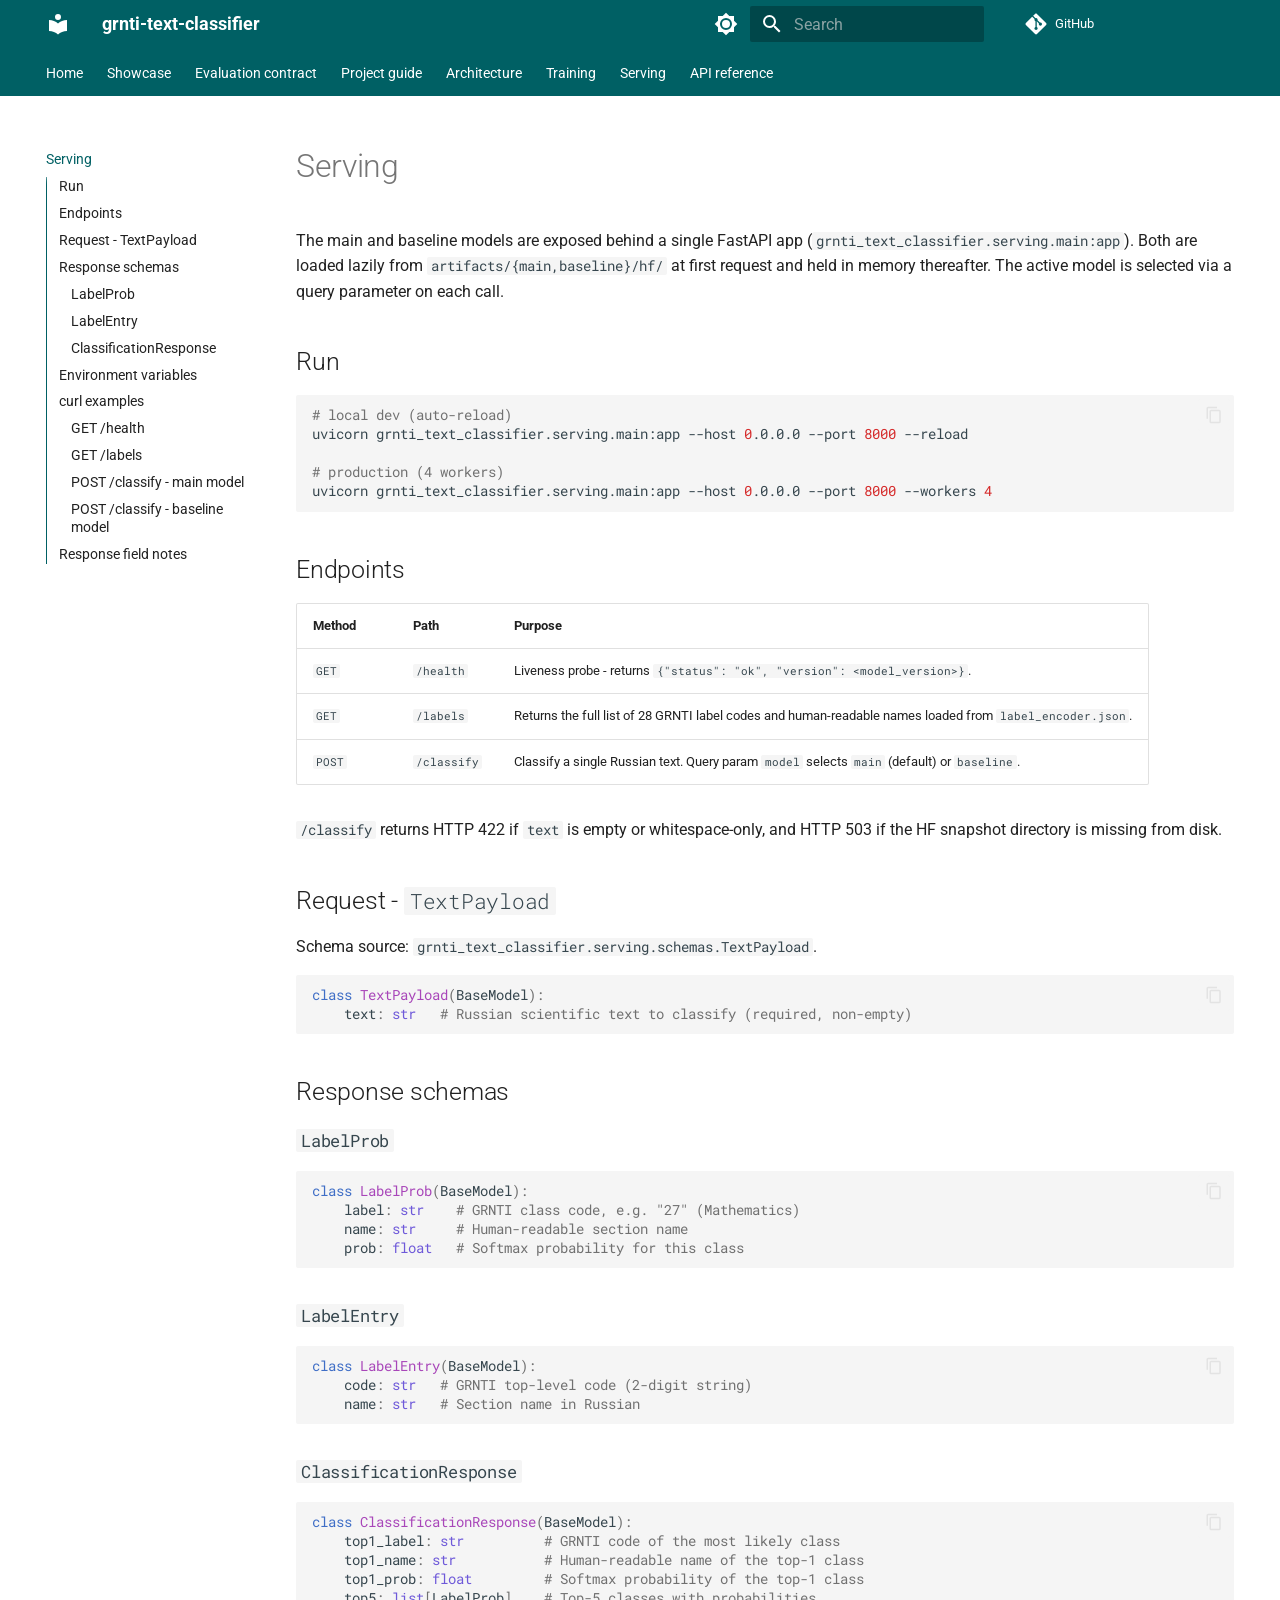
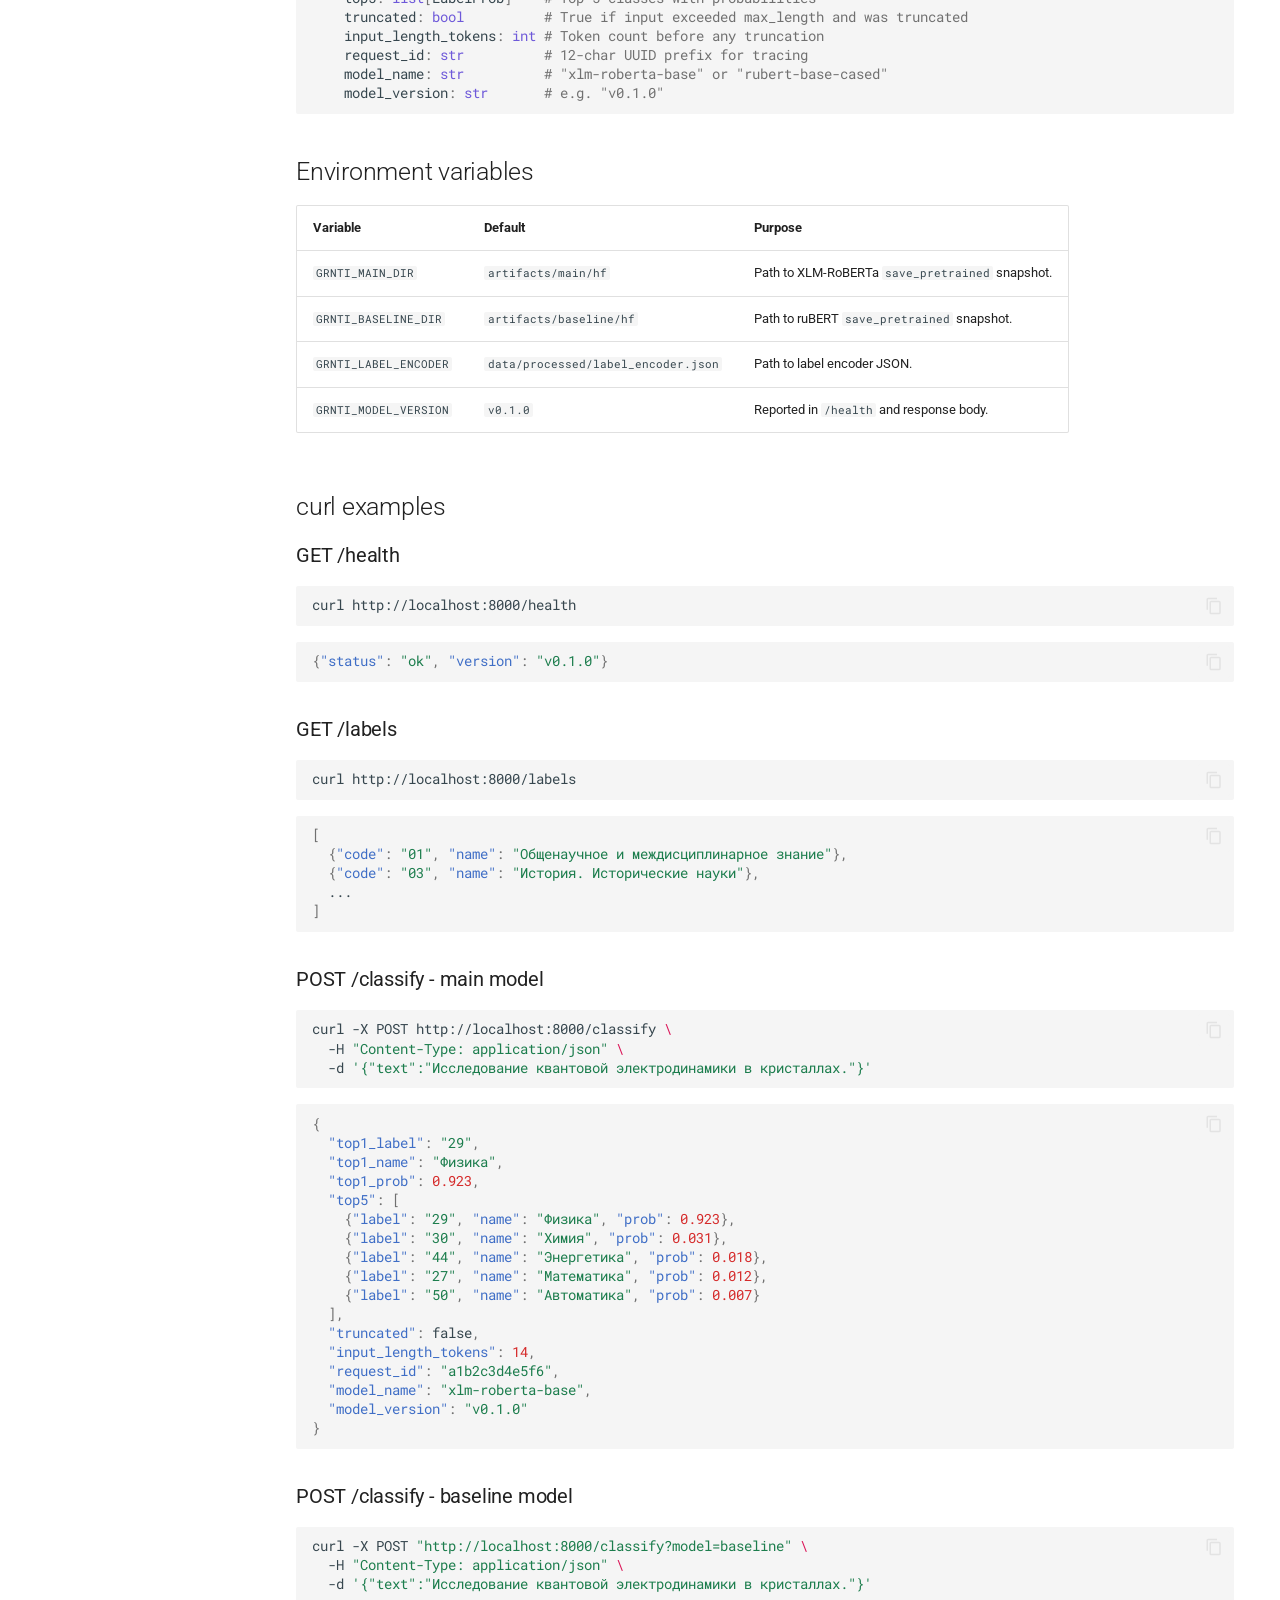
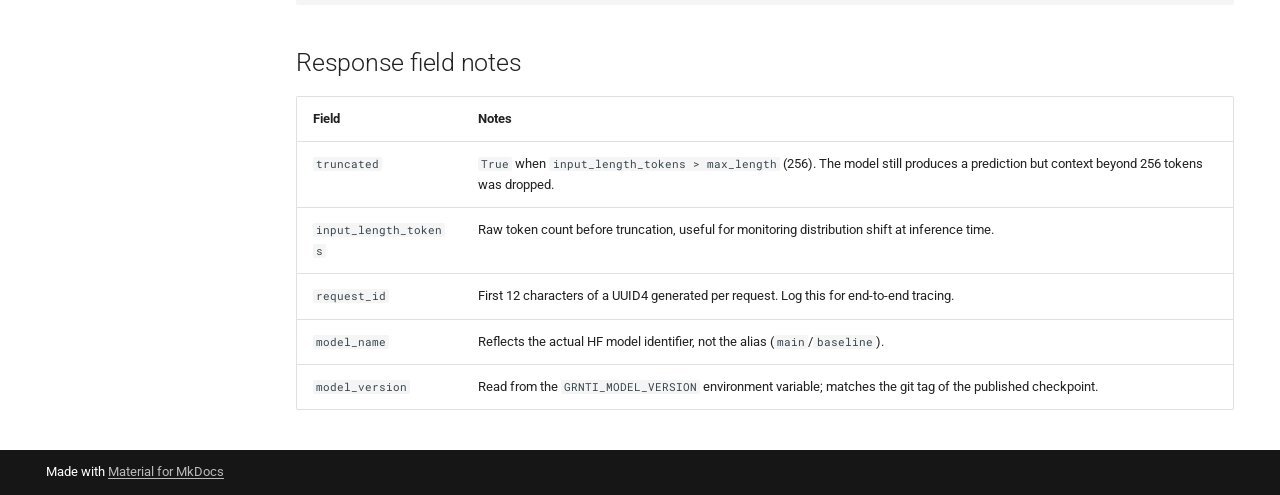
<file: serving/index.html>
<!doctype html>
<html lang="en" class="no-js">
  <head>
    
      <meta charset="utf-8">
      <meta name="viewport" content="width=device-width,initial-scale=1">
      
        <meta name="description" content="Russian scientific-text classification with pinned artifacts and evaluation provenance.">
      
      
      
      
        <link rel="prev" href="../training/">
      
      
        <link rel="next" href="../api/">
      
      
        
      
      
      <link rel="icon" href="../assets/images/favicon.png">
      <meta name="generator" content="mkdocs-1.6.1, mkdocs-material-9.7.6">
    
    
      
        <title>Serving - grnti-text-classifier</title>
      
    
    
      <link rel="stylesheet" href="../assets/stylesheets/main.484c7ddc.min.css">
      
        
        <link rel="stylesheet" href="../assets/stylesheets/palette.ab4e12ef.min.css">
      
      


    
    
      
    
    
      
        
        
        <link rel="preconnect" href="https://fonts.gstatic.com" crossorigin>
        <link rel="stylesheet" href="https://fonts.googleapis.com/css?family=Roboto:300,300i,400,400i,700,700i%7CRoboto+Mono:400,400i,700,700i&display=fallback">
        <style>:root{--md-text-font:"Roboto";--md-code-font:"Roboto Mono"}</style>
      
    
    
      <link rel="stylesheet" href="../assets/_mkdocstrings.css">
    
      <link rel="stylesheet" href="../assets/accessibility.css?v=20261015-a11y3">
    
      <link rel="stylesheet" href="../assets/showcase/explorer.css">
    
    <script>__md_scope=new URL("..",location),__md_hash=e=>[...e].reduce(((e,_)=>(e<<5)-e+_.charCodeAt(0)),0),__md_get=(e,_=localStorage,t=__md_scope)=>JSON.parse(_.getItem(t.pathname+"."+e)),__md_set=(e,_,t=localStorage,a=__md_scope)=>{try{t.setItem(a.pathname+"."+e,JSON.stringify(_))}catch(e){}}</script>
    
      

    
    
  </head>
  
  
    
    
      
    
    
    
    
    <body dir="ltr" data-md-color-scheme="default" data-md-color-primary="cyan" data-md-color-accent="cyan">
  
    
    <input class="md-toggle" data-md-toggle="drawer" type="checkbox" id="__drawer" autocomplete="off">
    <input class="md-toggle" data-md-toggle="search" type="checkbox" id="__search" autocomplete="off">
    <label class="md-overlay" for="__drawer"></label>
    <div data-md-component="skip">
      
        
        <a href="#serving" class="md-skip">
          Skip to content
        </a>
      
    </div>
    <div data-md-component="announce">
      
    </div>
    
    
      

<header class="md-header" data-md-component="header">
  <nav class="md-header__inner md-grid" aria-label="Header">
    <a href=".." title="grnti-text-classifier" class="md-header__button md-logo" aria-label="grnti-text-classifier" data-md-component="logo">
      
  
  <svg xmlns="http://www.w3.org/2000/svg" viewBox="0 0 24 24"><path d="M12 8a3 3 0 0 0 3-3 3 3 0 0 0-3-3 3 3 0 0 0-3 3 3 3 0 0 0 3 3m0 3.54C9.64 9.35 6.5 8 3 8v11c3.5 0 6.64 1.35 9 3.54 2.36-2.19 5.5-3.54 9-3.54V8c-3.5 0-6.64 1.35-9 3.54"/></svg>

    </a>
    <label class="md-header__button md-icon" for="__drawer">
      
      <svg xmlns="http://www.w3.org/2000/svg" viewBox="0 0 24 24"><path d="M3 6h18v2H3zm0 5h18v2H3zm0 5h18v2H3z"/></svg>
    </label>
    <div class="md-header__title" data-md-component="header-title">
      <div class="md-header__ellipsis">
        <div class="md-header__topic">
          <span class="md-ellipsis">
            grnti-text-classifier
          </span>
        </div>
        <div class="md-header__topic" data-md-component="header-topic">
          <span class="md-ellipsis">
            
              Serving
            
          </span>
        </div>
      </div>
    </div>
    
      
        <form class="md-header__option" data-md-component="palette">
  
    
    
    
    <input class="md-option" data-md-color-media="(prefers-color-scheme: light)" data-md-color-scheme="default" data-md-color-primary="cyan" data-md-color-accent="cyan"  aria-label="Switch to dark mode"  type="radio" name="__palette" id="__palette_0">
    
      <label class="md-header__button md-icon" title="Switch to dark mode" for="__palette_1" hidden>
        <svg xmlns="http://www.w3.org/2000/svg" viewBox="0 0 24 24"><path d="M12 8a4 4 0 0 0-4 4 4 4 0 0 0 4 4 4 4 0 0 0 4-4 4 4 0 0 0-4-4m0 10a6 6 0 0 1-6-6 6 6 0 0 1 6-6 6 6 0 0 1 6 6 6 6 0 0 1-6 6m8-9.31V4h-4.69L12 .69 8.69 4H4v4.69L.69 12 4 15.31V20h4.69L12 23.31 15.31 20H20v-4.69L23.31 12z"/></svg>
      </label>
    
  
    
    
    
    <input class="md-option" data-md-color-media="(prefers-color-scheme: dark)" data-md-color-scheme="slate" data-md-color-primary="cyan" data-md-color-accent="cyan"  aria-label="Switch to light mode"  type="radio" name="__palette" id="__palette_1">
    
      <label class="md-header__button md-icon" title="Switch to light mode" for="__palette_0" hidden>
        <svg xmlns="http://www.w3.org/2000/svg" viewBox="0 0 24 24"><path d="M12 18c-.89 0-1.74-.2-2.5-.55C11.56 16.5 13 14.42 13 12s-1.44-4.5-3.5-5.45C10.26 6.2 11.11 6 12 6a6 6 0 0 1 6 6 6 6 0 0 1-6 6m8-9.31V4h-4.69L12 .69 8.69 4H4v4.69L.69 12 4 15.31V20h4.69L12 23.31 15.31 20H20v-4.69L23.31 12z"/></svg>
      </label>
    
  
</form>
      
    
    
      <script>var palette=__md_get("__palette");if(palette&&palette.color){if("(prefers-color-scheme)"===palette.color.media){var media=matchMedia("(prefers-color-scheme: light)"),input=document.querySelector(media.matches?"[data-md-color-media='(prefers-color-scheme: light)']":"[data-md-color-media='(prefers-color-scheme: dark)']");palette.color.media=input.getAttribute("data-md-color-media"),palette.color.scheme=input.getAttribute("data-md-color-scheme"),palette.color.primary=input.getAttribute("data-md-color-primary"),palette.color.accent=input.getAttribute("data-md-color-accent")}for(var[key,value]of Object.entries(palette.color))document.body.setAttribute("data-md-color-"+key,value)}</script>
    
    
    
      
      
        <label class="md-header__button md-icon" for="__search">
          
          <svg xmlns="http://www.w3.org/2000/svg" viewBox="0 0 24 24"><path d="M9.5 3A6.5 6.5 0 0 1 16 9.5c0 1.61-.59 3.09-1.56 4.23l.27.27h.79l5 5-1.5 1.5-5-5v-.79l-.27-.27A6.52 6.52 0 0 1 9.5 16 6.5 6.5 0 0 1 3 9.5 6.5 6.5 0 0 1 9.5 3m0 2C7 5 5 7 5 9.5S7 14 9.5 14 14 12 14 9.5 12 5 9.5 5"/></svg>
        </label>
        <div class="md-search" data-md-component="search" role="dialog">
  <label class="md-search__overlay" for="__search"></label>
  <div class="md-search__inner" role="search">
    <form class="md-search__form" name="search">
      <input type="text" class="md-search__input" name="query" aria-label="Search" placeholder="Search" autocapitalize="off" autocorrect="off" autocomplete="off" spellcheck="false" data-md-component="search-query" required>
      <label class="md-search__icon md-icon" for="__search">
        
        <svg xmlns="http://www.w3.org/2000/svg" viewBox="0 0 24 24"><path d="M9.5 3A6.5 6.5 0 0 1 16 9.5c0 1.61-.59 3.09-1.56 4.23l.27.27h.79l5 5-1.5 1.5-5-5v-.79l-.27-.27A6.52 6.52 0 0 1 9.5 16 6.5 6.5 0 0 1 3 9.5 6.5 6.5 0 0 1 9.5 3m0 2C7 5 5 7 5 9.5S7 14 9.5 14 14 12 14 9.5 12 5 9.5 5"/></svg>
        
        <svg xmlns="http://www.w3.org/2000/svg" viewBox="0 0 24 24"><path d="M20 11v2H8l5.5 5.5-1.42 1.42L4.16 12l7.92-7.92L13.5 5.5 8 11z"/></svg>
      </label>
      <nav class="md-search__options" aria-label="Search">
        
        <button type="reset" class="md-search__icon md-icon" title="Clear" aria-label="Clear" tabindex="-1">
          
          <svg xmlns="http://www.w3.org/2000/svg" viewBox="0 0 24 24"><path d="M19 6.41 17.59 5 12 10.59 6.41 5 5 6.41 10.59 12 5 17.59 6.41 19 12 13.41 17.59 19 19 17.59 13.41 12z"/></svg>
        </button>
      </nav>
      
        <div class="md-search__suggest" data-md-component="search-suggest"></div>
      
    </form>
    <div class="md-search__output">
      <div class="md-search__scrollwrap" tabindex="0" data-md-scrollfix>
        <div class="md-search-result" data-md-component="search-result">
          <div class="md-search-result__meta">
            Initializing search
          </div>
          <ol class="md-search-result__list" role="presentation"></ol>
        </div>
      </div>
    </div>
  </div>
</div>
      
    
    
      <div class="md-header__source">
        <a href="https://github.com/kiselyovd/grnti-text-classifier" title="Go to repository" class="md-source" data-md-component="source">
  <div class="md-source__icon md-icon">
    
    <svg xmlns="http://www.w3.org/2000/svg" viewBox="0 0 448 512"><!--! Font Awesome Free 7.1.0 by @fontawesome - https://fontawesome.com License - https://fontawesome.com/license/free (Icons: CC BY 4.0, Fonts: SIL OFL 1.1, Code: MIT License) Copyright 2025 Fonticons, Inc.--><path d="M439.6 236.1 244 40.5c-5.4-5.5-12.8-8.5-20.4-8.5s-15 3-20.4 8.4L162.5 81l51.5 51.5c27.1-9.1 52.7 16.8 43.4 43.7l49.7 49.7c34.2-11.8 61.2 31 35.5 56.7-26.5 26.5-70.2-2.9-56-37.3L240.3 199v121.9c25.3 12.5 22.3 41.8 9.1 55-6.4 6.4-15.2 10.1-24.3 10.1s-17.8-3.6-24.3-10.1c-17.6-17.6-11.1-46.9 11.2-56v-123c-20.8-8.5-24.6-30.7-18.6-45L142.6 101 8.5 235.1C3 240.6 0 247.9 0 255.5s3 15 8.5 20.4l195.6 195.7c5.4 5.4 12.7 8.4 20.4 8.4s15-3 20.4-8.4l194.7-194.7c5.4-5.4 8.4-12.8 8.4-20.4s-3-15-8.4-20.4"/></svg>
  </div>
  <div class="md-source__repository">
    GitHub
  </div>
</a>
      </div>
    
  </nav>
  
</header>
    
    <div class="md-container" data-md-component="container">
      
      
        
          
            
<nav class="md-tabs" aria-label="Tabs" data-md-component="tabs">
  <div class="md-grid">
    <ul class="md-tabs__list">
      
        
  
  
  
  
    <li class="md-tabs__item">
      <a href=".." class="md-tabs__link">
        
  
  
    
  
  Home

      </a>
    </li>
  

      
        
  
  
  
  
    <li class="md-tabs__item">
      <a href="../showcase/" class="md-tabs__link">
        
  
  
    
  
  Showcase

      </a>
    </li>
  

      
        
  
  
  
  
    <li class="md-tabs__item">
      <a href="../EVALUATION/" class="md-tabs__link">
        
  
  
    
  
  Evaluation contract

      </a>
    </li>
  

      
        
  
  
  
  
    <li class="md-tabs__item">
      <a href="../project-guide/" class="md-tabs__link">
        
  
  
    
  
  Project guide

      </a>
    </li>
  

      
        
  
  
  
  
    <li class="md-tabs__item">
      <a href="../architecture/" class="md-tabs__link">
        
  
  
    
  
  Architecture

      </a>
    </li>
  

      
        
  
  
  
  
    <li class="md-tabs__item">
      <a href="../training/" class="md-tabs__link">
        
  
  
    
  
  Training

      </a>
    </li>
  

      
        
  
  
  
    
  
  
    <li class="md-tabs__item md-tabs__item--active">
      <a href="./" class="md-tabs__link">
        
  
  
    
  
  Serving

      </a>
    </li>
  

      
        
  
  
  
  
    <li class="md-tabs__item">
      <a href="../api/" class="md-tabs__link">
        
  
  
    
  
  API reference

      </a>
    </li>
  

      
    </ul>
  </div>
</nav>
          
        
      
      <main class="md-main" data-md-component="main">
        <div class="md-main__inner md-grid">
          
            
              
              <div class="md-sidebar md-sidebar--primary" data-md-component="sidebar" data-md-type="navigation" >
                <div class="md-sidebar__scrollwrap">
                  <div class="md-sidebar__inner">
                    


  


  

<nav class="md-nav md-nav--primary md-nav--lifted md-nav--integrated" aria-label="Navigation" data-md-level="0">
  <label class="md-nav__title" for="__drawer">
    <a href=".." title="grnti-text-classifier" class="md-nav__button md-logo" aria-label="grnti-text-classifier" data-md-component="logo">
      
  
  <svg xmlns="http://www.w3.org/2000/svg" viewBox="0 0 24 24"><path d="M12 8a3 3 0 0 0 3-3 3 3 0 0 0-3-3 3 3 0 0 0-3 3 3 3 0 0 0 3 3m0 3.54C9.64 9.35 6.5 8 3 8v11c3.5 0 6.64 1.35 9 3.54 2.36-2.19 5.5-3.54 9-3.54V8c-3.5 0-6.64 1.35-9 3.54"/></svg>

    </a>
    grnti-text-classifier
  </label>
  
    <div class="md-nav__source">
      <a href="https://github.com/kiselyovd/grnti-text-classifier" title="Go to repository" class="md-source" data-md-component="source">
  <div class="md-source__icon md-icon">
    
    <svg xmlns="http://www.w3.org/2000/svg" viewBox="0 0 448 512"><!--! Font Awesome Free 7.1.0 by @fontawesome - https://fontawesome.com License - https://fontawesome.com/license/free (Icons: CC BY 4.0, Fonts: SIL OFL 1.1, Code: MIT License) Copyright 2025 Fonticons, Inc.--><path d="M439.6 236.1 244 40.5c-5.4-5.5-12.8-8.5-20.4-8.5s-15 3-20.4 8.4L162.5 81l51.5 51.5c27.1-9.1 52.7 16.8 43.4 43.7l49.7 49.7c34.2-11.8 61.2 31 35.5 56.7-26.5 26.5-70.2-2.9-56-37.3L240.3 199v121.9c25.3 12.5 22.3 41.8 9.1 55-6.4 6.4-15.2 10.1-24.3 10.1s-17.8-3.6-24.3-10.1c-17.6-17.6-11.1-46.9 11.2-56v-123c-20.8-8.5-24.6-30.7-18.6-45L142.6 101 8.5 235.1C3 240.6 0 247.9 0 255.5s3 15 8.5 20.4l195.6 195.7c5.4 5.4 12.7 8.4 20.4 8.4s15-3 20.4-8.4l194.7-194.7c5.4-5.4 8.4-12.8 8.4-20.4s-3-15-8.4-20.4"/></svg>
  </div>
  <div class="md-source__repository">
    GitHub
  </div>
</a>
    </div>
  
  <ul class="md-nav__list" data-md-scrollfix>
    
      
      
  
  
  
  
    <li class="md-nav__item">
      <a href=".." class="md-nav__link">
        
  
  
  <span class="md-ellipsis">
    
  
    Home
  

    
  </span>
  
  

      </a>
    </li>
  

    
      
      
  
  
  
  
    <li class="md-nav__item">
      <a href="../showcase/" class="md-nav__link">
        
  
  
  <span class="md-ellipsis">
    
  
    Showcase
  

    
  </span>
  
  

      </a>
    </li>
  

    
      
      
  
  
  
  
    <li class="md-nav__item">
      <a href="../EVALUATION/" class="md-nav__link">
        
  
  
  <span class="md-ellipsis">
    
  
    Evaluation contract
  

    
  </span>
  
  

      </a>
    </li>
  

    
      
      
  
  
  
  
    <li class="md-nav__item">
      <a href="../project-guide/" class="md-nav__link">
        
  
  
  <span class="md-ellipsis">
    
  
    Project guide
  

    
  </span>
  
  

      </a>
    </li>
  

    
      
      
  
  
  
  
    <li class="md-nav__item">
      <a href="../architecture/" class="md-nav__link">
        
  
  
  <span class="md-ellipsis">
    
  
    Architecture
  

    
  </span>
  
  

      </a>
    </li>
  

    
      
      
  
  
  
  
    <li class="md-nav__item">
      <a href="../training/" class="md-nav__link">
        
  
  
  <span class="md-ellipsis">
    
  
    Training
  

    
  </span>
  
  

      </a>
    </li>
  

    
      
      
  
  
    
  
  
  
    <li class="md-nav__item md-nav__item--active">
      
      <input class="md-nav__toggle md-toggle" type="checkbox" id="__toc">
      
      
        
      
      
        <label class="md-nav__link md-nav__link--active" for="__toc">
          
  
  
  <span class="md-ellipsis">
    
  
    Serving
  

    
  </span>
  
  

          <span class="md-nav__icon md-icon"></span>
        </label>
      
      <a href="./" class="md-nav__link md-nav__link--active">
        
  
  
  <span class="md-ellipsis">
    
  
    Serving
  

    
  </span>
  
  

      </a>
      
        

<nav class="md-nav md-nav--secondary" aria-label="Table of contents">
  
  
  
    
  
  
    <label class="md-nav__title" for="__toc">
      <span class="md-nav__icon md-icon"></span>
      Table of contents
    </label>
    <ul class="md-nav__list" data-md-component="toc" data-md-scrollfix>
      
        <li class="md-nav__item">
  <a href="#run" class="md-nav__link">
    <span class="md-ellipsis">
      
        Run
      
    </span>
  </a>
  
</li>
      
        <li class="md-nav__item">
  <a href="#endpoints" class="md-nav__link">
    <span class="md-ellipsis">
      
        Endpoints
      
    </span>
  </a>
  
</li>
      
        <li class="md-nav__item">
  <a href="#request-textpayload" class="md-nav__link">
    <span class="md-ellipsis">
      
        Request - TextPayload
      
    </span>
  </a>
  
</li>
      
        <li class="md-nav__item">
  <a href="#response-schemas" class="md-nav__link">
    <span class="md-ellipsis">
      
        Response schemas
      
    </span>
  </a>
  
    <nav class="md-nav" aria-label="Response schemas">
      <ul class="md-nav__list">
        
          <li class="md-nav__item">
  <a href="#labelprob" class="md-nav__link">
    <span class="md-ellipsis">
      
        LabelProb
      
    </span>
  </a>
  
</li>
        
          <li class="md-nav__item">
  <a href="#labelentry" class="md-nav__link">
    <span class="md-ellipsis">
      
        LabelEntry
      
    </span>
  </a>
  
</li>
        
          <li class="md-nav__item">
  <a href="#classificationresponse" class="md-nav__link">
    <span class="md-ellipsis">
      
        ClassificationResponse
      
    </span>
  </a>
  
</li>
        
      </ul>
    </nav>
  
</li>
      
        <li class="md-nav__item">
  <a href="#environment-variables" class="md-nav__link">
    <span class="md-ellipsis">
      
        Environment variables
      
    </span>
  </a>
  
</li>
      
        <li class="md-nav__item">
  <a href="#curl-examples" class="md-nav__link">
    <span class="md-ellipsis">
      
        curl examples
      
    </span>
  </a>
  
    <nav class="md-nav" aria-label="curl examples">
      <ul class="md-nav__list">
        
          <li class="md-nav__item">
  <a href="#get-health" class="md-nav__link">
    <span class="md-ellipsis">
      
        GET /health
      
    </span>
  </a>
  
</li>
        
          <li class="md-nav__item">
  <a href="#get-labels" class="md-nav__link">
    <span class="md-ellipsis">
      
        GET /labels
      
    </span>
  </a>
  
</li>
        
          <li class="md-nav__item">
  <a href="#post-classify-main-model" class="md-nav__link">
    <span class="md-ellipsis">
      
        POST /classify - main model
      
    </span>
  </a>
  
</li>
        
          <li class="md-nav__item">
  <a href="#post-classify-baseline-model" class="md-nav__link">
    <span class="md-ellipsis">
      
        POST /classify - baseline model
      
    </span>
  </a>
  
</li>
        
      </ul>
    </nav>
  
</li>
      
        <li class="md-nav__item">
  <a href="#response-field-notes" class="md-nav__link">
    <span class="md-ellipsis">
      
        Response field notes
      
    </span>
  </a>
  
</li>
      
    </ul>
  
</nav>
      
    </li>
  

    
      
      
  
  
  
  
    <li class="md-nav__item">
      <a href="../api/" class="md-nav__link">
        
  
  
  <span class="md-ellipsis">
    
  
    API reference
  

    
  </span>
  
  

      </a>
    </li>
  

    
  </ul>
</nav>
                  </div>
                </div>
              </div>
            
            
          
          
            <div class="md-content" data-md-component="content">
              
              <article class="md-content__inner md-typeset">
                
                  


  
  


<h1 id="serving">Serving</h1>
<p>The main and baseline models are exposed behind a single FastAPI app (<code>grnti_text_classifier.serving.main:app</code>). Both are loaded lazily from <code>artifacts/{main,baseline}/hf/</code> at first request and held in memory thereafter. The active model is selected via a query parameter on each call.</p>
<h2 id="run">Run</h2>
<div class="highlight"><pre><span></span><code><span class="c1"># local dev (auto-reload)</span>
uvicorn<span class="w"> </span>grnti_text_classifier.serving.main:app<span class="w"> </span>--host<span class="w"> </span><span class="m">0</span>.0.0.0<span class="w"> </span>--port<span class="w"> </span><span class="m">8000</span><span class="w"> </span>--reload

<span class="c1"># production (4 workers)</span>
uvicorn<span class="w"> </span>grnti_text_classifier.serving.main:app<span class="w"> </span>--host<span class="w"> </span><span class="m">0</span>.0.0.0<span class="w"> </span>--port<span class="w"> </span><span class="m">8000</span><span class="w"> </span>--workers<span class="w"> </span><span class="m">4</span>
</code></pre></div>
<h2 id="endpoints">Endpoints</h2>
<table>
<thead>
<tr>
<th>Method</th>
<th>Path</th>
<th>Purpose</th>
</tr>
</thead>
<tbody>
<tr>
<td><code>GET</code></td>
<td><code>/health</code></td>
<td>Liveness probe - returns <code>{"status": "ok", "version": &lt;model_version&gt;}</code>.</td>
</tr>
<tr>
<td><code>GET</code></td>
<td><code>/labels</code></td>
<td>Returns the full list of 28 GRNTI label codes and human-readable names loaded from <code>label_encoder.json</code>.</td>
</tr>
<tr>
<td><code>POST</code></td>
<td><code>/classify</code></td>
<td>Classify a single Russian text. Query param <code>model</code> selects <code>main</code> (default) or <code>baseline</code>.</td>
</tr>
</tbody>
</table>
<p><code>/classify</code> returns HTTP 422 if <code>text</code> is empty or whitespace-only, and HTTP 503 if the HF snapshot directory is missing from disk.</p>
<h2 id="request-textpayload">Request - <code>TextPayload</code></h2>
<p>Schema source: <code>grnti_text_classifier.serving.schemas.TextPayload</code>.</p>
<div class="highlight"><pre><span></span><code><span class="k">class</span><span class="w"> </span><span class="nc">TextPayload</span><span class="p">(</span><span class="n">BaseModel</span><span class="p">):</span>
    <span class="n">text</span><span class="p">:</span> <span class="nb">str</span>   <span class="c1"># Russian scientific text to classify (required, non-empty)</span>
</code></pre></div>
<h2 id="response-schemas">Response schemas</h2>
<h3 id="labelprob"><code>LabelProb</code></h3>
<div class="highlight"><pre><span></span><code><span class="k">class</span><span class="w"> </span><span class="nc">LabelProb</span><span class="p">(</span><span class="n">BaseModel</span><span class="p">):</span>
    <span class="n">label</span><span class="p">:</span> <span class="nb">str</span>    <span class="c1"># GRNTI class code, e.g. &quot;27&quot; (Mathematics)</span>
    <span class="n">name</span><span class="p">:</span> <span class="nb">str</span>     <span class="c1"># Human-readable section name</span>
    <span class="n">prob</span><span class="p">:</span> <span class="nb">float</span>   <span class="c1"># Softmax probability for this class</span>
</code></pre></div>
<h3 id="labelentry"><code>LabelEntry</code></h3>
<div class="highlight"><pre><span></span><code><span class="k">class</span><span class="w"> </span><span class="nc">LabelEntry</span><span class="p">(</span><span class="n">BaseModel</span><span class="p">):</span>
    <span class="n">code</span><span class="p">:</span> <span class="nb">str</span>   <span class="c1"># GRNTI top-level code (2-digit string)</span>
    <span class="n">name</span><span class="p">:</span> <span class="nb">str</span>   <span class="c1"># Section name in Russian</span>
</code></pre></div>
<h3 id="classificationresponse"><code>ClassificationResponse</code></h3>
<div class="highlight"><pre><span></span><code><span class="k">class</span><span class="w"> </span><span class="nc">ClassificationResponse</span><span class="p">(</span><span class="n">BaseModel</span><span class="p">):</span>
    <span class="n">top1_label</span><span class="p">:</span> <span class="nb">str</span>          <span class="c1"># GRNTI code of the most likely class</span>
    <span class="n">top1_name</span><span class="p">:</span> <span class="nb">str</span>           <span class="c1"># Human-readable name of the top-1 class</span>
    <span class="n">top1_prob</span><span class="p">:</span> <span class="nb">float</span>         <span class="c1"># Softmax probability of the top-1 class</span>
    <span class="n">top5</span><span class="p">:</span> <span class="nb">list</span><span class="p">[</span><span class="n">LabelProb</span><span class="p">]</span>    <span class="c1"># Top-5 classes with probabilities</span>
    <span class="n">truncated</span><span class="p">:</span> <span class="nb">bool</span>          <span class="c1"># True if input exceeded max_length and was truncated</span>
    <span class="n">input_length_tokens</span><span class="p">:</span> <span class="nb">int</span> <span class="c1"># Token count before any truncation</span>
    <span class="n">request_id</span><span class="p">:</span> <span class="nb">str</span>          <span class="c1"># 12-char UUID prefix for tracing</span>
    <span class="n">model_name</span><span class="p">:</span> <span class="nb">str</span>          <span class="c1"># &quot;xlm-roberta-base&quot; or &quot;rubert-base-cased&quot;</span>
    <span class="n">model_version</span><span class="p">:</span> <span class="nb">str</span>       <span class="c1"># e.g. &quot;v0.1.0&quot;</span>
</code></pre></div>
<h2 id="environment-variables">Environment variables</h2>
<table>
<thead>
<tr>
<th>Variable</th>
<th>Default</th>
<th>Purpose</th>
</tr>
</thead>
<tbody>
<tr>
<td><code>GRNTI_MAIN_DIR</code></td>
<td><code>artifacts/main/hf</code></td>
<td>Path to XLM-RoBERTa <code>save_pretrained</code> snapshot.</td>
</tr>
<tr>
<td><code>GRNTI_BASELINE_DIR</code></td>
<td><code>artifacts/baseline/hf</code></td>
<td>Path to ruBERT <code>save_pretrained</code> snapshot.</td>
</tr>
<tr>
<td><code>GRNTI_LABEL_ENCODER</code></td>
<td><code>data/processed/label_encoder.json</code></td>
<td>Path to label encoder JSON.</td>
</tr>
<tr>
<td><code>GRNTI_MODEL_VERSION</code></td>
<td><code>v0.1.0</code></td>
<td>Reported in <code>/health</code> and response body.</td>
</tr>
</tbody>
</table>
<h2 id="curl-examples">curl examples</h2>
<h3 id="get-health">GET /health</h3>
<div class="highlight"><pre><span></span><code>curl<span class="w"> </span>http://localhost:8000/health
</code></pre></div>
<div class="highlight"><pre><span></span><code><span class="p">{</span><span class="nt">&quot;status&quot;</span><span class="p">:</span><span class="w"> </span><span class="s2">&quot;ok&quot;</span><span class="p">,</span><span class="w"> </span><span class="nt">&quot;version&quot;</span><span class="p">:</span><span class="w"> </span><span class="s2">&quot;v0.1.0&quot;</span><span class="p">}</span>
</code></pre></div>
<h3 id="get-labels">GET /labels</h3>
<div class="highlight"><pre><span></span><code>curl<span class="w"> </span>http://localhost:8000/labels
</code></pre></div>
<div class="highlight"><pre><span></span><code><span class="p">[</span>
<span class="w">  </span><span class="p">{</span><span class="nt">&quot;code&quot;</span><span class="p">:</span><span class="w"> </span><span class="s2">&quot;01&quot;</span><span class="p">,</span><span class="w"> </span><span class="nt">&quot;name&quot;</span><span class="p">:</span><span class="w"> </span><span class="s2">&quot;Общенаучное и междисциплинарное знание&quot;</span><span class="p">},</span>
<span class="w">  </span><span class="p">{</span><span class="nt">&quot;code&quot;</span><span class="p">:</span><span class="w"> </span><span class="s2">&quot;03&quot;</span><span class="p">,</span><span class="w"> </span><span class="nt">&quot;name&quot;</span><span class="p">:</span><span class="w"> </span><span class="s2">&quot;История. Исторические науки&quot;</span><span class="p">},</span>
<span class="w">  </span><span class="err">...</span>
<span class="p">]</span>
</code></pre></div>
<h3 id="post-classify-main-model">POST /classify - main model</h3>
<div class="highlight"><pre><span></span><code>curl<span class="w"> </span>-X<span class="w"> </span>POST<span class="w"> </span>http://localhost:8000/classify<span class="w"> </span><span class="se">\</span>
<span class="w">  </span>-H<span class="w"> </span><span class="s2">&quot;Content-Type: application/json&quot;</span><span class="w"> </span><span class="se">\</span>
<span class="w">  </span>-d<span class="w"> </span><span class="s1">&#39;{&quot;text&quot;:&quot;Исследование квантовой электродинамики в кристаллах.&quot;}&#39;</span>
</code></pre></div>
<div class="highlight"><pre><span></span><code><span class="p">{</span>
<span class="w">  </span><span class="nt">&quot;top1_label&quot;</span><span class="p">:</span><span class="w"> </span><span class="s2">&quot;29&quot;</span><span class="p">,</span>
<span class="w">  </span><span class="nt">&quot;top1_name&quot;</span><span class="p">:</span><span class="w"> </span><span class="s2">&quot;Физика&quot;</span><span class="p">,</span>
<span class="w">  </span><span class="nt">&quot;top1_prob&quot;</span><span class="p">:</span><span class="w"> </span><span class="mf">0.923</span><span class="p">,</span>
<span class="w">  </span><span class="nt">&quot;top5&quot;</span><span class="p">:</span><span class="w"> </span><span class="p">[</span>
<span class="w">    </span><span class="p">{</span><span class="nt">&quot;label&quot;</span><span class="p">:</span><span class="w"> </span><span class="s2">&quot;29&quot;</span><span class="p">,</span><span class="w"> </span><span class="nt">&quot;name&quot;</span><span class="p">:</span><span class="w"> </span><span class="s2">&quot;Физика&quot;</span><span class="p">,</span><span class="w"> </span><span class="nt">&quot;prob&quot;</span><span class="p">:</span><span class="w"> </span><span class="mf">0.923</span><span class="p">},</span>
<span class="w">    </span><span class="p">{</span><span class="nt">&quot;label&quot;</span><span class="p">:</span><span class="w"> </span><span class="s2">&quot;30&quot;</span><span class="p">,</span><span class="w"> </span><span class="nt">&quot;name&quot;</span><span class="p">:</span><span class="w"> </span><span class="s2">&quot;Химия&quot;</span><span class="p">,</span><span class="w"> </span><span class="nt">&quot;prob&quot;</span><span class="p">:</span><span class="w"> </span><span class="mf">0.031</span><span class="p">},</span>
<span class="w">    </span><span class="p">{</span><span class="nt">&quot;label&quot;</span><span class="p">:</span><span class="w"> </span><span class="s2">&quot;44&quot;</span><span class="p">,</span><span class="w"> </span><span class="nt">&quot;name&quot;</span><span class="p">:</span><span class="w"> </span><span class="s2">&quot;Энергетика&quot;</span><span class="p">,</span><span class="w"> </span><span class="nt">&quot;prob&quot;</span><span class="p">:</span><span class="w"> </span><span class="mf">0.018</span><span class="p">},</span>
<span class="w">    </span><span class="p">{</span><span class="nt">&quot;label&quot;</span><span class="p">:</span><span class="w"> </span><span class="s2">&quot;27&quot;</span><span class="p">,</span><span class="w"> </span><span class="nt">&quot;name&quot;</span><span class="p">:</span><span class="w"> </span><span class="s2">&quot;Математика&quot;</span><span class="p">,</span><span class="w"> </span><span class="nt">&quot;prob&quot;</span><span class="p">:</span><span class="w"> </span><span class="mf">0.012</span><span class="p">},</span>
<span class="w">    </span><span class="p">{</span><span class="nt">&quot;label&quot;</span><span class="p">:</span><span class="w"> </span><span class="s2">&quot;50&quot;</span><span class="p">,</span><span class="w"> </span><span class="nt">&quot;name&quot;</span><span class="p">:</span><span class="w"> </span><span class="s2">&quot;Автоматика&quot;</span><span class="p">,</span><span class="w"> </span><span class="nt">&quot;prob&quot;</span><span class="p">:</span><span class="w"> </span><span class="mf">0.007</span><span class="p">}</span>
<span class="w">  </span><span class="p">],</span>
<span class="w">  </span><span class="nt">&quot;truncated&quot;</span><span class="p">:</span><span class="w"> </span><span class="kc">false</span><span class="p">,</span>
<span class="w">  </span><span class="nt">&quot;input_length_tokens&quot;</span><span class="p">:</span><span class="w"> </span><span class="mi">14</span><span class="p">,</span>
<span class="w">  </span><span class="nt">&quot;request_id&quot;</span><span class="p">:</span><span class="w"> </span><span class="s2">&quot;a1b2c3d4e5f6&quot;</span><span class="p">,</span>
<span class="w">  </span><span class="nt">&quot;model_name&quot;</span><span class="p">:</span><span class="w"> </span><span class="s2">&quot;xlm-roberta-base&quot;</span><span class="p">,</span>
<span class="w">  </span><span class="nt">&quot;model_version&quot;</span><span class="p">:</span><span class="w"> </span><span class="s2">&quot;v0.1.0&quot;</span>
<span class="p">}</span>
</code></pre></div>
<h3 id="post-classify-baseline-model">POST /classify - baseline model</h3>
<div class="highlight"><pre><span></span><code>curl<span class="w"> </span>-X<span class="w"> </span>POST<span class="w"> </span><span class="s2">&quot;http://localhost:8000/classify?model=baseline&quot;</span><span class="w"> </span><span class="se">\</span>
<span class="w">  </span>-H<span class="w"> </span><span class="s2">&quot;Content-Type: application/json&quot;</span><span class="w"> </span><span class="se">\</span>
<span class="w">  </span>-d<span class="w"> </span><span class="s1">&#39;{&quot;text&quot;:&quot;Исследование квантовой электродинамики в кристаллах.&quot;}&#39;</span>
</code></pre></div>
<h2 id="response-field-notes">Response field notes</h2>
<table>
<thead>
<tr>
<th>Field</th>
<th>Notes</th>
</tr>
</thead>
<tbody>
<tr>
<td><code>truncated</code></td>
<td><code>True</code> when <code>input_length_tokens &gt; max_length</code> (256). The model still produces a prediction but context beyond 256 tokens was dropped.</td>
</tr>
<tr>
<td><code>input_length_tokens</code></td>
<td>Raw token count before truncation, useful for monitoring distribution shift at inference time.</td>
</tr>
<tr>
<td><code>request_id</code></td>
<td>First 12 characters of a UUID4 generated per request. Log this for end-to-end tracing.</td>
</tr>
<tr>
<td><code>model_name</code></td>
<td>Reflects the actual HF model identifier, not the alias (<code>main</code>/<code>baseline</code>).</td>
</tr>
<tr>
<td><code>model_version</code></td>
<td>Read from the <code>GRNTI_MODEL_VERSION</code> environment variable; matches the git tag of the published checkpoint.</td>
</tr>
</tbody>
</table>












                
              </article>
            </div>
          
          
<script>var target=document.getElementById(location.hash.slice(1));target&&target.name&&(target.checked=target.name.startsWith("__tabbed_"))</script>
        </div>
        
          <button type="button" class="md-top md-icon" data-md-component="top" hidden>
  
  <svg xmlns="http://www.w3.org/2000/svg" viewBox="0 0 24 24"><path d="M13 20h-2V8l-5.5 5.5-1.42-1.42L12 4.16l7.92 7.92-1.42 1.42L13 8z"/></svg>
  Back to top
</button>
        
      </main>
      
        <footer class="md-footer">
  
  <div class="md-footer-meta md-typeset">
    <div class="md-footer-meta__inner md-grid">
      <div class="md-copyright">
  
  
    Made with
    <a href="https://squidfunk.github.io/mkdocs-material/" target="_blank" rel="noopener">
      Material for MkDocs
    </a>
  
</div>
      
    </div>
  </div>
</footer>
      
    </div>
    <div class="md-dialog" data-md-component="dialog">
      <div class="md-dialog__inner md-typeset"></div>
    </div>
    
    
    
      
      
      <script id="__config" type="application/json">{"annotate": null, "base": "..", "features": ["content.code.copy", "navigation.indexes", "navigation.tabs", "navigation.top", "toc.integrate", "search.highlight", "search.suggest"], "search": "../assets/javascripts/workers/search.2c215733.min.js", "tags": null, "translations": {"clipboard.copied": "Copied to clipboard", "clipboard.copy": "Copy to clipboard", "search.result.more.one": "1 more on this page", "search.result.more.other": "# more on this page", "search.result.none": "No matching documents", "search.result.one": "1 matching document", "search.result.other": "# matching documents", "search.result.placeholder": "Type to start searching", "search.result.term.missing": "Missing", "select.version": "Select version"}, "version": null}</script>
    
    
      <script src="../assets/javascripts/bundle.79ae519e.min.js"></script>
      
        <script src="../assets/showcase/explorer.js" type="module"></script>
      
    
  </body>
</html>
</file>
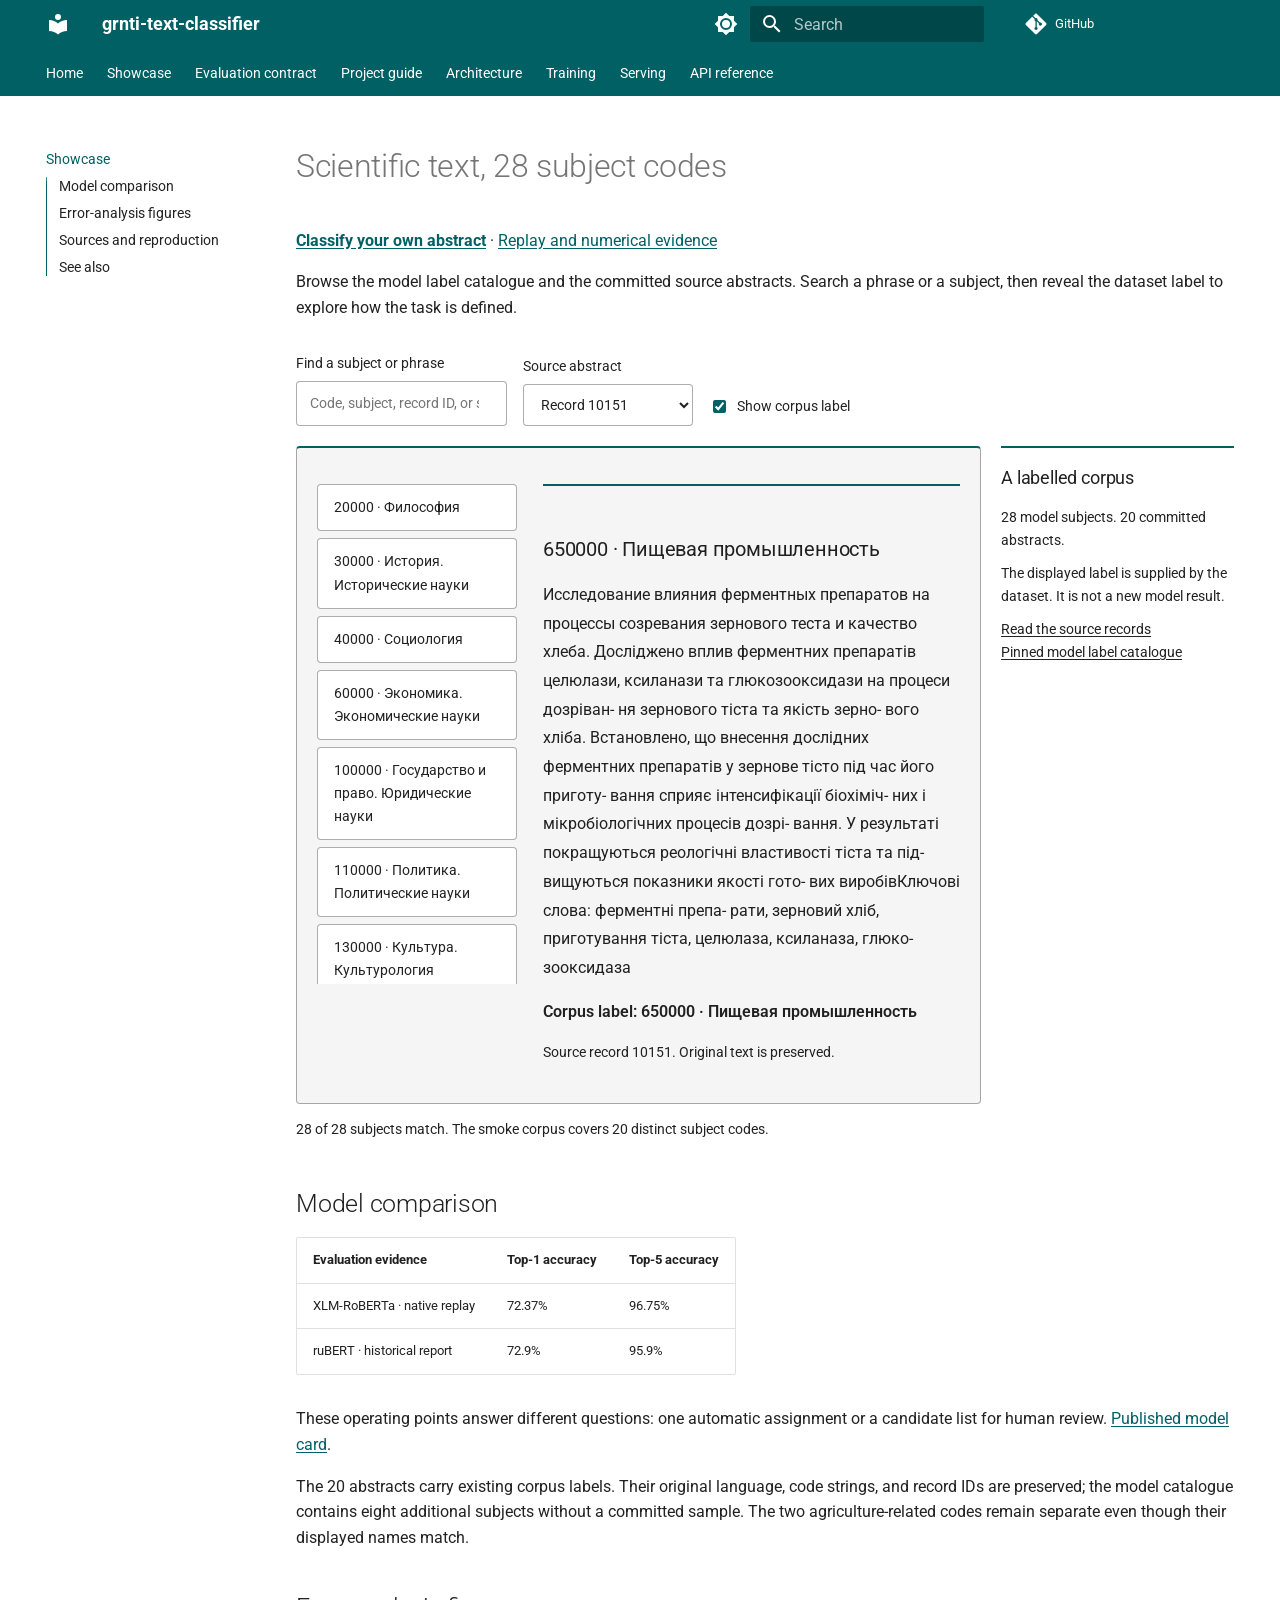
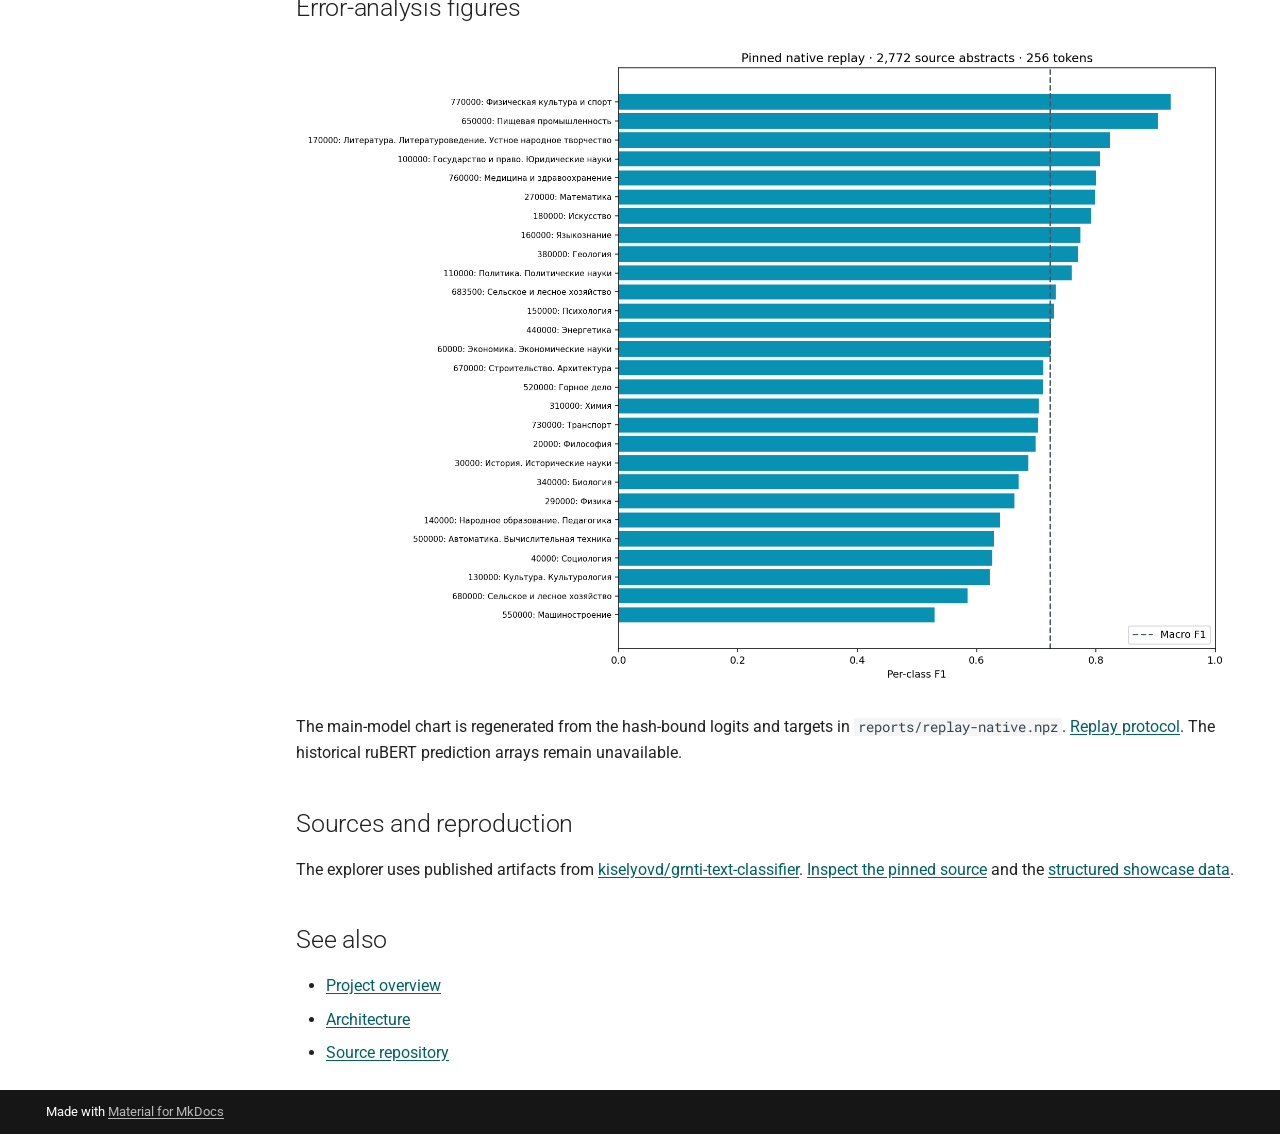
<file: showcase/index.html>
<!doctype html>
<html lang="en" class="no-js">
  <head>
    
      <meta charset="utf-8">
      <meta name="viewport" content="width=device-width,initial-scale=1">
      
        <meta name="description" content="Russian scientific-text classification with pinned artifacts and evaluation provenance.">
      
      
      
      
        <link rel="prev" href="..">
      
      
        <link rel="next" href="../EVALUATION/">
      
      
        
      
      
      <link rel="icon" href="../assets/images/favicon.png">
      <meta name="generator" content="mkdocs-1.6.1, mkdocs-material-9.7.6">
    
    
      
        <title>Showcase - grnti-text-classifier</title>
      
    
    
      <link rel="stylesheet" href="../assets/stylesheets/main.484c7ddc.min.css">
      
        
        <link rel="stylesheet" href="../assets/stylesheets/palette.ab4e12ef.min.css">
      
      


    
    
      
    
    
      
        
        
        <link rel="preconnect" href="https://fonts.gstatic.com" crossorigin>
        <link rel="stylesheet" href="https://fonts.googleapis.com/css?family=Roboto:300,300i,400,400i,700,700i%7CRoboto+Mono:400,400i,700,700i&display=fallback">
        <style>:root{--md-text-font:"Roboto";--md-code-font:"Roboto Mono"}</style>
      
    
    
      <link rel="stylesheet" href="../assets/_mkdocstrings.css">
    
      <link rel="stylesheet" href="../assets/accessibility.css?v=20261015-a11y3">
    
      <link rel="stylesheet" href="../assets/showcase/explorer.css">
    
    <script>__md_scope=new URL("..",location),__md_hash=e=>[...e].reduce(((e,_)=>(e<<5)-e+_.charCodeAt(0)),0),__md_get=(e,_=localStorage,t=__md_scope)=>JSON.parse(_.getItem(t.pathname+"."+e)),__md_set=(e,_,t=localStorage,a=__md_scope)=>{try{t.setItem(a.pathname+"."+e,JSON.stringify(_))}catch(e){}}</script>
    
      

    
    
  </head>
  
  
    
    
      
    
    
    
    
    <body dir="ltr" data-md-color-scheme="default" data-md-color-primary="cyan" data-md-color-accent="cyan">
  
    
    <input class="md-toggle" data-md-toggle="drawer" type="checkbox" id="__drawer" autocomplete="off">
    <input class="md-toggle" data-md-toggle="search" type="checkbox" id="__search" autocomplete="off">
    <label class="md-overlay" for="__drawer"></label>
    <div data-md-component="skip">
      
        
        <a href="#scientific-text-28-subject-codes" class="md-skip">
          Skip to content
        </a>
      
    </div>
    <div data-md-component="announce">
      
    </div>
    
    
      

<header class="md-header" data-md-component="header">
  <nav class="md-header__inner md-grid" aria-label="Header">
    <a href=".." title="grnti-text-classifier" class="md-header__button md-logo" aria-label="grnti-text-classifier" data-md-component="logo">
      
  
  <svg xmlns="http://www.w3.org/2000/svg" viewBox="0 0 24 24"><path d="M12 8a3 3 0 0 0 3-3 3 3 0 0 0-3-3 3 3 0 0 0-3 3 3 3 0 0 0 3 3m0 3.54C9.64 9.35 6.5 8 3 8v11c3.5 0 6.64 1.35 9 3.54 2.36-2.19 5.5-3.54 9-3.54V8c-3.5 0-6.64 1.35-9 3.54"/></svg>

    </a>
    <label class="md-header__button md-icon" for="__drawer">
      
      <svg xmlns="http://www.w3.org/2000/svg" viewBox="0 0 24 24"><path d="M3 6h18v2H3zm0 5h18v2H3zm0 5h18v2H3z"/></svg>
    </label>
    <div class="md-header__title" data-md-component="header-title">
      <div class="md-header__ellipsis">
        <div class="md-header__topic">
          <span class="md-ellipsis">
            grnti-text-classifier
          </span>
        </div>
        <div class="md-header__topic" data-md-component="header-topic">
          <span class="md-ellipsis">
            
              Showcase
            
          </span>
        </div>
      </div>
    </div>
    
      
        <form class="md-header__option" data-md-component="palette">
  
    
    
    
    <input class="md-option" data-md-color-media="(prefers-color-scheme: light)" data-md-color-scheme="default" data-md-color-primary="cyan" data-md-color-accent="cyan"  aria-label="Switch to dark mode"  type="radio" name="__palette" id="__palette_0">
    
      <label class="md-header__button md-icon" title="Switch to dark mode" for="__palette_1" hidden>
        <svg xmlns="http://www.w3.org/2000/svg" viewBox="0 0 24 24"><path d="M12 8a4 4 0 0 0-4 4 4 4 0 0 0 4 4 4 4 0 0 0 4-4 4 4 0 0 0-4-4m0 10a6 6 0 0 1-6-6 6 6 0 0 1 6-6 6 6 0 0 1 6 6 6 6 0 0 1-6 6m8-9.31V4h-4.69L12 .69 8.69 4H4v4.69L.69 12 4 15.31V20h4.69L12 23.31 15.31 20H20v-4.69L23.31 12z"/></svg>
      </label>
    
  
    
    
    
    <input class="md-option" data-md-color-media="(prefers-color-scheme: dark)" data-md-color-scheme="slate" data-md-color-primary="cyan" data-md-color-accent="cyan"  aria-label="Switch to light mode"  type="radio" name="__palette" id="__palette_1">
    
      <label class="md-header__button md-icon" title="Switch to light mode" for="__palette_0" hidden>
        <svg xmlns="http://www.w3.org/2000/svg" viewBox="0 0 24 24"><path d="M12 18c-.89 0-1.74-.2-2.5-.55C11.56 16.5 13 14.42 13 12s-1.44-4.5-3.5-5.45C10.26 6.2 11.11 6 12 6a6 6 0 0 1 6 6 6 6 0 0 1-6 6m8-9.31V4h-4.69L12 .69 8.69 4H4v4.69L.69 12 4 15.31V20h4.69L12 23.31 15.31 20H20v-4.69L23.31 12z"/></svg>
      </label>
    
  
</form>
      
    
    
      <script>var palette=__md_get("__palette");if(palette&&palette.color){if("(prefers-color-scheme)"===palette.color.media){var media=matchMedia("(prefers-color-scheme: light)"),input=document.querySelector(media.matches?"[data-md-color-media='(prefers-color-scheme: light)']":"[data-md-color-media='(prefers-color-scheme: dark)']");palette.color.media=input.getAttribute("data-md-color-media"),palette.color.scheme=input.getAttribute("data-md-color-scheme"),palette.color.primary=input.getAttribute("data-md-color-primary"),palette.color.accent=input.getAttribute("data-md-color-accent")}for(var[key,value]of Object.entries(palette.color))document.body.setAttribute("data-md-color-"+key,value)}</script>
    
    
    
      
      
        <label class="md-header__button md-icon" for="__search">
          
          <svg xmlns="http://www.w3.org/2000/svg" viewBox="0 0 24 24"><path d="M9.5 3A6.5 6.5 0 0 1 16 9.5c0 1.61-.59 3.09-1.56 4.23l.27.27h.79l5 5-1.5 1.5-5-5v-.79l-.27-.27A6.52 6.52 0 0 1 9.5 16 6.5 6.5 0 0 1 3 9.5 6.5 6.5 0 0 1 9.5 3m0 2C7 5 5 7 5 9.5S7 14 9.5 14 14 12 14 9.5 12 5 9.5 5"/></svg>
        </label>
        <div class="md-search" data-md-component="search" role="dialog">
  <label class="md-search__overlay" for="__search"></label>
  <div class="md-search__inner" role="search">
    <form class="md-search__form" name="search">
      <input type="text" class="md-search__input" name="query" aria-label="Search" placeholder="Search" autocapitalize="off" autocorrect="off" autocomplete="off" spellcheck="false" data-md-component="search-query" required>
      <label class="md-search__icon md-icon" for="__search">
        
        <svg xmlns="http://www.w3.org/2000/svg" viewBox="0 0 24 24"><path d="M9.5 3A6.5 6.5 0 0 1 16 9.5c0 1.61-.59 3.09-1.56 4.23l.27.27h.79l5 5-1.5 1.5-5-5v-.79l-.27-.27A6.52 6.52 0 0 1 9.5 16 6.5 6.5 0 0 1 3 9.5 6.5 6.5 0 0 1 9.5 3m0 2C7 5 5 7 5 9.5S7 14 9.5 14 14 12 14 9.5 12 5 9.5 5"/></svg>
        
        <svg xmlns="http://www.w3.org/2000/svg" viewBox="0 0 24 24"><path d="M20 11v2H8l5.5 5.5-1.42 1.42L4.16 12l7.92-7.92L13.5 5.5 8 11z"/></svg>
      </label>
      <nav class="md-search__options" aria-label="Search">
        
        <button type="reset" class="md-search__icon md-icon" title="Clear" aria-label="Clear" tabindex="-1">
          
          <svg xmlns="http://www.w3.org/2000/svg" viewBox="0 0 24 24"><path d="M19 6.41 17.59 5 12 10.59 6.41 5 5 6.41 10.59 12 5 17.59 6.41 19 12 13.41 17.59 19 19 17.59 13.41 12z"/></svg>
        </button>
      </nav>
      
        <div class="md-search__suggest" data-md-component="search-suggest"></div>
      
    </form>
    <div class="md-search__output">
      <div class="md-search__scrollwrap" tabindex="0" data-md-scrollfix>
        <div class="md-search-result" data-md-component="search-result">
          <div class="md-search-result__meta">
            Initializing search
          </div>
          <ol class="md-search-result__list" role="presentation"></ol>
        </div>
      </div>
    </div>
  </div>
</div>
      
    
    
      <div class="md-header__source">
        <a href="https://github.com/kiselyovd/grnti-text-classifier" title="Go to repository" class="md-source" data-md-component="source">
  <div class="md-source__icon md-icon">
    
    <svg xmlns="http://www.w3.org/2000/svg" viewBox="0 0 448 512"><!--! Font Awesome Free 7.1.0 by @fontawesome - https://fontawesome.com License - https://fontawesome.com/license/free (Icons: CC BY 4.0, Fonts: SIL OFL 1.1, Code: MIT License) Copyright 2025 Fonticons, Inc.--><path d="M439.6 236.1 244 40.5c-5.4-5.5-12.8-8.5-20.4-8.5s-15 3-20.4 8.4L162.5 81l51.5 51.5c27.1-9.1 52.7 16.8 43.4 43.7l49.7 49.7c34.2-11.8 61.2 31 35.5 56.7-26.5 26.5-70.2-2.9-56-37.3L240.3 199v121.9c25.3 12.5 22.3 41.8 9.1 55-6.4 6.4-15.2 10.1-24.3 10.1s-17.8-3.6-24.3-10.1c-17.6-17.6-11.1-46.9 11.2-56v-123c-20.8-8.5-24.6-30.7-18.6-45L142.6 101 8.5 235.1C3 240.6 0 247.9 0 255.5s3 15 8.5 20.4l195.6 195.7c5.4 5.4 12.7 8.4 20.4 8.4s15-3 20.4-8.4l194.7-194.7c5.4-5.4 8.4-12.8 8.4-20.4s-3-15-8.4-20.4"/></svg>
  </div>
  <div class="md-source__repository">
    GitHub
  </div>
</a>
      </div>
    
  </nav>
  
</header>
    
    <div class="md-container" data-md-component="container">
      
      
        
          
            
<nav class="md-tabs" aria-label="Tabs" data-md-component="tabs">
  <div class="md-grid">
    <ul class="md-tabs__list">
      
        
  
  
  
  
    <li class="md-tabs__item">
      <a href=".." class="md-tabs__link">
        
  
  
    
  
  Home

      </a>
    </li>
  

      
        
  
  
  
    
  
  
    <li class="md-tabs__item md-tabs__item--active">
      <a href="./" class="md-tabs__link">
        
  
  
    
  
  Showcase

      </a>
    </li>
  

      
        
  
  
  
  
    <li class="md-tabs__item">
      <a href="../EVALUATION/" class="md-tabs__link">
        
  
  
    
  
  Evaluation contract

      </a>
    </li>
  

      
        
  
  
  
  
    <li class="md-tabs__item">
      <a href="../project-guide/" class="md-tabs__link">
        
  
  
    
  
  Project guide

      </a>
    </li>
  

      
        
  
  
  
  
    <li class="md-tabs__item">
      <a href="../architecture/" class="md-tabs__link">
        
  
  
    
  
  Architecture

      </a>
    </li>
  

      
        
  
  
  
  
    <li class="md-tabs__item">
      <a href="../training/" class="md-tabs__link">
        
  
  
    
  
  Training

      </a>
    </li>
  

      
        
  
  
  
  
    <li class="md-tabs__item">
      <a href="../serving/" class="md-tabs__link">
        
  
  
    
  
  Serving

      </a>
    </li>
  

      
        
  
  
  
  
    <li class="md-tabs__item">
      <a href="../api/" class="md-tabs__link">
        
  
  
    
  
  API reference

      </a>
    </li>
  

      
    </ul>
  </div>
</nav>
          
        
      
      <main class="md-main" data-md-component="main">
        <div class="md-main__inner md-grid">
          
            
              
              <div class="md-sidebar md-sidebar--primary" data-md-component="sidebar" data-md-type="navigation" >
                <div class="md-sidebar__scrollwrap">
                  <div class="md-sidebar__inner">
                    


  


  

<nav class="md-nav md-nav--primary md-nav--lifted md-nav--integrated" aria-label="Navigation" data-md-level="0">
  <label class="md-nav__title" for="__drawer">
    <a href=".." title="grnti-text-classifier" class="md-nav__button md-logo" aria-label="grnti-text-classifier" data-md-component="logo">
      
  
  <svg xmlns="http://www.w3.org/2000/svg" viewBox="0 0 24 24"><path d="M12 8a3 3 0 0 0 3-3 3 3 0 0 0-3-3 3 3 0 0 0-3 3 3 3 0 0 0 3 3m0 3.54C9.64 9.35 6.5 8 3 8v11c3.5 0 6.64 1.35 9 3.54 2.36-2.19 5.5-3.54 9-3.54V8c-3.5 0-6.64 1.35-9 3.54"/></svg>

    </a>
    grnti-text-classifier
  </label>
  
    <div class="md-nav__source">
      <a href="https://github.com/kiselyovd/grnti-text-classifier" title="Go to repository" class="md-source" data-md-component="source">
  <div class="md-source__icon md-icon">
    
    <svg xmlns="http://www.w3.org/2000/svg" viewBox="0 0 448 512"><!--! Font Awesome Free 7.1.0 by @fontawesome - https://fontawesome.com License - https://fontawesome.com/license/free (Icons: CC BY 4.0, Fonts: SIL OFL 1.1, Code: MIT License) Copyright 2025 Fonticons, Inc.--><path d="M439.6 236.1 244 40.5c-5.4-5.5-12.8-8.5-20.4-8.5s-15 3-20.4 8.4L162.5 81l51.5 51.5c27.1-9.1 52.7 16.8 43.4 43.7l49.7 49.7c34.2-11.8 61.2 31 35.5 56.7-26.5 26.5-70.2-2.9-56-37.3L240.3 199v121.9c25.3 12.5 22.3 41.8 9.1 55-6.4 6.4-15.2 10.1-24.3 10.1s-17.8-3.6-24.3-10.1c-17.6-17.6-11.1-46.9 11.2-56v-123c-20.8-8.5-24.6-30.7-18.6-45L142.6 101 8.5 235.1C3 240.6 0 247.9 0 255.5s3 15 8.5 20.4l195.6 195.7c5.4 5.4 12.7 8.4 20.4 8.4s15-3 20.4-8.4l194.7-194.7c5.4-5.4 8.4-12.8 8.4-20.4s-3-15-8.4-20.4"/></svg>
  </div>
  <div class="md-source__repository">
    GitHub
  </div>
</a>
    </div>
  
  <ul class="md-nav__list" data-md-scrollfix>
    
      
      
  
  
  
  
    <li class="md-nav__item">
      <a href=".." class="md-nav__link">
        
  
  
  <span class="md-ellipsis">
    
  
    Home
  

    
  </span>
  
  

      </a>
    </li>
  

    
      
      
  
  
    
  
  
  
    <li class="md-nav__item md-nav__item--active">
      
      <input class="md-nav__toggle md-toggle" type="checkbox" id="__toc">
      
      
        
      
      
        <label class="md-nav__link md-nav__link--active" for="__toc">
          
  
  
  <span class="md-ellipsis">
    
  
    Showcase
  

    
  </span>
  
  

          <span class="md-nav__icon md-icon"></span>
        </label>
      
      <a href="./" class="md-nav__link md-nav__link--active">
        
  
  
  <span class="md-ellipsis">
    
  
    Showcase
  

    
  </span>
  
  

      </a>
      
        

<nav class="md-nav md-nav--secondary" aria-label="Table of contents">
  
  
  
    
  
  
    <label class="md-nav__title" for="__toc">
      <span class="md-nav__icon md-icon"></span>
      Table of contents
    </label>
    <ul class="md-nav__list" data-md-component="toc" data-md-scrollfix>
      
        <li class="md-nav__item">
  <a href="#model-comparison" class="md-nav__link">
    <span class="md-ellipsis">
      
        Model comparison
      
    </span>
  </a>
  
</li>
      
        <li class="md-nav__item">
  <a href="#error-analysis-figures" class="md-nav__link">
    <span class="md-ellipsis">
      
        Error-analysis figures
      
    </span>
  </a>
  
</li>
      
        <li class="md-nav__item">
  <a href="#sources-and-reproduction" class="md-nav__link">
    <span class="md-ellipsis">
      
        Sources and reproduction
      
    </span>
  </a>
  
</li>
      
        <li class="md-nav__item">
  <a href="#see-also" class="md-nav__link">
    <span class="md-ellipsis">
      
        See also
      
    </span>
  </a>
  
</li>
      
    </ul>
  
</nav>
      
    </li>
  

    
      
      
  
  
  
  
    <li class="md-nav__item">
      <a href="../EVALUATION/" class="md-nav__link">
        
  
  
  <span class="md-ellipsis">
    
  
    Evaluation contract
  

    
  </span>
  
  

      </a>
    </li>
  

    
      
      
  
  
  
  
    <li class="md-nav__item">
      <a href="../project-guide/" class="md-nav__link">
        
  
  
  <span class="md-ellipsis">
    
  
    Project guide
  

    
  </span>
  
  

      </a>
    </li>
  

    
      
      
  
  
  
  
    <li class="md-nav__item">
      <a href="../architecture/" class="md-nav__link">
        
  
  
  <span class="md-ellipsis">
    
  
    Architecture
  

    
  </span>
  
  

      </a>
    </li>
  

    
      
      
  
  
  
  
    <li class="md-nav__item">
      <a href="../training/" class="md-nav__link">
        
  
  
  <span class="md-ellipsis">
    
  
    Training
  

    
  </span>
  
  

      </a>
    </li>
  

    
      
      
  
  
  
  
    <li class="md-nav__item">
      <a href="../serving/" class="md-nav__link">
        
  
  
  <span class="md-ellipsis">
    
  
    Serving
  

    
  </span>
  
  

      </a>
    </li>
  

    
      
      
  
  
  
  
    <li class="md-nav__item">
      <a href="../api/" class="md-nav__link">
        
  
  
  <span class="md-ellipsis">
    
  
    API reference
  

    
  </span>
  
  

      </a>
    </li>
  

    
  </ul>
</nav>
                  </div>
                </div>
              </div>
            
            
          
          
            <div class="md-content" data-md-component="content">
              
              <article class="md-content__inner md-typeset">
                
                  


  
  


<h1 id="scientific-text-28-subject-codes">Scientific text, 28 subject codes</h1>
<p><strong><a href="https://huggingface.co/spaces/kiselyovd/grnti-text-classifier-demo">Classify your own abstract</a></strong> · <a href="../EVALUATION/">Replay and numerical evidence</a></p>
<p>Browse the model label catalogue and the committed source abstracts. Search a phrase or a subject, then reveal the dataset label to explore how the task is defined.</p>
<section class="sc-explorer" data-showcase="corpus" data-owner="kiselyovd" aria-label="Scientific text, 28 subject codes interactive showcase">
  <div class="sc-controls"></div>
  <div class="sc-workspace">
    <article class="sc-stage sc-record"><h3>Пищевая промышленность</h3><p>Исследование влияния ферментных препаратов на процессы созревания зернового теста и качество хлеба. Досліджено вплив ферментних препаратів целюлази, ксиланази та глюкозооксидази на процеси дозріван- ня зернового тіста та якість зерно- вого хліба. Встановлено, що внесення дослідних ферментних препаратів у зернове тісто під час його приготу- вання сприяє інтенсифікації біохіміч- них і мікробіологічних процесів дозрі- вання. У результаті покращуються реологічні властивості тіста та під- вищуються показники якості гото- вих виробівКлючові слова: ферментні препа- рати, зерновий хліб, приготування тіста, целюлаза, ксиланаза, глюко- зооксидаза</p><p>Source record 10151. Corpus label: 650000. Original text is preserved.</p></article>
    <aside class="sc-details"><h3>Explore the example</h3><p>Use the controls to inspect this project's published artifacts.</p></aside>
  </div>
  <p class="sc-live" role="status">The source example is available above; interactive controls load when JavaScript is enabled.</p>

</section>

<h2 id="model-comparison">Model comparison</h2>
<table>
<thead>
<tr>
<th>Evaluation evidence</th>
<th>Top-1 accuracy</th>
<th>Top-5 accuracy</th>
</tr>
</thead>
<tbody>
<tr>
<td>XLM-RoBERTa · native replay</td>
<td>72.37%</td>
<td>96.75%</td>
</tr>
<tr>
<td>ruBERT · historical report</td>
<td>72.9%</td>
<td>95.9%</td>
</tr>
</tbody>
</table>
<p>These operating points answer different questions: one automatic assignment or a candidate list for human review. <a href="https://huggingface.co/kiselyovd/grnti-text-classifier/blob/24fbe75c27112612a464935c95465def6af788ef/README.md">Published model card</a>.</p>
<p>The 20 abstracts carry existing corpus labels. Their original language, code strings, and record IDs are preserved; the model catalogue contains eight additional subjects without a committed sample. The two agriculture-related codes remain separate even though their displayed names match.</p>
<h2 id="error-analysis-figures">Error-analysis figures</h2>
<p><img alt="Published per-class F1 figure" src="../images/per_class_f1.png" /></p>
<p>The main-model chart is regenerated from the hash-bound logits and targets in <code>reports/replay-native.npz</code>. <a href="../EVALUATION/">Replay protocol</a>. The historical ruBERT prediction arrays remain unavailable.</p>
<h2 id="sources-and-reproduction">Sources and reproduction</h2>
<p>The explorer uses published artifacts from <a href="https://github.com/kiselyovd/grnti-text-classifier">kiselyovd/grnti-text-classifier</a>. <a href="https://github.com/kiselyovd/grnti-text-classifier/blob/35acaa1d9e75e149d97b971137d889a4825206bc/data/sample/sample.jsonl">Inspect the pinned source</a> and the <a href="../assets/showcase/data.json">structured showcase data</a>.</p>
<h2 id="see-also">See also</h2>
<ul>
<li><a href="../">Project overview</a></li>
<li><a href="../architecture/">Architecture</a></li>
<li><a href="https://github.com/kiselyovd/grnti-text-classifier">Source repository</a></li>
</ul>












                
              </article>
            </div>
          
          
<script>var target=document.getElementById(location.hash.slice(1));target&&target.name&&(target.checked=target.name.startsWith("__tabbed_"))</script>
        </div>
        
          <button type="button" class="md-top md-icon" data-md-component="top" hidden>
  
  <svg xmlns="http://www.w3.org/2000/svg" viewBox="0 0 24 24"><path d="M13 20h-2V8l-5.5 5.5-1.42-1.42L12 4.16l7.92 7.92-1.42 1.42L13 8z"/></svg>
  Back to top
</button>
        
      </main>
      
        <footer class="md-footer">
  
  <div class="md-footer-meta md-typeset">
    <div class="md-footer-meta__inner md-grid">
      <div class="md-copyright">
  
  
    Made with
    <a href="https://squidfunk.github.io/mkdocs-material/" target="_blank" rel="noopener">
      Material for MkDocs
    </a>
  
</div>
      
    </div>
  </div>
</footer>
      
    </div>
    <div class="md-dialog" data-md-component="dialog">
      <div class="md-dialog__inner md-typeset"></div>
    </div>
    
    
    
      
      
      <script id="__config" type="application/json">{"annotate": null, "base": "..", "features": ["content.code.copy", "navigation.indexes", "navigation.tabs", "navigation.top", "toc.integrate", "search.highlight", "search.suggest"], "search": "../assets/javascripts/workers/search.2c215733.min.js", "tags": null, "translations": {"clipboard.copied": "Copied to clipboard", "clipboard.copy": "Copy to clipboard", "search.result.more.one": "1 more on this page", "search.result.more.other": "# more on this page", "search.result.none": "No matching documents", "search.result.one": "1 matching document", "search.result.other": "# matching documents", "search.result.placeholder": "Type to start searching", "search.result.term.missing": "Missing", "select.version": "Select version"}, "version": null}</script>
    
    
      <script src="../assets/javascripts/bundle.79ae519e.min.js"></script>
      
        <script src="../assets/showcase/explorer.js" type="module"></script>
      
    
  </body>
</html>
</file>
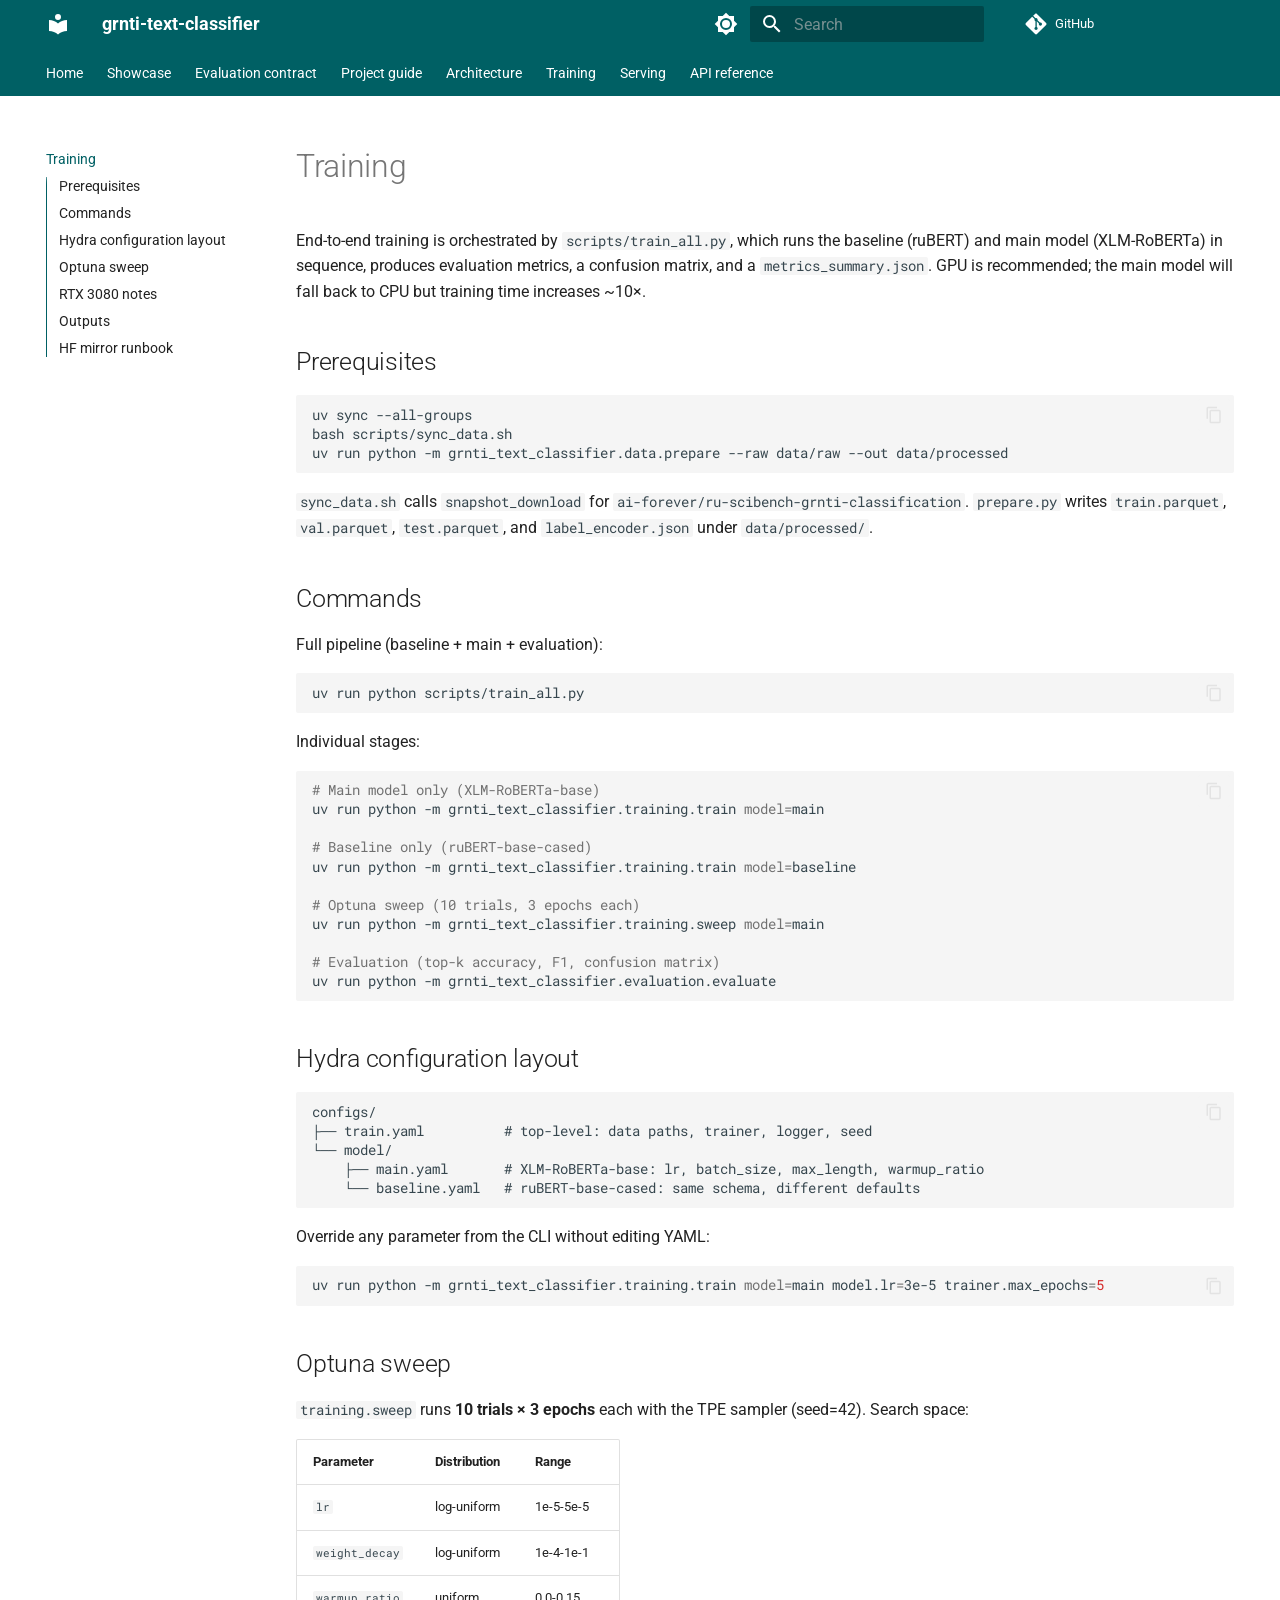
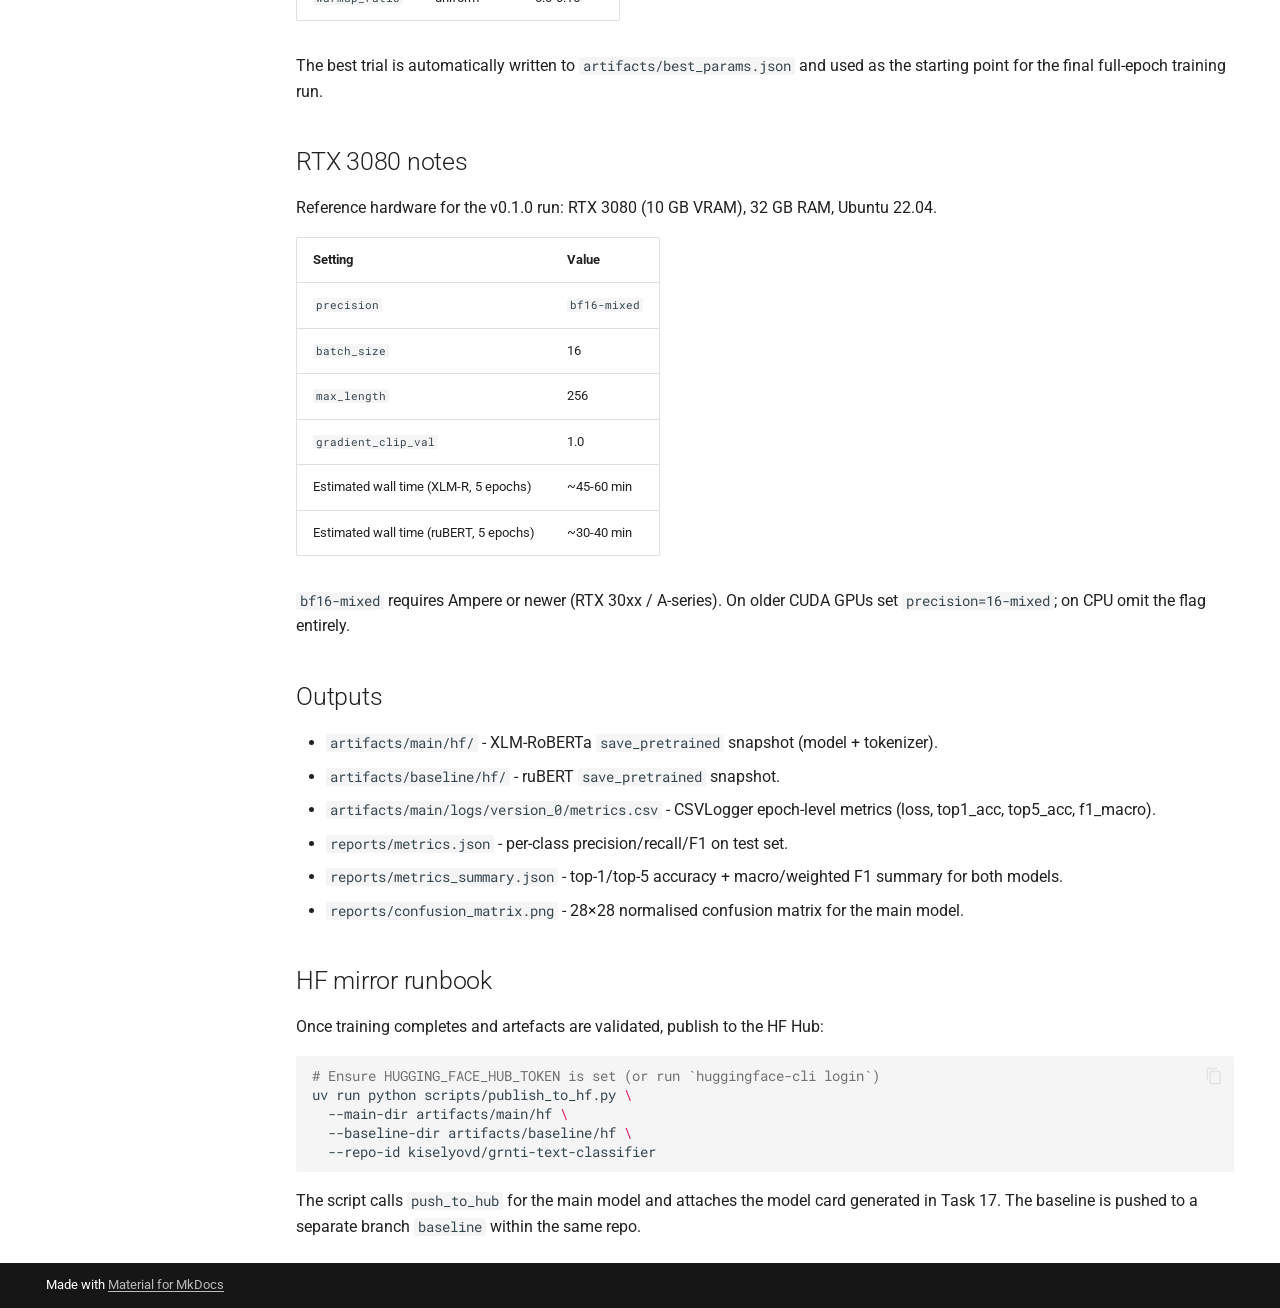
<file: training/index.html>
<!doctype html>
<html lang="en" class="no-js">
  <head>
    
      <meta charset="utf-8">
      <meta name="viewport" content="width=device-width,initial-scale=1">
      
        <meta name="description" content="Russian scientific-text classification with pinned artifacts and evaluation provenance.">
      
      
      
      
        <link rel="prev" href="../architecture/">
      
      
        <link rel="next" href="../serving/">
      
      
        
      
      
      <link rel="icon" href="../assets/images/favicon.png">
      <meta name="generator" content="mkdocs-1.6.1, mkdocs-material-9.7.6">
    
    
      
        <title>Training - grnti-text-classifier</title>
      
    
    
      <link rel="stylesheet" href="../assets/stylesheets/main.484c7ddc.min.css">
      
        
        <link rel="stylesheet" href="../assets/stylesheets/palette.ab4e12ef.min.css">
      
      


    
    
      
    
    
      
        
        
        <link rel="preconnect" href="https://fonts.gstatic.com" crossorigin>
        <link rel="stylesheet" href="https://fonts.googleapis.com/css?family=Roboto:300,300i,400,400i,700,700i%7CRoboto+Mono:400,400i,700,700i&display=fallback">
        <style>:root{--md-text-font:"Roboto";--md-code-font:"Roboto Mono"}</style>
      
    
    
      <link rel="stylesheet" href="../assets/_mkdocstrings.css">
    
      <link rel="stylesheet" href="../assets/accessibility.css?v=20261015-a11y3">
    
      <link rel="stylesheet" href="../assets/showcase/explorer.css">
    
    <script>__md_scope=new URL("..",location),__md_hash=e=>[...e].reduce(((e,_)=>(e<<5)-e+_.charCodeAt(0)),0),__md_get=(e,_=localStorage,t=__md_scope)=>JSON.parse(_.getItem(t.pathname+"."+e)),__md_set=(e,_,t=localStorage,a=__md_scope)=>{try{t.setItem(a.pathname+"."+e,JSON.stringify(_))}catch(e){}}</script>
    
      

    
    
  </head>
  
  
    
    
      
    
    
    
    
    <body dir="ltr" data-md-color-scheme="default" data-md-color-primary="cyan" data-md-color-accent="cyan">
  
    
    <input class="md-toggle" data-md-toggle="drawer" type="checkbox" id="__drawer" autocomplete="off">
    <input class="md-toggle" data-md-toggle="search" type="checkbox" id="__search" autocomplete="off">
    <label class="md-overlay" for="__drawer"></label>
    <div data-md-component="skip">
      
        
        <a href="#training" class="md-skip">
          Skip to content
        </a>
      
    </div>
    <div data-md-component="announce">
      
    </div>
    
    
      

<header class="md-header" data-md-component="header">
  <nav class="md-header__inner md-grid" aria-label="Header">
    <a href=".." title="grnti-text-classifier" class="md-header__button md-logo" aria-label="grnti-text-classifier" data-md-component="logo">
      
  
  <svg xmlns="http://www.w3.org/2000/svg" viewBox="0 0 24 24"><path d="M12 8a3 3 0 0 0 3-3 3 3 0 0 0-3-3 3 3 0 0 0-3 3 3 3 0 0 0 3 3m0 3.54C9.64 9.35 6.5 8 3 8v11c3.5 0 6.64 1.35 9 3.54 2.36-2.19 5.5-3.54 9-3.54V8c-3.5 0-6.64 1.35-9 3.54"/></svg>

    </a>
    <label class="md-header__button md-icon" for="__drawer">
      
      <svg xmlns="http://www.w3.org/2000/svg" viewBox="0 0 24 24"><path d="M3 6h18v2H3zm0 5h18v2H3zm0 5h18v2H3z"/></svg>
    </label>
    <div class="md-header__title" data-md-component="header-title">
      <div class="md-header__ellipsis">
        <div class="md-header__topic">
          <span class="md-ellipsis">
            grnti-text-classifier
          </span>
        </div>
        <div class="md-header__topic" data-md-component="header-topic">
          <span class="md-ellipsis">
            
              Training
            
          </span>
        </div>
      </div>
    </div>
    
      
        <form class="md-header__option" data-md-component="palette">
  
    
    
    
    <input class="md-option" data-md-color-media="(prefers-color-scheme: light)" data-md-color-scheme="default" data-md-color-primary="cyan" data-md-color-accent="cyan"  aria-label="Switch to dark mode"  type="radio" name="__palette" id="__palette_0">
    
      <label class="md-header__button md-icon" title="Switch to dark mode" for="__palette_1" hidden>
        <svg xmlns="http://www.w3.org/2000/svg" viewBox="0 0 24 24"><path d="M12 8a4 4 0 0 0-4 4 4 4 0 0 0 4 4 4 4 0 0 0 4-4 4 4 0 0 0-4-4m0 10a6 6 0 0 1-6-6 6 6 0 0 1 6-6 6 6 0 0 1 6 6 6 6 0 0 1-6 6m8-9.31V4h-4.69L12 .69 8.69 4H4v4.69L.69 12 4 15.31V20h4.69L12 23.31 15.31 20H20v-4.69L23.31 12z"/></svg>
      </label>
    
  
    
    
    
    <input class="md-option" data-md-color-media="(prefers-color-scheme: dark)" data-md-color-scheme="slate" data-md-color-primary="cyan" data-md-color-accent="cyan"  aria-label="Switch to light mode"  type="radio" name="__palette" id="__palette_1">
    
      <label class="md-header__button md-icon" title="Switch to light mode" for="__palette_0" hidden>
        <svg xmlns="http://www.w3.org/2000/svg" viewBox="0 0 24 24"><path d="M12 18c-.89 0-1.74-.2-2.5-.55C11.56 16.5 13 14.42 13 12s-1.44-4.5-3.5-5.45C10.26 6.2 11.11 6 12 6a6 6 0 0 1 6 6 6 6 0 0 1-6 6m8-9.31V4h-4.69L12 .69 8.69 4H4v4.69L.69 12 4 15.31V20h4.69L12 23.31 15.31 20H20v-4.69L23.31 12z"/></svg>
      </label>
    
  
</form>
      
    
    
      <script>var palette=__md_get("__palette");if(palette&&palette.color){if("(prefers-color-scheme)"===palette.color.media){var media=matchMedia("(prefers-color-scheme: light)"),input=document.querySelector(media.matches?"[data-md-color-media='(prefers-color-scheme: light)']":"[data-md-color-media='(prefers-color-scheme: dark)']");palette.color.media=input.getAttribute("data-md-color-media"),palette.color.scheme=input.getAttribute("data-md-color-scheme"),palette.color.primary=input.getAttribute("data-md-color-primary"),palette.color.accent=input.getAttribute("data-md-color-accent")}for(var[key,value]of Object.entries(palette.color))document.body.setAttribute("data-md-color-"+key,value)}</script>
    
    
    
      
      
        <label class="md-header__button md-icon" for="__search">
          
          <svg xmlns="http://www.w3.org/2000/svg" viewBox="0 0 24 24"><path d="M9.5 3A6.5 6.5 0 0 1 16 9.5c0 1.61-.59 3.09-1.56 4.23l.27.27h.79l5 5-1.5 1.5-5-5v-.79l-.27-.27A6.52 6.52 0 0 1 9.5 16 6.5 6.5 0 0 1 3 9.5 6.5 6.5 0 0 1 9.5 3m0 2C7 5 5 7 5 9.5S7 14 9.5 14 14 12 14 9.5 12 5 9.5 5"/></svg>
        </label>
        <div class="md-search" data-md-component="search" role="dialog">
  <label class="md-search__overlay" for="__search"></label>
  <div class="md-search__inner" role="search">
    <form class="md-search__form" name="search">
      <input type="text" class="md-search__input" name="query" aria-label="Search" placeholder="Search" autocapitalize="off" autocorrect="off" autocomplete="off" spellcheck="false" data-md-component="search-query" required>
      <label class="md-search__icon md-icon" for="__search">
        
        <svg xmlns="http://www.w3.org/2000/svg" viewBox="0 0 24 24"><path d="M9.5 3A6.5 6.5 0 0 1 16 9.5c0 1.61-.59 3.09-1.56 4.23l.27.27h.79l5 5-1.5 1.5-5-5v-.79l-.27-.27A6.52 6.52 0 0 1 9.5 16 6.5 6.5 0 0 1 3 9.5 6.5 6.5 0 0 1 9.5 3m0 2C7 5 5 7 5 9.5S7 14 9.5 14 14 12 14 9.5 12 5 9.5 5"/></svg>
        
        <svg xmlns="http://www.w3.org/2000/svg" viewBox="0 0 24 24"><path d="M20 11v2H8l5.5 5.5-1.42 1.42L4.16 12l7.92-7.92L13.5 5.5 8 11z"/></svg>
      </label>
      <nav class="md-search__options" aria-label="Search">
        
        <button type="reset" class="md-search__icon md-icon" title="Clear" aria-label="Clear" tabindex="-1">
          
          <svg xmlns="http://www.w3.org/2000/svg" viewBox="0 0 24 24"><path d="M19 6.41 17.59 5 12 10.59 6.41 5 5 6.41 10.59 12 5 17.59 6.41 19 12 13.41 17.59 19 19 17.59 13.41 12z"/></svg>
        </button>
      </nav>
      
        <div class="md-search__suggest" data-md-component="search-suggest"></div>
      
    </form>
    <div class="md-search__output">
      <div class="md-search__scrollwrap" tabindex="0" data-md-scrollfix>
        <div class="md-search-result" data-md-component="search-result">
          <div class="md-search-result__meta">
            Initializing search
          </div>
          <ol class="md-search-result__list" role="presentation"></ol>
        </div>
      </div>
    </div>
  </div>
</div>
      
    
    
      <div class="md-header__source">
        <a href="https://github.com/kiselyovd/grnti-text-classifier" title="Go to repository" class="md-source" data-md-component="source">
  <div class="md-source__icon md-icon">
    
    <svg xmlns="http://www.w3.org/2000/svg" viewBox="0 0 448 512"><!--! Font Awesome Free 7.1.0 by @fontawesome - https://fontawesome.com License - https://fontawesome.com/license/free (Icons: CC BY 4.0, Fonts: SIL OFL 1.1, Code: MIT License) Copyright 2025 Fonticons, Inc.--><path d="M439.6 236.1 244 40.5c-5.4-5.5-12.8-8.5-20.4-8.5s-15 3-20.4 8.4L162.5 81l51.5 51.5c27.1-9.1 52.7 16.8 43.4 43.7l49.7 49.7c34.2-11.8 61.2 31 35.5 56.7-26.5 26.5-70.2-2.9-56-37.3L240.3 199v121.9c25.3 12.5 22.3 41.8 9.1 55-6.4 6.4-15.2 10.1-24.3 10.1s-17.8-3.6-24.3-10.1c-17.6-17.6-11.1-46.9 11.2-56v-123c-20.8-8.5-24.6-30.7-18.6-45L142.6 101 8.5 235.1C3 240.6 0 247.9 0 255.5s3 15 8.5 20.4l195.6 195.7c5.4 5.4 12.7 8.4 20.4 8.4s15-3 20.4-8.4l194.7-194.7c5.4-5.4 8.4-12.8 8.4-20.4s-3-15-8.4-20.4"/></svg>
  </div>
  <div class="md-source__repository">
    GitHub
  </div>
</a>
      </div>
    
  </nav>
  
</header>
    
    <div class="md-container" data-md-component="container">
      
      
        
          
            
<nav class="md-tabs" aria-label="Tabs" data-md-component="tabs">
  <div class="md-grid">
    <ul class="md-tabs__list">
      
        
  
  
  
  
    <li class="md-tabs__item">
      <a href=".." class="md-tabs__link">
        
  
  
    
  
  Home

      </a>
    </li>
  

      
        
  
  
  
  
    <li class="md-tabs__item">
      <a href="../showcase/" class="md-tabs__link">
        
  
  
    
  
  Showcase

      </a>
    </li>
  

      
        
  
  
  
  
    <li class="md-tabs__item">
      <a href="../EVALUATION/" class="md-tabs__link">
        
  
  
    
  
  Evaluation contract

      </a>
    </li>
  

      
        
  
  
  
  
    <li class="md-tabs__item">
      <a href="../project-guide/" class="md-tabs__link">
        
  
  
    
  
  Project guide

      </a>
    </li>
  

      
        
  
  
  
  
    <li class="md-tabs__item">
      <a href="../architecture/" class="md-tabs__link">
        
  
  
    
  
  Architecture

      </a>
    </li>
  

      
        
  
  
  
    
  
  
    <li class="md-tabs__item md-tabs__item--active">
      <a href="./" class="md-tabs__link">
        
  
  
    
  
  Training

      </a>
    </li>
  

      
        
  
  
  
  
    <li class="md-tabs__item">
      <a href="../serving/" class="md-tabs__link">
        
  
  
    
  
  Serving

      </a>
    </li>
  

      
        
  
  
  
  
    <li class="md-tabs__item">
      <a href="../api/" class="md-tabs__link">
        
  
  
    
  
  API reference

      </a>
    </li>
  

      
    </ul>
  </div>
</nav>
          
        
      
      <main class="md-main" data-md-component="main">
        <div class="md-main__inner md-grid">
          
            
              
              <div class="md-sidebar md-sidebar--primary" data-md-component="sidebar" data-md-type="navigation" >
                <div class="md-sidebar__scrollwrap">
                  <div class="md-sidebar__inner">
                    


  


  

<nav class="md-nav md-nav--primary md-nav--lifted md-nav--integrated" aria-label="Navigation" data-md-level="0">
  <label class="md-nav__title" for="__drawer">
    <a href=".." title="grnti-text-classifier" class="md-nav__button md-logo" aria-label="grnti-text-classifier" data-md-component="logo">
      
  
  <svg xmlns="http://www.w3.org/2000/svg" viewBox="0 0 24 24"><path d="M12 8a3 3 0 0 0 3-3 3 3 0 0 0-3-3 3 3 0 0 0-3 3 3 3 0 0 0 3 3m0 3.54C9.64 9.35 6.5 8 3 8v11c3.5 0 6.64 1.35 9 3.54 2.36-2.19 5.5-3.54 9-3.54V8c-3.5 0-6.64 1.35-9 3.54"/></svg>

    </a>
    grnti-text-classifier
  </label>
  
    <div class="md-nav__source">
      <a href="https://github.com/kiselyovd/grnti-text-classifier" title="Go to repository" class="md-source" data-md-component="source">
  <div class="md-source__icon md-icon">
    
    <svg xmlns="http://www.w3.org/2000/svg" viewBox="0 0 448 512"><!--! Font Awesome Free 7.1.0 by @fontawesome - https://fontawesome.com License - https://fontawesome.com/license/free (Icons: CC BY 4.0, Fonts: SIL OFL 1.1, Code: MIT License) Copyright 2025 Fonticons, Inc.--><path d="M439.6 236.1 244 40.5c-5.4-5.5-12.8-8.5-20.4-8.5s-15 3-20.4 8.4L162.5 81l51.5 51.5c27.1-9.1 52.7 16.8 43.4 43.7l49.7 49.7c34.2-11.8 61.2 31 35.5 56.7-26.5 26.5-70.2-2.9-56-37.3L240.3 199v121.9c25.3 12.5 22.3 41.8 9.1 55-6.4 6.4-15.2 10.1-24.3 10.1s-17.8-3.6-24.3-10.1c-17.6-17.6-11.1-46.9 11.2-56v-123c-20.8-8.5-24.6-30.7-18.6-45L142.6 101 8.5 235.1C3 240.6 0 247.9 0 255.5s3 15 8.5 20.4l195.6 195.7c5.4 5.4 12.7 8.4 20.4 8.4s15-3 20.4-8.4l194.7-194.7c5.4-5.4 8.4-12.8 8.4-20.4s-3-15-8.4-20.4"/></svg>
  </div>
  <div class="md-source__repository">
    GitHub
  </div>
</a>
    </div>
  
  <ul class="md-nav__list" data-md-scrollfix>
    
      
      
  
  
  
  
    <li class="md-nav__item">
      <a href=".." class="md-nav__link">
        
  
  
  <span class="md-ellipsis">
    
  
    Home
  

    
  </span>
  
  

      </a>
    </li>
  

    
      
      
  
  
  
  
    <li class="md-nav__item">
      <a href="../showcase/" class="md-nav__link">
        
  
  
  <span class="md-ellipsis">
    
  
    Showcase
  

    
  </span>
  
  

      </a>
    </li>
  

    
      
      
  
  
  
  
    <li class="md-nav__item">
      <a href="../EVALUATION/" class="md-nav__link">
        
  
  
  <span class="md-ellipsis">
    
  
    Evaluation contract
  

    
  </span>
  
  

      </a>
    </li>
  

    
      
      
  
  
  
  
    <li class="md-nav__item">
      <a href="../project-guide/" class="md-nav__link">
        
  
  
  <span class="md-ellipsis">
    
  
    Project guide
  

    
  </span>
  
  

      </a>
    </li>
  

    
      
      
  
  
  
  
    <li class="md-nav__item">
      <a href="../architecture/" class="md-nav__link">
        
  
  
  <span class="md-ellipsis">
    
  
    Architecture
  

    
  </span>
  
  

      </a>
    </li>
  

    
      
      
  
  
    
  
  
  
    <li class="md-nav__item md-nav__item--active">
      
      <input class="md-nav__toggle md-toggle" type="checkbox" id="__toc">
      
      
        
      
      
        <label class="md-nav__link md-nav__link--active" for="__toc">
          
  
  
  <span class="md-ellipsis">
    
  
    Training
  

    
  </span>
  
  

          <span class="md-nav__icon md-icon"></span>
        </label>
      
      <a href="./" class="md-nav__link md-nav__link--active">
        
  
  
  <span class="md-ellipsis">
    
  
    Training
  

    
  </span>
  
  

      </a>
      
        

<nav class="md-nav md-nav--secondary" aria-label="Table of contents">
  
  
  
    
  
  
    <label class="md-nav__title" for="__toc">
      <span class="md-nav__icon md-icon"></span>
      Table of contents
    </label>
    <ul class="md-nav__list" data-md-component="toc" data-md-scrollfix>
      
        <li class="md-nav__item">
  <a href="#prerequisites" class="md-nav__link">
    <span class="md-ellipsis">
      
        Prerequisites
      
    </span>
  </a>
  
</li>
      
        <li class="md-nav__item">
  <a href="#commands" class="md-nav__link">
    <span class="md-ellipsis">
      
        Commands
      
    </span>
  </a>
  
</li>
      
        <li class="md-nav__item">
  <a href="#hydra-configuration-layout" class="md-nav__link">
    <span class="md-ellipsis">
      
        Hydra configuration layout
      
    </span>
  </a>
  
</li>
      
        <li class="md-nav__item">
  <a href="#optuna-sweep" class="md-nav__link">
    <span class="md-ellipsis">
      
        Optuna sweep
      
    </span>
  </a>
  
</li>
      
        <li class="md-nav__item">
  <a href="#rtx-3080-notes" class="md-nav__link">
    <span class="md-ellipsis">
      
        RTX 3080 notes
      
    </span>
  </a>
  
</li>
      
        <li class="md-nav__item">
  <a href="#outputs" class="md-nav__link">
    <span class="md-ellipsis">
      
        Outputs
      
    </span>
  </a>
  
</li>
      
        <li class="md-nav__item">
  <a href="#hf-mirror-runbook" class="md-nav__link">
    <span class="md-ellipsis">
      
        HF mirror runbook
      
    </span>
  </a>
  
</li>
      
    </ul>
  
</nav>
      
    </li>
  

    
      
      
  
  
  
  
    <li class="md-nav__item">
      <a href="../serving/" class="md-nav__link">
        
  
  
  <span class="md-ellipsis">
    
  
    Serving
  

    
  </span>
  
  

      </a>
    </li>
  

    
      
      
  
  
  
  
    <li class="md-nav__item">
      <a href="../api/" class="md-nav__link">
        
  
  
  <span class="md-ellipsis">
    
  
    API reference
  

    
  </span>
  
  

      </a>
    </li>
  

    
  </ul>
</nav>
                  </div>
                </div>
              </div>
            
            
          
          
            <div class="md-content" data-md-component="content">
              
              <article class="md-content__inner md-typeset">
                
                  


  
  


<h1 id="training">Training</h1>
<p>End-to-end training is orchestrated by <code>scripts/train_all.py</code>, which runs the baseline (ruBERT) and main model (XLM-RoBERTa) in sequence, produces evaluation metrics, a confusion matrix, and a <code>metrics_summary.json</code>. GPU is recommended; the main model will fall back to CPU but training time increases ~10×.</p>
<h2 id="prerequisites">Prerequisites</h2>
<div class="highlight"><pre><span></span><code>uv<span class="w"> </span>sync<span class="w"> </span>--all-groups
bash<span class="w"> </span>scripts/sync_data.sh
uv<span class="w"> </span>run<span class="w"> </span>python<span class="w"> </span>-m<span class="w"> </span>grnti_text_classifier.data.prepare<span class="w"> </span>--raw<span class="w"> </span>data/raw<span class="w"> </span>--out<span class="w"> </span>data/processed
</code></pre></div>
<p><code>sync_data.sh</code> calls <code>snapshot_download</code> for <code>ai-forever/ru-scibench-grnti-classification</code>. <code>prepare.py</code> writes <code>train.parquet</code>, <code>val.parquet</code>, <code>test.parquet</code>, and <code>label_encoder.json</code> under <code>data/processed/</code>.</p>
<h2 id="commands">Commands</h2>
<p>Full pipeline (baseline + main + evaluation):</p>
<div class="highlight"><pre><span></span><code>uv<span class="w"> </span>run<span class="w"> </span>python<span class="w"> </span>scripts/train_all.py
</code></pre></div>
<p>Individual stages:</p>
<div class="highlight"><pre><span></span><code><span class="c1"># Main model only (XLM-RoBERTa-base)</span>
uv<span class="w"> </span>run<span class="w"> </span>python<span class="w"> </span>-m<span class="w"> </span>grnti_text_classifier.training.train<span class="w"> </span><span class="nv">model</span><span class="o">=</span>main

<span class="c1"># Baseline only (ruBERT-base-cased)</span>
uv<span class="w"> </span>run<span class="w"> </span>python<span class="w"> </span>-m<span class="w"> </span>grnti_text_classifier.training.train<span class="w"> </span><span class="nv">model</span><span class="o">=</span>baseline

<span class="c1"># Optuna sweep (10 trials, 3 epochs each)</span>
uv<span class="w"> </span>run<span class="w"> </span>python<span class="w"> </span>-m<span class="w"> </span>grnti_text_classifier.training.sweep<span class="w"> </span><span class="nv">model</span><span class="o">=</span>main

<span class="c1"># Evaluation (top-k accuracy, F1, confusion matrix)</span>
uv<span class="w"> </span>run<span class="w"> </span>python<span class="w"> </span>-m<span class="w"> </span>grnti_text_classifier.evaluation.evaluate
</code></pre></div>
<h2 id="hydra-configuration-layout">Hydra configuration layout</h2>
<div class="highlight"><pre><span></span><code>configs/
├── train.yaml          # top-level: data paths, trainer, logger, seed
└── model/
    ├── main.yaml       # XLM-RoBERTa-base: lr, batch_size, max_length, warmup_ratio
    └── baseline.yaml   # ruBERT-base-cased: same schema, different defaults
</code></pre></div>
<p>Override any parameter from the CLI without editing YAML:</p>
<div class="highlight"><pre><span></span><code>uv<span class="w"> </span>run<span class="w"> </span>python<span class="w"> </span>-m<span class="w"> </span>grnti_text_classifier.training.train<span class="w"> </span><span class="nv">model</span><span class="o">=</span>main<span class="w"> </span>model.lr<span class="o">=</span>3e-5<span class="w"> </span>trainer.max_epochs<span class="o">=</span><span class="m">5</span>
</code></pre></div>
<h2 id="optuna-sweep">Optuna sweep</h2>
<p><code>training.sweep</code> runs <strong>10 trials × 3 epochs</strong> each with the TPE sampler (seed=42). Search space:</p>
<table>
<thead>
<tr>
<th>Parameter</th>
<th>Distribution</th>
<th>Range</th>
</tr>
</thead>
<tbody>
<tr>
<td><code>lr</code></td>
<td>log-uniform</td>
<td>1e-5-5e-5</td>
</tr>
<tr>
<td><code>weight_decay</code></td>
<td>log-uniform</td>
<td>1e-4-1e-1</td>
</tr>
<tr>
<td><code>warmup_ratio</code></td>
<td>uniform</td>
<td>0.0-0.15</td>
</tr>
</tbody>
</table>
<p>The best trial is automatically written to <code>artifacts/best_params.json</code> and used as the starting point for the final full-epoch training run.</p>
<h2 id="rtx-3080-notes">RTX 3080 notes</h2>
<p>Reference hardware for the v0.1.0 run: RTX 3080 (10 GB VRAM), 32 GB RAM, Ubuntu 22.04.</p>
<table>
<thead>
<tr>
<th>Setting</th>
<th>Value</th>
</tr>
</thead>
<tbody>
<tr>
<td><code>precision</code></td>
<td><code>bf16-mixed</code></td>
</tr>
<tr>
<td><code>batch_size</code></td>
<td>16</td>
</tr>
<tr>
<td><code>max_length</code></td>
<td>256</td>
</tr>
<tr>
<td><code>gradient_clip_val</code></td>
<td>1.0</td>
</tr>
<tr>
<td>Estimated wall time (XLM-R, 5 epochs)</td>
<td>~45-60 min</td>
</tr>
<tr>
<td>Estimated wall time (ruBERT, 5 epochs)</td>
<td>~30-40 min</td>
</tr>
</tbody>
</table>
<p><code>bf16-mixed</code> requires Ampere or newer (RTX 30xx / A-series). On older CUDA GPUs set <code>precision=16-mixed</code>; on CPU omit the flag entirely.</p>
<h2 id="outputs">Outputs</h2>
<ul>
<li><code>artifacts/main/hf/</code> - XLM-RoBERTa <code>save_pretrained</code> snapshot (model + tokenizer).</li>
<li><code>artifacts/baseline/hf/</code> - ruBERT <code>save_pretrained</code> snapshot.</li>
<li><code>artifacts/main/logs/version_0/metrics.csv</code> - CSVLogger epoch-level metrics (loss, top1_acc, top5_acc, f1_macro).</li>
<li><code>reports/metrics.json</code> - per-class precision/recall/F1 on test set.</li>
<li><code>reports/metrics_summary.json</code> - top-1/top-5 accuracy + macro/weighted F1 summary for both models.</li>
<li><code>reports/confusion_matrix.png</code> - 28×28 normalised confusion matrix for the main model.</li>
</ul>
<h2 id="hf-mirror-runbook">HF mirror runbook</h2>
<p>Once training completes and artefacts are validated, publish to the HF Hub:</p>
<div class="highlight"><pre><span></span><code><span class="c1"># Ensure HUGGING_FACE_HUB_TOKEN is set (or run `huggingface-cli login`)</span>
uv<span class="w"> </span>run<span class="w"> </span>python<span class="w"> </span>scripts/publish_to_hf.py<span class="w"> </span><span class="se">\</span>
<span class="w">  </span>--main-dir<span class="w"> </span>artifacts/main/hf<span class="w"> </span><span class="se">\</span>
<span class="w">  </span>--baseline-dir<span class="w"> </span>artifacts/baseline/hf<span class="w"> </span><span class="se">\</span>
<span class="w">  </span>--repo-id<span class="w"> </span>kiselyovd/grnti-text-classifier
</code></pre></div>
<p>The script calls <code>push_to_hub</code> for the main model and attaches the model card generated in Task 17. The baseline is pushed to a separate branch <code>baseline</code> within the same repo.</p>












                
              </article>
            </div>
          
          
<script>var target=document.getElementById(location.hash.slice(1));target&&target.name&&(target.checked=target.name.startsWith("__tabbed_"))</script>
        </div>
        
          <button type="button" class="md-top md-icon" data-md-component="top" hidden>
  
  <svg xmlns="http://www.w3.org/2000/svg" viewBox="0 0 24 24"><path d="M13 20h-2V8l-5.5 5.5-1.42-1.42L12 4.16l7.92 7.92-1.42 1.42L13 8z"/></svg>
  Back to top
</button>
        
      </main>
      
        <footer class="md-footer">
  
  <div class="md-footer-meta md-typeset">
    <div class="md-footer-meta__inner md-grid">
      <div class="md-copyright">
  
  
    Made with
    <a href="https://squidfunk.github.io/mkdocs-material/" target="_blank" rel="noopener">
      Material for MkDocs
    </a>
  
</div>
      
    </div>
  </div>
</footer>
      
    </div>
    <div class="md-dialog" data-md-component="dialog">
      <div class="md-dialog__inner md-typeset"></div>
    </div>
    
    
    
      
      
      <script id="__config" type="application/json">{"annotate": null, "base": "..", "features": ["content.code.copy", "navigation.indexes", "navigation.tabs", "navigation.top", "toc.integrate", "search.highlight", "search.suggest"], "search": "../assets/javascripts/workers/search.2c215733.min.js", "tags": null, "translations": {"clipboard.copied": "Copied to clipboard", "clipboard.copy": "Copy to clipboard", "search.result.more.one": "1 more on this page", "search.result.more.other": "# more on this page", "search.result.none": "No matching documents", "search.result.one": "1 matching document", "search.result.other": "# matching documents", "search.result.placeholder": "Type to start searching", "search.result.term.missing": "Missing", "select.version": "Select version"}, "version": null}</script>
    
    
      <script src="../assets/javascripts/bundle.79ae519e.min.js"></script>
      
        <script src="../assets/showcase/explorer.js" type="module"></script>
      
    
  </body>
</html>
</file>
<file: assets/_mkdocstrings.css>
/* Avoid breaking parameter names, etc. in table cells. */
.doc-contents td code {
  word-break: normal !important;
}

/* No line break before first paragraph of descriptions. */
.doc-md-description,
.doc-md-description>p:first-child {
  display: inline;
}

/* No text transformation from Material for MkDocs for H5 headings. */
.md-typeset h5 .doc-object-name {
  text-transform: none;
}

/* Max width for docstring sections tables. */
.doc .md-typeset__table,
.doc .md-typeset__table table {
  display: table !important;
  width: 100%;
}

.doc .md-typeset__table tr {
  display: table-row;
}

/* Defaults in Spacy table style. */
.doc-param-default,
.doc-type_param-default {
  float: right;
}

/* Parameter headings must be inline, not blocks. */
.doc-heading-parameter,
.doc-heading-type_parameter {
  display: inline;
}

/* Default font size for parameter headings. */
.md-typeset .doc-heading-parameter {
  font-size: inherit;
}

/* Prefer space on the right, not the left of parameter permalinks. */
.doc-heading-parameter .headerlink,
.doc-heading-type_parameter .headerlink {
  margin-left: 0 !important;
  margin-right: 0.2rem;
}

/* Backward-compatibility: docstring section titles in bold. */
.doc-section-title {
  font-weight: bold;
}

/* Backlinks crumb separator. */
.doc-backlink-crumb {
  display: inline-flex;
  gap: .2rem;
  white-space: nowrap;
  align-items: center;
  vertical-align: middle;
}
.doc-backlink-crumb:not(:first-child)::before {
  background-color: var(--md-default-fg-color--lighter);
  content: "";
  display: inline;
  height: 1rem;
  --md-path-icon: url('data:image/svg+xml;charset=utf-8,<svg xmlns="http://www.w3.org/2000/svg" viewBox="0 0 24 24"><path d="M8.59 16.58 13.17 12 8.59 7.41 10 6l6 6-6 6z"/></svg>');
  -webkit-mask-image: var(--md-path-icon);
  mask-image: var(--md-path-icon);
  width: 1rem;
}
.doc-backlink-crumb.last {
  font-weight: bold;
}

/* Symbols in Navigation and ToC. */
:root, :host,
[data-md-color-scheme="default"] {
  --doc-symbol-parameter-fg-color: #df50af;
  --doc-symbol-type_parameter-fg-color: #df50af;
  --doc-symbol-attribute-fg-color: #953800;
  --doc-symbol-function-fg-color: #8250df;
  --doc-symbol-method-fg-color: #8250df;
  --doc-symbol-class-fg-color: #0550ae;
  --doc-symbol-type_alias-fg-color: #0550ae;
  --doc-symbol-module-fg-color: #5cad0f;

  --doc-symbol-parameter-bg-color: #df50af1a;
  --doc-symbol-type_parameter-bg-color: #df50af1a;
  --doc-symbol-attribute-bg-color: #9538001a;
  --doc-symbol-function-bg-color: #8250df1a;
  --doc-symbol-method-bg-color: #8250df1a;
  --doc-symbol-class-bg-color: #0550ae1a;
  --doc-symbol-type_alias-bg-color: #0550ae1a;
  --doc-symbol-module-bg-color: #5cad0f1a;
}

[data-md-color-scheme="slate"] {
  --doc-symbol-parameter-fg-color: #ffa8cc;
  --doc-symbol-type_parameter-fg-color: #ffa8cc;
  --doc-symbol-attribute-fg-color: #ffa657;
  --doc-symbol-function-fg-color: #d2a8ff;
  --doc-symbol-method-fg-color: #d2a8ff;
  --doc-symbol-class-fg-color: #79c0ff;
  --doc-symbol-type_alias-fg-color: #79c0ff;
  --doc-symbol-module-fg-color: #baff79;

  --doc-symbol-parameter-bg-color: #ffa8cc1a;
  --doc-symbol-type_parameter-bg-color: #ffa8cc1a;
  --doc-symbol-attribute-bg-color: #ffa6571a;
  --doc-symbol-function-bg-color: #d2a8ff1a;
  --doc-symbol-method-bg-color: #d2a8ff1a;
  --doc-symbol-class-bg-color: #79c0ff1a;
  --doc-symbol-type_alias-bg-color: #79c0ff1a;
  --doc-symbol-module-bg-color: #baff791a;
}

code.doc-symbol {
  border-radius: .1rem;
  font-size: .85em;
  padding: 0 .3em;
  font-weight: bold;
}

code.doc-symbol-parameter,
a code.doc-symbol-parameter {
  color: var(--doc-symbol-parameter-fg-color);
  background-color: var(--doc-symbol-parameter-bg-color);
}

code.doc-symbol-parameter::after {
  content: "param";
}

code.doc-symbol-type_parameter,
a code.doc-symbol-type_parameter {
  color: var(--doc-symbol-type_parameter-fg-color);
  background-color: var(--doc-symbol-type_parameter-bg-color);
}

code.doc-symbol-type_parameter::after {
  content: "type-param";
}

code.doc-symbol-attribute,
a code.doc-symbol-attribute {
  color: var(--doc-symbol-attribute-fg-color);
  background-color: var(--doc-symbol-attribute-bg-color);
}

code.doc-symbol-attribute::after {
  content: "attr";
}

code.doc-symbol-function,
a code.doc-symbol-function {
  color: var(--doc-symbol-function-fg-color);
  background-color: var(--doc-symbol-function-bg-color);
}

code.doc-symbol-function::after {
  content: "func";
}

code.doc-symbol-method,
a code.doc-symbol-method {
  color: var(--doc-symbol-method-fg-color);
  background-color: var(--doc-symbol-method-bg-color);
}

code.doc-symbol-method::after {
  content: "meth";
}

code.doc-symbol-class,
a code.doc-symbol-class {
  color: var(--doc-symbol-class-fg-color);
  background-color: var(--doc-symbol-class-bg-color);
}

code.doc-symbol-class::after {
  content: "class";
}


code.doc-symbol-type_alias,
a code.doc-symbol-type_alias {
  color: var(--doc-symbol-type_alias-fg-color);
  background-color: var(--doc-symbol-type_alias-bg-color);
}

code.doc-symbol-type_alias::after {
  content: "type";
}

code.doc-symbol-module,
a code.doc-symbol-module {
  color: var(--doc-symbol-module-fg-color);
  background-color: var(--doc-symbol-module-bg-color);
}

code.doc-symbol-module::after {
  content: "mod";
}

.doc-signature .autorefs {
  color: inherit;
  border-bottom: 1px dotted currentcolor;
}

/* Source code blocks (admonitions). */
:root {
  --md-admonition-icon--mkdocstrings-source: url('data:image/svg+xml;charset=utf-8,<svg xmlns="http://www.w3.org/2000/svg" viewBox="0 0 24 24"><path d="M15.22 4.97a.75.75 0 0 1 1.06 0l6.5 6.5a.75.75 0 0 1 0 1.06l-6.5 6.5a.749.749 0 0 1-1.275-.326.75.75 0 0 1 .215-.734L21.19 12l-5.97-5.97a.75.75 0 0 1 0-1.06m-6.44 0a.75.75 0 0 1 0 1.06L2.81 12l5.97 5.97a.749.749 0 0 1-.326 1.275.75.75 0 0 1-.734-.215l-6.5-6.5a.75.75 0 0 1 0-1.06l6.5-6.5a.75.75 0 0 1 1.06 0"/></svg>')
}
.md-typeset .admonition.mkdocstrings-source,
.md-typeset details.mkdocstrings-source {
  border: none;
  padding: 0;
}
.md-typeset .admonition.mkdocstrings-source:focus-within,
.md-typeset details.mkdocstrings-source:focus-within {
  box-shadow: none;
}
.md-typeset .mkdocstrings-source > .admonition-title,
.md-typeset .mkdocstrings-source > summary {
  background-color: inherit;
}
.md-typeset .mkdocstrings-source > .admonition-title::before,
.md-typeset .mkdocstrings-source > summary::before {
  background-color: var(--md-default-fg-color);
  -webkit-mask-image: var(--md-admonition-icon--mkdocstrings-source);
          mask-image: var(--md-admonition-icon--mkdocstrings-source);
}
</file>
<file: assets/accessibility.css>
/* Contrast corrections within the existing Material cyan palette. */
[data-md-color-scheme="default"][data-md-color-primary="cyan"] {
  --md-primary-fg-color: #006064;
  --md-primary-fg-color--dark: #006064;
  --md-accent-fg-color: #006064;
  --md-typeset-a-color: #006064;
}
[data-md-color-scheme="slate"][data-md-color-primary="cyan"] {
  --md-primary-fg-color: #67e8f9;
  --md-primary-fg-color--dark: #006064;
  --md-accent-fg-color: #67e8f9;
  --md-typeset-a-color: #67e8f9;
}
.md-header, .md-tabs { background-color: var(--md-primary-fg-color--dark); }
.md-tabs__link { opacity: 1; }
.md-typeset a { text-decoration: underline; text-underline-offset: .15em; }
.sc-explorer :is(.sc-live, .sc-source, .sc-field span, .sc-stage figcaption, .sc-details dt) {
  color: var(--md-default-fg-color);
}
[data-md-color-scheme="slate"] .sc-matrix button { color: #fff; }
@media (prefers-reduced-motion: reduce) {
  html { scroll-behavior: auto !important; }
  .sc-explorer *, .sc-explorer *::before, .sc-explorer *::after {
    transition-duration: .01ms !important;
    animation-duration: .01ms !important;
  }
}

.md-copyright { color: var(--md-footer-fg-color); }
.md-source__facts { color: #fff; opacity: 1; }

.md-header, .md-tabs { color: #fff; }
.md-source__facts, .md-source__fact { color: #fff; opacity: 1; animation: none !important; }
[data-md-color-scheme="slate"][data-md-color-primary="indigo"] {
  --md-primary-fg-color: #9fa8da;
  --md-accent-fg-color: #9fa8da;
  --md-typeset-a-color: #9fa8da;
}
</file>
<file: assets/showcase/explorer.css>
.sc-explorer {
  margin: 1.6rem 0 2rem;
  color: var(--md-default-fg-color);
}
.sc-explorer *, .sc-explorer *::before, .sc-explorer *::after { box-sizing: border-box; }
.sc-controls {
  display: flex;
  flex-wrap: wrap;
  align-items: end;
  gap: .8rem;
  margin: 0 0 1rem;
}
.sc-field { display: grid; gap: .3rem; min-width: 8.5rem; max-width: 100%; font-size: .72rem; }
.sc-field span { color: var(--md-default-fg-color--light); }
.sc-field select, .sc-field input, .sc-search {
  max-width: 100%;
  border: 1px solid var(--md-default-fg-color--lighter);
  border-radius: .2rem;
  background: var(--md-default-bg-color);
  color: var(--md-default-fg-color);
  padding: .5rem .65rem;
  font: inherit;
  min-height: 2.1rem;
}
.sc-check { display: flex; align-items: center; gap: .4rem; min-height: 2rem; font-size: .72rem; }
.sc-check input { accent-color: var(--md-primary-fg-color); }
.sc-explorer :is(select, input, button, a):focus-visible { outline: 2px solid var(--md-accent-fg-color); outline-offset: 3px; }
.sc-workspace { display: grid; grid-template-columns: minmax(0, 1fr) minmax(10rem, .34fr); gap: 1rem; align-items: start; }
.sc-stage {
  min-width: 0;
  margin: 0;
  border: 1px solid var(--md-default-fg-color--lighter);
  border-radius: .2rem;
  overflow: hidden;
  background: var(--md-code-bg-color);
}
.sc-stage svg { width: 100%; display: block; aspect-ratio: 16/10; }
.sc-stage img { display: block; width: 100%; height: auto; margin: 0; }
.sc-stage figcaption { padding: .75rem; font-size: .68rem; line-height: 1.5; color: var(--md-default-fg-color--light); }
.sc-details { border-top: 2px solid var(--md-primary-fg-color); padding-top: .8rem; font-size: .72rem; overflow-wrap: anywhere; }
.sc-details h3 { margin-top: 0; font-size: .9rem; }
.sc-details p { margin: .5rem 0; }
.sc-details dl { margin: .6rem 0; }
.sc-details dt { color: var(--md-default-fg-color--light); margin: .5rem 0 .15rem; }
.sc-details dd { margin-left: 0; font-weight: 600; }
.sc-live { min-height: 1.4rem; font-size: .72rem; color: var(--md-default-fg-color--light); }
.sc-source { display: inline-block; font-size: .7rem; }
.sc-skeleton { stroke: var(--md-primary-fg-color); stroke-width: 2; vector-effect: non-scaling-stroke; }
.sc-box { fill: none; stroke: var(--md-primary-fg-color); stroke-width: 1.5; vector-effect: non-scaling-stroke; }
.sc-point { fill: var(--md-primary-fg-color); stroke: var(--md-default-bg-color); stroke-width: 1; vector-effect: non-scaling-stroke; }
.sc-point-soft { fill: var(--md-default-bg-color); stroke: var(--md-primary-fg-color); stroke-dasharray: 3 2; }
.sc-point-dim { opacity: .25; }
.sc-stage-tabs { display: flex; flex-wrap: wrap; gap: .5rem; margin-bottom: 1rem; }
.sc-stage-tabs button, .sc-button {
  padding: .55rem .8rem;
  border: 1px solid var(--md-default-fg-color--lighter);
  border-radius: .2rem;
  color: var(--md-default-fg-color);
  background: var(--md-default-bg-color);
  cursor: pointer;
  font: inherit;
  font-size: .72rem;
}
.sc-stage-tabs button[aria-pressed="true"] { border-color: var(--md-primary-fg-color); color: var(--md-primary-fg-color); background: var(--md-code-bg-color); }
.sc-pipeline-stage { max-width: 100%; }
.sc-pipeline-stage img { max-height: 28rem; object-fit: contain; }
.sc-matrix-wrap { overflow-x: auto; }
.sc-matrix { width: 100%; border-collapse: separate; border-spacing: .35rem; font-size: .7rem; table-layout: fixed; }
.sc-matrix th { padding: .5rem; font-weight: 500; overflow-wrap: anywhere; }
.sc-matrix button {
  width: 100%; min-height: 4.5rem; border: 1px solid transparent; border-radius: .2rem;
  background: color-mix(in srgb, var(--md-primary-fg-color) var(--cell-strength), var(--md-default-bg-color));
  color: var(--md-default-fg-color); cursor: pointer; font-size: 1.15rem; font-weight: 600;
}
.sc-matrix button[aria-pressed="true"] { outline: 2px solid var(--md-accent-fg-color); outline-offset: -2px; }
.sc-matrix small { display: block; font-size: .6rem; font-weight: 400; }
.sc-summary { display: flex; flex-wrap: wrap; gap: 1.3rem; margin: .8rem 0 1.2rem; font-size: .72rem; }
.sc-summary strong { display: block; font-size: 1.15rem; }
.sc-text { white-space: pre-wrap; line-height: 1.75; font-size: .82rem; overflow-wrap: anywhere; }
.sc-subjects { display: grid; gap: .35rem; max-height: 25rem; overflow-y: auto; }
.sc-subjects button { text-align: left; width: 100%; }
.sc-subjects button[aria-pressed="true"] { border-color: var(--md-primary-fg-color); color: var(--md-primary-fg-color); }
.sc-corpus-layout { display: grid; grid-template-columns: minmax(10rem, .38fr) minmax(0, 1fr); gap: 1.3rem; }
.sc-record { border-top: 2px solid var(--md-primary-fg-color); padding-top: .8rem; }
.sc-label { margin: .8rem 0; font-weight: 600; }
.sc-sample-gallery { display: grid; grid-template-columns: repeat(3, minmax(0,1fr)); gap: 1rem; margin-top: 1rem; }
.sc-sample-gallery figure { margin: 0; font-size: .65rem; }
.sc-sample-gallery img { max-height: 12rem; width: 100%; object-fit: contain; }
.sc-corpus-layout { padding: 1rem; }
@media (max-width: 650px) {
  .sc-workspace, .sc-corpus-layout { grid-template-columns: 1fr; }
  .sc-field { flex: 1 1 9rem; }
  .sc-matrix { min-width: 22rem; }
  .sc-subjects { max-height: 12rem; }
  .sc-sample-gallery { grid-template-columns: 1fr; }
}
</file>
<file: assets/stylesheets/main.484c7ddc.min.css>
@charset "UTF-8";html{-webkit-text-size-adjust:none;-moz-text-size-adjust:none;text-size-adjust:none;box-sizing:border-box}*,:after,:before{box-sizing:inherit}@media (prefers-reduced-motion){*,:after,:before{transition:none!important}}body{margin:0}a,button,input,label{-webkit-tap-highlight-color:transparent}a{color:inherit;text-decoration:none}hr{border:0;box-sizing:initial;display:block;height:.05rem;overflow:visible;padding:0}small{font-size:80%}sub,sup{line-height:1em}img{border-style:none}table{border-collapse:initial;border-spacing:0}td,th{font-weight:400;vertical-align:top}button{background:#0000;border:0;font-family:inherit;font-size:inherit;margin:0;padding:0}input{border:0;outline:none}:root{--md-primary-fg-color:#4051b5;--md-primary-fg-color--light:#5d6cc0;--md-primary-fg-color--dark:#303fa1;--md-primary-bg-color:#fff;--md-primary-bg-color--light:#ffffffb3;--md-accent-fg-color:#526cfe;--md-accent-fg-color--transparent:#526cfe1a;--md-accent-bg-color:#fff;--md-accent-bg-color--light:#ffffffb3}[data-md-color-scheme=default]{color-scheme:light}[data-md-color-scheme=default] img[src$="#gh-dark-mode-only"],[data-md-color-scheme=default] img[src$="#only-dark"]{display:none}:root,[data-md-color-scheme=default]{--md-hue:225deg;--md-default-fg-color:#000000de;--md-default-fg-color--light:#0000008a;--md-default-fg-color--lighter:#00000052;--md-default-fg-color--lightest:#00000012;--md-default-bg-color:#fff;--md-default-bg-color--light:#ffffffb3;--md-default-bg-color--lighter:#ffffff4d;--md-default-bg-color--lightest:#ffffff1f;--md-code-fg-color:#36464e;--md-code-bg-color:#f5f5f5;--md-code-bg-color--light:#f5f5f5b3;--md-code-bg-color--lighter:#f5f5f54d;--md-code-hl-color:#4287ff;--md-code-hl-color--light:#4287ff1a;--md-code-hl-number-color:#d52a2a;--md-code-hl-special-color:#db1457;--md-code-hl-function-color:#a846b9;--md-code-hl-constant-color:#6e59d9;--md-code-hl-keyword-color:#3f6ec6;--md-code-hl-string-color:#1c7d4d;--md-code-hl-name-color:var(--md-code-fg-color);--md-code-hl-operator-color:var(--md-default-fg-color--light);--md-code-hl-punctuation-color:var(--md-default-fg-color--light);--md-code-hl-comment-color:var(--md-default-fg-color--light);--md-code-hl-generic-color:var(--md-default-fg-color--light);--md-code-hl-variable-color:var(--md-default-fg-color--light);--md-typeset-color:var(--md-default-fg-color);--md-typeset-a-color:var(--md-primary-fg-color);--md-typeset-del-color:#f5503d26;--md-typeset-ins-color:#0bd57026;--md-typeset-kbd-color:#fafafa;--md-typeset-kbd-accent-color:#fff;--md-typeset-kbd-border-color:#b8b8b8;--md-typeset-mark-color:#ffff0080;--md-typeset-table-color:#0000001f;--md-typeset-table-color--light:rgba(0,0,0,.035);--md-admonition-fg-color:var(--md-default-fg-color);--md-admonition-bg-color:var(--md-default-bg-color);--md-warning-fg-color:#000000de;--md-warning-bg-color:#ff9;--md-footer-fg-color:#fff;--md-footer-fg-color--light:#ffffffb3;--md-footer-fg-color--lighter:#ffffff73;--md-footer-bg-color:#000000de;--md-footer-bg-color--dark:#00000052;--md-shadow-z1:0 0.2rem 0.5rem #0000000d,0 0 0.05rem #0000001a;--md-shadow-z2:0 0.2rem 0.5rem #0000001a,0 0 0.05rem #00000040;--md-shadow-z3:0 0.2rem 0.5rem #0003,0 0 0.05rem #00000059}.md-icon svg{fill:currentcolor;display:block;height:1.2rem;width:1.2rem}body{-webkit-font-smoothing:antialiased;-moz-osx-font-smoothing:grayscale;--md-text-font-family:var(--md-text-font,_),-apple-system,BlinkMacSystemFont,Helvetica,Arial,sans-serif;--md-code-font-family:var(--md-code-font,_),SFMono-Regular,Consolas,Menlo,monospace}aside,body,input{font-feature-settings:"kern","liga";color:var(--md-typeset-color);font-family:var(--md-text-font-family)}code,kbd,pre{font-feature-settings:"kern";font-family:var(--md-code-font-family)}:root{--md-typeset-table-sort-icon:url('data:image/svg+xml;charset=utf-8,<svg xmlns="http://www.w3.org/2000/svg" viewBox="0 0 24 24"><path d="m18 21-4-4h3V7h-3l4-4 4 4h-3v10h3M2 19v-2h10v2M2 13v-2h7v2M2 7V5h4v2z"/></svg>');--md-typeset-table-sort-icon--asc:url('data:image/svg+xml;charset=utf-8,<svg xmlns="http://www.w3.org/2000/svg" viewBox="0 0 24 24"><path d="M19 17h3l-4 4-4-4h3V3h2M2 17h10v2H2M6 5v2H2V5m0 6h7v2H2z"/></svg>');--md-typeset-table-sort-icon--desc:url('data:image/svg+xml;charset=utf-8,<svg xmlns="http://www.w3.org/2000/svg" viewBox="0 0 24 24"><path d="M19 7h3l-4-4-4 4h3v14h2M2 17h10v2H2M6 5v2H2V5m0 6h7v2H2z"/></svg>')}.md-typeset{-webkit-print-color-adjust:exact;color-adjust:exact;font-size:.8rem;line-height:1.6;overflow-wrap:break-word}@media print{.md-typeset{font-size:.68rem}}.md-typeset blockquote,.md-typeset dl,.md-typeset figure,.md-typeset ol,.md-typeset pre,.md-typeset ul{margin-bottom:1em;margin-top:1em}.md-typeset h1{color:var(--md-default-fg-color--light);font-size:2em;line-height:1.3;margin:0 0 1.25em}.md-typeset h1,.md-typeset h2{font-weight:300;letter-spacing:-.01em}.md-typeset h2{font-size:1.5625em;line-height:1.4;margin:1.6em 0 .64em}.md-typeset h3{font-size:1.25em;font-weight:400;letter-spacing:-.01em;line-height:1.5;margin:1.6em 0 .8em}.md-typeset h2+h3{margin-top:.8em}.md-typeset h4{font-weight:700;letter-spacing:-.01em;margin:1em 0}.md-typeset h5,.md-typeset h6{color:var(--md-default-fg-color--light);font-size:.8em;font-weight:700;letter-spacing:-.01em;margin:1.25em 0}.md-typeset h5{text-transform:uppercase}.md-typeset h5 code{text-transform:none}.md-typeset hr{border-bottom:.05rem solid var(--md-default-fg-color--lightest);display:flow-root;margin:1.5em 0}.md-typeset a{color:var(--md-typeset-a-color);word-break:break-word}.md-typeset a,.md-typeset a:before{transition:color 125ms}.md-typeset a:focus,.md-typeset a:hover{color:var(--md-accent-fg-color)}.md-typeset a:focus code,.md-typeset a:hover code{background-color:var(--md-accent-fg-color--transparent);color:var(--md-accent-fg-color)}.md-typeset a code{color:var(--md-typeset-a-color)}.md-typeset a.focus-visible{outline-color:var(--md-accent-fg-color);outline-offset:.2rem}.md-typeset code,.md-typeset kbd,.md-typeset pre{color:var(--md-code-fg-color);direction:ltr;font-variant-ligatures:none;transition:background-color 125ms}@media print{.md-typeset code,.md-typeset kbd,.md-typeset pre{white-space:pre-wrap}}.md-typeset code{background-color:var(--md-code-bg-color);border-radius:.1rem;-webkit-box-decoration-break:clone;box-decoration-break:clone;font-size:.85em;padding:0 .2941176471em;transition:color 125ms,background-color 125ms;word-break:break-word}.md-typeset code:not(.focus-visible){-webkit-tap-highlight-color:transparent;outline:none}.md-typeset pre{display:flow-root;line-height:1.4;position:relative}.md-typeset pre>code{-webkit-box-decoration-break:slice;box-decoration-break:slice;box-shadow:none;display:block;margin:0;outline-color:var(--md-accent-fg-color);overflow:auto;padding:.7720588235em 1.1764705882em;scrollbar-color:var(--md-default-fg-color--lighter) #0000;scrollbar-width:thin;touch-action:auto;word-break:normal}.md-typeset pre>code:hover{scrollbar-color:var(--md-accent-fg-color) #0000}.md-typeset pre>code::-webkit-scrollbar{height:.2rem;width:.2rem}.md-typeset pre>code::-webkit-scrollbar-thumb{background-color:var(--md-default-fg-color--lighter)}.md-typeset pre>code::-webkit-scrollbar-thumb:hover{background-color:var(--md-accent-fg-color)}.md-typeset kbd{background-color:var(--md-typeset-kbd-color);border-radius:.1rem;box-shadow:0 .1rem 0 .05rem var(--md-typeset-kbd-border-color),0 .1rem 0 var(--md-typeset-kbd-border-color),0 -.1rem .2rem var(--md-typeset-kbd-accent-color) inset;color:var(--md-default-fg-color);display:inline-block;font-size:.75em;padding:0 .6666666667em;vertical-align:text-top;word-break:break-word}.md-typeset mark{background-color:var(--md-typeset-mark-color);-webkit-box-decoration-break:clone;box-decoration-break:clone;color:inherit;word-break:break-word}.md-typeset abbr{cursor:help;text-decoration:none}.md-typeset [data-preview],.md-typeset abbr{border-bottom:.05rem dotted var(--md-default-fg-color--light)}.md-typeset small{opacity:.75}[dir=ltr] .md-typeset sub,[dir=ltr] .md-typeset sup{margin-left:.078125em}[dir=rtl] .md-typeset sub,[dir=rtl] .md-typeset sup{margin-right:.078125em}[dir=ltr] .md-typeset blockquote{padding-left:.6rem}[dir=rtl] .md-typeset blockquote{padding-right:.6rem}[dir=ltr] .md-typeset blockquote{border-left:.2rem solid var(--md-default-fg-color--lighter)}[dir=rtl] .md-typeset blockquote{border-right:.2rem solid var(--md-default-fg-color--lighter)}.md-typeset blockquote{color:var(--md-default-fg-color--light);margin-left:0;margin-right:0}.md-typeset ul{list-style-type:disc}.md-typeset ul[type]{list-style-type:revert-layer}[dir=ltr] .md-typeset ol,[dir=ltr] .md-typeset ul{margin-left:.625em}[dir=rtl] .md-typeset ol,[dir=rtl] .md-typeset ul{margin-right:.625em}.md-typeset ol,.md-typeset ul{padding:0}.md-typeset ol:not([hidden]),.md-typeset ul:not([hidden]){display:flow-root}.md-typeset ol ol,.md-typeset ul ol{list-style-type:lower-alpha}.md-typeset ol ol ol,.md-typeset ul ol ol{list-style-type:lower-roman}.md-typeset ol ol ol ol,.md-typeset ul ol ol ol{list-style-type:upper-alpha}.md-typeset ol ol ol ol ol,.md-typeset ul ol ol ol ol{list-style-type:upper-roman}.md-typeset ol[type],.md-typeset ul[type]{list-style-type:revert-layer}[dir=ltr] .md-typeset ol li,[dir=ltr] .md-typeset ul li{margin-left:1.25em}[dir=rtl] .md-typeset ol li,[dir=rtl] .md-typeset ul li{margin-right:1.25em}.md-typeset ol li,.md-typeset ul li{margin-bottom:.5em}.md-typeset ol li blockquote,.md-typeset ol li p,.md-typeset ul li blockquote,.md-typeset ul li p{margin:.5em 0}.md-typeset ol li:last-child,.md-typeset ul li:last-child{margin-bottom:0}[dir=ltr] .md-typeset ol li ol,[dir=ltr] .md-typeset ol li ul,[dir=ltr] .md-typeset ul li ol,[dir=ltr] .md-typeset ul li ul{margin-left:.625em}[dir=rtl] .md-typeset ol li ol,[dir=rtl] .md-typeset ol li ul,[dir=rtl] .md-typeset ul li ol,[dir=rtl] .md-typeset ul li ul{margin-right:.625em}.md-typeset ol li ol,.md-typeset ol li ul,.md-typeset ul li ol,.md-typeset ul li ul{margin-bottom:.5em;margin-top:.5em}[dir=ltr] .md-typeset dd{margin-left:1.875em}[dir=rtl] .md-typeset dd{margin-right:1.875em}.md-typeset dd{margin-bottom:1.5em;margin-top:1em}.md-typeset img,.md-typeset svg,.md-typeset video{height:auto;max-width:100%}.md-typeset img[align=left]{margin:1em 1em 1em 0}.md-typeset img[align=right]{margin:1em 0 1em 1em}.md-typeset img[align]:only-child{margin-top:0}.md-typeset figure{display:flow-root;margin:1em auto;max-width:100%;text-align:center;width:fit-content}.md-typeset figure img{display:block;margin:0 auto}.md-typeset figcaption{font-style:italic;margin:1em auto;max-width:24rem}.md-typeset iframe{max-width:100%}.md-typeset table:not([class]){background-color:var(--md-default-bg-color);border:.05rem solid var(--md-typeset-table-color);border-radius:.1rem;display:inline-block;font-size:.64rem;max-width:100%;overflow:auto;touch-action:auto}@media print{.md-typeset table:not([class]){display:table}}.md-typeset table:not([class])+*{margin-top:1.5em}.md-typeset table:not([class]) td>:first-child,.md-typeset table:not([class]) th>:first-child{margin-top:0}.md-typeset table:not([class]) td>:last-child,.md-typeset table:not([class]) th>:last-child{margin-bottom:0}.md-typeset table:not([class]) td:not([align]),.md-typeset table:not([class]) th:not([align]){text-align:left}[dir=rtl] .md-typeset table:not([class]) td:not([align]),[dir=rtl] .md-typeset table:not([class]) th:not([align]){text-align:right}.md-typeset table:not([class]) th{font-weight:700;min-width:5rem;padding:.9375em 1.25em;vertical-align:top}.md-typeset table:not([class]) td{border-top:.05rem solid var(--md-typeset-table-color);padding:.9375em 1.25em;vertical-align:top}.md-typeset table:not([class]) tbody tr{transition:background-color 125ms}.md-typeset table:not([class]) tbody tr:hover{background-color:var(--md-typeset-table-color--light);box-shadow:0 .05rem 0 var(--md-default-bg-color) inset}.md-typeset table:not([class]) a{word-break:normal}.md-typeset table th[role=columnheader]{cursor:pointer}[dir=ltr] .md-typeset table th[role=columnheader]:after{margin-left:.5em}[dir=rtl] .md-typeset table th[role=columnheader]:after{margin-right:.5em}.md-typeset table th[role=columnheader]:after{content:"";display:inline-block;height:1.2em;-webkit-mask-image:var(--md-typeset-table-sort-icon);mask-image:var(--md-typeset-table-sort-icon);-webkit-mask-repeat:no-repeat;mask-repeat:no-repeat;-webkit-mask-size:contain;mask-size:contain;transition:background-color 125ms;vertical-align:text-bottom;width:1.2em}.md-typeset table th[role=columnheader]:hover:after{background-color:var(--md-default-fg-color--lighter)}.md-typeset table th[role=columnheader][aria-sort=ascending]:after{background-color:var(--md-default-fg-color--light);-webkit-mask-image:var(--md-typeset-table-sort-icon--asc);mask-image:var(--md-typeset-table-sort-icon--asc)}.md-typeset table th[role=columnheader][aria-sort=descending]:after{background-color:var(--md-default-fg-color--light);-webkit-mask-image:var(--md-typeset-table-sort-icon--desc);mask-image:var(--md-typeset-table-sort-icon--desc)}.md-typeset__scrollwrap{margin:1em -.8rem;overflow-x:auto;touch-action:auto}.md-typeset__table{display:inline-block;margin-bottom:.5em;padding:0 .8rem}@media print{.md-typeset__table{display:block}}html .md-typeset__table table{display:table;margin:0;overflow:hidden;width:100%}@media screen and (max-width:44.984375em){.md-content__inner>pre{margin:1em -.8rem}.md-content__inner>pre code{border-radius:0}}.md-typeset .md-author{border-radius:100%;display:block;flex-shrink:0;height:1.6rem;overflow:hidden;position:relative;transition:color 125ms,transform 125ms;width:1.6rem}.md-typeset .md-author img{display:block}.md-typeset .md-author--more{background:var(--md-default-fg-color--lightest);color:var(--md-default-fg-color--lighter);font-size:.6rem;font-weight:700;line-height:1.6rem;text-align:center}.md-typeset .md-author--long{height:2.4rem;width:2.4rem}.md-typeset a.md-author{transform:scale(1)}.md-typeset a.md-author img{border-radius:100%;filter:grayscale(100%) opacity(75%);transition:filter 125ms}.md-typeset a.md-author:focus,.md-typeset a.md-author:hover{transform:scale(1.1);z-index:1}.md-typeset a.md-author:focus img,.md-typeset a.md-author:hover img{filter:grayscale(0)}.md-banner{background-color:var(--md-footer-bg-color);color:var(--md-footer-fg-color);overflow:auto}@media print{.md-banner{display:none}}.md-banner--warning{background-color:var(--md-warning-bg-color);color:var(--md-warning-fg-color)}.md-banner__inner{font-size:.7rem;margin:.6rem auto;padding:0 .8rem}[dir=ltr] .md-banner__button{float:right}[dir=rtl] .md-banner__button{float:left}.md-banner__button{color:inherit;cursor:pointer;transition:opacity .25s}.no-js .md-banner__button{display:none}.md-banner__button:hover{opacity:.7}html{font-size:125%;height:100%;overflow-x:hidden}@media screen and (min-width:100em){html{font-size:137.5%}}@media screen and (min-width:125em){html{font-size:150%}}body{background-color:var(--md-default-bg-color);display:flex;flex-direction:column;font-size:.5rem;min-height:100%;position:relative;width:100%}@media print{body{display:block}}@media screen and (max-width:59.984375em){body[data-md-scrolllock]{position:fixed}}.md-grid{margin-left:auto;margin-right:auto;max-width:61rem}.md-container{display:flex;flex-direction:column;flex-grow:1}@media print{.md-container{display:block}}.md-main{flex-grow:1}.md-main__inner{display:flex;height:100%;margin-top:1.5rem}.md-ellipsis{overflow:hidden;text-overflow:ellipsis}.md-toggle{display:none}.md-option{height:0;opacity:0;position:absolute;width:0}.md-option:checked+label:not([hidden]){display:block}.md-option.focus-visible+label{outline-color:var(--md-accent-fg-color);outline-style:auto}.md-skip{background-color:var(--md-default-fg-color);border-radius:.1rem;color:var(--md-default-bg-color);font-size:.64rem;margin:.5rem;opacity:0;outline-color:var(--md-accent-fg-color);padding:.3rem .5rem;position:fixed;transform:translateY(.4rem);z-index:-1}.md-skip:focus{opacity:1;transform:translateY(0);transition:transform .25s cubic-bezier(.4,0,.2,1),opacity 175ms 75ms;z-index:10}@page{margin:25mm}:root{--md-clipboard-icon:url('data:image/svg+xml;charset=utf-8,<svg xmlns="http://www.w3.org/2000/svg" viewBox="0 0 24 24"><path d="M19 21H8V7h11m0-2H8a2 2 0 0 0-2 2v14a2 2 0 0 0 2 2h11a2 2 0 0 0 2-2V7a2 2 0 0 0-2-2m-3-4H4a2 2 0 0 0-2 2v14h2V3h12z"/></svg>')}.md-clipboard{border-radius:.1rem;color:var(--md-default-fg-color--lightest);cursor:pointer;height:1.5em;outline-color:var(--md-accent-fg-color);outline-offset:.1rem;transition:color .25s;width:1.5em;z-index:1}@media print{.md-clipboard{display:none}}.md-clipboard:not(.focus-visible){-webkit-tap-highlight-color:transparent;outline:none}:hover>.md-clipboard{color:var(--md-default-fg-color--light)}.md-clipboard:focus,.md-clipboard:hover{color:var(--md-accent-fg-color)}.md-clipboard:after{background-color:currentcolor;content:"";display:block;height:1.125em;margin:0 auto;-webkit-mask-image:var(--md-clipboard-icon);mask-image:var(--md-clipboard-icon);-webkit-mask-position:center;mask-position:center;-webkit-mask-repeat:no-repeat;mask-repeat:no-repeat;-webkit-mask-size:contain;mask-size:contain;width:1.125em}.md-clipboard--inline{cursor:pointer}.md-clipboard--inline code{transition:color .25s,background-color .25s}.md-clipboard--inline:focus code,.md-clipboard--inline:hover code{background-color:var(--md-accent-fg-color--transparent);color:var(--md-accent-fg-color)}:root{--md-code-select-icon:url('data:image/svg+xml;charset=utf-8,<svg xmlns="http://www.w3.org/2000/svg" viewBox="0 0 24 24"><path d="M19 19h-4v2h4c1.1 0 2-.9 2-2v-4h-2m0-12h-4v2h4v4h2V5c0-1.1-.9-2-2-2M5 5h4V3H5c-1.1 0-2 .9-2 2v4h2m0 6H3v4c0 1.1.9 2 2 2h4v-2H5zm2-4h2v2H7zm4 0h2v2h-2zm4 0h2v2h-2zM7 7h2v2H7zm4 0h2v2h-2zm4 0h2v2h-2zm-8 8h2v2H7zm4 0h2v2h-2zm4 0h2v2h-2z"/></svg>');--md-code-copy-icon:url('data:image/svg+xml;charset=utf-8,<svg xmlns="http://www.w3.org/2000/svg" viewBox="0 0 24 24"><path d="M19 21H8V7h11m0-2H8a2 2 0 0 0-2 2v14a2 2 0 0 0 2 2h11a2 2 0 0 0 2-2V7a2 2 0 0 0-2-2m-3-4H4a2 2 0 0 0-2 2v14h2V3h12z"/></svg>')}.md-typeset .md-code__content{display:grid}.md-code__nav{background-color:var(--md-code-bg-color--lighter);border-radius:.1rem;display:flex;gap:.2rem;padding:.2rem;position:absolute;right:.25em;top:.25em;transition:background-color .25s;z-index:1}:hover>.md-code__nav{background-color:var(--md-code-bg-color--light)}.md-code__button{color:var(--md-default-fg-color--lightest);cursor:pointer;display:block;height:1.5em;outline-color:var(--md-accent-fg-color);outline-offset:.1rem;transition:color .25s;width:1.5em}:hover>*>.md-code__button{color:var(--md-default-fg-color--light)}.md-code__button.focus-visible,.md-code__button:hover{color:var(--md-accent-fg-color)}.md-code__button--active{color:var(--md-default-fg-color)!important}.md-code__button:after{background-color:currentcolor;content:"";display:block;height:1.125em;margin:0 auto;-webkit-mask-position:center;mask-position:center;-webkit-mask-repeat:no-repeat;mask-repeat:no-repeat;-webkit-mask-size:contain;mask-size:contain;width:1.125em}.md-code__button[data-md-type=select]:after{-webkit-mask-image:var(--md-code-select-icon);mask-image:var(--md-code-select-icon)}.md-code__button[data-md-type=copy]:after{-webkit-mask-image:var(--md-code-copy-icon);mask-image:var(--md-code-copy-icon)}@keyframes consent{0%{opacity:0;transform:translateY(100%)}to{opacity:1;transform:translateY(0)}}@keyframes overlay{0%{opacity:0}to{opacity:1}}.md-consent__overlay{animation:overlay .25s both;-webkit-backdrop-filter:blur(.1rem);backdrop-filter:blur(.1rem);background-color:#0000008a;height:100%;opacity:1;position:fixed;top:0;width:100%;z-index:5}.md-consent__inner{animation:consent .5s cubic-bezier(.1,.7,.1,1) both;background-color:var(--md-default-bg-color);border:0;border-radius:.1rem;bottom:0;box-shadow:0 0 .2rem #0000001a,0 .2rem .4rem #0003;max-height:100%;overflow:auto;padding:0;position:fixed;width:100%;z-index:5}.md-consent__form{padding:.8rem}.md-consent__settings{display:none;margin:1em 0}input:checked+.md-consent__settings{display:block}.md-consent__controls{margin-bottom:.8rem}.md-typeset .md-consent__controls .md-button{display:inline}@media screen and (max-width:44.984375em){.md-typeset .md-consent__controls .md-button{display:block;margin-top:.4rem;text-align:center;width:100%}}.md-consent label{cursor:pointer}.md-content{flex-grow:1;min-width:0}.md-content__inner{margin:0 .8rem 1.2rem;padding-top:.6rem}@media screen and (min-width:76.25em){[dir=ltr] .md-sidebar--primary:not([hidden])~.md-content>.md-content__inner{margin-left:1.2rem}[dir=ltr] .md-sidebar--secondary:not([hidden])~.md-content>.md-content__inner,[dir=rtl] .md-sidebar--primary:not([hidden])~.md-content>.md-content__inner{margin-right:1.2rem}[dir=rtl] .md-sidebar--secondary:not([hidden])~.md-content>.md-content__inner{margin-left:1.2rem}}.md-content__inner:before{content:"";display:block;height:.4rem}.md-content__inner>:last-child{margin-bottom:0}[dir=ltr] .md-content__button{float:right}[dir=rtl] .md-content__button{float:left}[dir=ltr] .md-content__button{margin-left:.4rem}[dir=rtl] .md-content__button{margin-right:.4rem}.md-content__button{margin:.4rem 0;padding:0}@media print{.md-content__button{display:none}}.md-typeset .md-content__button{color:var(--md-default-fg-color--lighter)}.md-content__button svg{display:inline;vertical-align:top}[dir=rtl] .md-content__button svg{transform:scaleX(-1)}[dir=ltr] .md-dialog{right:.8rem}[dir=rtl] .md-dialog{left:.8rem}.md-dialog{background-color:var(--md-default-fg-color);border-radius:.1rem;bottom:.8rem;box-shadow:var(--md-shadow-z3);min-width:11.1rem;opacity:0;padding:.4rem .6rem;pointer-events:none;position:fixed;transform:translateY(100%);transition:transform 0ms .4s,opacity .4s;z-index:4}@media print{.md-dialog{display:none}}.md-dialog--active{opacity:1;pointer-events:auto;transform:translateY(0);transition:transform .4s cubic-bezier(.075,.85,.175,1),opacity .4s}.md-dialog__inner{color:var(--md-default-bg-color);font-size:.7rem}.md-feedback{margin:2em 0 1em;text-align:center}.md-feedback fieldset{border:none;margin:0;padding:0}.md-feedback__title{font-weight:700;margin:1em auto}.md-feedback__inner{position:relative}.md-feedback__list{display:flex;flex-wrap:wrap;place-content:baseline center;position:relative}.md-feedback__list:hover .md-icon:not(:disabled){color:var(--md-default-fg-color--lighter)}:disabled .md-feedback__list{min-height:1.8rem}.md-feedback__icon{color:var(--md-default-fg-color--light);cursor:pointer;flex-shrink:0;margin:0 .1rem;transition:color 125ms}.md-feedback__icon:not(:disabled).md-icon:hover{color:var(--md-accent-fg-color)}.md-feedback__icon:disabled{color:var(--md-default-fg-color--lightest);pointer-events:none}.md-feedback__note{opacity:0;position:relative;transform:translateY(.4rem);transition:transform .4s cubic-bezier(.1,.7,.1,1),opacity .15s}.md-feedback__note>*{margin:0 auto;max-width:16rem}:disabled .md-feedback__note{opacity:1;transform:translateY(0)}@media print{.md-feedback{display:none}}.md-footer{background-color:var(--md-footer-bg-color);color:var(--md-footer-fg-color)}@media print{.md-footer{display:none}}.md-footer__inner{justify-content:space-between;overflow:auto;padding:.2rem}.md-footer__inner:not([hidden]){display:flex}.md-footer__link{align-items:end;display:flex;flex-grow:0.01;margin-bottom:.4rem;margin-top:1rem;max-width:100%;outline-color:var(--md-accent-fg-color);overflow:hidden;transition:opacity .25s}.md-footer__link:focus,.md-footer__link:hover{opacity:.7}[dir=rtl] .md-footer__link svg{transform:scaleX(-1)}@media screen and (max-width:44.984375em){.md-footer__link--prev{flex-shrink:0}.md-footer__link--prev .md-footer__title{display:none}}[dir=ltr] .md-footer__link--next{margin-left:auto}[dir=rtl] .md-footer__link--next{margin-right:auto}.md-footer__link--next{text-align:right}[dir=rtl] .md-footer__link--next{text-align:left}.md-footer__title{flex-grow:1;font-size:.9rem;margin-bottom:.7rem;max-width:calc(100% - 2.4rem);padding:0 1rem;white-space:nowrap}.md-footer__button{margin:.2rem;padding:.4rem}.md-footer__direction{font-size:.64rem;opacity:.7}.md-footer-meta{background-color:var(--md-footer-bg-color--dark)}.md-footer-meta__inner{display:flex;flex-wrap:wrap;justify-content:space-between;padding:.2rem}html .md-footer-meta.md-typeset a{color:var(--md-footer-fg-color--light)}html .md-footer-meta.md-typeset a:focus,html .md-footer-meta.md-typeset a:hover{color:var(--md-footer-fg-color)}.md-copyright{color:var(--md-footer-fg-color--lighter);font-size:.64rem;margin:auto .6rem;padding:.4rem 0;width:100%}@media screen and (min-width:45em){.md-copyright{width:auto}}.md-copyright__highlight{color:var(--md-footer-fg-color--light)}.md-social{display:inline-flex;gap:.2rem;margin:0 .4rem;padding:.2rem 0 .6rem}@media screen and (min-width:45em){.md-social{padding:.6rem 0}}.md-social__link{display:inline-block;height:1.6rem;text-align:center;width:1.6rem}.md-social__link:before{line-height:1.9}.md-social__link svg{fill:currentcolor;max-height:.8rem;vertical-align:-25%}.md-typeset .md-button{border:.1rem solid;border-radius:.1rem;color:var(--md-primary-fg-color);cursor:pointer;display:inline-block;font-weight:700;padding:.625em 2em;transition:color 125ms,background-color 125ms,border-color 125ms}.md-typeset .md-button--primary{background-color:var(--md-primary-fg-color);border-color:var(--md-primary-fg-color);color:var(--md-primary-bg-color)}.md-typeset .md-button:focus,.md-typeset .md-button:hover{background-color:var(--md-accent-fg-color);border-color:var(--md-accent-fg-color);color:var(--md-accent-bg-color)}[dir=ltr] .md-typeset .md-input{border-top-left-radius:.1rem}[dir=ltr] .md-typeset .md-input,[dir=rtl] .md-typeset .md-input{border-top-right-radius:.1rem}[dir=rtl] .md-typeset .md-input{border-top-left-radius:.1rem}.md-typeset .md-input{border-bottom:.1rem solid var(--md-default-fg-color--lighter);box-shadow:var(--md-shadow-z1);font-size:.8rem;height:1.8rem;padding:0 .6rem;transition:border .25s,box-shadow .25s}.md-typeset .md-input:focus,.md-typeset .md-input:hover{border-bottom-color:var(--md-accent-fg-color);box-shadow:var(--md-shadow-z2)}.md-typeset .md-input--stretch{width:100%}.md-header{background-color:var(--md-primary-fg-color);box-shadow:0 0 .2rem #0000,0 .2rem .4rem #0000;color:var(--md-primary-bg-color);display:block;left:0;position:sticky;right:0;top:0;z-index:4}@media print{.md-header{display:none}}.md-header[hidden]{transform:translateY(-100%);transition:transform .25s cubic-bezier(.8,0,.6,1),box-shadow .25s}.md-header--shadow{box-shadow:0 0 .2rem #0000001a,0 .2rem .4rem #0003;transition:transform .25s cubic-bezier(.1,.7,.1,1),box-shadow .25s}.md-header__inner{align-items:center;display:flex;padding:0 .2rem}.md-header__button{color:currentcolor;cursor:pointer;margin:.2rem;outline-color:var(--md-accent-fg-color);padding:.4rem;position:relative;transition:opacity .25s;vertical-align:middle;z-index:1}.md-header__button:hover{opacity:.7}.md-header__button:not([hidden]){display:inline-block}.md-header__button:not(.focus-visible){-webkit-tap-highlight-color:transparent;outline:none}.md-header__button.md-logo{margin:.2rem;padding:.4rem}@media screen and (max-width:76.234375em){.md-header__button.md-logo{display:none}}.md-header__button.md-logo img,.md-header__button.md-logo svg{fill:currentcolor;display:block;height:1.2rem;width:auto}@media screen and (min-width:60em){.md-header__button[for=__search]{display:none}}.no-js .md-header__button[for=__search]{display:none}[dir=rtl] .md-header__button[for=__search] svg{transform:scaleX(-1)}@media screen and (min-width:76.25em){.md-header__button[for=__drawer]{display:none}}.md-header__topic{display:flex;max-width:100%;position:absolute;transition:transform .4s cubic-bezier(.1,.7,.1,1),opacity .15s;white-space:nowrap}.md-header__topic+.md-header__topic{opacity:0;pointer-events:none;transform:translateX(1.25rem);transition:transform .4s cubic-bezier(1,.7,.1,.1),opacity .15s;z-index:-1}[dir=rtl] .md-header__topic+.md-header__topic{transform:translateX(-1.25rem)}.md-header__topic:first-child{font-weight:700}[dir=ltr] .md-header__title{margin-left:1rem;margin-right:.4rem}[dir=rtl] .md-header__title{margin-left:.4rem;margin-right:1rem}.md-header__title{flex-grow:1;font-size:.9rem;height:2.4rem;line-height:2.4rem}.md-header__title--active .md-header__topic{opacity:0;pointer-events:none;transform:translateX(-1.25rem);transition:transform .4s cubic-bezier(1,.7,.1,.1),opacity .15s;z-index:-1}[dir=rtl] .md-header__title--active .md-header__topic{transform:translateX(1.25rem)}.md-header__title--active .md-header__topic+.md-header__topic{opacity:1;pointer-events:auto;transform:translateX(0);transition:transform .4s cubic-bezier(.1,.7,.1,1),opacity .15s;z-index:0}.md-header__title>.md-header__ellipsis{height:100%;position:relative;width:100%}.md-header__option{display:flex;flex-shrink:0;max-width:100%;transition:max-width 0ms .25s,opacity .25s .25s;white-space:nowrap}[data-md-toggle=search]:checked~.md-header .md-header__option{max-width:0;opacity:0;transition:max-width 0ms,opacity 0ms}.md-header__option>input{bottom:0}.md-header__source{display:none}@media screen and (min-width:60em){[dir=ltr] .md-header__source{margin-left:1rem}[dir=rtl] .md-header__source{margin-right:1rem}.md-header__source{display:block;max-width:11.7rem;width:11.7rem}}@media screen and (min-width:76.25em){[dir=ltr] .md-header__source{margin-left:1.4rem}[dir=rtl] .md-header__source{margin-right:1.4rem}}.md-meta{color:var(--md-default-fg-color--light);font-size:.7rem;line-height:1.3}.md-meta__list{display:inline-flex;flex-wrap:wrap;list-style:none;margin:0;padding:0}.md-meta__item:not(:last-child):after{content:"·";margin-left:.2rem;margin-right:.2rem}.md-meta__link{color:var(--md-typeset-a-color)}.md-meta__link:focus,.md-meta__link:hover{color:var(--md-accent-fg-color)}.md-draft{background-color:#ff1744;border-radius:.125em;color:#fff;display:inline-block;font-weight:700;padding-left:.5714285714em;padding-right:.5714285714em}:root{--md-nav-icon--prev:url('data:image/svg+xml;charset=utf-8,<svg xmlns="http://www.w3.org/2000/svg" viewBox="0 0 24 24"><path d="M20 11v2H8l5.5 5.5-1.42 1.42L4.16 12l7.92-7.92L13.5 5.5 8 11z"/></svg>');--md-nav-icon--next:url('data:image/svg+xml;charset=utf-8,<svg xmlns="http://www.w3.org/2000/svg" viewBox="0 0 24 24"><path d="M8.59 16.58 13.17 12 8.59 7.41 10 6l6 6-6 6z"/></svg>');--md-toc-icon:url('data:image/svg+xml;charset=utf-8,<svg xmlns="http://www.w3.org/2000/svg" viewBox="0 0 24 24"><path d="M3 9h14V7H3zm0 4h14v-2H3zm0 4h14v-2H3zm16 0h2v-2h-2zm0-10v2h2V7zm0 6h2v-2h-2z"/></svg>')}.md-nav{font-size:.7rem;line-height:1.3}.md-nav__title{color:var(--md-default-fg-color--light);display:block;font-weight:700;overflow:hidden;padding:0 .6rem;text-overflow:ellipsis}.md-nav__title .md-nav__button{display:none}.md-nav__title .md-nav__button img{height:100%;width:auto}.md-nav__title .md-nav__button.md-logo img,.md-nav__title .md-nav__button.md-logo svg{fill:currentcolor;display:block;height:2.4rem;max-width:100%;object-fit:contain;width:auto}.md-nav__list{list-style:none;margin:0;padding:0}.md-nav__link{align-items:flex-start;display:flex;gap:.4rem;margin-top:.625em;scroll-snap-align:start;transition:color 125ms}.md-nav__link--passed,.md-nav__link--passed code{color:var(--md-default-fg-color--light)}.md-nav__item .md-nav__link--active,.md-nav__item .md-nav__link--active code{color:var(--md-typeset-a-color)}.md-nav__link .md-ellipsis{position:relative}.md-nav__link .md-ellipsis code{word-break:normal}[dir=ltr] .md-nav__link .md-icon:last-child{margin-left:auto}[dir=rtl] .md-nav__link .md-icon:last-child{margin-right:auto}.md-nav__link .md-typeset{font-size:.7rem;line-height:1.3}.md-nav__link svg{fill:currentcolor;flex-shrink:0;height:1.3em;position:relative}.md-nav__link[for]:focus,.md-nav__link[for]:hover,.md-nav__link[href]:focus,.md-nav__link[href]:hover{color:var(--md-accent-fg-color);cursor:pointer}.md-nav__link[for]:focus code,.md-nav__link[for]:hover code,.md-nav__link[href]:focus code,.md-nav__link[href]:hover code{background-color:var(--md-accent-fg-color--transparent);color:var(--md-accent-fg-color)}.md-nav__link.focus-visible{outline-color:var(--md-accent-fg-color);outline-offset:.2rem}.md-nav--primary .md-nav__link[for=__toc]{display:none}.md-nav--primary .md-nav__link[for=__toc] .md-icon:after{background-color:currentcolor;display:block;height:100%;-webkit-mask-image:var(--md-toc-icon);mask-image:var(--md-toc-icon);width:100%}.md-nav--primary .md-nav__link[for=__toc]~.md-nav{display:none}.md-nav__container>.md-nav__link{margin-top:0}.md-nav__container>.md-nav__link:first-child{flex-grow:1;min-width:0}.md-nav__icon{flex-shrink:0}.md-nav__source{display:none}@media screen and (max-width:76.234375em){.md-nav--primary,.md-nav--primary .md-nav{background-color:var(--md-default-bg-color);display:flex;flex-direction:column;height:100%;left:0;position:absolute;right:0;top:0;z-index:1}.md-nav--primary .md-nav__item,.md-nav--primary .md-nav__title{font-size:.8rem;line-height:1.5}.md-nav--primary .md-nav__title{background-color:var(--md-default-fg-color--lightest);color:var(--md-default-fg-color--light);cursor:pointer;height:5.6rem;line-height:2.4rem;padding:3rem .8rem .2rem;position:relative;white-space:nowrap}[dir=ltr] .md-nav--primary .md-nav__title .md-nav__icon{left:.4rem}[dir=rtl] .md-nav--primary .md-nav__title .md-nav__icon{right:.4rem}.md-nav--primary .md-nav__title .md-nav__icon{display:block;height:1.2rem;margin:.2rem;position:absolute;top:.4rem;width:1.2rem}.md-nav--primary .md-nav__title .md-nav__icon:after{background-color:currentcolor;content:"";display:block;height:100%;-webkit-mask-image:var(--md-nav-icon--prev);mask-image:var(--md-nav-icon--prev);-webkit-mask-position:center;mask-position:center;-webkit-mask-repeat:no-repeat;mask-repeat:no-repeat;-webkit-mask-size:contain;mask-size:contain;width:100%}.md-nav--primary .md-nav__title~.md-nav__list{background-color:var(--md-default-bg-color);box-shadow:0 .05rem 0 var(--md-default-fg-color--lightest) inset;overflow-y:auto;scroll-snap-type:y mandatory;touch-action:pan-y}.md-nav--primary .md-nav__title~.md-nav__list>:first-child{border-top:0}.md-nav--primary .md-nav__title[for=__drawer]{background-color:var(--md-primary-fg-color);color:var(--md-primary-bg-color);font-weight:700}.md-nav--primary .md-nav__title .md-logo{display:block;left:.2rem;margin:.2rem;padding:.4rem;position:absolute;right:.2rem;top:.2rem}.md-nav--primary .md-nav__list{flex:1}.md-nav--primary .md-nav__item{border-top:.05rem solid var(--md-default-fg-color--lightest)}.md-nav--primary .md-nav__item--active>.md-nav__link{color:var(--md-typeset-a-color)}.md-nav--primary .md-nav__item--active>.md-nav__link:focus,.md-nav--primary .md-nav__item--active>.md-nav__link:hover{color:var(--md-accent-fg-color)}.md-nav--primary .md-nav__link{margin-top:0;padding:.6rem .8rem}.md-nav--primary .md-nav__link svg{margin-top:.1em}.md-nav--primary .md-nav__link>.md-nav__link{padding:0}[dir=ltr] .md-nav--primary .md-nav__link .md-nav__icon{margin-right:-.2rem}[dir=rtl] .md-nav--primary .md-nav__link .md-nav__icon{margin-left:-.2rem}.md-nav--primary .md-nav__link .md-nav__icon{font-size:1.2rem;height:1.2rem;width:1.2rem}.md-nav--primary .md-nav__link .md-nav__icon:after{background-color:currentcolor;content:"";display:block;height:100%;-webkit-mask-image:var(--md-nav-icon--next);mask-image:var(--md-nav-icon--next);-webkit-mask-position:center;mask-position:center;-webkit-mask-repeat:no-repeat;mask-repeat:no-repeat;-webkit-mask-size:contain;mask-size:contain;width:100%}[dir=rtl] .md-nav--primary .md-nav__icon:after{transform:scale(-1)}.md-nav--primary .md-nav--secondary .md-nav{background-color:initial;position:static}[dir=ltr] .md-nav--primary .md-nav--secondary .md-nav .md-nav__link{padding-left:1.4rem}[dir=rtl] .md-nav--primary .md-nav--secondary .md-nav .md-nav__link{padding-right:1.4rem}[dir=ltr] .md-nav--primary .md-nav--secondary .md-nav .md-nav .md-nav__link{padding-left:2rem}[dir=rtl] .md-nav--primary .md-nav--secondary .md-nav .md-nav .md-nav__link{padding-right:2rem}[dir=ltr] .md-nav--primary .md-nav--secondary .md-nav .md-nav .md-nav .md-nav__link{padding-left:2.6rem}[dir=rtl] .md-nav--primary .md-nav--secondary .md-nav .md-nav .md-nav .md-nav__link{padding-right:2.6rem}[dir=ltr] .md-nav--primary .md-nav--secondary .md-nav .md-nav .md-nav .md-nav .md-nav__link{padding-left:3.2rem}[dir=rtl] .md-nav--primary .md-nav--secondary .md-nav .md-nav .md-nav .md-nav .md-nav__link{padding-right:3.2rem}.md-nav--secondary{background-color:initial}.md-nav__toggle~.md-nav{display:flex;opacity:0;transform:translateX(100%);transition:transform .25s cubic-bezier(.8,0,.6,1),opacity 125ms 50ms}[dir=rtl] .md-nav__toggle~.md-nav{transform:translateX(-100%)}.md-nav__toggle:checked~.md-nav{opacity:1;transform:translateX(0);transition:transform .25s cubic-bezier(.4,0,.2,1),opacity 125ms 125ms}.md-nav__toggle:checked~.md-nav>.md-nav__list{backface-visibility:hidden}}@media screen and (max-width:59.984375em){.md-nav--primary .md-nav__link[for=__toc]{display:flex}.md-nav--primary .md-nav__link[for=__toc] .md-icon:after{content:""}.md-nav--primary .md-nav__link[for=__toc]+.md-nav__link{display:none}.md-nav--primary .md-nav__link[for=__toc]~.md-nav{display:flex}.md-nav__source{background-color:var(--md-primary-fg-color--dark);color:var(--md-primary-bg-color);display:block;padding:0 .2rem}}@media screen and (min-width:60em) and (max-width:76.234375em){.md-nav--integrated .md-nav__link[for=__toc]{display:flex}.md-nav--integrated .md-nav__link[for=__toc] .md-icon:after{content:""}.md-nav--integrated .md-nav__link[for=__toc]+.md-nav__link{display:none}.md-nav--integrated .md-nav__link[for=__toc]~.md-nav{display:flex}}@media screen and (min-width:60em){.md-nav{margin-bottom:-.4rem}.md-nav--secondary .md-nav__title{background:var(--md-default-bg-color);box-shadow:0 0 .4rem .4rem var(--md-default-bg-color);position:sticky;top:0;z-index:1}.md-nav--secondary .md-nav__title[for=__toc]{scroll-snap-align:start}.md-nav--secondary .md-nav__title .md-nav__icon{display:none}[dir=ltr] .md-nav--secondary .md-nav__list{padding-left:.6rem}[dir=rtl] .md-nav--secondary .md-nav__list{padding-right:.6rem}.md-nav--secondary .md-nav__list{padding-bottom:.4rem}[dir=ltr] .md-nav--secondary .md-nav__item>.md-nav__link{margin-right:.4rem}[dir=rtl] .md-nav--secondary .md-nav__item>.md-nav__link{margin-left:.4rem}}@media screen and (min-width:76.25em){.md-nav{margin-bottom:-.4rem;transition:max-height .25s cubic-bezier(.86,0,.07,1)}.md-nav--primary .md-nav__title{background:var(--md-default-bg-color);box-shadow:0 0 .4rem .4rem var(--md-default-bg-color);position:sticky;top:0;z-index:1}.md-nav--primary .md-nav__title[for=__drawer]{scroll-snap-align:start}.md-nav--primary .md-nav__title .md-nav__icon{display:none}[dir=ltr] .md-nav--primary .md-nav__list{padding-left:.6rem}[dir=rtl] .md-nav--primary .md-nav__list{padding-right:.6rem}.md-nav--primary .md-nav__list{padding-bottom:.4rem}[dir=ltr] .md-nav--primary .md-nav__item>.md-nav__link{margin-right:.4rem}[dir=rtl] .md-nav--primary .md-nav__item>.md-nav__link{margin-left:.4rem}.md-nav__toggle~.md-nav{display:grid;grid-template-rows:minmax(.4rem,0fr);opacity:0;transition:grid-template-rows .25s cubic-bezier(.86,0,.07,1),opacity .25s,visibility 0ms .25s;visibility:collapse}.md-nav__toggle~.md-nav>.md-nav__list{overflow:hidden}.md-nav__toggle.md-toggle--indeterminate~.md-nav,.md-nav__toggle:checked~.md-nav{grid-template-rows:minmax(.4rem,1fr);opacity:1;transition:grid-template-rows .25s cubic-bezier(.86,0,.07,1),opacity .15s .1s,visibility 0ms;visibility:visible}.md-nav__toggle.md-toggle--indeterminate~.md-nav{transition:none}.md-nav__item--nested>.md-nav>.md-nav__title{display:none}.md-nav__item--section{display:block;margin:1.25em 0}.md-nav__item--section:last-child{margin-bottom:0}.md-nav__item--section>.md-nav__link{font-weight:700}.md-nav__item--section>.md-nav__link[for]{color:var(--md-default-fg-color--light)}.md-nav__item--section>.md-nav__link:not(.md-nav__container){pointer-events:none}.md-nav__item--section>.md-nav__link .md-icon,.md-nav__item--section>.md-nav__link>[for]{display:none}[dir=ltr] .md-nav__item--section>.md-nav{margin-left:-.6rem}[dir=rtl] .md-nav__item--section>.md-nav{margin-right:-.6rem}.md-nav__item--section>.md-nav{display:block;opacity:1;visibility:visible}.md-nav__item--section>.md-nav>.md-nav__list>.md-nav__item{padding:0}.md-nav__icon{border-radius:100%;height:.9rem;transition:background-color .25s;width:.9rem}.md-nav__icon:hover{background-color:var(--md-accent-fg-color--transparent)}.md-nav__icon:after{background-color:currentcolor;border-radius:100%;content:"";display:inline-block;height:100%;-webkit-mask-image:var(--md-nav-icon--next);mask-image:var(--md-nav-icon--next);-webkit-mask-position:center;mask-position:center;-webkit-mask-repeat:no-repeat;mask-repeat:no-repeat;-webkit-mask-size:contain;mask-size:contain;transition:transform .25s;vertical-align:-.1rem;width:100%}[dir=rtl] .md-nav__icon:after{transform:rotate(180deg)}.md-nav__item--nested .md-nav__toggle:checked~.md-nav__link .md-nav__icon:after,.md-nav__item--nested .md-toggle--indeterminate~.md-nav__link .md-nav__icon:after{transform:rotate(90deg)}.md-nav--lifted>.md-nav__list>.md-nav__item,.md-nav--lifted>.md-nav__title{display:none}.md-nav--lifted>.md-nav__list>.md-nav__item--active{display:block}.md-nav--lifted>.md-nav__list>.md-nav__item--active>.md-nav__link{background:var(--md-default-bg-color);box-shadow:0 0 .4rem .4rem var(--md-default-bg-color);margin-top:0;position:sticky;top:0;z-index:1}.md-nav--lifted>.md-nav__list>.md-nav__item--active>.md-nav__link:not(.md-nav__container){pointer-events:none}.md-nav--lifted>.md-nav__list>.md-nav__item--active.md-nav__item--section{margin:0}[dir=ltr] .md-nav--lifted>.md-nav__list>.md-nav__item>.md-nav:not(.md-nav--secondary){margin-left:-.6rem}[dir=rtl] .md-nav--lifted>.md-nav__list>.md-nav__item>.md-nav:not(.md-nav--secondary){margin-right:-.6rem}.md-nav--lifted>.md-nav__list>.md-nav__item>[for]{color:var(--md-default-fg-color--light)}.md-nav--lifted .md-nav[data-md-level="1"]{grid-template-rows:minmax(.4rem,1fr);opacity:1;visibility:visible}[dir=ltr] .md-nav--integrated>.md-nav__list>.md-nav__item--active .md-nav--secondary{border-left:.05rem solid var(--md-primary-fg-color)}[dir=rtl] .md-nav--integrated>.md-nav__list>.md-nav__item--active .md-nav--secondary{border-right:.05rem solid var(--md-primary-fg-color)}.md-nav--integrated>.md-nav__list>.md-nav__item--active .md-nav--secondary{display:block;margin-bottom:1.25em;opacity:1;visibility:visible}.md-nav--integrated>.md-nav__list>.md-nav__item--active .md-nav--secondary>.md-nav__list{overflow:visible;padding-bottom:0}.md-nav--integrated>.md-nav__list>.md-nav__item--active .md-nav--secondary>.md-nav__title{display:none}}.md-pagination{font-size:.8rem;font-weight:700;gap:.4rem}.md-pagination,.md-pagination>*{align-items:center;display:flex;justify-content:center}.md-pagination>*{border-radius:.2rem;height:1.8rem;min-width:1.8rem;text-align:center}.md-pagination__current{background-color:var(--md-default-fg-color--lightest);color:var(--md-default-fg-color--light)}.md-pagination__link{transition:color 125ms,background-color 125ms}.md-pagination__link:focus,.md-pagination__link:hover{background-color:var(--md-accent-fg-color--transparent);color:var(--md-accent-fg-color)}.md-pagination__link:focus svg,.md-pagination__link:hover svg{color:var(--md-accent-fg-color)}.md-pagination__link.focus-visible{outline-color:var(--md-accent-fg-color);outline-offset:.2rem}.md-pagination__link svg{fill:currentcolor;color:var(--md-default-fg-color--lighter);display:block;max-height:100%;width:1.2rem}:root{--md-path-icon:url('data:image/svg+xml;charset=utf-8,<svg xmlns="http://www.w3.org/2000/svg" viewBox="0 0 24 24"><path d="M8.59 16.58 13.17 12 8.59 7.41 10 6l6 6-6 6z"/></svg>')}.md-path{font-size:.7rem;margin:0 .8rem;overflow:auto;padding-top:1.2rem}.md-path:not([hidden]){display:block}@media screen and (min-width:76.25em){.md-path{margin:0 1.2rem}}.md-path__list{align-items:center;display:flex;gap:.2rem;list-style:none;margin:0;padding:0}.md-path__item:not(:first-child){display:inline-flex;gap:.2rem;white-space:nowrap}.md-path__item:not(:first-child):before{background-color:var(--md-default-fg-color--lighter);content:"";display:inline;height:.8rem;-webkit-mask-image:var(--md-path-icon);mask-image:var(--md-path-icon);width:.8rem}.md-path__link{align-items:center;color:var(--md-default-fg-color--light);display:flex}.md-path__link:focus,.md-path__link:hover{color:var(--md-accent-fg-color)}:root{--md-post-pin-icon:url('data:image/svg+xml;charset=utf-8,<svg xmlns="http://www.w3.org/2000/svg" viewBox="0 0 24 24"><path d="M16 12V4h1V2H7v2h1v8l-2 2v2h5.2v6h1.6v-6H18v-2z"/></svg>')}.md-post__back{border-bottom:.05rem solid var(--md-default-fg-color--lightest);margin-bottom:1.2rem;padding-bottom:1.2rem}@media screen and (max-width:76.234375em){.md-post__back{display:none}}[dir=rtl] .md-post__back svg{transform:scaleX(-1)}.md-post__authors{display:flex;flex-direction:column;gap:.6rem;margin:0 .6rem 1.2rem}.md-post .md-post__meta a{transition:color 125ms}.md-post .md-post__meta a:focus,.md-post .md-post__meta a:hover{color:var(--md-accent-fg-color)}.md-post__title{color:var(--md-default-fg-color--light);font-weight:700}.md-post--excerpt{margin-bottom:3.2rem}.md-post--excerpt .md-post__header{align-items:center;display:flex;gap:.6rem;min-height:1.6rem}.md-post--excerpt .md-post__authors{align-items:center;display:inline-flex;flex-direction:row;gap:.2rem;margin:0;min-height:2.4rem}[dir=ltr] .md-post--excerpt .md-post__meta .md-meta__list{margin-right:.4rem}[dir=rtl] .md-post--excerpt .md-post__meta .md-meta__list{margin-left:.4rem}.md-post--excerpt .md-post__content>:first-child{--md-scroll-margin:6rem;margin-top:0}.md-post>.md-nav--secondary{margin:1em 0}.md-pin{background:var(--md-default-fg-color--lightest);border-radius:1rem;margin-top:-.05rem;padding:.2rem}.md-pin:after{background-color:currentcolor;content:"";display:block;height:.6rem;margin:0 auto;-webkit-mask-image:var(--md-post-pin-icon);mask-image:var(--md-post-pin-icon);-webkit-mask-position:center;mask-position:center;-webkit-mask-repeat:no-repeat;mask-repeat:no-repeat;-webkit-mask-size:contain;mask-size:contain;width:.6rem}.md-profile{align-items:center;display:flex;font-size:.7rem;gap:.6rem;line-height:1.4;width:100%}.md-profile__description{flex-grow:1}.md-content--post{display:flex}@media screen and (max-width:76.234375em){.md-content--post{flex-flow:column-reverse}}.md-content--post>.md-content__inner{flex-grow:1;min-width:0}@media screen and (min-width:76.25em){[dir=ltr] .md-content--post>.md-content__inner{margin-left:1.2rem}[dir=rtl] .md-content--post>.md-content__inner{margin-right:1.2rem}}@media screen and (max-width:76.234375em){.md-sidebar.md-sidebar--post{padding:0;position:static;width:100%}.md-sidebar.md-sidebar--post .md-sidebar__scrollwrap{overflow:visible}.md-sidebar.md-sidebar--post .md-sidebar__inner{padding:0}.md-sidebar.md-sidebar--post .md-post__meta{margin-left:.6rem;margin-right:.6rem}.md-sidebar.md-sidebar--post .md-nav__item{border:none;display:inline}.md-sidebar.md-sidebar--post .md-nav__list{display:inline-flex;flex-wrap:wrap;gap:.6rem;padding-bottom:.6rem;padding-top:.6rem}.md-sidebar.md-sidebar--post .md-nav__link{padding:0}.md-sidebar.md-sidebar--post .md-nav{height:auto;margin-bottom:0;position:static}}:root{--md-progress-value:0;--md-progress-delay:400ms}.md-progress{background:var(--md-primary-bg-color);height:.075rem;opacity:min(clamp(0,var(--md-progress-value),1),clamp(0,100 - var(--md-progress-value),1));position:fixed;top:0;transform:scaleX(calc(var(--md-progress-value)*1%));transform-origin:left;transition:transform .5s cubic-bezier(.19,1,.22,1),opacity .25s var(--md-progress-delay);width:100%;z-index:4}:root{--md-search-result-icon:url('data:image/svg+xml;charset=utf-8,<svg xmlns="http://www.w3.org/2000/svg" viewBox="0 0 24 24"><path d="M14 2H6a2 2 0 0 0-2 2v16a2 2 0 0 0 2 2h7c-.41-.25-.8-.56-1.14-.9-.33-.33-.61-.7-.86-1.1H6V4h7v5h5v1.18c.71.16 1.39.43 2 .82V8zm6.31 16.9c1.33-2.11.69-4.9-1.4-6.22-2.11-1.33-4.91-.68-6.22 1.4-1.34 2.11-.69 4.89 1.4 6.22 1.46.93 3.32.93 4.79.02L22 23.39 23.39 22zm-3.81.1a2.5 2.5 0 0 1-2.5-2.5 2.5 2.5 0 0 1 2.5-2.5 2.5 2.5 0 0 1 2.5 2.5 2.5 2.5 0 0 1-2.5 2.5"/></svg>')}.md-search{position:relative}@media screen and (min-width:60em){.md-search{padding:.2rem 0}}.no-js .md-search{display:none}.md-search__overlay{opacity:0;z-index:1}@media screen and (max-width:59.984375em){[dir=ltr] .md-search__overlay{left:-2.2rem}[dir=rtl] .md-search__overlay{right:-2.2rem}.md-search__overlay{background-color:var(--md-default-bg-color);border-radius:1rem;height:2rem;overflow:hidden;pointer-events:none;position:absolute;top:-1rem;transform-origin:center;transition:transform .3s .1s,opacity .2s .2s;width:2rem}[data-md-toggle=search]:checked~.md-header .md-search__overlay{opacity:1;transition:transform .4s,opacity .1s}}@media screen and (min-width:60em){[dir=ltr] .md-search__overlay{left:0}[dir=rtl] .md-search__overlay{right:0}.md-search__overlay{background-color:#0000008a;cursor:pointer;height:0;position:fixed;top:0;transition:width 0ms .25s,height 0ms .25s,opacity .25s;width:0}[data-md-toggle=search]:checked~.md-header .md-search__overlay{height:200vh;opacity:1;transition:width 0ms,height 0ms,opacity .25s;width:100%}}@media screen and (max-width:29.984375em){[data-md-toggle=search]:checked~.md-header .md-search__overlay{transform:scale(45)}}@media screen and (min-width:30em) and (max-width:44.984375em){[data-md-toggle=search]:checked~.md-header .md-search__overlay{transform:scale(60)}}@media screen and (min-width:45em) and (max-width:59.984375em){[data-md-toggle=search]:checked~.md-header .md-search__overlay{transform:scale(75)}}.md-search__inner{backface-visibility:hidden}@media screen and (max-width:59.984375em){[dir=ltr] .md-search__inner{left:0}[dir=rtl] .md-search__inner{right:0}.md-search__inner{height:0;opacity:0;overflow:hidden;position:fixed;top:0;transform:translateX(5%);transition:width 0ms .3s,height 0ms .3s,transform .15s cubic-bezier(.4,0,.2,1) .15s,opacity .15s .15s;width:0;z-index:2}[dir=rtl] .md-search__inner{transform:translateX(-5%)}[data-md-toggle=search]:checked~.md-header .md-search__inner{height:100%;opacity:1;transform:translateX(0);transition:width 0ms 0ms,height 0ms 0ms,transform .15s cubic-bezier(.1,.7,.1,1) .15s,opacity .15s .15s;width:100%}}@media screen and (min-width:60em){[dir=ltr] .md-search__inner{float:right}[dir=rtl] .md-search__inner{float:left}.md-search__inner{padding:.1rem 0;position:relative;transition:width .25s cubic-bezier(.1,.7,.1,1);width:11.7rem}}@media screen and (min-width:60em) and (max-width:76.234375em){[data-md-toggle=search]:checked~.md-header .md-search__inner{width:23.4rem}}@media screen and (min-width:76.25em){[data-md-toggle=search]:checked~.md-header .md-search__inner{width:34.4rem}}.md-search__form{background-color:var(--md-default-bg-color);box-shadow:0 0 .6rem #0000;height:2.4rem;position:relative;transition:color .25s,background-color .25s;z-index:2}@media screen and (min-width:60em){.md-search__form{background-color:#00000042;border-radius:.1rem;height:1.8rem}.md-search__form:hover{background-color:#ffffff1f}}[data-md-toggle=search]:checked~.md-header .md-search__form{background-color:var(--md-default-bg-color);border-radius:.1rem .1rem 0 0;box-shadow:0 0 .6rem #00000012;color:var(--md-default-fg-color)}[dir=ltr] .md-search__input{padding-left:3.6rem;padding-right:2.2rem}[dir=rtl] .md-search__input{padding-left:2.2rem;padding-right:3.6rem}.md-search__input{background:#0000;font-size:.9rem;height:100%;position:relative;text-overflow:ellipsis;width:100%;z-index:2}.md-search__input::placeholder{transition:color .25s}.md-search__input::placeholder,.md-search__input~.md-search__icon{color:var(--md-default-fg-color--light)}.md-search__input::-ms-clear{display:none}@media screen and (max-width:59.984375em){.md-search__input{font-size:.9rem;height:2.4rem;width:100%}}@media screen and (min-width:60em){[dir=ltr] .md-search__input{padding-left:2.2rem}[dir=rtl] .md-search__input{padding-right:2.2rem}.md-search__input{color:inherit;font-size:.8rem}.md-search__input::placeholder{color:var(--md-primary-bg-color--light)}.md-search__input+.md-search__icon{color:var(--md-primary-bg-color)}[data-md-toggle=search]:checked~.md-header .md-search__input{text-overflow:clip}[data-md-toggle=search]:checked~.md-header .md-search__input+.md-search__icon{color:var(--md-default-fg-color--light)}[data-md-toggle=search]:checked~.md-header .md-search__input::placeholder{color:#0000}}.md-search__icon{cursor:pointer;display:inline-block;height:1.2rem;transition:color .25s,opacity .25s;width:1.2rem}.md-search__icon:hover{opacity:.7}[dir=ltr] .md-search__icon[for=__search]{left:.5rem}[dir=rtl] .md-search__icon[for=__search]{right:.5rem}.md-search__icon[for=__search]{position:absolute;top:.3rem;z-index:2}[dir=rtl] .md-search__icon[for=__search] svg{transform:scaleX(-1)}@media screen and (max-width:59.984375em){[dir=ltr] .md-search__icon[for=__search]{left:.8rem}[dir=rtl] .md-search__icon[for=__search]{right:.8rem}.md-search__icon[for=__search]{top:.6rem}.md-search__icon[for=__search] svg:first-child{display:none}}@media screen and (min-width:60em){.md-search__icon[for=__search]{pointer-events:none}.md-search__icon[for=__search] svg:last-child{display:none}}[dir=ltr] .md-search__options{right:.5rem}[dir=rtl] .md-search__options{left:.5rem}.md-search__options{pointer-events:none;position:absolute;top:.3rem;z-index:2}@media screen and (max-width:59.984375em){[dir=ltr] .md-search__options{right:.8rem}[dir=rtl] .md-search__options{left:.8rem}.md-search__options{top:.6rem}}[dir=ltr] .md-search__options>.md-icon{margin-left:.2rem}[dir=rtl] .md-search__options>.md-icon{margin-right:.2rem}.md-search__options>.md-icon{color:var(--md-default-fg-color--light);opacity:0;transform:scale(.75);transition:transform .15s cubic-bezier(.1,.7,.1,1),opacity .15s}.md-search__options>.md-icon:not(.focus-visible){-webkit-tap-highlight-color:transparent;outline:none}[data-md-toggle=search]:checked~.md-header .md-search__input:valid~.md-search__options>.md-icon{opacity:1;pointer-events:auto;transform:scale(1)}[data-md-toggle=search]:checked~.md-header .md-search__input:valid~.md-search__options>.md-icon:hover{opacity:.7}[dir=ltr] .md-search__suggest{padding-left:3.6rem;padding-right:2.2rem}[dir=rtl] .md-search__suggest{padding-left:2.2rem;padding-right:3.6rem}.md-search__suggest{align-items:center;color:var(--md-default-fg-color--lighter);display:flex;font-size:.9rem;height:100%;opacity:0;position:absolute;top:0;transition:opacity 50ms;white-space:nowrap;width:100%}@media screen and (min-width:60em){[dir=ltr] .md-search__suggest{padding-left:2.2rem}[dir=rtl] .md-search__suggest{padding-right:2.2rem}.md-search__suggest{font-size:.8rem}}[data-md-toggle=search]:checked~.md-header .md-search__suggest{opacity:1;transition:opacity .3s .1s}[dir=ltr] .md-search__output{border-bottom-left-radius:.1rem}[dir=ltr] .md-search__output,[dir=rtl] .md-search__output{border-bottom-right-radius:.1rem}[dir=rtl] .md-search__output{border-bottom-left-radius:.1rem}.md-search__output{overflow:hidden;position:absolute;width:100%;z-index:1}@media screen and (max-width:59.984375em){.md-search__output{bottom:0;top:2.4rem}}@media screen and (min-width:60em){.md-search__output{opacity:0;top:1.9rem;transition:opacity .4s}[data-md-toggle=search]:checked~.md-header .md-search__output{box-shadow:var(--md-shadow-z3);opacity:1}}.md-search__scrollwrap{backface-visibility:hidden;background-color:var(--md-default-bg-color);height:100%;overflow-y:auto;touch-action:pan-y}@media (-webkit-max-device-pixel-ratio:1),(max-resolution:1dppx){.md-search__scrollwrap{transform:translateZ(0)}}@media screen and (min-width:60em) and (max-width:76.234375em){.md-search__scrollwrap{width:23.4rem}}@media screen and (min-width:76.25em){.md-search__scrollwrap{width:34.4rem}}@media screen and (min-width:60em){.md-search__scrollwrap{max-height:0;scrollbar-color:var(--md-default-fg-color--lighter) #0000;scrollbar-width:thin}[data-md-toggle=search]:checked~.md-header .md-search__scrollwrap{max-height:75vh}.md-search__scrollwrap:hover{scrollbar-color:var(--md-accent-fg-color) #0000}.md-search__scrollwrap::-webkit-scrollbar{height:.2rem;width:.2rem}.md-search__scrollwrap::-webkit-scrollbar-thumb{background-color:var(--md-default-fg-color--lighter)}.md-search__scrollwrap::-webkit-scrollbar-thumb:hover{background-color:var(--md-accent-fg-color)}}.md-search-result{color:var(--md-default-fg-color);word-break:break-word}.md-search-result__meta{background-color:var(--md-default-fg-color--lightest);color:var(--md-default-fg-color--light);font-size:.64rem;line-height:1.8rem;padding:0 .8rem;scroll-snap-align:start}@media screen and (min-width:60em){[dir=ltr] .md-search-result__meta{padding-left:2.2rem}[dir=rtl] .md-search-result__meta{padding-right:2.2rem}}.md-search-result__list{list-style:none;margin:0;padding:0;-webkit-user-select:none;user-select:none}.md-search-result__item{box-shadow:0 -.05rem var(--md-default-fg-color--lightest)}.md-search-result__item:first-child{box-shadow:none}.md-search-result__link{display:block;outline:none;scroll-snap-align:start;transition:background-color .25s}.md-search-result__link:focus,.md-search-result__link:hover{background-color:var(--md-accent-fg-color--transparent)}.md-search-result__link:last-child p:last-child{margin-bottom:.6rem}.md-search-result__more>summary{cursor:pointer;display:block;outline:none;position:sticky;scroll-snap-align:start;top:0;z-index:1}.md-search-result__more>summary::marker{display:none}.md-search-result__more>summary::-webkit-details-marker{display:none}.md-search-result__more>summary>div{color:var(--md-typeset-a-color);font-size:.64rem;padding:.75em .8rem;transition:color .25s,background-color .25s}@media screen and (min-width:60em){[dir=ltr] .md-search-result__more>summary>div{padding-left:2.2rem}[dir=rtl] .md-search-result__more>summary>div{padding-right:2.2rem}}.md-search-result__more>summary:focus>div,.md-search-result__more>summary:hover>div{background-color:var(--md-accent-fg-color--transparent);color:var(--md-accent-fg-color)}.md-search-result__more[open]>summary{background-color:var(--md-default-bg-color)}.md-search-result__article{overflow:hidden;padding:0 .8rem;position:relative}@media screen and (min-width:60em){[dir=ltr] .md-search-result__article{padding-left:2.2rem}[dir=rtl] .md-search-result__article{padding-right:2.2rem}}[dir=ltr] .md-search-result__icon{left:0}[dir=rtl] .md-search-result__icon{right:0}.md-search-result__icon{color:var(--md-default-fg-color--light);height:1.2rem;margin:.5rem;position:absolute;width:1.2rem}@media screen and (max-width:59.984375em){.md-search-result__icon{display:none}}.md-search-result__icon:after{background-color:currentcolor;content:"";display:inline-block;height:100%;-webkit-mask-image:var(--md-search-result-icon);mask-image:var(--md-search-result-icon);-webkit-mask-position:center;mask-position:center;-webkit-mask-repeat:no-repeat;mask-repeat:no-repeat;-webkit-mask-size:contain;mask-size:contain;width:100%}[dir=rtl] .md-search-result__icon:after{transform:scaleX(-1)}.md-search-result .md-typeset{color:var(--md-default-fg-color--light);font-size:.64rem;line-height:1.6}.md-search-result .md-typeset h1{color:var(--md-default-fg-color);font-size:.8rem;font-weight:400;line-height:1.4;margin:.55rem 0}.md-search-result .md-typeset h1 mark{text-decoration:none}.md-search-result .md-typeset h2{color:var(--md-default-fg-color);font-size:.64rem;font-weight:700;line-height:1.6;margin:.5em 0}.md-search-result .md-typeset h2 mark{text-decoration:none}.md-search-result__terms{color:var(--md-default-fg-color);display:block;font-size:.64rem;font-style:italic;margin:.5em 0}.md-search-result mark{background-color:initial;color:var(--md-accent-fg-color);text-decoration:underline}.md-select{position:relative;z-index:1}.md-select__inner{background-color:var(--md-default-bg-color);border-radius:.1rem;box-shadow:var(--md-shadow-z2);color:var(--md-default-fg-color);left:50%;margin-top:.2rem;max-height:0;opacity:0;position:absolute;top:calc(100% - .2rem);transform:translate3d(-50%,.3rem,0);transition:transform .25s 375ms,opacity .25s .25s,max-height 0ms .5s}.md-select:focus-within .md-select__inner,.md-select:hover .md-select__inner{max-height:10rem;opacity:1;transform:translate3d(-50%,0,0);transition:transform .25s cubic-bezier(.1,.7,.1,1),opacity .25s,max-height 0ms}.md-select__inner:after{border-bottom:.2rem solid #0000;border-bottom-color:var(--md-default-bg-color);border-left:.2rem solid #0000;border-right:.2rem solid #0000;border-top:0;content:"";height:0;left:50%;margin-left:-.2rem;margin-top:-.2rem;position:absolute;top:0;width:0}.md-select__list{border-radius:.1rem;font-size:.8rem;list-style-type:none;margin:0;max-height:inherit;overflow:auto;padding:0}.md-select__item{line-height:1.8rem}[dir=ltr] .md-select__link{padding-left:.6rem;padding-right:1.2rem}[dir=rtl] .md-select__link{padding-left:1.2rem;padding-right:.6rem}.md-select__link{cursor:pointer;display:block;outline:none;scroll-snap-align:start;transition:background-color .25s,color .25s;width:100%}.md-select__link:focus,.md-select__link:hover{color:var(--md-accent-fg-color)}.md-select__link:focus{background-color:var(--md-default-fg-color--lightest)}.md-sidebar{align-self:flex-start;flex-shrink:0;padding:1.2rem 0;position:sticky;top:2.4rem;width:12.1rem}@media print{.md-sidebar{display:none}}@media screen and (max-width:76.234375em){[dir=ltr] .md-sidebar--primary{left:-12.1rem}[dir=rtl] .md-sidebar--primary{right:-12.1rem}.md-sidebar--primary{background-color:var(--md-default-bg-color);display:block;height:100%;position:fixed;top:0;transform:translateX(0);transition:transform .25s cubic-bezier(.4,0,.2,1),box-shadow .25s;width:12.1rem;z-index:5}[data-md-toggle=drawer]:checked~.md-container .md-sidebar--primary{box-shadow:var(--md-shadow-z3);transform:translateX(12.1rem)}[dir=rtl] [data-md-toggle=drawer]:checked~.md-container .md-sidebar--primary{transform:translateX(-12.1rem)}.md-sidebar--primary .md-sidebar__scrollwrap{bottom:0;left:0;margin:0;overflow:hidden;position:absolute;right:0;scroll-snap-type:none;top:0}}@media screen and (min-width:76.25em){.md-sidebar{height:0}.no-js .md-sidebar{height:auto}.md-header--lifted~.md-container .md-sidebar{top:4.8rem}}.md-sidebar--secondary{display:none;order:2}@media screen and (min-width:60em){.md-sidebar--secondary{height:0}.no-js .md-sidebar--secondary{height:auto}.md-sidebar--secondary:not([hidden]){display:block}.md-sidebar--secondary .md-sidebar__scrollwrap{touch-action:pan-y}}.md-sidebar__scrollwrap{backface-visibility:hidden;margin:0 .2rem;overflow-y:auto;scrollbar-color:var(--md-default-fg-color--lighter) #0000}@media screen and (min-width:60em){.md-sidebar__scrollwrap{scrollbar-gutter:stable;scrollbar-width:thin}}.md-sidebar__scrollwrap::-webkit-scrollbar{height:.2rem;width:.2rem}.md-sidebar__scrollwrap:focus-within,.md-sidebar__scrollwrap:hover{scrollbar-color:var(--md-accent-fg-color) #0000}.md-sidebar__scrollwrap:focus-within::-webkit-scrollbar-thumb,.md-sidebar__scrollwrap:hover::-webkit-scrollbar-thumb{background-color:var(--md-default-fg-color--lighter)}.md-sidebar__scrollwrap:focus-within::-webkit-scrollbar-thumb:hover,.md-sidebar__scrollwrap:hover::-webkit-scrollbar-thumb:hover{background-color:var(--md-accent-fg-color)}@supports selector(::-webkit-scrollbar){.md-sidebar__scrollwrap{scrollbar-gutter:auto}[dir=ltr] .md-sidebar__inner{padding-right:calc(100% - 11.5rem)}[dir=rtl] .md-sidebar__inner{padding-left:calc(100% - 11.5rem)}}@media screen and (max-width:76.234375em){.md-overlay{background-color:#0000008a;height:0;opacity:0;position:fixed;top:0;transition:width 0ms .25s,height 0ms .25s,opacity .25s;width:0;z-index:5}[data-md-toggle=drawer]:checked~.md-overlay{height:100%;opacity:1;transition:width 0ms,height 0ms,opacity .25s;width:100%}}@keyframes facts{0%{height:0}to{height:.65rem}}@keyframes fact{0%{opacity:0;transform:translateY(100%)}50%{opacity:0}to{opacity:1;transform:translateY(0)}}:root{--md-source-forks-icon:url('data:image/svg+xml;charset=utf-8,<svg xmlns="http://www.w3.org/2000/svg" viewBox="0 0 16 16"><path d="M5 5.372v.878c0 .414.336.75.75.75h4.5a.75.75 0 0 0 .75-.75v-.878a2.25 2.25 0 1 1 1.5 0v.878a2.25 2.25 0 0 1-2.25 2.25h-1.5v2.128a2.251 2.251 0 1 1-1.5 0V8.5h-1.5A2.25 2.25 0 0 1 3.5 6.25v-.878a2.25 2.25 0 1 1 1.5 0M5 3.25a.75.75 0 1 0-1.5 0 .75.75 0 0 0 1.5 0m6.75.75a.75.75 0 1 0 0-1.5.75.75 0 0 0 0 1.5m-3 8.75a.75.75 0 1 0-1.5 0 .75.75 0 0 0 1.5 0"/></svg>');--md-source-repositories-icon:url('data:image/svg+xml;charset=utf-8,<svg xmlns="http://www.w3.org/2000/svg" viewBox="0 0 16 16"><path d="M2 2.5A2.5 2.5 0 0 1 4.5 0h8.75a.75.75 0 0 1 .75.75v12.5a.75.75 0 0 1-.75.75h-2.5a.75.75 0 0 1 0-1.5h1.75v-2h-8a1 1 0 0 0-.714 1.7.75.75 0 1 1-1.072 1.05A2.5 2.5 0 0 1 2 11.5Zm10.5-1h-8a1 1 0 0 0-1 1v6.708A2.5 2.5 0 0 1 4.5 9h8ZM5 12.25a.25.25 0 0 1 .25-.25h3.5a.25.25 0 0 1 .25.25v3.25a.25.25 0 0 1-.4.2l-1.45-1.087a.25.25 0 0 0-.3 0L5.4 15.7a.25.25 0 0 1-.4-.2Z"/></svg>');--md-source-stars-icon:url('data:image/svg+xml;charset=utf-8,<svg xmlns="http://www.w3.org/2000/svg" viewBox="0 0 16 16"><path d="M8 .25a.75.75 0 0 1 .673.418l1.882 3.815 4.21.612a.75.75 0 0 1 .416 1.279l-3.046 2.97.719 4.192a.751.751 0 0 1-1.088.791L8 12.347l-3.766 1.98a.75.75 0 0 1-1.088-.79l.72-4.194L.818 6.374a.75.75 0 0 1 .416-1.28l4.21-.611L7.327.668A.75.75 0 0 1 8 .25m0 2.445L6.615 5.5a.75.75 0 0 1-.564.41l-3.097.45 2.24 2.184a.75.75 0 0 1 .216.664l-.528 3.084 2.769-1.456a.75.75 0 0 1 .698 0l2.77 1.456-.53-3.084a.75.75 0 0 1 .216-.664l2.24-2.183-3.096-.45a.75.75 0 0 1-.564-.41z"/></svg>');--md-source-version-icon:url('data:image/svg+xml;charset=utf-8,<svg xmlns="http://www.w3.org/2000/svg" viewBox="0 0 16 16"><path d="M1 7.775V2.75C1 1.784 1.784 1 2.75 1h5.025c.464 0 .91.184 1.238.513l6.25 6.25a1.75 1.75 0 0 1 0 2.474l-5.026 5.026a1.75 1.75 0 0 1-2.474 0l-6.25-6.25A1.75 1.75 0 0 1 1 7.775m1.5 0c0 .066.026.13.073.177l6.25 6.25a.25.25 0 0 0 .354 0l5.025-5.025a.25.25 0 0 0 0-.354l-6.25-6.25a.25.25 0 0 0-.177-.073H2.75a.25.25 0 0 0-.25.25ZM6 5a1 1 0 1 1 0 2 1 1 0 0 1 0-2"/></svg>')}.md-source{backface-visibility:hidden;display:block;font-size:.65rem;line-height:1.2;outline-color:var(--md-accent-fg-color);transition:opacity .25s;white-space:nowrap}.md-source:hover{opacity:.7}.md-source__icon{display:inline-block;height:2.4rem;vertical-align:middle;width:2rem}[dir=ltr] .md-source__icon svg{margin-left:.6rem}[dir=rtl] .md-source__icon svg{margin-right:.6rem}.md-source__icon svg{margin-top:.6rem}[dir=ltr] .md-source__icon+.md-source__repository{padding-left:2rem}[dir=rtl] .md-source__icon+.md-source__repository{padding-right:2rem}[dir=ltr] .md-source__icon+.md-source__repository{margin-left:-2rem}[dir=rtl] .md-source__icon+.md-source__repository{margin-right:-2rem}[dir=ltr] .md-source__repository{margin-left:.6rem}[dir=rtl] .md-source__repository{margin-right:.6rem}.md-source__repository{display:inline-block;max-width:calc(100% - 1.2rem);overflow:hidden;text-overflow:ellipsis;vertical-align:middle}.md-source__facts{display:flex;font-size:.55rem;gap:.4rem;list-style-type:none;margin:.1rem 0 0;opacity:.75;overflow:hidden;padding:0;width:100%}.md-source__repository--active .md-source__facts{animation:facts .25s ease-in}.md-source__fact{overflow:hidden;text-overflow:ellipsis}.md-source__repository--active .md-source__fact{animation:fact .4s ease-out}[dir=ltr] .md-source__fact:before{margin-right:.1rem}[dir=rtl] .md-source__fact:before{margin-left:.1rem}.md-source__fact:before{background-color:currentcolor;content:"";display:inline-block;height:.6rem;-webkit-mask-position:center;mask-position:center;-webkit-mask-repeat:no-repeat;mask-repeat:no-repeat;-webkit-mask-size:contain;mask-size:contain;vertical-align:text-top;width:.6rem}.md-source__fact:nth-child(1n+2){flex-shrink:0}.md-source__fact--version:before{-webkit-mask-image:var(--md-source-version-icon);mask-image:var(--md-source-version-icon)}.md-source__fact--stars:before{-webkit-mask-image:var(--md-source-stars-icon);mask-image:var(--md-source-stars-icon)}.md-source__fact--forks:before{-webkit-mask-image:var(--md-source-forks-icon);mask-image:var(--md-source-forks-icon)}.md-source__fact--repositories:before{-webkit-mask-image:var(--md-source-repositories-icon);mask-image:var(--md-source-repositories-icon)}.md-source-file{margin:1em 0}[dir=ltr] .md-source-file__fact{margin-right:.6rem}[dir=rtl] .md-source-file__fact{margin-left:.6rem}.md-source-file__fact{align-items:center;color:var(--md-default-fg-color--light);display:inline-flex;font-size:.68rem;gap:.3rem}.md-source-file__fact .md-icon{flex-shrink:0;margin-bottom:.05rem}[dir=ltr] .md-source-file__fact .md-author{float:left}[dir=rtl] .md-source-file__fact .md-author{float:right}.md-source-file__fact .md-author{margin-right:.2rem}.md-source-file__fact svg{width:.9rem}:root{--md-status:url('data:image/svg+xml;charset=utf-8,<svg xmlns="http://www.w3.org/2000/svg" viewBox="0 0 24 24"><path d="M11 9h2V7h-2m1 13c-4.41 0-8-3.59-8-8s3.59-8 8-8 8 3.59 8 8-3.59 8-8 8m0-18A10 10 0 0 0 2 12a10 10 0 0 0 10 10 10 10 0 0 0 10-10A10 10 0 0 0 12 2m-1 15h2v-6h-2z"/></svg>');--md-status--new:url('data:image/svg+xml;charset=utf-8,<svg xmlns="http://www.w3.org/2000/svg" viewBox="0 0 24 24"><path d="m23 12-2.44-2.78.34-3.68-3.61-.82-1.89-3.18L12 3 8.6 1.54 6.71 4.72l-3.61.81.34 3.68L1 12l2.44 2.78-.34 3.69 3.61.82 1.89 3.18L12 21l3.4 1.46 1.89-3.18 3.61-.82-.34-3.68zm-10 5h-2v-2h2zm0-4h-2V7h2z"/></svg>');--md-status--deprecated:url('data:image/svg+xml;charset=utf-8,<svg xmlns="http://www.w3.org/2000/svg" viewBox="0 0 24 24"><path d="M9 3v1H4v2h1v13a2 2 0 0 0 2 2h10a2 2 0 0 0 2-2V6h1V4h-5V3zm0 5h2v9H9zm4 0h2v9h-2z"/></svg>');--md-status--encrypted:url('data:image/svg+xml;charset=utf-8,<svg xmlns="http://www.w3.org/2000/svg" viewBox="0 0 24 24"><path d="M12 1 3 5v6c0 5.55 3.84 10.74 9 12 5.16-1.26 9-6.45 9-12V5zm0 6c1.4 0 2.8 1.1 2.8 2.5V11c.6 0 1.2.6 1.2 1.3v3.5c0 .6-.6 1.2-1.3 1.2H9.2c-.6 0-1.2-.6-1.2-1.3v-3.5c0-.6.6-1.2 1.2-1.2V9.5C9.2 8.1 10.6 7 12 7m0 1.2c-.8 0-1.5.5-1.5 1.3V11h3V9.5c0-.8-.7-1.3-1.5-1.3"/></svg>')}.md-status:after{background-color:var(--md-default-fg-color--light);content:"";display:inline-block;height:1.125em;-webkit-mask-image:var(--md-status);mask-image:var(--md-status);-webkit-mask-position:center;mask-position:center;-webkit-mask-repeat:no-repeat;mask-repeat:no-repeat;-webkit-mask-size:contain;mask-size:contain;vertical-align:text-bottom;width:1.125em}.md-status:hover:after{background-color:currentcolor}.md-status--new:after{-webkit-mask-image:var(--md-status--new);mask-image:var(--md-status--new)}.md-status--deprecated:after{-webkit-mask-image:var(--md-status--deprecated);mask-image:var(--md-status--deprecated)}.md-status--encrypted:after{-webkit-mask-image:var(--md-status--encrypted);mask-image:var(--md-status--encrypted)}.md-tabs{background-color:var(--md-primary-fg-color);color:var(--md-primary-bg-color);display:block;line-height:1.3;overflow:auto;width:100%;z-index:3}@media print{.md-tabs{display:none}}@media screen and (max-width:76.234375em){.md-tabs{display:none}}.md-tabs[hidden]{pointer-events:none}[dir=ltr] .md-tabs__list{margin-left:.2rem}[dir=rtl] .md-tabs__list{margin-right:.2rem}.md-tabs__list{contain:content;display:flex;list-style:none;margin:0;overflow:auto;padding:0;scrollbar-width:none;white-space:nowrap}.md-tabs__list::-webkit-scrollbar{display:none}.md-tabs__item{height:2.4rem;padding-left:.6rem;padding-right:.6rem}.md-tabs__item--active .md-tabs__link{color:inherit;opacity:1}.md-tabs__link{backface-visibility:hidden;display:flex;font-size:.7rem;margin-top:.8rem;opacity:.7;outline-color:var(--md-accent-fg-color);outline-offset:.2rem;transition:transform .4s cubic-bezier(.1,.7,.1,1),opacity .25s}.md-tabs__link:focus,.md-tabs__link:hover{color:inherit;opacity:1}[dir=ltr] .md-tabs__link svg{margin-right:.4rem}[dir=rtl] .md-tabs__link svg{margin-left:.4rem}.md-tabs__link svg{fill:currentcolor;height:1.3em}.md-tabs__item:nth-child(2) .md-tabs__link{transition-delay:20ms}.md-tabs__item:nth-child(3) .md-tabs__link{transition-delay:40ms}.md-tabs__item:nth-child(4) .md-tabs__link{transition-delay:60ms}.md-tabs__item:nth-child(5) .md-tabs__link{transition-delay:80ms}.md-tabs__item:nth-child(6) .md-tabs__link{transition-delay:.1s}.md-tabs__item:nth-child(7) .md-tabs__link{transition-delay:.12s}.md-tabs__item:nth-child(8) .md-tabs__link{transition-delay:.14s}.md-tabs__item:nth-child(9) .md-tabs__link{transition-delay:.16s}.md-tabs__item:nth-child(10) .md-tabs__link{transition-delay:.18s}.md-tabs__item:nth-child(11) .md-tabs__link{transition-delay:.2s}.md-tabs__item:nth-child(12) .md-tabs__link{transition-delay:.22s}.md-tabs__item:nth-child(13) .md-tabs__link{transition-delay:.24s}.md-tabs__item:nth-child(14) .md-tabs__link{transition-delay:.26s}.md-tabs__item:nth-child(15) .md-tabs__link{transition-delay:.28s}.md-tabs__item:nth-child(16) .md-tabs__link{transition-delay:.3s}.md-tabs[hidden] .md-tabs__link{opacity:0;transform:translateY(50%);transition:transform 0ms .1s,opacity .1s}:root{--md-tag-icon:url('data:image/svg+xml;charset=utf-8,<svg xmlns="http://www.w3.org/2000/svg" viewBox="0 0 24 24"><path d="m5.41 21 .71-4h-4l.35-2h4l1.06-6h-4l.35-2h4l.71-4h2l-.71 4h6l.71-4h2l-.71 4h4l-.35 2h-4l-1.06 6h4l-.35 2h-4l-.71 4h-2l.71-4h-6l-.71 4zM9.53 9l-1.06 6h6l1.06-6z"/></svg>')}.md-typeset .md-tags:not([hidden]){display:inline-flex;flex-wrap:wrap;gap:.5em;margin-bottom:.75em;margin-top:-.125em}.md-typeset .md-tag{align-items:center;background:var(--md-default-fg-color--lightest);border-radius:2.4rem;display:inline-flex;font-size:.64rem;font-size:min(.8em,.64rem);font-weight:700;gap:.5em;letter-spacing:normal;line-height:1.6;padding:.3125em .78125em}.md-typeset .md-tag[href]{-webkit-tap-highlight-color:transparent;color:inherit;outline:none;transition:color 125ms,background-color 125ms}.md-typeset .md-tag[href]:focus,.md-typeset .md-tag[href]:hover{background-color:var(--md-accent-fg-color);color:var(--md-accent-bg-color)}[id]>.md-typeset .md-tag{vertical-align:text-top}.md-typeset .md-tag-shadow{opacity:.5}.md-typeset .md-tag-icon:before{background-color:var(--md-default-fg-color--lighter);content:"";display:inline-block;height:1.2em;-webkit-mask-image:var(--md-tag-icon);mask-image:var(--md-tag-icon);-webkit-mask-position:center;mask-position:center;-webkit-mask-repeat:no-repeat;mask-repeat:no-repeat;-webkit-mask-size:contain;mask-size:contain;transition:background-color 125ms;vertical-align:text-bottom;width:1.2em}.md-typeset .md-tag-icon[href]:focus:before,.md-typeset .md-tag-icon[href]:hover:before{background-color:var(--md-accent-bg-color)}@keyframes pulse{0%{transform:scale(.95)}75%{transform:scale(1)}to{transform:scale(.95)}}:root{--md-annotation-bg-icon:url('data:image/svg+xml;charset=utf-8,<svg xmlns="http://www.w3.org/2000/svg" viewBox="0 0 24 24"><path d="M12 2A10 10 0 0 0 2 12a10 10 0 0 0 10 10 10 10 0 0 0 10-10A10 10 0 0 0 12 2"/></svg>');--md-annotation-icon:url('data:image/svg+xml;charset=utf-8,<svg xmlns="http://www.w3.org/2000/svg" viewBox="0 0 24 24"><path d="M17 13h-4v4h-2v-4H7v-2h4V7h2v4h4m-5-9A10 10 0 0 0 2 12a10 10 0 0 0 10 10 10 10 0 0 0 10-10A10 10 0 0 0 12 2"/></svg>')}.md-tooltip{backface-visibility:hidden;background-color:var(--md-default-bg-color);border-radius:.1rem;box-shadow:var(--md-shadow-z2);color:var(--md-default-fg-color);font-family:var(--md-text-font-family);left:clamp(var(--md-tooltip-0,0rem) + .8rem,var(--md-tooltip-x),100vw + var(--md-tooltip-0,0rem) + .8rem - var(--md-tooltip-width) - 2 * .8rem);max-width:calc(100vw - 1.6rem);opacity:0;position:absolute;top:var(--md-tooltip-y);transform:translateY(-.4rem);transition:transform 0ms .25s,opacity .25s,z-index .25s;width:var(--md-tooltip-width);z-index:0}.md-tooltip--active{opacity:1;transform:translateY(0);transition:transform .25s cubic-bezier(.1,.7,.1,1),opacity .25s,z-index 0ms;z-index:2}.md-tooltip--inline{font-weight:700;-webkit-user-select:none;user-select:none;width:auto}.md-tooltip--inline:not(.md-tooltip--active){transform:translateY(.2rem) scale(.9)}.md-tooltip--inline .md-tooltip__inner{font-size:.5rem;padding:.2rem .4rem}[hidden]+.md-tooltip--inline{display:none}.focus-visible>.md-tooltip,.md-tooltip:target{outline:var(--md-accent-fg-color) auto}.md-tooltip__inner{font-size:.64rem;padding:.8rem}.md-tooltip__inner.md-typeset>:first-child{margin-top:0}.md-tooltip__inner.md-typeset>:last-child{margin-bottom:0}.md-annotation{font-style:normal;font-weight:400;outline:none;text-align:initial;vertical-align:text-bottom;white-space:normal}[dir=rtl] .md-annotation{direction:rtl}code .md-annotation{font-family:var(--md-code-font-family);font-size:inherit}.md-annotation:not([hidden]){display:inline-block;line-height:1.25}.md-annotation__index{border-radius:.01px;cursor:pointer;display:inline-block;margin-left:.4ch;margin-right:.4ch;outline:none;overflow:hidden;position:relative;-webkit-user-select:none;user-select:none;vertical-align:text-top;z-index:0}.md-annotation .md-annotation__index{transition:z-index .25s}@media screen{.md-annotation__index{width:2.2ch}[data-md-visible]>.md-annotation__index{animation:pulse 2s infinite}.md-annotation__index:before{background:var(--md-default-bg-color);-webkit-mask-image:var(--md-annotation-bg-icon);mask-image:var(--md-annotation-bg-icon)}.md-annotation__index:after,.md-annotation__index:before{content:"";height:2.2ch;-webkit-mask-position:center;mask-position:center;-webkit-mask-repeat:no-repeat;mask-repeat:no-repeat;-webkit-mask-size:contain;mask-size:contain;position:absolute;top:-.1ch;width:2.2ch;z-index:-1}.md-annotation__index:after{background-color:var(--md-default-fg-color--lighter);-webkit-mask-image:var(--md-annotation-icon);mask-image:var(--md-annotation-icon);transform:scale(1.0001);transition:background-color .25s,transform .25s}.md-tooltip--active+.md-annotation__index:after{transform:rotate(45deg)}.md-tooltip--active+.md-annotation__index:after,:hover>.md-annotation__index:after{background-color:var(--md-accent-fg-color)}}.md-tooltip--active+.md-annotation__index{animation-play-state:paused;transition-duration:0ms;z-index:2}.md-annotation__index [data-md-annotation-id]{display:inline-block}@media print{.md-annotation__index [data-md-annotation-id]{background:var(--md-default-fg-color--lighter);border-radius:2ch;color:var(--md-default-bg-color);font-weight:700;padding:0 .6ch;white-space:nowrap}.md-annotation__index [data-md-annotation-id]:after{content:attr(data-md-annotation-id)}}.md-typeset .md-annotation-list{counter-reset:annotation;list-style:none!important}.md-typeset .md-annotation-list li{position:relative}[dir=ltr] .md-typeset .md-annotation-list li:before{left:-2.125em}[dir=rtl] .md-typeset .md-annotation-list li:before{right:-2.125em}.md-typeset .md-annotation-list li:before{background:var(--md-default-fg-color--lighter);border-radius:2ch;color:var(--md-default-bg-color);content:counter(annotation);counter-increment:annotation;font-size:.8875em;font-weight:700;height:2ch;line-height:1.25;min-width:2ch;padding:0 .6ch;position:absolute;text-align:center;top:.25em}:root{--md-tooltip-width:20rem;--md-tooltip-tail:0.3rem}.md-tooltip2{backface-visibility:hidden;color:var(--md-default-fg-color);font-family:var(--md-text-font-family);opacity:0;pointer-events:none;position:absolute;top:calc(var(--md-tooltip-host-y) + var(--md-tooltip-y));transform:translateY(-.4rem);transform-origin:calc(var(--md-tooltip-host-x) + var(--md-tooltip-x)) 0;transition:transform 0ms .25s,opacity .25s,z-index .25s;width:100%;z-index:0}.md-tooltip2:before{border-left:var(--md-tooltip-tail) solid #0000;border-right:var(--md-tooltip-tail) solid #0000;content:"";display:block;left:clamp(1.5 * .8rem,var(--md-tooltip-host-x) + var(--md-tooltip-x) - var(--md-tooltip-tail),100vw - 2 * var(--md-tooltip-tail) - 1.5 * .8rem);position:absolute;z-index:1}.md-tooltip2--top:before{border-top:var(--md-tooltip-tail) solid var(--md-default-bg-color);bottom:calc(var(--md-tooltip-tail)*-1 + .025rem);filter:drop-shadow(0 1px 0 hsla(0,0%,0%,.05))}.md-tooltip2--bottom:before{border-bottom:var(--md-tooltip-tail) solid var(--md-default-bg-color);filter:drop-shadow(0 -1px 0 hsla(0,0%,0%,.05));top:calc(var(--md-tooltip-tail)*-1 + .025rem)}.md-tooltip2--active{opacity:1;transform:translateY(0);transition:transform .4s cubic-bezier(0,1,.5,1),opacity .25s,z-index 0ms;z-index:2}.md-tooltip2__inner{scrollbar-gutter:stable;background-color:var(--md-default-bg-color);border-radius:.1rem;box-shadow:var(--md-shadow-z2);left:clamp(.8rem,var(--md-tooltip-host-x) - .8rem,100vw - var(--md-tooltip-width) - .8rem);max-height:40vh;max-width:calc(100vw - 1.6rem);position:relative;scrollbar-width:thin}.md-tooltip2__inner::-webkit-scrollbar{height:.2rem;width:.2rem}.md-tooltip2__inner::-webkit-scrollbar-thumb{background-color:var(--md-default-fg-color--lighter)}.md-tooltip2__inner::-webkit-scrollbar-thumb:hover{background-color:var(--md-accent-fg-color)}[role=dialog]>.md-tooltip2__inner{font-size:.64rem;overflow:auto;padding:0 .8rem;pointer-events:auto;width:var(--md-tooltip-width)}[role=dialog]>.md-tooltip2__inner:after,[role=dialog]>.md-tooltip2__inner:before{content:"";display:block;height:.8rem;position:sticky;width:100%;z-index:10}[role=dialog]>.md-tooltip2__inner:before{background:linear-gradient(var(--md-default-bg-color),#0000 75%);top:0}[role=dialog]>.md-tooltip2__inner:after{background:linear-gradient(#0000,var(--md-default-bg-color) 75%);bottom:0}[role=tooltip]>.md-tooltip2__inner{font-size:.5rem;font-weight:700;left:clamp(.8rem,var(--md-tooltip-host-x) + var(--md-tooltip-x) - var(--md-tooltip-width)/2,100vw - var(--md-tooltip-width) - .8rem);max-width:min(100vw - 2 * .8rem,400px);padding:.2rem .4rem;-webkit-user-select:none;user-select:none;width:fit-content}.md-tooltip2__inner.md-typeset>:first-child{margin-top:0}.md-tooltip2__inner.md-typeset>:last-child{margin-bottom:0}[dir=ltr] .md-top{margin-left:50%}[dir=rtl] .md-top{margin-right:50%}.md-top{background-color:var(--md-default-bg-color);border-radius:1.6rem;box-shadow:var(--md-shadow-z2);color:var(--md-default-fg-color--light);cursor:pointer;display:block;font-size:.7rem;outline:none;padding:.4rem .8rem;position:fixed;top:3.2rem;transform:translate(-50%);transition:color 125ms,background-color 125ms,transform 125ms cubic-bezier(.4,0,.2,1),opacity 125ms;z-index:2}@media print{.md-top{display:none}}[dir=rtl] .md-top{transform:translate(50%)}.md-top[hidden]{opacity:0;pointer-events:none;transform:translate(-50%,.2rem);transition-duration:0ms}[dir=rtl] .md-top[hidden]{transform:translate(50%,.2rem)}.md-top:focus,.md-top:hover{background-color:var(--md-accent-fg-color);color:var(--md-accent-bg-color)}.md-top svg{display:inline-block;vertical-align:-.5em}@keyframes hoverfix{0%{pointer-events:none}}:root{--md-version-icon:url('data:image/svg+xml;charset=utf-8,<svg xmlns="http://www.w3.org/2000/svg" viewBox="0 0 320 512"><!--! Font Awesome Free 7.1.0 by @fontawesome - https://fontawesome.com License - https://fontawesome.com/license/free (Icons: CC BY 4.0, Fonts: SIL OFL 1.1, Code: MIT License) Copyright 2025 Fonticons, Inc.--><path d="M140.3 376.8c12.6 10.2 31.1 9.5 42.8-2.2l128-128c9.2-9.2 11.9-22.9 6.9-34.9S301.4 192 288.5 192h-256c-12.9 0-24.6 7.8-29.6 19.8s-2.2 25.7 7 34.8l128 128z"/></svg>')}.md-version{flex-shrink:0;font-size:.8rem;height:2.4rem}[dir=ltr] .md-version__current{margin-left:1.4rem;margin-right:.4rem}[dir=rtl] .md-version__current{margin-left:.4rem;margin-right:1.4rem}.md-version__current{color:inherit;cursor:pointer;outline:none;position:relative;top:.05rem}[dir=ltr] .md-version__current:after{margin-left:.4rem}[dir=rtl] .md-version__current:after{margin-right:.4rem}.md-version__current:after{background-color:currentcolor;content:"";display:inline-block;height:.6rem;-webkit-mask-image:var(--md-version-icon);mask-image:var(--md-version-icon);-webkit-mask-position:center;mask-position:center;-webkit-mask-repeat:no-repeat;mask-repeat:no-repeat;-webkit-mask-size:contain;mask-size:contain;width:.4rem}.md-version__alias{margin-left:.3rem;opacity:.7}.md-version__list{background-color:var(--md-default-bg-color);border-radius:.1rem;box-shadow:var(--md-shadow-z2);color:var(--md-default-fg-color);list-style-type:none;margin:.2rem .8rem;max-height:0;opacity:0;overflow:auto;padding:0;position:absolute;scroll-snap-type:y mandatory;top:.15rem;transition:max-height 0ms .5s,opacity .25s .25s;z-index:3}.md-version:focus-within .md-version__list,.md-version:hover .md-version__list{max-height:10rem;opacity:1;transition:max-height 0ms,opacity .25s}@media (hover:none),(pointer:coarse){.md-version:hover .md-version__list{animation:hoverfix .25s forwards}.md-version:focus-within .md-version__list{animation:none}}.md-version__item{line-height:1.8rem}[dir=ltr] .md-version__link{padding-left:.6rem;padding-right:1.2rem}[dir=rtl] .md-version__link{padding-left:1.2rem;padding-right:.6rem}.md-version__link{cursor:pointer;display:block;outline:none;scroll-snap-align:start;transition:color .25s,background-color .25s;white-space:nowrap;width:100%}.md-version__link:focus,.md-version__link:hover{color:var(--md-accent-fg-color)}.md-version__link:focus{background-color:var(--md-default-fg-color--lightest)}:root{--md-admonition-icon--note:url('data:image/svg+xml;charset=utf-8,<svg xmlns="http://www.w3.org/2000/svg" viewBox="0 0 24 24"><path d="M12 2C6.47 2 2 6.47 2 12s4.47 10 10 10 10-4.47 10-10S17.53 2 12 2m3.1 5.07c.14 0 .28.05.4.16l1.27 1.27c.23.22.23.57 0 .78l-1 1-2.05-2.05 1-1c.1-.11.24-.16.38-.16m-1.97 1.74 2.06 2.06-6.06 6.06H7.07v-2.06z"/></svg>');--md-admonition-icon--abstract:url('data:image/svg+xml;charset=utf-8,<svg xmlns="http://www.w3.org/2000/svg" viewBox="0 0 24 24"><path d="M17 9H7V7h10m0 6H7v-2h10m-3 6H7v-2h7M12 3a1 1 0 0 1 1 1 1 1 0 0 1-1 1 1 1 0 0 1-1-1 1 1 0 0 1 1-1m7 0h-4.18C14.4 1.84 13.3 1 12 1s-2.4.84-2.82 2H5a2 2 0 0 0-2 2v14a2 2 0 0 0 2 2h14a2 2 0 0 0 2-2V5a2 2 0 0 0-2-2"/></svg>');--md-admonition-icon--info:url('data:image/svg+xml;charset=utf-8,<svg xmlns="http://www.w3.org/2000/svg" viewBox="0 0 24 24"><path d="M13 9h-2V7h2m0 10h-2v-6h2m-1-9A10 10 0 0 0 2 12a10 10 0 0 0 10 10 10 10 0 0 0 10-10A10 10 0 0 0 12 2"/></svg>');--md-admonition-icon--tip:url('data:image/svg+xml;charset=utf-8,<svg xmlns="http://www.w3.org/2000/svg" viewBox="0 0 24 24"><path d="M17.66 11.2c-.23-.3-.51-.56-.77-.82-.67-.6-1.43-1.03-2.07-1.66C13.33 7.26 13 4.85 13.95 3c-.95.23-1.78.75-2.49 1.32-2.59 2.08-3.61 5.75-2.39 8.9.04.1.08.2.08.33 0 .22-.15.42-.35.5-.23.1-.47.04-.66-.12a.6.6 0 0 1-.14-.17c-1.13-1.43-1.31-3.48-.55-5.12C5.78 10 4.87 12.3 5 14.47c.06.5.12 1 .29 1.5.14.6.41 1.2.71 1.73 1.08 1.73 2.95 2.97 4.96 3.22 2.14.27 4.43-.12 6.07-1.6 1.83-1.66 2.47-4.32 1.53-6.6l-.13-.26c-.21-.46-.77-1.26-.77-1.26m-3.16 6.3c-.28.24-.74.5-1.1.6-1.12.4-2.24-.16-2.9-.82 1.19-.28 1.9-1.16 2.11-2.05.17-.8-.15-1.46-.28-2.23-.12-.74-.1-1.37.17-2.06.19.38.39.76.63 1.06.77 1 1.98 1.44 2.24 2.8.04.14.06.28.06.43.03.82-.33 1.72-.93 2.27"/></svg>');--md-admonition-icon--success:url('data:image/svg+xml;charset=utf-8,<svg xmlns="http://www.w3.org/2000/svg" viewBox="0 0 24 24"><path d="M21 7 9 19l-5.5-5.5 1.41-1.41L9 16.17 19.59 5.59z"/></svg>');--md-admonition-icon--question:url('data:image/svg+xml;charset=utf-8,<svg xmlns="http://www.w3.org/2000/svg" viewBox="0 0 24 24"><path d="m15.07 11.25-.9.92C13.45 12.89 13 13.5 13 15h-2v-.5c0-1.11.45-2.11 1.17-2.83l1.24-1.26c.37-.36.59-.86.59-1.41a2 2 0 0 0-2-2 2 2 0 0 0-2 2H8a4 4 0 0 1 4-4 4 4 0 0 1 4 4 3.2 3.2 0 0 1-.93 2.25M13 19h-2v-2h2M12 2A10 10 0 0 0 2 12a10 10 0 0 0 10 10 10 10 0 0 0 10-10c0-5.53-4.5-10-10-10"/></svg>');--md-admonition-icon--warning:url('data:image/svg+xml;charset=utf-8,<svg xmlns="http://www.w3.org/2000/svg" viewBox="0 0 24 24"><path d="M13 14h-2V9h2m0 9h-2v-2h2M1 21h22L12 2z"/></svg>');--md-admonition-icon--failure:url('data:image/svg+xml;charset=utf-8,<svg xmlns="http://www.w3.org/2000/svg" viewBox="0 0 24 24"><path d="M19 6.41 17.59 5 12 10.59 6.41 5 5 6.41 10.59 12 5 17.59 6.41 19 12 13.41 17.59 19 19 17.59 13.41 12z"/></svg>');--md-admonition-icon--danger:url('data:image/svg+xml;charset=utf-8,<svg xmlns="http://www.w3.org/2000/svg" viewBox="0 0 24 24"><path d="m11.5 20 4.86-9.73H13V4l-5 9.73h3.5zM12 2c2.75 0 5.1 1 7.05 2.95S22 9.25 22 12s-1 5.1-2.95 7.05S14.75 22 12 22s-5.1-1-7.05-2.95S2 14.75 2 12s1-5.1 2.95-7.05S9.25 2 12 2"/></svg>');--md-admonition-icon--bug:url('data:image/svg+xml;charset=utf-8,<svg xmlns="http://www.w3.org/2000/svg" viewBox="0 0 24 24"><path d="M11 13h2v1h-2zm10-8v6c0 5.5-3.8 10.7-9 12-5.2-1.3-9-6.5-9-12V5l9-4zm-4 5h-2.2c-.2-.6-.6-1.1-1.1-1.5l1.2-1.2-.7-.7L12.8 8H12c-.2 0-.5 0-.7.1L9.9 6.6l-.8.8 1.2 1.2c-.5.3-.9.8-1.1 1.4H7v1h2v1H7v1h2v1H7v1h2.2c.4 1.2 1.5 2 2.8 2s2.4-.8 2.8-2H17v-1h-2v-1h2v-1h-2v-1h2zm-6 2h2v-1h-2z"/></svg>');--md-admonition-icon--example:url('data:image/svg+xml;charset=utf-8,<svg xmlns="http://www.w3.org/2000/svg" viewBox="0 0 24 24"><path d="M7 2v2h1v14a4 4 0 0 0 4 4 4 4 0 0 0 4-4V4h1V2zm4 14c-.6 0-1-.4-1-1s.4-1 1-1 1 .4 1 1-.4 1-1 1m2-4c-.6 0-1-.4-1-1s.4-1 1-1 1 .4 1 1-.4 1-1 1m1-5h-4V4h4z"/></svg>');--md-admonition-icon--quote:url('data:image/svg+xml;charset=utf-8,<svg xmlns="http://www.w3.org/2000/svg" viewBox="0 0 24 24"><path d="M14 17h3l2-4V7h-6v6h3M6 17h3l2-4V7H5v6h3z"/></svg>')}.md-typeset .admonition,.md-typeset details{background-color:var(--md-admonition-bg-color);border:.075rem solid #448aff;border-radius:.2rem;box-shadow:var(--md-shadow-z1);color:var(--md-admonition-fg-color);display:flow-root;font-size:.64rem;margin:1.5625em 0;padding:0 .6rem;page-break-inside:avoid;transition:box-shadow 125ms}@media print{.md-typeset .admonition,.md-typeset details{box-shadow:none}}.md-typeset .admonition:focus-within,.md-typeset details:focus-within{box-shadow:0 0 0 .2rem #448aff1a}.md-typeset .admonition>*,.md-typeset details>*{box-sizing:border-box}.md-typeset .admonition .admonition,.md-typeset .admonition details,.md-typeset details .admonition,.md-typeset details details{margin-bottom:1em;margin-top:1em}.md-typeset .admonition .md-typeset__scrollwrap,.md-typeset details .md-typeset__scrollwrap{margin:1em -.6rem}.md-typeset .admonition .md-typeset__table,.md-typeset details .md-typeset__table{padding:0 .6rem}.md-typeset .admonition>.tabbed-set:only-child,.md-typeset details>.tabbed-set:only-child{margin-top:0}html .md-typeset .admonition>:last-child,html .md-typeset details>:last-child{margin-bottom:.6rem}[dir=ltr] .md-typeset .admonition-title,[dir=ltr] .md-typeset summary{padding-left:2rem;padding-right:.6rem}[dir=rtl] .md-typeset .admonition-title,[dir=rtl] .md-typeset summary{padding-left:.6rem;padding-right:2rem}[dir=ltr] .md-typeset .admonition-title,[dir=ltr] .md-typeset summary{border-left-width:.2rem}[dir=rtl] .md-typeset .admonition-title,[dir=rtl] .md-typeset summary{border-right-width:.2rem}[dir=ltr] .md-typeset .admonition-title,[dir=ltr] .md-typeset summary{border-top-left-radius:.1rem}[dir=ltr] .md-typeset .admonition-title,[dir=ltr] .md-typeset summary,[dir=rtl] .md-typeset .admonition-title,[dir=rtl] .md-typeset summary{border-top-right-radius:.1rem}[dir=rtl] .md-typeset .admonition-title,[dir=rtl] .md-typeset summary{border-top-left-radius:.1rem}.md-typeset .admonition-title,.md-typeset summary{background-color:#448aff1a;border:none;font-weight:700;margin:0 -.6rem;padding-bottom:.4rem;padding-top:.4rem;position:relative}html .md-typeset .admonition-title:last-child,html .md-typeset summary:last-child{margin-bottom:0}[dir=ltr] .md-typeset .admonition-title:before,[dir=ltr] .md-typeset summary:before{left:.6rem}[dir=rtl] .md-typeset .admonition-title:before,[dir=rtl] .md-typeset summary:before{right:.6rem}.md-typeset .admonition-title:before,.md-typeset summary:before{background-color:#448aff;content:"";height:1rem;-webkit-mask-image:var(--md-admonition-icon--note);mask-image:var(--md-admonition-icon--note);-webkit-mask-position:center;mask-position:center;-webkit-mask-repeat:no-repeat;mask-repeat:no-repeat;-webkit-mask-size:contain;mask-size:contain;position:absolute;top:.625em;width:1rem}.md-typeset .admonition-title code,.md-typeset summary code{box-shadow:0 0 0 .05rem var(--md-default-fg-color--lightest)}.md-typeset .admonition.note,.md-typeset details.note{border-color:#448aff}.md-typeset .admonition.note:focus-within,.md-typeset details.note:focus-within{box-shadow:0 0 0 .2rem #448aff1a}.md-typeset .note>.admonition-title,.md-typeset .note>summary{background-color:#448aff1a}.md-typeset .note>.admonition-title:before,.md-typeset .note>summary:before{background-color:#448aff;-webkit-mask-image:var(--md-admonition-icon--note);mask-image:var(--md-admonition-icon--note)}.md-typeset .note>.admonition-title:after,.md-typeset .note>summary:after{color:#448aff}.md-typeset .admonition.abstract,.md-typeset details.abstract{border-color:#00b0ff}.md-typeset .admonition.abstract:focus-within,.md-typeset details.abstract:focus-within{box-shadow:0 0 0 .2rem #00b0ff1a}.md-typeset .abstract>.admonition-title,.md-typeset .abstract>summary{background-color:#00b0ff1a}.md-typeset .abstract>.admonition-title:before,.md-typeset .abstract>summary:before{background-color:#00b0ff;-webkit-mask-image:var(--md-admonition-icon--abstract);mask-image:var(--md-admonition-icon--abstract)}.md-typeset .abstract>.admonition-title:after,.md-typeset .abstract>summary:after{color:#00b0ff}.md-typeset .admonition.info,.md-typeset details.info{border-color:#00b8d4}.md-typeset .admonition.info:focus-within,.md-typeset details.info:focus-within{box-shadow:0 0 0 .2rem #00b8d41a}.md-typeset .info>.admonition-title,.md-typeset .info>summary{background-color:#00b8d41a}.md-typeset .info>.admonition-title:before,.md-typeset .info>summary:before{background-color:#00b8d4;-webkit-mask-image:var(--md-admonition-icon--info);mask-image:var(--md-admonition-icon--info)}.md-typeset .info>.admonition-title:after,.md-typeset .info>summary:after{color:#00b8d4}.md-typeset .admonition.tip,.md-typeset details.tip{border-color:#00bfa5}.md-typeset .admonition.tip:focus-within,.md-typeset details.tip:focus-within{box-shadow:0 0 0 .2rem #00bfa51a}.md-typeset .tip>.admonition-title,.md-typeset .tip>summary{background-color:#00bfa51a}.md-typeset .tip>.admonition-title:before,.md-typeset .tip>summary:before{background-color:#00bfa5;-webkit-mask-image:var(--md-admonition-icon--tip);mask-image:var(--md-admonition-icon--tip)}.md-typeset .tip>.admonition-title:after,.md-typeset .tip>summary:after{color:#00bfa5}.md-typeset .admonition.success,.md-typeset details.success{border-color:#00c853}.md-typeset .admonition.success:focus-within,.md-typeset details.success:focus-within{box-shadow:0 0 0 .2rem #00c8531a}.md-typeset .success>.admonition-title,.md-typeset .success>summary{background-color:#00c8531a}.md-typeset .success>.admonition-title:before,.md-typeset .success>summary:before{background-color:#00c853;-webkit-mask-image:var(--md-admonition-icon--success);mask-image:var(--md-admonition-icon--success)}.md-typeset .success>.admonition-title:after,.md-typeset .success>summary:after{color:#00c853}.md-typeset .admonition.question,.md-typeset details.question{border-color:#64dd17}.md-typeset .admonition.question:focus-within,.md-typeset details.question:focus-within{box-shadow:0 0 0 .2rem #64dd171a}.md-typeset .question>.admonition-title,.md-typeset .question>summary{background-color:#64dd171a}.md-typeset .question>.admonition-title:before,.md-typeset .question>summary:before{background-color:#64dd17;-webkit-mask-image:var(--md-admonition-icon--question);mask-image:var(--md-admonition-icon--question)}.md-typeset .question>.admonition-title:after,.md-typeset .question>summary:after{color:#64dd17}.md-typeset .admonition.warning,.md-typeset details.warning{border-color:#ff9100}.md-typeset .admonition.warning:focus-within,.md-typeset details.warning:focus-within{box-shadow:0 0 0 .2rem #ff91001a}.md-typeset .warning>.admonition-title,.md-typeset .warning>summary{background-color:#ff91001a}.md-typeset .warning>.admonition-title:before,.md-typeset .warning>summary:before{background-color:#ff9100;-webkit-mask-image:var(--md-admonition-icon--warning);mask-image:var(--md-admonition-icon--warning)}.md-typeset .warning>.admonition-title:after,.md-typeset .warning>summary:after{color:#ff9100}.md-typeset .admonition.failure,.md-typeset details.failure{border-color:#ff5252}.md-typeset .admonition.failure:focus-within,.md-typeset details.failure:focus-within{box-shadow:0 0 0 .2rem #ff52521a}.md-typeset .failure>.admonition-title,.md-typeset .failure>summary{background-color:#ff52521a}.md-typeset .failure>.admonition-title:before,.md-typeset .failure>summary:before{background-color:#ff5252;-webkit-mask-image:var(--md-admonition-icon--failure);mask-image:var(--md-admonition-icon--failure)}.md-typeset .failure>.admonition-title:after,.md-typeset .failure>summary:after{color:#ff5252}.md-typeset .admonition.danger,.md-typeset details.danger{border-color:#ff1744}.md-typeset .admonition.danger:focus-within,.md-typeset details.danger:focus-within{box-shadow:0 0 0 .2rem #ff17441a}.md-typeset .danger>.admonition-title,.md-typeset .danger>summary{background-color:#ff17441a}.md-typeset .danger>.admonition-title:before,.md-typeset .danger>summary:before{background-color:#ff1744;-webkit-mask-image:var(--md-admonition-icon--danger);mask-image:var(--md-admonition-icon--danger)}.md-typeset .danger>.admonition-title:after,.md-typeset .danger>summary:after{color:#ff1744}.md-typeset .admonition.bug,.md-typeset details.bug{border-color:#f50057}.md-typeset .admonition.bug:focus-within,.md-typeset details.bug:focus-within{box-shadow:0 0 0 .2rem #f500571a}.md-typeset .bug>.admonition-title,.md-typeset .bug>summary{background-color:#f500571a}.md-typeset .bug>.admonition-title:before,.md-typeset .bug>summary:before{background-color:#f50057;-webkit-mask-image:var(--md-admonition-icon--bug);mask-image:var(--md-admonition-icon--bug)}.md-typeset .bug>.admonition-title:after,.md-typeset .bug>summary:after{color:#f50057}.md-typeset .admonition.example,.md-typeset details.example{border-color:#7c4dff}.md-typeset .admonition.example:focus-within,.md-typeset details.example:focus-within{box-shadow:0 0 0 .2rem #7c4dff1a}.md-typeset .example>.admonition-title,.md-typeset .example>summary{background-color:#7c4dff1a}.md-typeset .example>.admonition-title:before,.md-typeset .example>summary:before{background-color:#7c4dff;-webkit-mask-image:var(--md-admonition-icon--example);mask-image:var(--md-admonition-icon--example)}.md-typeset .example>.admonition-title:after,.md-typeset .example>summary:after{color:#7c4dff}.md-typeset .admonition.quote,.md-typeset details.quote{border-color:#9e9e9e}.md-typeset .admonition.quote:focus-within,.md-typeset details.quote:focus-within{box-shadow:0 0 0 .2rem #9e9e9e1a}.md-typeset .quote>.admonition-title,.md-typeset .quote>summary{background-color:#9e9e9e1a}.md-typeset .quote>.admonition-title:before,.md-typeset .quote>summary:before{background-color:#9e9e9e;-webkit-mask-image:var(--md-admonition-icon--quote);mask-image:var(--md-admonition-icon--quote)}.md-typeset .quote>.admonition-title:after,.md-typeset .quote>summary:after{color:#9e9e9e}:root{--md-footnotes-icon:url('data:image/svg+xml;charset=utf-8,<svg xmlns="http://www.w3.org/2000/svg" viewBox="0 0 24 24"><path d="M19 7v4H5.83l3.58-3.59L8 6l-6 6 6 6 1.41-1.42L5.83 13H21V7z"/></svg>')}.md-typeset .footnote{color:var(--md-default-fg-color--light);font-size:.64rem}[dir=ltr] .md-typeset .footnote>ol{margin-left:0}[dir=rtl] .md-typeset .footnote>ol{margin-right:0}.md-typeset .footnote>ol>li{transition:color 125ms}.md-typeset .footnote>ol>li:target{color:var(--md-default-fg-color)}.md-typeset .footnote>ol>li:focus-within .footnote-backref{opacity:1;transform:translateX(0);transition:none}.md-typeset .footnote>ol>li:hover .footnote-backref,.md-typeset .footnote>ol>li:target .footnote-backref{opacity:1;transform:translateX(0)}.md-typeset .footnote>ol>li>:first-child{margin-top:0}.md-typeset .footnote-ref{font-size:.75em;font-weight:700}html .md-typeset .footnote-ref{outline-offset:.1rem}.md-typeset [id^="fnref:"]:target>.footnote-ref{outline:auto}.md-typeset .footnote-backref{color:var(--md-typeset-a-color);display:inline-block;font-size:0;opacity:0;transform:translateX(.25rem);transition:color .25s,transform .25s .25s,opacity 125ms .25s;vertical-align:text-bottom}@media print{.md-typeset .footnote-backref{color:var(--md-typeset-a-color);opacity:1;transform:translateX(0)}}[dir=rtl] .md-typeset .footnote-backref{transform:translateX(-.25rem)}.md-typeset .footnote-backref:hover{color:var(--md-accent-fg-color)}.md-typeset .footnote-backref:before{background-color:currentcolor;content:"";display:inline-block;height:.8rem;-webkit-mask-image:var(--md-footnotes-icon);mask-image:var(--md-footnotes-icon);-webkit-mask-position:center;mask-position:center;-webkit-mask-repeat:no-repeat;mask-repeat:no-repeat;-webkit-mask-size:contain;mask-size:contain;width:.8rem}[dir=rtl] .md-typeset .footnote-backref:before{transform:scaleX(-1)}[dir=ltr] .md-typeset .headerlink{margin-left:.5rem}[dir=rtl] .md-typeset .headerlink{margin-right:.5rem}.md-typeset .headerlink{color:var(--md-default-fg-color--lighter);display:inline-block;opacity:0;transition:color .25s,opacity 125ms}@media print{.md-typeset .headerlink{display:none}}.md-typeset .headerlink:focus,.md-typeset :hover>.headerlink,.md-typeset :target>.headerlink{opacity:1;transition:color .25s,opacity 125ms}.md-typeset .headerlink:focus,.md-typeset .headerlink:hover,.md-typeset :target>.headerlink{color:var(--md-accent-fg-color)}.md-typeset :target{--md-scroll-margin:3.6rem;--md-scroll-offset:0rem;scroll-margin-top:calc(var(--md-scroll-margin) - var(--md-scroll-offset))}@media screen and (min-width:76.25em){.md-header--lifted~.md-container .md-typeset :target{--md-scroll-margin:6rem}}.md-typeset h1:target,.md-typeset h2:target,.md-typeset h3:target{--md-scroll-offset:0.2rem}.md-typeset h4:target{--md-scroll-offset:0.15rem}.md-typeset div.arithmatex{overflow:auto}@media screen and (max-width:44.984375em){.md-typeset div.arithmatex{margin:0 -.8rem}.md-typeset div.arithmatex>*{width:min-content}}.md-typeset div.arithmatex>*{margin-left:auto!important;margin-right:auto!important;padding:0 .8rem;touch-action:auto}.md-typeset div.arithmatex>* mjx-container{margin:0!important}.md-typeset div.arithmatex mjx-assistive-mml{height:0}.md-typeset .katex-html svg{max-width:revert}.md-typeset del.critic{background-color:var(--md-typeset-del-color)}.md-typeset del.critic,.md-typeset ins.critic{-webkit-box-decoration-break:clone;box-decoration-break:clone}.md-typeset ins.critic{background-color:var(--md-typeset-ins-color)}.md-typeset .critic.comment{-webkit-box-decoration-break:clone;box-decoration-break:clone;color:var(--md-code-hl-comment-color)}.md-typeset .critic.comment:before{content:"/* "}.md-typeset .critic.comment:after{content:" */"}.md-typeset .critic.block{box-shadow:none;display:block;margin:1em 0;overflow:auto;padding-left:.8rem;padding-right:.8rem}.md-typeset .critic.block>:first-child{margin-top:.5em}.md-typeset .critic.block>:last-child{margin-bottom:.5em}:root{--md-details-icon:url('data:image/svg+xml;charset=utf-8,<svg xmlns="http://www.w3.org/2000/svg" viewBox="0 0 24 24"><path d="M8.59 16.58 13.17 12 8.59 7.41 10 6l6 6-6 6z"/></svg>')}.md-typeset details{display:flow-root;overflow:visible;padding-top:0}.md-typeset details[open]>summary:after{transform:rotate(90deg)}.md-typeset details:not([open]){box-shadow:none;padding-bottom:0}.md-typeset details:not([open])>summary{border-radius:.1rem}[dir=ltr] .md-typeset summary{padding-right:1.8rem}[dir=rtl] .md-typeset summary{padding-left:1.8rem}[dir=ltr] .md-typeset summary{border-top-left-radius:.1rem}[dir=ltr] .md-typeset summary,[dir=rtl] .md-typeset summary{border-top-right-radius:.1rem}[dir=rtl] .md-typeset summary{border-top-left-radius:.1rem}.md-typeset summary{cursor:pointer;display:block;min-height:1rem;overflow:hidden}.md-typeset summary.focus-visible{outline-color:var(--md-accent-fg-color);outline-offset:.2rem}.md-typeset summary:not(.focus-visible){-webkit-tap-highlight-color:transparent;outline:none}[dir=ltr] .md-typeset summary:after{right:.4rem}[dir=rtl] .md-typeset summary:after{left:.4rem}.md-typeset summary:after{background-color:currentcolor;content:"";height:1rem;-webkit-mask-image:var(--md-details-icon);mask-image:var(--md-details-icon);-webkit-mask-position:center;mask-position:center;-webkit-mask-repeat:no-repeat;mask-repeat:no-repeat;-webkit-mask-size:contain;mask-size:contain;position:absolute;top:.625em;transform:rotate(0deg);transition:transform .25s;width:1rem}[dir=rtl] .md-typeset summary:after{transform:rotate(180deg)}.md-typeset summary::marker{display:none}.md-typeset summary::-webkit-details-marker{display:none}.md-typeset .emojione,.md-typeset .gemoji,.md-typeset .twemoji{--md-icon-size:1.125em;display:inline-flex;height:var(--md-icon-size);vertical-align:text-top}.md-typeset .emojione svg,.md-typeset .gemoji svg,.md-typeset .twemoji svg{fill:currentcolor;max-height:100%;width:var(--md-icon-size)}.md-typeset .lg,.md-typeset .xl,.md-typeset .xxl,.md-typeset .xxxl{vertical-align:text-bottom}.md-typeset .middle{vertical-align:middle}.md-typeset .lg{--md-icon-size:1.5em}.md-typeset .xl{--md-icon-size:2.25em}.md-typeset .xxl{--md-icon-size:3em}.md-typeset .xxxl{--md-icon-size:4em}.highlight .o,.highlight .ow{color:var(--md-code-hl-operator-color)}.highlight .p{color:var(--md-code-hl-punctuation-color)}.highlight .cpf,.highlight .l,.highlight .s,.highlight .s1,.highlight .s2,.highlight .sb,.highlight .sc,.highlight .si,.highlight .ss{color:var(--md-code-hl-string-color)}.highlight .cp,.highlight .se,.highlight .sh,.highlight .sr,.highlight .sx{color:var(--md-code-hl-special-color)}.highlight .il,.highlight .m,.highlight .mb,.highlight .mf,.highlight .mh,.highlight .mi,.highlight .mo{color:var(--md-code-hl-number-color)}.highlight .k,.highlight .kd,.highlight .kn,.highlight .kp,.highlight .kr,.highlight .kt{color:var(--md-code-hl-keyword-color)}.highlight .kc,.highlight .n{color:var(--md-code-hl-name-color)}.highlight .bp,.highlight .nb,.highlight .no{color:var(--md-code-hl-constant-color)}.highlight .nc,.highlight .ne,.highlight .nf,.highlight .nn{color:var(--md-code-hl-function-color)}.highlight .nd,.highlight .ni,.highlight .nl,.highlight .nt{color:var(--md-code-hl-keyword-color)}.highlight .c,.highlight .c1,.highlight .ch,.highlight .cm,.highlight .cs,.highlight .sd{color:var(--md-code-hl-comment-color)}.highlight .na,.highlight .nv,.highlight .vc,.highlight .vg,.highlight .vi{color:var(--md-code-hl-variable-color)}.highlight .ge,.highlight .gh,.highlight .go,.highlight .gp,.highlight .gr,.highlight .gs,.highlight .gt,.highlight .gu{color:var(--md-code-hl-generic-color)}.highlight .gd,.highlight .gi{border-radius:.1rem;margin:0 -.125em;padding:0 .125em}.highlight .gd{background-color:var(--md-typeset-del-color)}.highlight .gi{background-color:var(--md-typeset-ins-color)}.highlight .hll{background-color:var(--md-code-hl-color--light);box-shadow:2px 0 0 0 var(--md-code-hl-color) inset;display:block;margin:0 -1.1764705882em;padding:0 1.1764705882em}.highlight span.filename{background-color:var(--md-code-bg-color);border-bottom:.05rem solid var(--md-default-fg-color--lightest);border-top-left-radius:.1rem;border-top-right-radius:.1rem;display:flow-root;font-size:.85em;font-weight:700;margin-top:1em;padding:.6617647059em 1.1764705882em;position:relative}.highlight span.filename+pre{margin-top:0}.highlight span.filename+pre>code{border-top-left-radius:0;border-top-right-radius:0}.highlight [data-linenos]:before{background-color:var(--md-code-bg-color);box-shadow:-.05rem 0 var(--md-default-fg-color--lightest) inset;color:var(--md-default-fg-color--light);content:attr(data-linenos);float:left;left:-1.1764705882em;margin-left:-1.1764705882em;margin-right:1.1764705882em;padding-left:1.1764705882em;position:sticky;-webkit-user-select:none;user-select:none;z-index:3}.highlight code a[id]{position:absolute;visibility:hidden}.highlight code[data-md-copying]{display:initial}.highlight code[data-md-copying] .hll{display:contents}.highlight code[data-md-copying] .md-annotation{display:none}.highlighttable{display:flow-root}.highlighttable tbody,.highlighttable td{display:block;padding:0}.highlighttable tr{display:flex}.highlighttable pre{margin:0}.highlighttable th.filename{flex-grow:1;padding:0;text-align:left}.highlighttable th.filename span.filename{margin-top:0}.highlighttable .linenos{background-color:var(--md-code-bg-color);border-bottom-left-radius:.1rem;border-top-left-radius:.1rem;font-size:.85em;padding:.7720588235em 0 .7720588235em 1.1764705882em;-webkit-user-select:none;user-select:none}.highlighttable .linenodiv{box-shadow:-.05rem 0 var(--md-default-fg-color--lightest) inset}.highlighttable .linenodiv pre{color:var(--md-default-fg-color--light);text-align:right}.highlighttable .linenodiv span[class]{padding-right:.5882352941em}.highlighttable .code{flex:1;min-width:0}.linenodiv a{color:inherit}.md-typeset .highlighttable{direction:ltr;margin:1em 0}.md-typeset .highlighttable>tbody>tr>.code>div>pre>code{border-bottom-left-radius:0;border-top-left-radius:0}.md-typeset .highlight+.result{border:.05rem solid var(--md-code-bg-color);border-bottom-left-radius:.1rem;border-bottom-right-radius:.1rem;border-top-width:.1rem;margin-top:-1.125em;overflow:visible;padding:0 1em}.md-typeset .highlight+.result:after{clear:both;content:"";display:block}@media screen and (max-width:44.984375em){.md-content__inner>.highlight{margin:1em -.8rem}.md-content__inner>.highlight>.filename,.md-content__inner>.highlight>.highlighttable>tbody>tr>.code>div>pre>code,.md-content__inner>.highlight>.highlighttable>tbody>tr>.filename span.filename,.md-content__inner>.highlight>.highlighttable>tbody>tr>.linenos,.md-content__inner>.highlight>pre>code{border-radius:0}.md-content__inner>.highlight+.result{border-left-width:0;border-radius:0;border-right-width:0;margin-left:-.8rem;margin-right:-.8rem}}.md-typeset .keys kbd:after,.md-typeset .keys kbd:before{-moz-osx-font-smoothing:initial;-webkit-font-smoothing:initial;color:inherit;margin:0;position:relative}.md-typeset .keys span{color:var(--md-default-fg-color--light);padding:0 .2em}.md-typeset .keys .key-alt:before,.md-typeset .keys .key-left-alt:before,.md-typeset .keys .key-right-alt:before{content:"⎇";padding-right:.4em}.md-typeset .keys .key-command:before,.md-typeset .keys .key-left-command:before,.md-typeset .keys .key-right-command:before{content:"⌘";padding-right:.4em}.md-typeset .keys .key-control:before,.md-typeset .keys .key-left-control:before,.md-typeset .keys .key-right-control:before{content:"⌃";padding-right:.4em}.md-typeset .keys .key-left-meta:before,.md-typeset .keys .key-meta:before,.md-typeset .keys .key-right-meta:before{content:"◆";padding-right:.4em}.md-typeset .keys .key-left-option:before,.md-typeset .keys .key-option:before,.md-typeset .keys .key-right-option:before{content:"⌥";padding-right:.4em}.md-typeset .keys .key-left-shift:before,.md-typeset .keys .key-right-shift:before,.md-typeset .keys .key-shift:before{content:"⇧";padding-right:.4em}.md-typeset .keys .key-left-super:before,.md-typeset .keys .key-right-super:before,.md-typeset .keys .key-super:before{content:"❖";padding-right:.4em}.md-typeset .keys .key-left-windows:before,.md-typeset .keys .key-right-windows:before,.md-typeset .keys .key-windows:before{content:"⊞";padding-right:.4em}.md-typeset .keys .key-arrow-down:before{content:"↓";padding-right:.4em}.md-typeset .keys .key-arrow-left:before{content:"←";padding-right:.4em}.md-typeset .keys .key-arrow-right:before{content:"→";padding-right:.4em}.md-typeset .keys .key-arrow-up:before{content:"↑";padding-right:.4em}.md-typeset .keys .key-backspace:before{content:"⌫";padding-right:.4em}.md-typeset .keys .key-backtab:before{content:"⇤";padding-right:.4em}.md-typeset .keys .key-caps-lock:before{content:"⇪";padding-right:.4em}.md-typeset .keys .key-clear:before{content:"⌧";padding-right:.4em}.md-typeset .keys .key-context-menu:before{content:"☰";padding-right:.4em}.md-typeset .keys .key-delete:before{content:"⌦";padding-right:.4em}.md-typeset .keys .key-eject:before{content:"⏏";padding-right:.4em}.md-typeset .keys .key-end:before{content:"⤓";padding-right:.4em}.md-typeset .keys .key-escape:before{content:"⎋";padding-right:.4em}.md-typeset .keys .key-home:before{content:"⤒";padding-right:.4em}.md-typeset .keys .key-insert:before{content:"⎀";padding-right:.4em}.md-typeset .keys .key-page-down:before{content:"⇟";padding-right:.4em}.md-typeset .keys .key-page-up:before{content:"⇞";padding-right:.4em}.md-typeset .keys .key-print-screen:before{content:"⎙";padding-right:.4em}.md-typeset .keys .key-tab:after{content:"⇥";padding-left:.4em}.md-typeset .keys .key-num-enter:after{content:"⌤";padding-left:.4em}.md-typeset .keys .key-enter:after{content:"⏎";padding-left:.4em}:root{--md-tabbed-icon--prev:url('data:image/svg+xml;charset=utf-8,<svg xmlns="http://www.w3.org/2000/svg" viewBox="0 0 24 24"><path d="M15.41 16.58 10.83 12l4.58-4.59L14 6l-6 6 6 6z"/></svg>');--md-tabbed-icon--next:url('data:image/svg+xml;charset=utf-8,<svg xmlns="http://www.w3.org/2000/svg" viewBox="0 0 24 24"><path d="M8.59 16.58 13.17 12 8.59 7.41 10 6l6 6-6 6z"/></svg>')}.md-typeset .tabbed-set{border-radius:.1rem;display:flex;flex-flow:column wrap;margin:1em 0;position:relative}.md-typeset .tabbed-set>input{height:0;opacity:0;position:absolute;width:0}.md-typeset .tabbed-set>input:target{--md-scroll-offset:0.625em}.md-typeset .tabbed-set>input.focus-visible~.tabbed-labels:before{background-color:var(--md-accent-fg-color)}.md-typeset .tabbed-labels{-ms-overflow-style:none;box-shadow:0 -.05rem var(--md-default-fg-color--lightest) inset;display:flex;max-width:100%;overflow:auto;scrollbar-width:none}@media print{.md-typeset .tabbed-labels{display:contents}}@media screen{.js .md-typeset .tabbed-labels{position:relative}.js .md-typeset .tabbed-labels:before{background:var(--md-default-fg-color);bottom:0;content:"";display:block;height:2px;left:0;position:absolute;transform:translateX(var(--md-indicator-x));transition:width 225ms,background-color .25s,transform .25s;transition-timing-function:cubic-bezier(.4,0,.2,1);width:var(--md-indicator-width)}}.md-typeset .tabbed-labels::-webkit-scrollbar{display:none}.md-typeset .tabbed-labels>label{border-bottom:.1rem solid #0000;border-radius:.1rem .1rem 0 0;color:var(--md-default-fg-color--light);cursor:pointer;flex-shrink:0;font-size:.64rem;font-weight:700;padding:.78125em 1.25em .625em;scroll-margin-inline-start:1rem;transition:background-color .25s,color .25s;white-space:nowrap;width:auto}@media print{.md-typeset .tabbed-labels>label:first-child{order:1}.md-typeset .tabbed-labels>label:nth-child(2){order:2}.md-typeset .tabbed-labels>label:nth-child(3){order:3}.md-typeset .tabbed-labels>label:nth-child(4){order:4}.md-typeset .tabbed-labels>label:nth-child(5){order:5}.md-typeset .tabbed-labels>label:nth-child(6){order:6}.md-typeset .tabbed-labels>label:nth-child(7){order:7}.md-typeset .tabbed-labels>label:nth-child(8){order:8}.md-typeset .tabbed-labels>label:nth-child(9){order:9}.md-typeset .tabbed-labels>label:nth-child(10){order:10}.md-typeset .tabbed-labels>label:nth-child(11){order:11}.md-typeset .tabbed-labels>label:nth-child(12){order:12}.md-typeset .tabbed-labels>label:nth-child(13){order:13}.md-typeset .tabbed-labels>label:nth-child(14){order:14}.md-typeset .tabbed-labels>label:nth-child(15){order:15}.md-typeset .tabbed-labels>label:nth-child(16){order:16}.md-typeset .tabbed-labels>label:nth-child(17){order:17}.md-typeset .tabbed-labels>label:nth-child(18){order:18}.md-typeset .tabbed-labels>label:nth-child(19){order:19}.md-typeset .tabbed-labels>label:nth-child(20){order:20}}.md-typeset .tabbed-labels>label:hover{color:var(--md-default-fg-color)}.md-typeset .tabbed-labels>label>[href]:first-child{color:inherit}.md-typeset .tabbed-labels--linked>label{padding:0}.md-typeset .tabbed-labels--linked>label>a{display:block;padding:.78125em 1.25em .625em}.md-typeset .tabbed-content{width:100%}@media print{.md-typeset .tabbed-content{display:contents}}.md-typeset .tabbed-block{display:none}@media print{.md-typeset .tabbed-block{display:block}.md-typeset .tabbed-block:first-child{order:1}.md-typeset .tabbed-block:nth-child(2){order:2}.md-typeset .tabbed-block:nth-child(3){order:3}.md-typeset .tabbed-block:nth-child(4){order:4}.md-typeset .tabbed-block:nth-child(5){order:5}.md-typeset .tabbed-block:nth-child(6){order:6}.md-typeset .tabbed-block:nth-child(7){order:7}.md-typeset .tabbed-block:nth-child(8){order:8}.md-typeset .tabbed-block:nth-child(9){order:9}.md-typeset .tabbed-block:nth-child(10){order:10}.md-typeset .tabbed-block:nth-child(11){order:11}.md-typeset .tabbed-block:nth-child(12){order:12}.md-typeset .tabbed-block:nth-child(13){order:13}.md-typeset .tabbed-block:nth-child(14){order:14}.md-typeset .tabbed-block:nth-child(15){order:15}.md-typeset .tabbed-block:nth-child(16){order:16}.md-typeset .tabbed-block:nth-child(17){order:17}.md-typeset .tabbed-block:nth-child(18){order:18}.md-typeset .tabbed-block:nth-child(19){order:19}.md-typeset .tabbed-block:nth-child(20){order:20}}.md-typeset .tabbed-block>.highlight:first-child>pre,.md-typeset .tabbed-block>pre:first-child{margin:0}.md-typeset .tabbed-block>.highlight:first-child>pre>code,.md-typeset .tabbed-block>pre:first-child>code{border-top-left-radius:0;border-top-right-radius:0}.md-typeset .tabbed-block>.highlight:first-child>.filename{border-top-left-radius:0;border-top-right-radius:0;margin:0}.md-typeset .tabbed-block>.highlight:first-child>.highlighttable{margin:0}.md-typeset .tabbed-block>.highlight:first-child>.highlighttable>tbody>tr>.filename span.filename,.md-typeset .tabbed-block>.highlight:first-child>.highlighttable>tbody>tr>.linenos{border-top-left-radius:0;border-top-right-radius:0;margin:0}.md-typeset .tabbed-block>.highlight:first-child>.highlighttable>tbody>tr>.code>div>pre>code{border-top-left-radius:0;border-top-right-radius:0}.md-typeset .tabbed-block>.highlight:first-child+.result{margin-top:-.125em}.md-typeset .tabbed-block>.tabbed-set{margin:0}.md-typeset .tabbed-button{align-self:center;border-radius:100%;color:var(--md-default-fg-color--light);cursor:pointer;display:block;height:.9rem;margin-top:.1rem;pointer-events:auto;transition:background-color .25s;width:.9rem}.md-typeset .tabbed-button:hover{background-color:var(--md-accent-fg-color--transparent);color:var(--md-accent-fg-color)}.md-typeset .tabbed-button:after{background-color:currentcolor;content:"";display:block;height:100%;-webkit-mask-image:var(--md-tabbed-icon--prev);mask-image:var(--md-tabbed-icon--prev);-webkit-mask-position:center;mask-position:center;-webkit-mask-repeat:no-repeat;mask-repeat:no-repeat;-webkit-mask-size:contain;mask-size:contain;transition:background-color .25s,transform .25s;width:100%}.md-typeset .tabbed-control{background:linear-gradient(to right,var(--md-default-bg-color) 60%,#0000);display:flex;height:1.9rem;justify-content:start;pointer-events:none;position:absolute;transition:opacity 125ms;width:1.2rem}[dir=rtl] .md-typeset .tabbed-control{transform:rotate(180deg)}.md-typeset .tabbed-control[hidden]{opacity:0}.md-typeset .tabbed-control--next{background:linear-gradient(to left,var(--md-default-bg-color) 60%,#0000);justify-content:end;right:0}.md-typeset .tabbed-control--next .tabbed-button:after{-webkit-mask-image:var(--md-tabbed-icon--next);mask-image:var(--md-tabbed-icon--next)}@media screen and (max-width:44.984375em){[dir=ltr] .md-content__inner>.tabbed-set .tabbed-labels{padding-left:.8rem}[dir=rtl] .md-content__inner>.tabbed-set .tabbed-labels{padding-right:.8rem}.md-content__inner>.tabbed-set .tabbed-labels{margin:0 -.8rem;max-width:100vw;scroll-padding-inline-start:.8rem}[dir=ltr] .md-content__inner>.tabbed-set .tabbed-labels:after{padding-right:.8rem}[dir=rtl] .md-content__inner>.tabbed-set .tabbed-labels:after{padding-left:.8rem}.md-content__inner>.tabbed-set .tabbed-labels:after{content:""}[dir=ltr] .md-content__inner>.tabbed-set .tabbed-labels~.tabbed-control--prev{padding-left:.8rem}[dir=rtl] .md-content__inner>.tabbed-set .tabbed-labels~.tabbed-control--prev{padding-right:.8rem}[dir=ltr] .md-content__inner>.tabbed-set .tabbed-labels~.tabbed-control--prev{margin-left:-.8rem}[dir=rtl] .md-content__inner>.tabbed-set .tabbed-labels~.tabbed-control--prev{margin-right:-.8rem}.md-content__inner>.tabbed-set .tabbed-labels~.tabbed-control--prev{width:2rem}[dir=ltr] .md-content__inner>.tabbed-set .tabbed-labels~.tabbed-control--next{padding-right:.8rem}[dir=rtl] .md-content__inner>.tabbed-set .tabbed-labels~.tabbed-control--next{padding-left:.8rem}[dir=ltr] .md-content__inner>.tabbed-set .tabbed-labels~.tabbed-control--next{margin-right:-.8rem}[dir=rtl] .md-content__inner>.tabbed-set .tabbed-labels~.tabbed-control--next{margin-left:-.8rem}.md-content__inner>.tabbed-set .tabbed-labels~.tabbed-control--next{width:2rem}}@media screen{.md-typeset .tabbed-set>input:first-child:checked~.tabbed-labels>:first-child,.md-typeset .tabbed-set>input:nth-child(10):checked~.tabbed-labels>:nth-child(10),.md-typeset .tabbed-set>input:nth-child(11):checked~.tabbed-labels>:nth-child(11),.md-typeset .tabbed-set>input:nth-child(12):checked~.tabbed-labels>:nth-child(12),.md-typeset .tabbed-set>input:nth-child(13):checked~.tabbed-labels>:nth-child(13),.md-typeset .tabbed-set>input:nth-child(14):checked~.tabbed-labels>:nth-child(14),.md-typeset .tabbed-set>input:nth-child(15):checked~.tabbed-labels>:nth-child(15),.md-typeset .tabbed-set>input:nth-child(16):checked~.tabbed-labels>:nth-child(16),.md-typeset .tabbed-set>input:nth-child(17):checked~.tabbed-labels>:nth-child(17),.md-typeset .tabbed-set>input:nth-child(18):checked~.tabbed-labels>:nth-child(18),.md-typeset .tabbed-set>input:nth-child(19):checked~.tabbed-labels>:nth-child(19),.md-typeset .tabbed-set>input:nth-child(2):checked~.tabbed-labels>:nth-child(2),.md-typeset .tabbed-set>input:nth-child(20):checked~.tabbed-labels>:nth-child(20),.md-typeset .tabbed-set>input:nth-child(3):checked~.tabbed-labels>:nth-child(3),.md-typeset .tabbed-set>input:nth-child(4):checked~.tabbed-labels>:nth-child(4),.md-typeset .tabbed-set>input:nth-child(5):checked~.tabbed-labels>:nth-child(5),.md-typeset .tabbed-set>input:nth-child(6):checked~.tabbed-labels>:nth-child(6),.md-typeset .tabbed-set>input:nth-child(7):checked~.tabbed-labels>:nth-child(7),.md-typeset .tabbed-set>input:nth-child(8):checked~.tabbed-labels>:nth-child(8),.md-typeset .tabbed-set>input:nth-child(9):checked~.tabbed-labels>:nth-child(9){color:var(--md-default-fg-color)}.md-typeset .no-js .tabbed-set>input:first-child:checked~.tabbed-labels>:first-child,.md-typeset .no-js .tabbed-set>input:nth-child(10):checked~.tabbed-labels>:nth-child(10),.md-typeset .no-js .tabbed-set>input:nth-child(11):checked~.tabbed-labels>:nth-child(11),.md-typeset .no-js .tabbed-set>input:nth-child(12):checked~.tabbed-labels>:nth-child(12),.md-typeset .no-js .tabbed-set>input:nth-child(13):checked~.tabbed-labels>:nth-child(13),.md-typeset .no-js .tabbed-set>input:nth-child(14):checked~.tabbed-labels>:nth-child(14),.md-typeset .no-js .tabbed-set>input:nth-child(15):checked~.tabbed-labels>:nth-child(15),.md-typeset .no-js .tabbed-set>input:nth-child(16):checked~.tabbed-labels>:nth-child(16),.md-typeset .no-js .tabbed-set>input:nth-child(17):checked~.tabbed-labels>:nth-child(17),.md-typeset .no-js .tabbed-set>input:nth-child(18):checked~.tabbed-labels>:nth-child(18),.md-typeset .no-js .tabbed-set>input:nth-child(19):checked~.tabbed-labels>:nth-child(19),.md-typeset .no-js .tabbed-set>input:nth-child(2):checked~.tabbed-labels>:nth-child(2),.md-typeset .no-js .tabbed-set>input:nth-child(20):checked~.tabbed-labels>:nth-child(20),.md-typeset .no-js .tabbed-set>input:nth-child(3):checked~.tabbed-labels>:nth-child(3),.md-typeset .no-js .tabbed-set>input:nth-child(4):checked~.tabbed-labels>:nth-child(4),.md-typeset .no-js .tabbed-set>input:nth-child(5):checked~.tabbed-labels>:nth-child(5),.md-typeset .no-js .tabbed-set>input:nth-child(6):checked~.tabbed-labels>:nth-child(6),.md-typeset .no-js .tabbed-set>input:nth-child(7):checked~.tabbed-labels>:nth-child(7),.md-typeset .no-js .tabbed-set>input:nth-child(8):checked~.tabbed-labels>:nth-child(8),.md-typeset .no-js .tabbed-set>input:nth-child(9):checked~.tabbed-labels>:nth-child(9),.md-typeset [role=dialog] .tabbed-set>input:first-child:checked~.tabbed-labels>:first-child,.md-typeset [role=dialog] .tabbed-set>input:nth-child(10):checked~.tabbed-labels>:nth-child(10),.md-typeset [role=dialog] .tabbed-set>input:nth-child(11):checked~.tabbed-labels>:nth-child(11),.md-typeset [role=dialog] .tabbed-set>input:nth-child(12):checked~.tabbed-labels>:nth-child(12),.md-typeset [role=dialog] .tabbed-set>input:nth-child(13):checked~.tabbed-labels>:nth-child(13),.md-typeset [role=dialog] .tabbed-set>input:nth-child(14):checked~.tabbed-labels>:nth-child(14),.md-typeset [role=dialog] .tabbed-set>input:nth-child(15):checked~.tabbed-labels>:nth-child(15),.md-typeset [role=dialog] .tabbed-set>input:nth-child(16):checked~.tabbed-labels>:nth-child(16),.md-typeset [role=dialog] .tabbed-set>input:nth-child(17):checked~.tabbed-labels>:nth-child(17),.md-typeset [role=dialog] .tabbed-set>input:nth-child(18):checked~.tabbed-labels>:nth-child(18),.md-typeset [role=dialog] .tabbed-set>input:nth-child(19):checked~.tabbed-labels>:nth-child(19),.md-typeset [role=dialog] .tabbed-set>input:nth-child(2):checked~.tabbed-labels>:nth-child(2),.md-typeset [role=dialog] .tabbed-set>input:nth-child(20):checked~.tabbed-labels>:nth-child(20),.md-typeset [role=dialog] .tabbed-set>input:nth-child(3):checked~.tabbed-labels>:nth-child(3),.md-typeset [role=dialog] .tabbed-set>input:nth-child(4):checked~.tabbed-labels>:nth-child(4),.md-typeset [role=dialog] .tabbed-set>input:nth-child(5):checked~.tabbed-labels>:nth-child(5),.md-typeset [role=dialog] .tabbed-set>input:nth-child(6):checked~.tabbed-labels>:nth-child(6),.md-typeset [role=dialog] .tabbed-set>input:nth-child(7):checked~.tabbed-labels>:nth-child(7),.md-typeset [role=dialog] .tabbed-set>input:nth-child(8):checked~.tabbed-labels>:nth-child(8),.md-typeset [role=dialog] .tabbed-set>input:nth-child(9):checked~.tabbed-labels>:nth-child(9),.no-js .md-typeset .tabbed-set>input:first-child:checked~.tabbed-labels>:first-child,.no-js .md-typeset .tabbed-set>input:nth-child(10):checked~.tabbed-labels>:nth-child(10),.no-js .md-typeset .tabbed-set>input:nth-child(11):checked~.tabbed-labels>:nth-child(11),.no-js .md-typeset .tabbed-set>input:nth-child(12):checked~.tabbed-labels>:nth-child(12),.no-js .md-typeset .tabbed-set>input:nth-child(13):checked~.tabbed-labels>:nth-child(13),.no-js .md-typeset .tabbed-set>input:nth-child(14):checked~.tabbed-labels>:nth-child(14),.no-js .md-typeset .tabbed-set>input:nth-child(15):checked~.tabbed-labels>:nth-child(15),.no-js .md-typeset .tabbed-set>input:nth-child(16):checked~.tabbed-labels>:nth-child(16),.no-js .md-typeset .tabbed-set>input:nth-child(17):checked~.tabbed-labels>:nth-child(17),.no-js .md-typeset .tabbed-set>input:nth-child(18):checked~.tabbed-labels>:nth-child(18),.no-js .md-typeset .tabbed-set>input:nth-child(19):checked~.tabbed-labels>:nth-child(19),.no-js .md-typeset .tabbed-set>input:nth-child(2):checked~.tabbed-labels>:nth-child(2),.no-js .md-typeset .tabbed-set>input:nth-child(20):checked~.tabbed-labels>:nth-child(20),.no-js .md-typeset .tabbed-set>input:nth-child(3):checked~.tabbed-labels>:nth-child(3),.no-js .md-typeset .tabbed-set>input:nth-child(4):checked~.tabbed-labels>:nth-child(4),.no-js .md-typeset .tabbed-set>input:nth-child(5):checked~.tabbed-labels>:nth-child(5),.no-js .md-typeset .tabbed-set>input:nth-child(6):checked~.tabbed-labels>:nth-child(6),.no-js .md-typeset .tabbed-set>input:nth-child(7):checked~.tabbed-labels>:nth-child(7),.no-js .md-typeset .tabbed-set>input:nth-child(8):checked~.tabbed-labels>:nth-child(8),.no-js .md-typeset .tabbed-set>input:nth-child(9):checked~.tabbed-labels>:nth-child(9),[role=dialog] .md-typeset .tabbed-set>input:first-child:checked~.tabbed-labels>:first-child,[role=dialog] .md-typeset .tabbed-set>input:nth-child(10):checked~.tabbed-labels>:nth-child(10),[role=dialog] .md-typeset .tabbed-set>input:nth-child(11):checked~.tabbed-labels>:nth-child(11),[role=dialog] .md-typeset .tabbed-set>input:nth-child(12):checked~.tabbed-labels>:nth-child(12),[role=dialog] .md-typeset .tabbed-set>input:nth-child(13):checked~.tabbed-labels>:nth-child(13),[role=dialog] .md-typeset .tabbed-set>input:nth-child(14):checked~.tabbed-labels>:nth-child(14),[role=dialog] .md-typeset .tabbed-set>input:nth-child(15):checked~.tabbed-labels>:nth-child(15),[role=dialog] .md-typeset .tabbed-set>input:nth-child(16):checked~.tabbed-labels>:nth-child(16),[role=dialog] .md-typeset .tabbed-set>input:nth-child(17):checked~.tabbed-labels>:nth-child(17),[role=dialog] .md-typeset .tabbed-set>input:nth-child(18):checked~.tabbed-labels>:nth-child(18),[role=dialog] .md-typeset .tabbed-set>input:nth-child(19):checked~.tabbed-labels>:nth-child(19),[role=dialog] .md-typeset .tabbed-set>input:nth-child(2):checked~.tabbed-labels>:nth-child(2),[role=dialog] .md-typeset .tabbed-set>input:nth-child(20):checked~.tabbed-labels>:nth-child(20),[role=dialog] .md-typeset .tabbed-set>input:nth-child(3):checked~.tabbed-labels>:nth-child(3),[role=dialog] .md-typeset .tabbed-set>input:nth-child(4):checked~.tabbed-labels>:nth-child(4),[role=dialog] .md-typeset .tabbed-set>input:nth-child(5):checked~.tabbed-labels>:nth-child(5),[role=dialog] .md-typeset .tabbed-set>input:nth-child(6):checked~.tabbed-labels>:nth-child(6),[role=dialog] .md-typeset .tabbed-set>input:nth-child(7):checked~.tabbed-labels>:nth-child(7),[role=dialog] .md-typeset .tabbed-set>input:nth-child(8):checked~.tabbed-labels>:nth-child(8),[role=dialog] .md-typeset .tabbed-set>input:nth-child(9):checked~.tabbed-labels>:nth-child(9){border-color:var(--md-default-fg-color)}}.md-typeset .tabbed-set>input:first-child.focus-visible~.tabbed-labels>:first-child,.md-typeset .tabbed-set>input:nth-child(10).focus-visible~.tabbed-labels>:nth-child(10),.md-typeset .tabbed-set>input:nth-child(11).focus-visible~.tabbed-labels>:nth-child(11),.md-typeset .tabbed-set>input:nth-child(12).focus-visible~.tabbed-labels>:nth-child(12),.md-typeset .tabbed-set>input:nth-child(13).focus-visible~.tabbed-labels>:nth-child(13),.md-typeset .tabbed-set>input:nth-child(14).focus-visible~.tabbed-labels>:nth-child(14),.md-typeset .tabbed-set>input:nth-child(15).focus-visible~.tabbed-labels>:nth-child(15),.md-typeset .tabbed-set>input:nth-child(16).focus-visible~.tabbed-labels>:nth-child(16),.md-typeset .tabbed-set>input:nth-child(17).focus-visible~.tabbed-labels>:nth-child(17),.md-typeset .tabbed-set>input:nth-child(18).focus-visible~.tabbed-labels>:nth-child(18),.md-typeset .tabbed-set>input:nth-child(19).focus-visible~.tabbed-labels>:nth-child(19),.md-typeset .tabbed-set>input:nth-child(2).focus-visible~.tabbed-labels>:nth-child(2),.md-typeset .tabbed-set>input:nth-child(20).focus-visible~.tabbed-labels>:nth-child(20),.md-typeset .tabbed-set>input:nth-child(3).focus-visible~.tabbed-labels>:nth-child(3),.md-typeset .tabbed-set>input:nth-child(4).focus-visible~.tabbed-labels>:nth-child(4),.md-typeset .tabbed-set>input:nth-child(5).focus-visible~.tabbed-labels>:nth-child(5),.md-typeset .tabbed-set>input:nth-child(6).focus-visible~.tabbed-labels>:nth-child(6),.md-typeset .tabbed-set>input:nth-child(7).focus-visible~.tabbed-labels>:nth-child(7),.md-typeset .tabbed-set>input:nth-child(8).focus-visible~.tabbed-labels>:nth-child(8),.md-typeset .tabbed-set>input:nth-child(9).focus-visible~.tabbed-labels>:nth-child(9){color:var(--md-accent-fg-color)}.md-typeset .tabbed-set>input:first-child:checked~.tabbed-content>:first-child,.md-typeset .tabbed-set>input:nth-child(10):checked~.tabbed-content>:nth-child(10),.md-typeset .tabbed-set>input:nth-child(11):checked~.tabbed-content>:nth-child(11),.md-typeset .tabbed-set>input:nth-child(12):checked~.tabbed-content>:nth-child(12),.md-typeset .tabbed-set>input:nth-child(13):checked~.tabbed-content>:nth-child(13),.md-typeset .tabbed-set>input:nth-child(14):checked~.tabbed-content>:nth-child(14),.md-typeset .tabbed-set>input:nth-child(15):checked~.tabbed-content>:nth-child(15),.md-typeset .tabbed-set>input:nth-child(16):checked~.tabbed-content>:nth-child(16),.md-typeset .tabbed-set>input:nth-child(17):checked~.tabbed-content>:nth-child(17),.md-typeset .tabbed-set>input:nth-child(18):checked~.tabbed-content>:nth-child(18),.md-typeset .tabbed-set>input:nth-child(19):checked~.tabbed-content>:nth-child(19),.md-typeset .tabbed-set>input:nth-child(2):checked~.tabbed-content>:nth-child(2),.md-typeset .tabbed-set>input:nth-child(20):checked~.tabbed-content>:nth-child(20),.md-typeset .tabbed-set>input:nth-child(3):checked~.tabbed-content>:nth-child(3),.md-typeset .tabbed-set>input:nth-child(4):checked~.tabbed-content>:nth-child(4),.md-typeset .tabbed-set>input:nth-child(5):checked~.tabbed-content>:nth-child(5),.md-typeset .tabbed-set>input:nth-child(6):checked~.tabbed-content>:nth-child(6),.md-typeset .tabbed-set>input:nth-child(7):checked~.tabbed-content>:nth-child(7),.md-typeset .tabbed-set>input:nth-child(8):checked~.tabbed-content>:nth-child(8),.md-typeset .tabbed-set>input:nth-child(9):checked~.tabbed-content>:nth-child(9){display:block}:root{--md-tasklist-icon:url('data:image/svg+xml;charset=utf-8,<svg xmlns="http://www.w3.org/2000/svg" viewBox="0 0 24 24"><path d="M1 12C1 5.925 5.925 1 12 1s11 4.925 11 11-4.925 11-11 11S1 18.075 1 12m16.28-2.72a.75.75 0 0 0-.018-1.042.75.75 0 0 0-1.042-.018l-5.97 5.97-2.47-2.47a.75.75 0 0 0-1.042.018.75.75 0 0 0-.018 1.042l3 3a.75.75 0 0 0 1.06 0Z"/></svg>');--md-tasklist-icon--checked:url('data:image/svg+xml;charset=utf-8,<svg xmlns="http://www.w3.org/2000/svg" viewBox="0 0 24 24"><path d="M1 12C1 5.925 5.925 1 12 1s11 4.925 11 11-4.925 11-11 11S1 18.075 1 12m16.28-2.72a.75.75 0 0 0-.018-1.042.75.75 0 0 0-1.042-.018l-5.97 5.97-2.47-2.47a.75.75 0 0 0-1.042.018.75.75 0 0 0-.018 1.042l3 3a.75.75 0 0 0 1.06 0Z"/></svg>')}.md-typeset .task-list-item{list-style-type:none;position:relative}[dir=ltr] .md-typeset .task-list-item [type=checkbox]{left:-2em}[dir=rtl] .md-typeset .task-list-item [type=checkbox]{right:-2em}.md-typeset .task-list-item [type=checkbox]{position:absolute;top:.45em}.md-typeset .task-list-control [type=checkbox]{opacity:0;z-index:-1}[dir=ltr] .md-typeset .task-list-indicator:before{left:-1.5em}[dir=rtl] .md-typeset .task-list-indicator:before{right:-1.5em}.md-typeset .task-list-indicator:before{background-color:var(--md-default-fg-color--lightest);content:"";height:1.25em;-webkit-mask-image:var(--md-tasklist-icon);mask-image:var(--md-tasklist-icon);-webkit-mask-position:center;mask-position:center;-webkit-mask-repeat:no-repeat;mask-repeat:no-repeat;-webkit-mask-size:contain;mask-size:contain;position:absolute;top:.15em;width:1.25em}.md-typeset [type=checkbox]:checked+.task-list-indicator:before{background-color:#00e676;-webkit-mask-image:var(--md-tasklist-icon--checked);mask-image:var(--md-tasklist-icon--checked)}@media print{.giscus,[id=__comments]{display:none}}:root>*{--md-mermaid-font-family:var(--md-text-font-family),sans-serif;--md-mermaid-edge-color:var(--md-code-fg-color);--md-mermaid-node-bg-color:var(--md-accent-fg-color--transparent);--md-mermaid-node-fg-color:var(--md-accent-fg-color);--md-mermaid-label-bg-color:var(--md-default-bg-color);--md-mermaid-label-fg-color:var(--md-code-fg-color);--md-mermaid-sequence-actor-bg-color:var(--md-mermaid-label-bg-color);--md-mermaid-sequence-actor-fg-color:var(--md-mermaid-label-fg-color);--md-mermaid-sequence-actor-border-color:var(--md-mermaid-node-fg-color);--md-mermaid-sequence-actor-line-color:var(--md-default-fg-color--lighter);--md-mermaid-sequence-actorman-bg-color:var(--md-mermaid-label-bg-color);--md-mermaid-sequence-actorman-line-color:var(--md-mermaid-node-fg-color);--md-mermaid-sequence-box-bg-color:var(--md-mermaid-node-bg-color);--md-mermaid-sequence-box-fg-color:var(--md-mermaid-edge-color);--md-mermaid-sequence-label-bg-color:var(--md-mermaid-node-bg-color);--md-mermaid-sequence-label-fg-color:var(--md-mermaid-node-fg-color);--md-mermaid-sequence-loop-bg-color:var(--md-mermaid-node-bg-color);--md-mermaid-sequence-loop-fg-color:var(--md-mermaid-edge-color);--md-mermaid-sequence-loop-border-color:var(--md-mermaid-node-fg-color);--md-mermaid-sequence-message-fg-color:var(--md-mermaid-edge-color);--md-mermaid-sequence-message-line-color:var(--md-mermaid-edge-color);--md-mermaid-sequence-note-bg-color:var(--md-mermaid-label-bg-color);--md-mermaid-sequence-note-fg-color:var(--md-mermaid-edge-color);--md-mermaid-sequence-note-border-color:var(--md-mermaid-label-fg-color);--md-mermaid-sequence-number-bg-color:var(--md-mermaid-node-fg-color);--md-mermaid-sequence-number-fg-color:var(--md-accent-bg-color)}.mermaid{line-height:normal;margin:1em 0}.md-typeset .grid{grid-gap:.4rem;display:grid;grid-template-columns:repeat(auto-fit,minmax(min(100%,16rem),1fr));margin:1em 0}.md-typeset .grid.cards>ol,.md-typeset .grid.cards>ul{display:contents}.md-typeset .grid.cards>ol>li,.md-typeset .grid.cards>ul>li,.md-typeset .grid>.card{border:.05rem solid var(--md-default-fg-color--lightest);border-radius:.1rem;display:block;margin:0;padding:.8rem;transition:border .25s,box-shadow .25s}.md-typeset .grid.cards>ol>li:focus-within,.md-typeset .grid.cards>ol>li:hover,.md-typeset .grid.cards>ul>li:focus-within,.md-typeset .grid.cards>ul>li:hover,.md-typeset .grid>.card:focus-within,.md-typeset .grid>.card:hover{border-color:#0000;box-shadow:var(--md-shadow-z2)}.md-typeset .grid.cards>ol>li>hr,.md-typeset .grid.cards>ul>li>hr,.md-typeset .grid>.card>hr{margin-bottom:1em;margin-top:1em}.md-typeset .grid.cards>ol>li>:first-child,.md-typeset .grid.cards>ul>li>:first-child,.md-typeset .grid>.card>:first-child{margin-top:0}.md-typeset .grid.cards>ol>li>:last-child,.md-typeset .grid.cards>ul>li>:last-child,.md-typeset .grid>.card>:last-child{margin-bottom:0}.md-typeset .grid>*,.md-typeset .grid>.admonition,.md-typeset .grid>.highlight>*,.md-typeset .grid>.highlighttable,.md-typeset .grid>.md-typeset details,.md-typeset .grid>details,.md-typeset .grid>pre{margin-bottom:0;margin-top:0}.md-typeset .grid>.highlight>pre:only-child,.md-typeset .grid>.highlight>pre>code,.md-typeset .grid>.highlighttable,.md-typeset .grid>.highlighttable>tbody,.md-typeset .grid>.highlighttable>tbody>tr,.md-typeset .grid>.highlighttable>tbody>tr>.code,.md-typeset .grid>.highlighttable>tbody>tr>.code>.highlight,.md-typeset .grid>.highlighttable>tbody>tr>.code>.highlight>pre,.md-typeset .grid>.highlighttable>tbody>tr>.code>.highlight>pre>code{height:100%}.md-typeset .grid>.tabbed-set{margin-bottom:0;margin-top:0}@media screen and (min-width:45em){[dir=ltr] .md-typeset .inline{float:left}[dir=rtl] .md-typeset .inline{float:right}[dir=ltr] .md-typeset .inline{margin-right:.8rem}[dir=rtl] .md-typeset .inline{margin-left:.8rem}.md-typeset .inline{margin-bottom:.8rem;margin-top:0;width:11.7rem}[dir=ltr] .md-typeset .inline.end{float:right}[dir=rtl] .md-typeset .inline.end{float:left}[dir=ltr] .md-typeset .inline.end{margin-left:.8rem;margin-right:0}[dir=rtl] .md-typeset .inline.end{margin-left:0;margin-right:.8rem}}
</file>
<file: assets/stylesheets/palette.ab4e12ef.min.css>
@media screen{[data-md-color-scheme=slate]{--md-default-fg-color:hsla(var(--md-hue),15%,90%,0.82);--md-default-fg-color--light:hsla(var(--md-hue),15%,90%,0.56);--md-default-fg-color--lighter:hsla(var(--md-hue),15%,90%,0.32);--md-default-fg-color--lightest:hsla(var(--md-hue),15%,90%,0.12);--md-default-bg-color:hsla(var(--md-hue),15%,14%,1);--md-default-bg-color--light:hsla(var(--md-hue),15%,14%,0.54);--md-default-bg-color--lighter:hsla(var(--md-hue),15%,14%,0.26);--md-default-bg-color--lightest:hsla(var(--md-hue),15%,14%,0.07);--md-code-fg-color:hsla(var(--md-hue),18%,86%,0.82);--md-code-bg-color:hsla(var(--md-hue),15%,18%,1);--md-code-bg-color--light:hsla(var(--md-hue),15%,18%,0.9);--md-code-bg-color--lighter:hsla(var(--md-hue),15%,18%,0.54);--md-code-hl-color:#2977ff;--md-code-hl-color--light:#2977ff1a;--md-code-hl-number-color:#e6695b;--md-code-hl-special-color:#f06090;--md-code-hl-function-color:#c973d9;--md-code-hl-constant-color:#9383e2;--md-code-hl-keyword-color:#6791e0;--md-code-hl-string-color:#2fb170;--md-code-hl-name-color:var(--md-code-fg-color);--md-code-hl-operator-color:var(--md-default-fg-color--light);--md-code-hl-punctuation-color:var(--md-default-fg-color--light);--md-code-hl-comment-color:var(--md-default-fg-color--light);--md-code-hl-generic-color:var(--md-default-fg-color--light);--md-code-hl-variable-color:var(--md-default-fg-color--light);--md-typeset-color:var(--md-default-fg-color);--md-typeset-a-color:var(--md-primary-fg-color);--md-typeset-kbd-color:hsla(var(--md-hue),15%,90%,0.12);--md-typeset-kbd-accent-color:hsla(var(--md-hue),15%,90%,0.2);--md-typeset-kbd-border-color:hsla(var(--md-hue),15%,14%,1);--md-typeset-mark-color:#4287ff4d;--md-typeset-table-color:hsla(var(--md-hue),15%,95%,0.12);--md-typeset-table-color--light:hsla(var(--md-hue),15%,95%,0.035);--md-admonition-fg-color:var(--md-default-fg-color);--md-admonition-bg-color:var(--md-default-bg-color);--md-footer-bg-color:hsla(var(--md-hue),15%,10%,0.87);--md-footer-bg-color--dark:hsla(var(--md-hue),15%,8%,1);--md-shadow-z1:0 0.2rem 0.5rem #0000000d,0 0 0.05rem #0000001a;--md-shadow-z2:0 0.2rem 0.5rem #00000040,0 0 0.05rem #00000040;--md-shadow-z3:0 0.2rem 0.5rem #0006,0 0 0.05rem #00000059;color-scheme:dark}[data-md-color-scheme=slate] img[src$="#gh-light-mode-only"],[data-md-color-scheme=slate] img[src$="#only-light"]{display:none}[data-md-color-scheme=slate][data-md-color-primary=pink]{--md-typeset-a-color:#ed5487}[data-md-color-scheme=slate][data-md-color-primary=purple]{--md-typeset-a-color:#c46fd3}[data-md-color-scheme=slate][data-md-color-primary=deep-purple]{--md-typeset-a-color:#a47bea}[data-md-color-scheme=slate][data-md-color-primary=indigo]{--md-typeset-a-color:#5488e8}[data-md-color-scheme=slate][data-md-color-primary=teal]{--md-typeset-a-color:#00ccb8}[data-md-color-scheme=slate][data-md-color-primary=green]{--md-typeset-a-color:#71c174}[data-md-color-scheme=slate][data-md-color-primary=deep-orange]{--md-typeset-a-color:#ff764d}[data-md-color-scheme=slate][data-md-color-primary=brown]{--md-typeset-a-color:#c1775c}[data-md-color-scheme=slate][data-md-color-primary=black],[data-md-color-scheme=slate][data-md-color-primary=blue-grey],[data-md-color-scheme=slate][data-md-color-primary=grey],[data-md-color-scheme=slate][data-md-color-primary=white]{--md-typeset-a-color:#5e8bde}[data-md-color-switching] *,[data-md-color-switching] :after,[data-md-color-switching] :before{transition-duration:0ms!important}}[data-md-color-accent=red]{--md-accent-fg-color:#ff1947;--md-accent-fg-color--transparent:#ff19471a;--md-accent-bg-color:#fff;--md-accent-bg-color--light:#ffffffb3}[data-md-color-accent=pink]{--md-accent-fg-color:#f50056;--md-accent-fg-color--transparent:#f500561a;--md-accent-bg-color:#fff;--md-accent-bg-color--light:#ffffffb3}[data-md-color-accent=purple]{--md-accent-fg-color:#df41fb;--md-accent-fg-color--transparent:#df41fb1a;--md-accent-bg-color:#fff;--md-accent-bg-color--light:#ffffffb3}[data-md-color-accent=deep-purple]{--md-accent-fg-color:#7c4dff;--md-accent-fg-color--transparent:#7c4dff1a;--md-accent-bg-color:#fff;--md-accent-bg-color--light:#ffffffb3}[data-md-color-accent=indigo]{--md-accent-fg-color:#526cfe;--md-accent-fg-color--transparent:#526cfe1a;--md-accent-bg-color:#fff;--md-accent-bg-color--light:#ffffffb3}[data-md-color-accent=blue]{--md-accent-fg-color:#4287ff;--md-accent-fg-color--transparent:#4287ff1a;--md-accent-bg-color:#fff;--md-accent-bg-color--light:#ffffffb3}[data-md-color-accent=light-blue]{--md-accent-fg-color:#0091eb;--md-accent-fg-color--transparent:#0091eb1a;--md-accent-bg-color:#fff;--md-accent-bg-color--light:#ffffffb3}[data-md-color-accent=cyan]{--md-accent-fg-color:#00bad6;--md-accent-fg-color--transparent:#00bad61a;--md-accent-bg-color:#fff;--md-accent-bg-color--light:#ffffffb3}[data-md-color-accent=teal]{--md-accent-fg-color:#00bda4;--md-accent-fg-color--transparent:#00bda41a;--md-accent-bg-color:#fff;--md-accent-bg-color--light:#ffffffb3}[data-md-color-accent=green]{--md-accent-fg-color:#00c753;--md-accent-fg-color--transparent:#00c7531a;--md-accent-bg-color:#fff;--md-accent-bg-color--light:#ffffffb3}[data-md-color-accent=light-green]{--md-accent-fg-color:#63de17;--md-accent-fg-color--transparent:#63de171a;--md-accent-bg-color:#fff;--md-accent-bg-color--light:#ffffffb3}[data-md-color-accent=lime]{--md-accent-fg-color:#b0eb00;--md-accent-fg-color--transparent:#b0eb001a;--md-accent-bg-color:#000000de;--md-accent-bg-color--light:#0000008a}[data-md-color-accent=yellow]{--md-accent-fg-color:#ffd500;--md-accent-fg-color--transparent:#ffd5001a;--md-accent-bg-color:#000000de;--md-accent-bg-color--light:#0000008a}[data-md-color-accent=amber]{--md-accent-fg-color:#fa0;--md-accent-fg-color--transparent:#ffaa001a;--md-accent-bg-color:#000000de;--md-accent-bg-color--light:#0000008a}[data-md-color-accent=orange]{--md-accent-fg-color:#ff9100;--md-accent-fg-color--transparent:#ff91001a;--md-accent-bg-color:#000000de;--md-accent-bg-color--light:#0000008a}[data-md-color-accent=deep-orange]{--md-accent-fg-color:#ff6e42;--md-accent-fg-color--transparent:#ff6e421a;--md-accent-bg-color:#fff;--md-accent-bg-color--light:#ffffffb3}[data-md-color-primary=red]{--md-primary-fg-color:#ef5552;--md-primary-fg-color--light:#e57171;--md-primary-fg-color--dark:#e53734;--md-primary-bg-color:#fff;--md-primary-bg-color--light:#ffffffb3}[data-md-color-primary=pink]{--md-primary-fg-color:#e92063;--md-primary-fg-color--light:#ec417a;--md-primary-fg-color--dark:#c3185d;--md-primary-bg-color:#fff;--md-primary-bg-color--light:#ffffffb3}[data-md-color-primary=purple]{--md-primary-fg-color:#ab47bd;--md-primary-fg-color--light:#bb69c9;--md-primary-fg-color--dark:#8c24a8;--md-primary-bg-color:#fff;--md-primary-bg-color--light:#ffffffb3}[data-md-color-primary=deep-purple]{--md-primary-fg-color:#7e56c2;--md-primary-fg-color--light:#9574cd;--md-primary-fg-color--dark:#673ab6;--md-primary-bg-color:#fff;--md-primary-bg-color--light:#ffffffb3}[data-md-color-primary=indigo]{--md-primary-fg-color:#4051b5;--md-primary-fg-color--light:#5d6cc0;--md-primary-fg-color--dark:#303fa1;--md-primary-bg-color:#fff;--md-primary-bg-color--light:#ffffffb3}[data-md-color-primary=blue]{--md-primary-fg-color:#2094f3;--md-primary-fg-color--light:#42a5f5;--md-primary-fg-color--dark:#1975d2;--md-primary-bg-color:#fff;--md-primary-bg-color--light:#ffffffb3}[data-md-color-primary=light-blue]{--md-primary-fg-color:#02a6f2;--md-primary-fg-color--light:#28b5f6;--md-primary-fg-color--dark:#0287cf;--md-primary-bg-color:#fff;--md-primary-bg-color--light:#ffffffb3}[data-md-color-primary=cyan]{--md-primary-fg-color:#00bdd6;--md-primary-fg-color--light:#25c5da;--md-primary-fg-color--dark:#0097a8;--md-primary-bg-color:#fff;--md-primary-bg-color--light:#ffffffb3}[data-md-color-primary=teal]{--md-primary-fg-color:#009485;--md-primary-fg-color--light:#26a699;--md-primary-fg-color--dark:#007a6c;--md-primary-bg-color:#fff;--md-primary-bg-color--light:#ffffffb3}[data-md-color-primary=green]{--md-primary-fg-color:#4cae4f;--md-primary-fg-color--light:#68bb6c;--md-primary-fg-color--dark:#398e3d;--md-primary-bg-color:#fff;--md-primary-bg-color--light:#ffffffb3}[data-md-color-primary=light-green]{--md-primary-fg-color:#8bc34b;--md-primary-fg-color--light:#9ccc66;--md-primary-fg-color--dark:#689f38;--md-primary-bg-color:#fff;--md-primary-bg-color--light:#ffffffb3}[data-md-color-primary=lime]{--md-primary-fg-color:#cbdc38;--md-primary-fg-color--light:#d3e156;--md-primary-fg-color--dark:#b0b52c;--md-primary-bg-color:#000000de;--md-primary-bg-color--light:#0000008a}[data-md-color-primary=yellow]{--md-primary-fg-color:#ffec3d;--md-primary-fg-color--light:#ffee57;--md-primary-fg-color--dark:#fbc02d;--md-primary-bg-color:#000000de;--md-primary-bg-color--light:#0000008a}[data-md-color-primary=amber]{--md-primary-fg-color:#ffc105;--md-primary-fg-color--light:#ffc929;--md-primary-fg-color--dark:#ffa200;--md-primary-bg-color:#000000de;--md-primary-bg-color--light:#0000008a}[data-md-color-primary=orange]{--md-primary-fg-color:#ffa724;--md-primary-fg-color--light:#ffa724;--md-primary-fg-color--dark:#fa8900;--md-primary-bg-color:#000000de;--md-primary-bg-color--light:#0000008a}[data-md-color-primary=deep-orange]{--md-primary-fg-color:#ff6e42;--md-primary-fg-color--light:#ff8a66;--md-primary-fg-color--dark:#f4511f;--md-primary-bg-color:#fff;--md-primary-bg-color--light:#ffffffb3}[data-md-color-primary=brown]{--md-primary-fg-color:#795649;--md-primary-fg-color--light:#8d6e62;--md-primary-fg-color--dark:#5d4037;--md-primary-bg-color:#fff;--md-primary-bg-color--light:#ffffffb3}[data-md-color-primary=grey]{--md-primary-fg-color:#757575;--md-primary-fg-color--light:#9e9e9e;--md-primary-fg-color--dark:#616161;--md-primary-bg-color:#fff;--md-primary-bg-color--light:#ffffffb3;--md-typeset-a-color:#4051b5}[data-md-color-primary=blue-grey]{--md-primary-fg-color:#546d78;--md-primary-fg-color--light:#607c8a;--md-primary-fg-color--dark:#455a63;--md-primary-bg-color:#fff;--md-primary-bg-color--light:#ffffffb3;--md-typeset-a-color:#4051b5}[data-md-color-primary=light-green]:not([data-md-color-scheme=slate]){--md-typeset-a-color:#72ad2e}[data-md-color-primary=lime]:not([data-md-color-scheme=slate]){--md-typeset-a-color:#8b990a}[data-md-color-primary=yellow]:not([data-md-color-scheme=slate]){--md-typeset-a-color:#b8a500}[data-md-color-primary=amber]:not([data-md-color-scheme=slate]){--md-typeset-a-color:#d19d00}[data-md-color-primary=orange]:not([data-md-color-scheme=slate]){--md-typeset-a-color:#e68a00}[data-md-color-primary=white]{--md-primary-fg-color:hsla(var(--md-hue),0%,100%,1);--md-primary-fg-color--light:hsla(var(--md-hue),0%,100%,0.7);--md-primary-fg-color--dark:hsla(var(--md-hue),0%,0%,0.07);--md-primary-bg-color:hsla(var(--md-hue),0%,0%,0.87);--md-primary-bg-color--light:hsla(var(--md-hue),0%,0%,0.54);--md-typeset-a-color:#4051b5}[data-md-color-primary=white] .md-button{color:var(--md-typeset-a-color)}[data-md-color-primary=white] .md-button--primary{background-color:var(--md-typeset-a-color);border-color:var(--md-typeset-a-color);color:hsla(var(--md-hue),0%,100%,1)}@media screen and (min-width:60em){[data-md-color-primary=white] .md-search__form{background-color:hsla(var(--md-hue),0%,0%,.07)}[data-md-color-primary=white] .md-search__form:hover{background-color:hsla(var(--md-hue),0%,0%,.32)}[data-md-color-primary=white] .md-search__input+.md-search__icon{color:hsla(var(--md-hue),0%,0%,.87)}}@media screen and (min-width:76.25em){[data-md-color-primary=white] .md-tabs{border-bottom:.05rem solid #00000012}}[data-md-color-primary=black]{--md-primary-fg-color:hsla(var(--md-hue),15%,9%,1);--md-primary-fg-color--light:hsla(var(--md-hue),15%,9%,0.54);--md-primary-fg-color--dark:hsla(var(--md-hue),15%,9%,1);--md-primary-bg-color:hsla(var(--md-hue),15%,100%,1);--md-primary-bg-color--light:hsla(var(--md-hue),15%,100%,0.7);--md-typeset-a-color:#4051b5}[data-md-color-primary=black] .md-button{color:var(--md-typeset-a-color)}[data-md-color-primary=black] .md-button--primary{background-color:var(--md-typeset-a-color);border-color:var(--md-typeset-a-color);color:hsla(var(--md-hue),0%,100%,1)}[data-md-color-primary=black] .md-header{background-color:hsla(var(--md-hue),15%,9%,1)}@media screen and (max-width:59.984375em){[data-md-color-primary=black] .md-nav__source{background-color:hsla(var(--md-hue),15%,11%,.87)}}@media screen and (max-width:76.234375em){html [data-md-color-primary=black] .md-nav--primary .md-nav__title[for=__drawer]{background-color:hsla(var(--md-hue),15%,9%,1)}}@media screen and (min-width:76.25em){[data-md-color-primary=black] .md-tabs{background-color:hsla(var(--md-hue),15%,9%,1)}}
</file>
